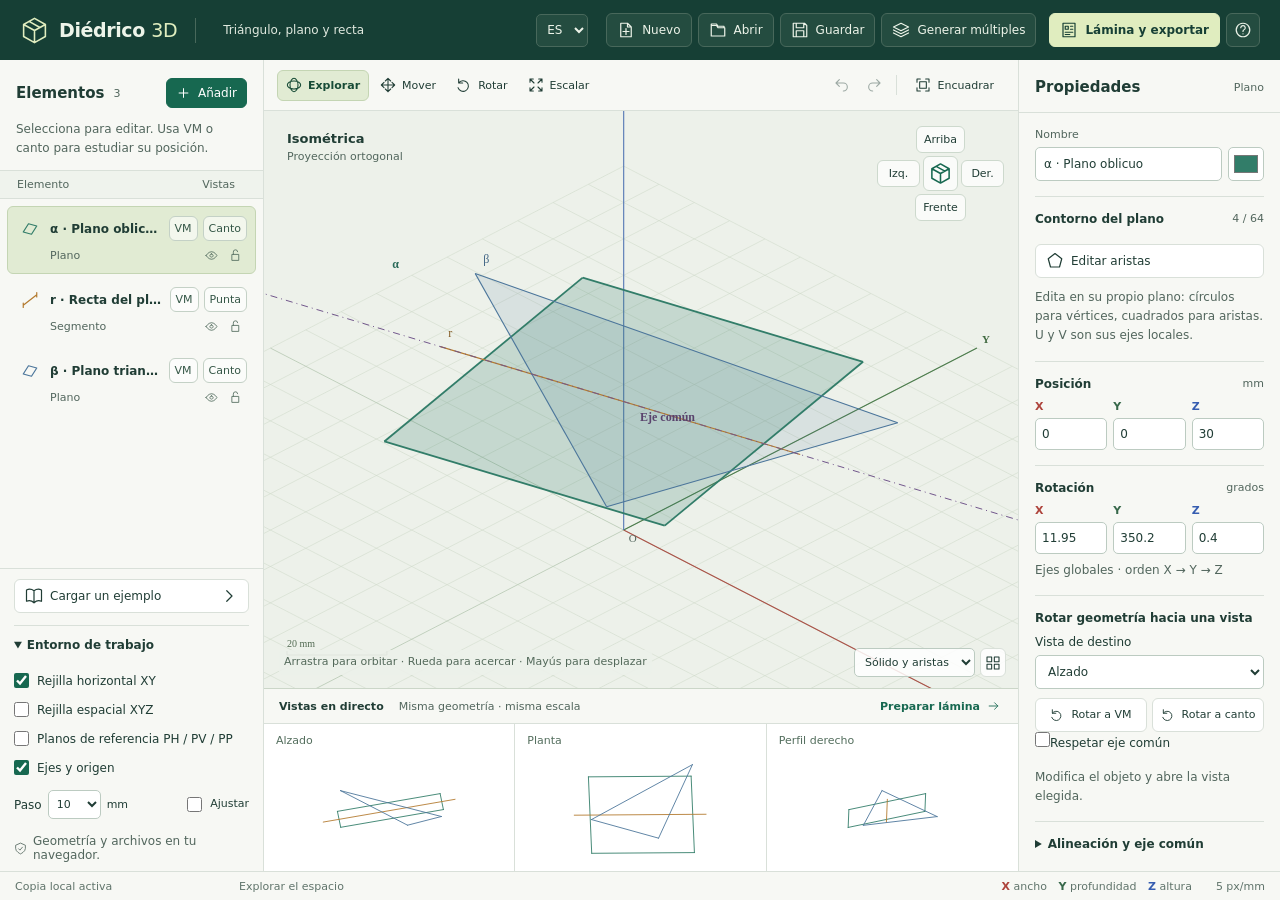
<file: diedrico/index.html>
<!doctype html>
<html lang="es">
<head>
  <meta charset="utf-8">
  <meta name="viewport" content="width=device-width,initial-scale=1,viewport-fit=cover">
  <meta name="theme-color" content="#163f35">
  <meta name="description" content="Editor local de geometría descriptiva: planos, rectas y sólidos en 3D, verdadera magnitud y láminas de proyecciones ortogonales.">
  <title>Diédrico 3D · Taller espacial</title>
  <link rel="icon" href="data:image/svg+xml,%3Csvg xmlns='http://www.w3.org/2000/svg' viewBox='0 0 64 64'%3E%3Crect width='64' height='64' rx='12' fill='%23151512'/%3E%3Cpath d='M18 16h12c15 0 22 6 22 16s-7 16-22 16H18V16Zm9 8v16h4c8 0 12-3 12-8s-4-8-12-8h-4Z' fill='%23e6b779'/%3E%3C/svg%3E">
  <link rel="stylesheet" href="style.css">
  <script defer src="i18n.js"></script>
  <script defer src="geometry.js"></script>
  <script defer src="sheet.js"></script>
  <script defer src="examples.js"></script>
  <script defer src="batch-geometry.js"></script>
  <script defer src="batch.js"></script>
  <script defer src="app.js"></script>
  <script defer src="batch-ui.js"></script>
  <script defer src="features.js"></script>
  <script defer src="geometry-editor.js"></script>
</head>
<body>
<a class="skip" href="#scene">Ir al espacio de dibujo</a>
<div class="app">
  <header class="topbar">
    <a id="hub-back" class="brand" href="../" title="Volver a la Caja de Herramientas"><span data-icon="cube"></span><span>Diédrico <b>3D</b></span></a>
    <span class="top-separator"></span>
    <label class="project-name"><span class="sr-only">Nombre del proyecto</span><input id="project-name" value="Triángulo, plano y recta" maxlength="100" autocomplete="off"></label>
    <label class="language-control"><span class="sr-only">Idioma</span><select id="language" aria-label="Idioma"><option value="es">ES</option><option value="ca">CA</option></select></label>
    <nav class="file-actions" aria-label="Archivo">
      <button id="new-btn" title="Nuevo ejercicio"><span data-icon="new"></span><span class="btn-label">Nuevo</span></button>
      <button id="open-btn" title="Abrir proyecto JSON"><span data-icon="folder"></span><span class="btn-label">Abrir</span></button>
      <button id="save-btn" title="Guardar proyecto · Ctrl+S"><span data-icon="save"></span><span class="btn-label">Guardar</span></button>
      <button id="batch-btn" title="Generar múltiples láminas" aria-label="Generar múltiples"><span data-icon="layers"></span><span class="btn-label">Generar múltiples</span></button>
      <button id="sheet-btn" class="primary-light" aria-label="Lámina y exportar"><span data-icon="sheet"></span><span>Lámina y exportar</span></button>
      <button id="help-btn" class="icon-only" aria-label="Ayuda y atajos"><span data-icon="help"></span></button>
    </nav>
  </header>
  <div class="mobile-nav"><button id="toggle-elements" aria-expanded="false"><span data-icon="layers"></span>Elementos</button><button id="toggle-properties" aria-expanded="false"><span data-icon="sliders"></span>Propiedades</button></div>
  <main class="workspace">
    <aside class="elements panel" id="elements-panel" aria-label="Elementos de la escena">
      <div class="panel-heading"><h1>Elementos</h1><span id="element-count" class="counter">0</span><button id="add-btn" class="primary add-button" popovertarget="add-menu"><span data-icon="plus"></span>Añadir</button></div>
      <p class="panel-hint">Selecciona para editar. Usa VM o canto para estudiar su posición.</p>
      <div class="list-columns"><span>Elemento</span><span>Vistas</span></div>
      <ul id="element-list" class="element-list"></ul>
      <div class="empty-list" id="empty-list" hidden><span data-icon="layers"></span><h2>Tu espacio, en blanco</h2><p>Añade un plano o un sólido para empezar a construir.</p><button popovertarget="add-menu">Añadir un elemento</button></div>
      <div class="left-bottom">
        <button id="example-btn" class="wide"><span data-icon="book"></span>Cargar un ejemplo<span data-icon="chevron"></span></button>
        <details class="environment" open>
          <summary>Entorno de trabajo</summary>
          <label class="check"><input id="grid-check" type="checkbox" checked>Rejilla horizontal XY</label>
          <label class="check"><input id="spatial-grid-check" type="checkbox">Rejilla espacial XYZ</label>
          <label class="check"><input id="references-check" type="checkbox">Planos de referencia PH / PV / PP</label>
          <label class="check"><input id="axes-check" type="checkbox" checked>Ejes y origen</label>
          <div class="row grid-options"><label for="grid-step">Paso</label><select id="grid-step"><option>1</option><option>2</option><option>5</option><option selected>10</option><option>20</option><option>50</option></select><span>mm</span><label class="check"><input id="snap-check" type="checkbox">Ajustar</label></div>
        </details>
        <p class="local-note"><span data-icon="shield"></span>Geometría y archivos en tu navegador.</p>
      </div>
    </aside>
    <section class="stage" aria-label="Espacio de dibujo">
      <div class="viewbar">
        <div class="segmented" role="group" aria-label="Modo de manipulación">
          <button data-mode="orbit" aria-pressed="true" title="Orbitar · V"><span data-icon="orbit"></span><span>Explorar</span></button>
          <button data-mode="move" aria-pressed="false" title="Mover · G"><span data-icon="move"></span><span>Mover</span></button>
          <button data-mode="rotate" aria-pressed="false" title="Rotar · R"><span data-icon="rotate"></span><span>Rotar</span></button>
          <button data-mode="scale" aria-pressed="false" title="Escalar · S"><span data-icon="scale"></span><span>Escalar</span></button>
        </div>
        <div class="viewbar-right"><button id="undo-btn" class="icon-only" title="Deshacer · Ctrl+Z" aria-label="Deshacer"><span data-icon="undo"></span></button><button id="redo-btn" class="icon-only" title="Rehacer · Ctrl+Mayús+Z" aria-label="Rehacer"><span data-icon="redo"></span></button><span class="divider"></span><button id="fit-btn" title="Encuadrar todo · F"><span data-icon="fit"></span><span class="fit-label">Encuadrar</span></button></div>
      </div>
      <div class="canvas-wrap" id="canvas-wrap">
        <canvas id="scene" tabindex="0" aria-label="Escena 3D. Arrastra para orbitar, rueda para acercar, Mayús y arrastrar para desplazar. Selecciona también mediante la lista de elementos."></canvas>
        <div class="scene-caption"><strong id="camera-label">Isométrica</strong><span>Proyección ortogonal</span></div>
        <div class="camera-pad" aria-label="Cámaras estándar"><button data-camera="top" title="Planta · arriba">Arriba</button><div><button data-camera="left" title="Perfil izquierdo">Izq.</button><button data-camera="iso" class="cube-view" title="Isométrica"><span data-icon="cube"></span></button><button data-camera="right" title="Perfil derecho">Der.</button></div><button data-camera="front" title="Alzado · frente">Frente</button></div>
        <div class="viewport-bottom"><span class="nav-hint" id="nav-hint">Arrastra para orbitar · Rueda para acercar · Mayús para desplazar</span><div class="render-options"><select id="render-mode" aria-label="Estilo de visualización"><option value="solid">Sólido y aristas</option><option value="transparent">Transparente</option><option value="wire">Alámbrico</option></select><button id="previews-btn" aria-pressed="true" title="Mostrar vistas ortogonales"><span data-icon="views"></span></button></div></div>
        <div id="selection-tag" class="selection-tag" hidden></div>
        <div id="shape-edit-hint" class="shape-edit-hint" hidden></div>
      </div>
      <section id="previews" class="previews" aria-label="Vistas ortogonales en directo">
        <div class="preview-head"><span>Vistas en directo</span><span class="preview-note">Misma geometría · misma escala</span><button id="preview-sheet-btn">Preparar lámina<span data-icon="arrow"></span></button></div>
        <div class="preview-grid"><button class="preview" data-camera="front"><span>Alzado</span><svg id="preview-front" aria-label="Proyección frontal"></svg></button><button class="preview" data-camera="top"><span>Planta</span><svg id="preview-top" aria-label="Proyección superior"></svg></button><button class="preview" data-camera="right"><span>Perfil derecho</span><svg id="preview-right" aria-label="Proyección lateral derecha"></svg></button></div>
      </section>
    </section>
    <aside class="properties panel" id="properties-panel" aria-label="Propiedades del elemento seleccionado">
      <div class="panel-heading"><h2>Propiedades</h2><span id="type-label" class="type-label">Plano</span></div>
      <div id="no-selection" class="no-selection" hidden><span data-icon="select"></span><h3>Selecciona un elemento</h3><p>Sus coordenadas, medidas y herramientas aparecerán aquí.</p></div>
      <div id="inspector">
        <div class="property-group name-group"><label for="entity-name">Nombre</label><div class="row"><input id="entity-name" maxlength="100" autocomplete="off"><input id="entity-color" type="color" aria-label="Color del elemento"></div></div>
        <div class="property-group shape-editor" id="line-editor" hidden>
          <h3>Longitud de recta <span>mm</span></h3>
          <form id="line-length-form"><div class="row"><input id="line-length" type="number" min="0.1" max="10000" step="any" aria-label="Longitud de recta" required><button type="submit">Aplicar</button></div></form>
          <label for="line-anchor">Mantener fijo</label><select id="line-anchor"><option value="center">Centro</option><option value="a">Extremo A</option><option value="b">Extremo B</option></select>
          <div class="shape-actions"><button id="line-half">Mitad</button><button id="line-double">Doble</button></div>
          <button id="line-edit-toggle" class="wide" aria-pressed="false"><span data-icon="move"></span>Arrastrar extremos</button>
          <p class="field-note">Los extremos se desplazan sobre la dirección de la recta. El otro extremo queda fijo.</p>
        </div>
        <div class="property-group shape-editor" id="plane-editor" hidden>
          <h3>Contorno del plano <span id="outline-count"></span></h3>
          <button id="outline-toggle" class="wide" aria-pressed="false"><span data-icon="polygon"></span>Editar aristas</button>
          <div id="outline-controls" hidden>
            <div class="shape-pickers"><label>Seleccionar<select id="outline-part"><option value="vertex">Vértice</option><option value="edge">Arista</option></select></label><label>Índice<select id="outline-index"></select></label></div>
            <form id="outline-position-form"><h4 id="outline-position-title">Posición del vértice</h4><div class="shape-coordinates"><label>U <span>mm</span><input id="outline-u" type="number" step="any" min="-10000" max="10000" required></label><label>V <span>mm</span><input id="outline-v" type="number" step="any" min="-10000" max="10000" required></label></div><button type="submit" id="outline-apply" class="wide">Mover a coordenadas</button></form>
            <div class="shape-actions"><button id="outline-split"><span data-icon="plus"></span>Dividir arista</button><button id="outline-delete" class="danger"><span data-icon="trash"></span>Eliminar vértice</button></div>
            <p class="field-note">Dividir añade un vértice en la arista seleccionada o después del vértice activo. Eliminar una arista une sus extremos en el punto medio.</p>
            <button id="outline-vm" class="wide"><span data-icon="plane"></span>Ver contorno en VM</button>
          </div>
          <p class="field-note">Edita en su propio plano: círculos para vértices, cuadrados para aristas. U y V son sus ejes locales.</p>
        </div>
        <p id="shape-error" class="shape-error" role="status" hidden></p>
        <div class="property-group"><h3>Posición <span>mm</span></h3><div class="xyz" id="position-fields"></div></div>
        <div class="property-group"><h3>Rotación <span>grados</span></h3><div class="xyz" id="rotation-fields"></div><p class="field-note">Ejes globales · orden X → Y → Z</p></div>
        <div class="property-group" id="orient-group"><h3>Rotar geometría hacia una vista</h3><label for="target-view">Vista de destino</label><select id="target-view"><option value="front">Alzado</option><option value="top">Planta</option><option value="right">Perfil derecho</option><option value="left">Perfil izquierdo</option></select><div class="orient-buttons"><button id="orient-vm-btn"><span data-icon="rotate"></span>Rotar a VM</button><button id="orient-edge-btn"><span data-icon="rotate"></span>Rotar a canto</button></div><label class="check"><input id="orient-use-axis" type="checkbox" disabled>Respetar eje común</label><p class="field-note" id="orient-note">Modifica el objeto y abre la vista elegida.</p></div>
        <details class="property-group" id="alignment-group"><summary>Alineación y eje común</summary><label for="align-reference">Elemento de referencia</label><select id="align-reference"></select><label for="align-kind">Alineación</label><select id="align-kind"><option value="reference">Eje X local de la referencia</option><option value="normal">Normal del plano de referencia</option><option value="center">Mismo centro</option><option value="x">Centros sobre X global</option><option value="y">Centros sobre Y global</option><option value="z">Centros sobre Z global</option><option value="intersection">Intersección de los dos planos</option></select><label class="check"><input id="align-orientation" type="checkbox" checked>Orientar también el elemento</label><p class="field-note" id="align-note">Los planos contendrán el eje; las rectas quedarán sobre él. En sólidos se alinea el eje local Z.</p><button id="align-btn" class="wide"><span data-icon="intersect"></span>Alinear y definir eje</button><p id="align-result" class="field-note" role="status"></p></details>
        <details class="property-group" id="common-axis-group"><summary>Girar sobre el eje común</summary><p id="common-axis-info" class="field-note">Define un eje en Alineación y eje común.</p><div id="axis-controls" hidden><div class="axis-members" id="axis-members"></div><div class="row axis-angle-row"><label for="axis-angle">Ángulo</label><input id="axis-angle" type="number" min="-360" max="360" step="5" value="15"><span>°</span><button id="axis-rotate-btn">Girar conjunto</button></div><button id="axis-line-btn" class="wide"><span data-icon="line"></span>Crear recta del eje</button><button id="axis-clear-btn" class="wide">Quitar eje común</button><p class="field-note">El eje queda fijo en el espacio. Vuelve a definirlo si mueves las referencias.</p></div></details>
        <div class="property-group" id="size-group"><h3>Dimensiones <span>mm</span></h3><div class="xyz" id="size-fields"></div><label id="sides-wrap" class="sides-wrap" hidden>Lados<input id="entity-sides" type="number" min="3" max="24" step="1" value="6"></label><div class="row scale-row"><label for="scale-factor">Escala uniforme</label><input id="scale-factor" type="number" min="0.01" max="100" step="0.1" value="1"><button id="apply-scale" title="Multiplicar dimensiones por este factor">Aplicar</button></div></div>
        <div class="property-group" id="study-group"><h3>Estudiar elemento</h3><div class="row"><button id="vm-btn" class="study-btn"><span data-icon="plane"></span>Verdadera magnitud</button><button id="edge-btn" class="study-btn"><span data-icon="line"></span>De canto</button></div><p id="study-note" class="field-note"></p><div id="plane-info" class="geometry-info"></div></div>
        <details class="property-group"><summary>Construcciones auxiliares</summary><p class="field-note">Con el elemento seleccionado y una segunda referencia.</p><label for="reference-entity">Segundo elemento</label><select id="reference-entity"></select><button id="intersection-btn" class="wide"><span data-icon="intersect"></span>Calcular intersección</button><button id="normal-btn" class="wide"><span data-icon="normal"></span>Crear normal al plano</button><p id="intersection-result" class="field-note" role="status"></p></details>
        <div class="property-group entity-actions"><button id="duplicate-btn"><span data-icon="copy"></span>Duplicar</button><button id="delete-btn" class="danger"><span data-icon="trash"></span>Eliminar</button></div>
      </div>
    </aside>
  </main>
  <footer class="statusbar"><span id="save-status" role="status">Copia local activa</span><span id="action-status">Listo para explorar</span><span class="axis-key"><b class="axis-x">X</b> ancho <b class="axis-y">Y</b> profundidad <b class="axis-z">Z</b> altura</span><span id="scale-status">mm</span></footer>
</div>
<div id="add-menu" popover="auto" class="add-menu"><h2>Añadir al espacio</h2><div class="add-grid" id="add-grid"></div><div class="exact-actions"><button data-create="line-points"><span data-icon="line"></span>Segmento por 2 puntos</button><button data-create="plane-points"><span data-icon="plane"></span>Plano por 3 puntos</button></div></div>
<dialog id="points-dialog"><form id="points-form"><div class="dialog-head"><h2 id="points-title">Segmento por dos puntos</h2><button type="button" class="icon-only" data-close="points-dialog" aria-label="Cerrar"><span data-icon="close"></span></button></div><p class="dialog-intro">Introduce las coordenadas en milímetros.</p><div id="point-inputs"></div><p id="points-error" class="error" role="alert"></p><div class="dialog-footer"><button type="button" data-close="points-dialog">Cancelar</button><button type="submit" class="primary">Crear elemento</button></div></form></dialog>
<dialog id="examples-dialog"><div class="dialog-head"><h2>Ejercicios de partida</h2><button class="icon-only" data-close="examples-dialog" aria-label="Cerrar"><span data-icon="close"></span></button></div><p class="dialog-intro">Sustituye la escena actual. Puedes recuperar el cambio con Deshacer.</p><div class="example-list" id="examples-list"></div></dialog>
<dialog id="help-dialog"><div class="dialog-head"><h2>Un taller de geometría descriptiva</h2><button class="icon-only" data-close="help-dialog" aria-label="Cerrar"><span data-icon="close"></span></button></div><div class="help-content"><p>Crea geometría en el espacio y observa cómo se transforma en sus vistas. Todas las medidas se expresan en <strong>milímetros</strong>.</p><h3>Navegación y transformación</h3><p>Arrastra el fondo para orbitar. Usa la rueda o una pinza con dos dedos para acercar. Mayús + arrastrar, botón central o dos dedos desplazan la cámara.</p><p>Selecciona un objeto y elige Mover, Rotar o Escalar. Arrastra un eje del manipulador para actuar sobre ese eje; arrastra el objeto para moverlo en el plano de la pantalla, rotarlo sobre Z o escalarlo uniformemente. Los campos de propiedades permiten valores exactos. Con Ajustar activo, el movimiento sigue la rejilla y la rotación usa pasos de 15°.</p><h3>Rectas y contornos editables</h3><p>En Longitud de recta puedes introducir una medida, usar Mitad o Doble y mantener fijo el centro, A o B. Arrastrar extremos abre su vista VM; mueve A o B sobre su dirección conservando el otro extremo.</p><p>En un plano, Editar aristas abre su vista VM. Arrastra un círculo para mover un vértice o una arista para mover sus dos extremos. También puedes elegir el índice e introducir U y V en sus ejes locales. Dividir arista añade un vértice intermedio. Eliminar vértice conecta sus vecinos; Eliminar arista fusiona sus extremos en el punto medio. El contorno se mantiene cerrado, entre 3 y 64 vértices, y rechaza cruces o solapamientos. Escape termina la edición; Suprimir elimina la parte activa. Deshacer recupera cada cambio.</p><h3>VM y canto</h3><p>En un plano, <strong>VM</strong> coloca la cámara en su normal y permite ver su verdadera magnitud. <strong>Canto</strong> mira en una dirección contenida en el plano y lo proyecta como una recta. En un segmento, VM lo muestra en longitud real y Punta lo muestra como un punto.</p><h3>Proyecciones y límites</h3><p>Las láminas usan proyección ortogonal y el sistema europeo (primer diedro). La planta se sitúa bajo el alzado; el perfil derecho, a su izquierda. Las aristas ocultas se calculan contra las caras opacas de los sólidos. Los planos auxiliares, círculos y polígonos planos no ocultan otros elementos.</p><p>Círculos: 96 segmentos. Conos y cilindros: 64 divisiones. Son aproximaciones poligonales; la exportación conserva esa precisión. Los planos se dibujan como parches finitos; sus ecuaciones e intersecciones consideran el plano infinito. Las intersecciones auxiliares se crean como geometría independiente y no se actualizan al mover las referencias.</p><h3>Alinear y girar geometría</h3><p>En Propiedades, Alineación y eje común permite elegir una referencia. Su eje X local puede compartirse entre dos planos, una recta y un plano, o sólidos. También puedes usar la intersección real de dos planos como bisagra. Marca los elementos del conjunto y aplica un ángulo para girarlos alrededor de ese eje fijo.</p><p>Rotar a VM o a canto/punta modifica la orientación del objeto respecto a planta, alzado o perfil. Con Respetar eje común, el giro se realiza alrededor de ese eje; si la posición es imposible se avisa y la geometría se conserva. En sólidos se orienta su cara local XY. Los botones VM/Canto de la lista solo orientan la cámara.</p><p>El selector ES / CA traduce los controles, la ayuda, los mensajes y los títulos de la lámina. Los nombres escritos por ti se conservan.</p><h3>Pie de lámina y correspondencias</h3><p>En Lámina y exportar puedes cambiar el título y la nota del pie, ocultar sus datos de escala y formato o quitar todo el pie. El texto se ajusta al ancho y el espacio libre se aprovecha para las vistas. Las líneas de correspondencia unen puntos homólogos entre alzado, planta y perfiles; una guía de 45° traslada la profundidad a los perfiles.</p><h3>Títulos y trazos parciales</h3><p>En Presentación puedes ocultar los títulos y activar por separado el modo parcial de rectas o planos. En cada vista se eliminan los tramos que caen dentro de la proyección de otro plano y se amplían los huecos alrededor de los cruces. Los extremos que quedan dentro de un plano se representan con puntos; una arista totalmente interior deja un punto en cada extremo. Separación en cruces regula el hueco adicional en milímetros de la lámina.</p><h3>Atajos</h3><dl class="shortcuts"><dt>V / G / R / S</dt><dd>Explorar / Mover / Rotar / Escalar</dd><dt>F / Escape</dt><dd>Encuadrar / cancelar gesto o selección</dd><dt>Suprimir / Ctrl+D</dt><dd>Eliminar / duplicar elemento</dd><dt>Ctrl+Z / Ctrl+Mayús+Z</dt><dd>Deshacer / rehacer</dd><dt>Ctrl+S / Ctrl+O</dt><dd>Guardar / abrir proyecto</dd></dl><p>El guardado automático conserva una copia en este navegador. Para conservar o compartir un ejercicio, usa <strong>Guardar</strong>. SVG conserva vectores; PNG genera una imagen; PDF se obtiene con Imprimir / Guardar como PDF.</p><p class="field-note">Convención de vistas: <a href="https://www.educa2.madrid.org/web/curso_dibujo-tecnico/vistas-diedricas/-/visor/vistas-en-sistema-europeo" target="_blank" rel="noopener noreferrer">recurso educativo de EducaMadrid</a>.</p></div></dialog>
<dialog id="sheet-dialog" class="sheet-dialog"><div class="dialog-head"><div><h2>Preparar lámina</h2><p>Elige las vistas que necesitas para el ejercicio.</p></div><button class="icon-only" data-close="sheet-dialog" aria-label="Cerrar lámina"><span data-icon="close"></span></button></div><div class="sheet-body"><aside class="sheet-controls"><h3>Vistas ortogonales</h3><div id="sheet-views" class="sheet-views"></div><h3>Presentación</h3><label class="check"><input id="sheet-view-titles" type="checkbox">Títulos de las vistas</label><label class="check"><input id="sheet-view-frames" type="checkbox" checked>Marcos de las vistas</label><label class="check"><input id="sheet-hidden" type="checkbox" checked>Aristas ocultas a trazos</label><label class="check"><input id="sheet-colors" type="checkbox">Colores de los elementos</label><label class="check"><input id="sheet-labels" type="checkbox">Nombres de los elementos</label><label class="check"><input id="sheet-point-labels" type="checkbox" checked>Letras de puntos (A, A')</label><p class="field-note">A en planta, A' en alzado; la misma letra identifica el mismo punto.</p><label class="check"><input id="sheet-partial-lines" type="checkbox" checked>Rectas con trazos parciales</label><label class="check"><input id="sheet-partial-planes" type="checkbox" checked>Planos con aristas parciales</label><div id="sheet-partial-controls" class="partial-options"><label for="sheet-partial-gap">Separación en cruces<output id="sheet-partial-value" for="sheet-partial-gap">6 mm</output></label><input id="sheet-partial-gap" type="range" min="0" max="10" step="0.5" value="6"></div><label class="check"><input id="sheet-grid" type="checkbox">Cuadrícula en cada vista</label><label class="check"><input id="sheet-projectors" type="checkbox">Líneas de correspondencia</label><label class="check"><input id="sheet-selected" type="checkbox">Solo elemento seleccionado</label><label class="stack">Escala<select id="sheet-scale"><option value="auto">Ajustar al papel</option><option value="2">2:1</option><option value="1">1:1</option><option value="0.5">1:2</option><option value="0.2">1:5</option><option value="0.1">1:10</option></select></label><label class="stack">Formato<select id="sheet-format"><option value="a4">A4 horizontal · 297 × 210 mm</option><option value="a3">A3 horizontal · 420 × 297 mm</option></select></label><h3>Pie de página</h3><label class="check"><input id="sheet-footer" type="checkbox">Mostrar pie de página</label><fieldset id="sheet-footer-fields" class="footer-options" hidden disabled><label class="stack">Título del pie<input id="sheet-footer-title" type="text" maxlength="100" autocomplete="off"></label><label class="stack">Nota del pie<textarea id="sheet-footer-note" maxlength="180" rows="3"></textarea></label><label class="check"><input id="sheet-footer-details" type="checkbox" checked>Mostrar escala y formato</label><button type="button" id="sheet-footer-reset">Restablecer pie</button></fieldset><p class="field-note">Si el navegador añade fecha o URL al imprimir, desactiva sus encabezados y pies de página.</p><p class="field-note">Sistema europeo · primer diedro. Misma escala para todas las vistas.</p><p id="sheet-warning" class="error" role="status"></p><div class="export-buttons"><button id="svg-btn" class="primary"><span data-icon="export"></span>Exportar SVG</button><button id="png-btn"><span data-icon="image"></span>Exportar PNG</button><button id="print-btn"><span data-icon="print"></span>Imprimir / PDF</button><button id="sheet-batch-btn"><span data-icon="layers"></span>Generar múltiples</button></div></aside><div class="sheet-preview" id="sheet-preview" aria-label="Vista previa de la lámina"></div></div></dialog>
<dialog id="batch-dialog" class="batch-dialog" aria-labelledby="batch-title" aria-describedby="batch-intro">
  <div class="dialog-head"><div><h2 id="batch-title">Generar múltiples</h2><p id="batch-intro">Láminas aleatorias con la configuración actual de exportación.</p></div><button type="button" class="icon-only" data-close="batch-dialog" aria-label="Cerrar"><span data-icon="close"></span></button></div>
  <form id="batch-form">
    <fieldset id="batch-fields" class="batch-fields">
      <label class="stack batch-quantity">Número de láminas<input id="batch-quantity" type="number" min="1" max="100" step="1" value="10" required></label>
      <table class="batch-ranges"><caption>Elementos por lámina</caption><thead><tr><th scope="col">Cantidad</th><th scope="col">Mínimo</th><th scope="col">Máximo</th></tr></thead><tbody>
        <tr><th scope="row">Total de elementos</th><td><input id="batch-total-min" aria-label="Total de elementos mínimo" type="number" min="1" max="120" step="1" value="2" required></td><td><input id="batch-total-max" aria-label="Total de elementos máximo" type="number" min="1" max="120" step="1" value="6" required></td></tr>
        <tr><th scope="row">Planos</th><td><input id="batch-planes-min" aria-label="Planos mínimo" type="number" min="0" max="120" step="1" value="1" required></td><td><input id="batch-planes-max" aria-label="Planos máximo" type="number" min="0" max="120" step="1" value="3" required></td></tr>
        <tr><th scope="row">Rectas</th><td><input id="batch-lines-min" aria-label="Rectas mínimo" type="number" min="0" max="120" step="1" value="1" required></td><td><input id="batch-lines-max" aria-label="Rectas máximo" type="number" min="0" max="120" step="1" value="3" required></td></tr>
        <tr><th scope="row">Sólidos 3D</th><td><input id="batch-solids-min" aria-label="Sólidos 3D mínimo" type="number" min="0" max="120" step="1" value="0" required></td><td><input id="batch-solids-max" aria-label="Sólidos 3D máximo" type="number" min="0" max="120" step="1" value="0" required></td></tr>
      </tbody></table>
      <p class="field-note">El total es la suma de planos, rectas y sólidos. Usa 0–0 para excluir un tipo.</p>
      <p class="field-note">Se varían posiciones y orientaciones. Se reutilizan medidas, contornos y colores de la escena cuando existen.</p>
      <div class="batch-constraints">
        <label class="check"><input id="batch-connected" type="checkbox">Forzar cruces y un único conjunto conectado</label>
        <p class="field-note">Cada elemento cruza al menos a otro en el espacio. Se admite una cadena T1–T2–T3–T4, sin grupos separados.</p>
        <label class="check"><input id="batch-outside-vertices" type="checkbox">Vértices fuera de otros planos</label><p class="field-note">Ningún vértice queda dentro de la proyección de otro plano en las vistas elegidas. Se permiten cruces de aristas.</p>
        <label class="check"><input id="batch-infinite-lines" type="checkbox">Recta infinita</label>
        <p class="field-note">Extremos correspondientes en todas las vistas, con al menos 8 mm de margen visible.</p>
      </div>
      <div class="batch-settings"><p id="batch-config"></p><button type="button" id="batch-settings-btn">Configurar lámina</button></div>
      <p id="batch-selection-note" class="field-note" hidden>El lote incluye todos los elementos generados; «Solo elemento seleccionado» se aplica a la exportación individual.</p>
      <p class="field-note">Genera y revisa las láminas; después elige ZIP SVG, ZIP PNG o ZIP JSON.</p>
    </fieldset>
    <p id="batch-error" class="error batch-message" role="alert"></p>
    <p id="batch-status" class="batch-message" role="status" aria-live="polite"></p>
    <progress id="batch-progress" max="10" value="0" aria-label="Láminas generadas" hidden></progress>
    <div id="batch-results" class="batch-results" hidden><div class="batch-preview-nav"><button type="button" id="batch-prev" aria-label="Lámina anterior">←</button><span id="batch-page"></span><button type="button" id="batch-next" aria-label="Lámina siguiente">→</button></div><div id="batch-preview" class="batch-preview" aria-label="Vista previa de la lámina"></div></div>
    <div class="dialog-footer"><button type="button" id="batch-cancel" hidden>Cancelar</button><button type="button" id="batch-download-svg" hidden>ZIP SVG</button><button type="button" id="batch-download-png" hidden>ZIP PNG</button><button type="button" id="batch-download-json" hidden>ZIP JSON</button><button type="button" id="batch-print" hidden>Imprimir / PDF</button><button type="submit" id="batch-generate" class="primary">Generar</button></div>
  </form>
</dialog>
<dialog id="confirm-dialog"><form method="dialog"><div class="dialog-head"><h2 id="confirm-title">Crear nuevo ejercicio</h2></div><p id="confirm-text" class="dialog-intro">Guarda el proyecto si quieres conservarlo como archivo.</p><div class="dialog-footer"><button value="cancel">Cancelar</button><button value="ok" class="primary">Continuar</button></div></form></dialog>
<input id="file-input" type="file" accept=".json,application/json" hidden>
<div id="toast" class="toast" role="status" hidden></div>
<div id="print-area"></div>
<noscript><p>Diédrico necesita JavaScript para calcular y dibujar la geometría. Actívalo para usar el editor.</p></noscript>
</body>
</html>
</file>
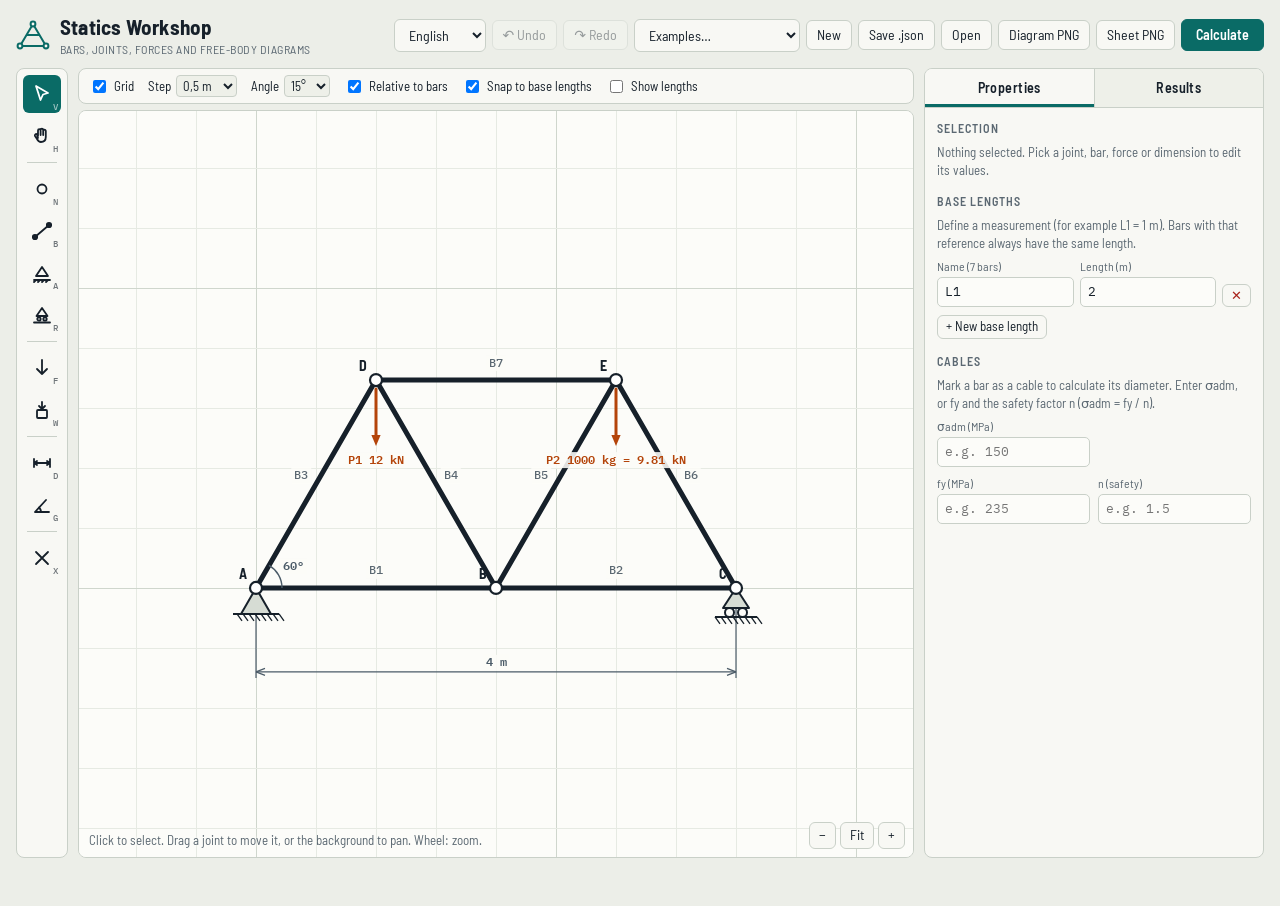
<file: estatica_maquina/index.html>
<!doctype html><html><head><meta charset=utf8><meta name=viewport content="width=device-width,initial-scale=1,viewport-fit=cover"><style>:root{color-scheme:light;box-sizing:border-box;padding-top:env(safe-area-inset-top,0px);padding-bottom:env(safe-area-inset-bottom,0px)}html{scroll-padding-top:env(safe-area-inset-top,0px)}body{margin:0;padding:0;font:14px -apple-system,BlinkMacSystemFont,sans-serif;background:#fff;color:#000}img{max-width:100%}[hidden]:not([hidden=until-found i]){display:none!important}</style></head><body>
<meta name="claude:viewport-fit-sides" content="cover">
<title>Taller de Estática</title>
<link rel="preconnect" href="https://fonts.googleapis.com">
<link rel="preconnect" href="https://fonts.gstatic.com" crossorigin>
<link href="https://fonts.googleapis.com/css2?family=Barlow+Semi+Condensed:wght@400;500;600;700&family=IBM+Plex+Mono:wght@400;500;600&display=swap" rel="stylesheet">
<style>
/* Concepto: mesa de dibujo técnico. Papel cuadriculado, tinta oscura, fuerzas en naranja, reacciones en verde azulado. Herramientas a la izquierda, propiedades a la derecha. */
:root{
  --bg:#ECEEE8; --panel:#F8F8F4; --panel2:#EEF0E9; --ink:#16202A; --muted:#5B6872; --line:#C9D0C8;
  --accent:#0A6B66; --accent-ink:#FFFFFF; --accent-soft:#D6EBE8;
  --cv-bg:#FCFCF9; --grid:#E6EAE3; --grid-major:#CFD6CD;
  --load:#B4440A; --react:#0A7A72; --tension:#1D4ED8; --compress:#C81E1E; --sel:#E59A00; --dim:#4B5B68;
  --node-fill:#FFFFFF; --support:#D6DCD4;
  --ok:#14663C; --ok-bg:#DDF2E4; --warn:#8A5200; --warn-bg:#FFF1CF; --bad:#A8231B; --bad-bg:#FCE3DF;
  --font-ui:"Barlow Semi Condensed","Arial Narrow",system-ui,sans-serif;
  --font-num:"IBM Plex Mono",ui-monospace,Menlo,Consolas,monospace;
}
@media (prefers-color-scheme: dark){:root:not([data-theme="light"]){
  --bg:#0E151B; --panel:#151F27; --panel2:#1B2731; --ink:#E5ECF1; --muted:#97A5B0; --line:#2B3A46;
  --accent:#3CC4B9; --accent-ink:#06201E; --accent-soft:#17383A;
  --cv-bg:#111A21; --grid:#1A2630; --grid-major:#26343F;
  --load:#FB923C; --react:#2DD4BF; --tension:#6AA6FF; --compress:#FF7B7B; --sel:#FACC15; --dim:#A9B8C4;
  --node-fill:#111A21; --support:#2B3A46;
  --ok:#6EE7A0; --ok-bg:#12301F; --warn:#FFD27A; --warn-bg:#3A2A0B; --bad:#FF9C93; --bad-bg:#401A17; color-scheme:dark}}
:root[data-theme="dark"]{
  --bg:#0E151B; --panel:#151F27; --panel2:#1B2731; --ink:#E5ECF1; --muted:#97A5B0; --line:#2B3A46;
  --accent:#3CC4B9; --accent-ink:#06201E; --accent-soft:#17383A;
  --cv-bg:#111A21; --grid:#1A2630; --grid-major:#26343F;
  --load:#FB923C; --react:#2DD4BF; --tension:#6AA6FF; --compress:#FF7B7B; --sel:#FACC15; --dim:#A9B8C4;
  --node-fill:#111A21; --support:#2B3A46;
  --ok:#6EE7A0; --ok-bg:#12301F; --warn:#FFD27A; --warn-bg:#3A2A0B; --bad:#FF9C93; --bad-bg:#401A17; color-scheme:dark}

*{box-sizing:border-box}
html,body{margin:0}
body{background:var(--bg);color:var(--ink);font:14px/1.4 var(--font-ui);
  padding-left:max(16px,env(safe-area-inset-left,0px));padding-right:max(16px,env(safe-area-inset-right,0px));padding-block:12px 48px}
button,input,select,textarea{font:inherit;color:inherit}
:focus-visible{outline:2px solid var(--accent);outline-offset:2px}

.top{display:flex;flex-wrap:wrap;align-items:center;justify-content:space-between;gap:10px 16px;margin-bottom:10px}
.brand{display:flex;align-items:center;gap:10px;min-width:0}
.brand svg{flex:none;color:var(--accent)}
.brand h1{margin:0;font-size:21px;font-weight:700;letter-spacing:.01em;text-wrap:balance}
.brand small{display:block;color:var(--muted);font-size:12px;letter-spacing:.04em;text-transform:uppercase}
.actions{display:flex;flex-wrap:wrap;gap:6px;align-items:center}
.btn{display:inline-flex;align-items:center;gap:6px;border:1px solid var(--line);background:var(--panel);border-radius:6px;padding:6px 10px;cursor:pointer;line-height:1.2;white-space:nowrap}
.btn:hover{border-color:var(--accent)}
.btn:disabled{opacity:.4;cursor:default}
.btn.primary{background:var(--accent);border-color:var(--accent);color:var(--accent-ink);font-weight:600;padding:7px 14px}
.btn.small{padding:3px 8px;font-size:13px}
.btn.danger{color:var(--bad)}
select.btn{padding-right:4px}

.work{display:grid;grid-template-columns:52px minmax(0,1fr) 340px;gap:10px;height:clamp(540px,calc(100svh - 110px),880px)}
.tools{display:flex;flex-direction:column;gap:4px;background:var(--panel);border:1px solid var(--line);border-radius:8px;padding:6px;overflow-y:auto}
.tool{position:relative;width:38px;height:38px;flex:none;display:grid;place-items:center;border:1px solid transparent;border-radius:6px;background:none;cursor:pointer;color:var(--ink)}
.tool:hover{background:var(--panel2)}
.tool[aria-pressed="true"]{background:var(--accent);color:var(--accent-ink)}
.tool kbd{position:absolute;right:2px;bottom:0;font:500 9px var(--font-num);opacity:.6}
.tsep{height:1px;background:var(--line);margin:3px 4px;flex:none}

.stage{display:flex;flex-direction:column;min-width:0;min-height:0;gap:6px}
.snapbar{display:flex;flex-wrap:wrap;gap:6px 14px;align-items:center;background:var(--panel);border:1px solid var(--line);border-radius:8px;padding:6px 10px;font-size:13px}
.snapbar label{display:inline-flex;align-items:center;gap:5px;white-space:nowrap}
.snapbar select{border:1px solid var(--line);background:var(--panel2);border-radius:4px;padding:1px 2px}
.canvas-wrap{position:relative;flex:1;min-height:340px;border:1px solid var(--line);border-radius:8px;overflow:hidden;background:var(--cv-bg)}
#cv{display:block;width:100%;height:100%;touch-action:none;cursor:crosshair}
.hint{position:absolute;left:10px;bottom:8px;right:120px;pointer-events:none;font-size:13px;color:var(--muted);text-shadow:0 0 4px var(--cv-bg),0 0 4px var(--cv-bg)}
.zoom{position:absolute;right:8px;bottom:8px;display:flex;gap:4px}
.zoom .btn{padding:4px 9px}
.toast{position:absolute;left:50%;top:10px;transform:translateX(-50%);max-width:90%;padding:7px 12px;border-radius:6px;background:var(--ink);color:var(--bg);font-size:13px;pointer-events:none;opacity:0;transition:opacity .2s}
.toast.show{opacity:.96}

.side{display:flex;flex-direction:column;min-height:0;background:var(--panel);border:1px solid var(--line);border-radius:8px;overflow:hidden}
.tabs{display:flex;border-bottom:1px solid var(--line);flex:none}
.tab{flex:1;padding:9px 6px;border:0;background:var(--panel2);cursor:pointer;font-weight:600;letter-spacing:.03em;border-right:1px solid var(--line)}
.tab:last-child{border-right:0}
.tab[aria-selected="true"]{background:var(--panel);box-shadow:inset 0 -3px 0 var(--accent)}
.pane{flex:1;overflow-y:auto;padding:12px;display:flex;flex-direction:column;gap:14px;min-height:0}
.pane[hidden]{display:none}
.sec h3{margin:0 0 6px;font-size:12px;letter-spacing:.08em;text-transform:uppercase;color:var(--muted);font-weight:600}
.row{display:grid;grid-template-columns:1fr 1fr;gap:8px}
.f{display:flex;flex-direction:column;gap:2px;min-width:0}
.f>span{font-size:12px;color:var(--muted)}
.f input,.f select,.f textarea{width:100%;min-width:0;border:1px solid var(--line);background:var(--cv-bg);border-radius:5px;padding:5px 7px;font-family:var(--font-num);font-size:13px}
.f textarea{font-family:var(--font-ui);font-size:14px;resize:vertical}
.f.chk{flex-direction:row;align-items:center;gap:6px}
.f.chk span{font-size:14px;color:var(--ink)}
.f.chk input{width:auto}
.btns{display:flex;flex-wrap:wrap;gap:6px}
.empty{color:var(--muted);font-size:13px;margin:0}
.glist{display:flex;flex-direction:column;gap:6px}
.grow{display:grid;grid-template-columns:minmax(0,1fr) minmax(0,1fr) auto;gap:6px;align-items:end}
.card{border:1px solid var(--line);border-radius:6px;background:var(--panel2);padding:9px 10px}
.card.stmt{font-size:14.5px;line-height:1.5;white-space:pre-wrap;background:var(--cv-bg)}
.msg{border-radius:6px;padding:7px 10px;font-size:13.5px}
.msg.ok{background:var(--ok-bg);color:var(--ok)}
.msg.warn{background:var(--warn-bg);color:var(--warn)}
.msg.bad{background:var(--bad-bg);color:var(--bad)}
.msgs{display:flex;flex-direction:column;gap:6px}
.msg ul{margin:4px 0 0;padding-left:18px}
.badge{display:inline-block;padding:2px 8px;border-radius:99px;font-size:12px;font-weight:600;letter-spacing:.04em;text-transform:uppercase}
.badge.ok{background:var(--ok-bg);color:var(--ok)}
.badge.warn{background:var(--warn-bg);color:var(--warn)}
.badge.bad{background:var(--bad-bg);color:var(--bad)}
table.res{width:100%;border-collapse:collapse;font-size:13px}
table.res th{text-align:left;font-size:11px;letter-spacing:.06em;text-transform:uppercase;color:var(--muted);font-weight:600;padding:3px 4px;border-bottom:1px solid var(--line)}
table.res td{padding:4px;border-bottom:1px solid var(--line);font-family:var(--font-num);font-variant-numeric:tabular-nums}
.tc{font-family:var(--font-ui);font-weight:700;font-size:12px}
.tc.t{color:var(--tension)}.tc.c{color:var(--compress)}
.answer{font-family:var(--font-num);font-size:13px;line-height:1.7}
.answer b{font-family:var(--font-ui);font-size:14px}

.results{margin-top:18px}
.results h2{margin:0 0 4px;font-size:19px}
.results p.lead{margin:0 0 12px;color:var(--muted);max-width:70ch}
.fbd-sub{margin:18px 0 8px;font-size:12px;letter-spacing:.08em;text-transform:uppercase;color:var(--muted)}
.fbd-grid{display:grid;grid-template-columns:repeat(auto-fill,minmax(240px,1fr));gap:10px}
.fbd-grid.wide{grid-template-columns:repeat(auto-fill,minmax(min(100%,520px),1fr))}
.fbd-card{border:1px solid var(--line);border-radius:8px;overflow:hidden;background:var(--cv-bg);min-width:0}
.fbd-card canvas{display:block;width:100%;height:auto}

.modal{position:fixed;inset:0;z-index:20;background:rgba(10,16,20,.72);display:grid;place-items:center;padding:16px}
.modal[hidden]{display:none}
.modal .box{background:var(--panel);border:1px solid var(--line);border-radius:10px;max-width:min(960px,100%);max-height:100%;overflow:auto;padding:14px;display:flex;flex-direction:column;gap:10px}
.modal img{max-width:100%;height:auto;background:#fff;border-radius:4px}
.modal textarea{width:100%;min-height:200px;font-family:var(--font-num);font-size:12px}

@media (max-width:900px){
  .work{grid-template-columns:minmax(0,1fr);height:auto}
  .tools{flex-direction:row;overflow-x:auto;overflow-y:hidden}
  .tsep{width:1px;height:auto;margin:4px 3px}
  .canvas-wrap{flex:none;height:min(62svh,560px);min-height:360px}
  .side{max-height:none}
  .pane{overflow:visible}
  .hint{right:100px}
}
@media (prefers-reduced-motion:reduce){.toast{transition:none}}
</style>

<header class="top">
  <div class="brand">
    <svg width="34" height="34" viewBox="0 0 34 34" fill="none" stroke="currentColor" stroke-width="2" stroke-linejoin="round" aria-hidden="true"><path d="M4 28 17 6l13 22Z"/><path d="M10.5 17h13M4 28h26"/><circle cx="17" cy="6" r="2.4" fill="var(--panel)"/><circle cx="4" cy="28" r="2.4" fill="var(--panel)"/><circle cx="30" cy="28" r="2.4" fill="var(--panel)"/></svg>
    <div><h1>Taller de Estática</h1><small>Barras, nudos, fuerzas y sólidos libres</small></div>
  </div>
  <div class="actions">
    <select class="btn" id="lang" aria-label="Idioma" data-notr><option value="es">Castellano</option><option value="ca">Català</option><option value="en">English</option></select>
    <button class="btn" id="undo" title="Deshacer (Ctrl+Z)">↶ Deshacer</button>
    <button class="btn" id="redo" title="Rehacer (Ctrl+Y)">↷ Rehacer</button>
    <select class="btn" id="examples" aria-label="Ejemplos">
      <option value="">Ejemplos…</option>
      <option value="warren">Cercha Warren (7 barras)</option>
      <option value="grua">Pescante con cable</option>
      <option value="triangulo">Triángulo equilátero</option>
      <option value="hiper">Hiperestática (aviso)</option>
    </select>
    <button class="btn" id="btnNew">Nuevo</button>
    <button class="btn" id="btnSave">Guardar .json</button>
    <button class="btn" id="btnOpen">Abrir</button>
    <input type="file" id="fileIn" accept=".json,application/json" hidden>
    <button class="btn" id="btnPng">PNG del esquema</button>
    <button class="btn" id="btnSheet">PNG de la hoja</button>
    <button class="btn primary" id="btnCalc">Calcular</button>
  </div>
</header>

<main class="work">
  <nav class="tools" id="tools" aria-label="Herramientas"></nav>
  <section class="stage">
    <div class="snapbar" id="snapbar">
      <label><input type="checkbox" id="sGrid"> Rejilla</label>
      <label>Paso <select id="sStep"><option value="0.1">0,1 m</option><option value="0.25">0,25 m</option><option value="0.5">0,5 m</option><option value="1">1 m</option></select></label>
      <label>Ángulo <select id="sAng"><option value="0">libre</option><option value="15">15°</option><option value="30">30°</option><option value="45">45°</option><option value="90">90°</option></select></label>
      <label><input type="checkbox" id="sRel"> Relativo a barras</label>
      <label><input type="checkbox" id="sLen"> Imán a longitudes base</label>
      <label><input type="checkbox" id="sShowLen"> Mostrar longitudes</label>
    </div>
    <div class="canvas-wrap" id="wrap">
      <canvas id="cv" aria-label="Lienzo de dibujo"></canvas>
      <div class="hint" id="hint"></div>
      <div class="toast" id="toast" role="status"></div>
      <div class="zoom"><button class="btn" id="zOut" title="Alejar">−</button><button class="btn" id="zFit" title="Ajustar a la vista">Ajustar</button><button class="btn" id="zIn" title="Acercar">+</button></div>
    </div>
  </section>
  <aside class="side">
    <div class="tabs" role="tablist">
      <button class="tab" role="tab" id="tabProps" aria-selected="true">Propiedades</button>
      <button class="tab" role="tab" id="tabRes" aria-selected="false">Resultados</button>
    </div>
    <div class="pane" id="paneProps">
      <div class="sec"><h3>Selección</h3><div id="inspector"></div></div>
      <div class="sec"><h3>Longitudes base</h3><p class="empty" style="margin-bottom:6px">Define una medida (por ejemplo L1 = 1 m). Las barras con esa referencia miden siempre lo mismo.</p><div class="glist" id="groups"></div><div class="btns" style="margin-top:8px"><button class="btn small" id="addGroup">+ Nueva longitud base</button></div></div>
      <div class="sec"><h3>Cables</h3><p class="empty" style="margin-bottom:6px">Marca una barra como cable para calcular su diámetro. Indica σadm, o bien fy y el coeficiente de seguridad n (σadm = fy / n).</p>
        <div class="row"><label class="f"><span>σadm (MPa)</span><input id="cSigma" type="number" step="any" min="0" placeholder="p. ej. 150"></label><span></span>
        <label class="f"><span>fy (MPa)</span><input id="cFy" type="number" step="any" min="0" placeholder="p. ej. 235"></label><label class="f"><span>n (seguridad)</span><input id="cN" type="number" step="any" min="0" placeholder="p. ej. 1,5"></label></div></div>
    </div>
    <div class="pane" id="paneRes" hidden><div id="resBox"><p class="empty">Pulsa «Calcular» para obtener reacciones, esfuerzos en barras y los sólidos libres.</p></div></div>
  </aside>
</main>

<section class="results" id="results" hidden>
  <h2>Diagramas de sólido libre</h2>
  <p class="lead">Cada nudo y cada barra se aísla con las fuerzas que actúan sobre él. Las flechas parten del punto donde se aplica la fuerza. Azul: tracción. Rojo: compresión. Naranja: cargas. Verde: reacciones.</p>
  <h3 class="fbd-sub">Estructura completa</h3><div class="fbd-grid wide" id="fbdStruct"></div>
  <h3 class="fbd-sub">Nudos</h3><div class="fbd-grid" id="fbdNodes"></div>
  <h3 class="fbd-sub">Barras</h3><div class="fbd-grid" id="fbdBars"></div>
</section>

<div class="modal" id="modal" hidden><div class="box" id="modalBox"></div></div>

<script>
/* Diccionario: clave en castellano -> [catalán, inglés]. Se aplica por fragmentos, de la clave más larga a la más corta. */
var I18N_DICT = [
  /* ---- Cabecera y barras ---- */
  ['Taller de Estática', "Taller d'Estàtica", 'Statics Workshop'],
  ['Barras, nudos, fuerzas y sólidos libres', 'Barres, nusos, forces i sòlids lliures', 'Bars, joints, forces and free-body diagrams'],
  ['↶ Deshacer', '↶ Desfés', '↶ Undo'], ['↷ Rehacer', '↷ Refés', '↷ Redo'],
  ['Deshacer (Ctrl+Z)', 'Desfés (Ctrl+Z)', 'Undo (Ctrl+Z)'], ['Rehacer (Ctrl+Y)', 'Refés (Ctrl+Y)', 'Redo (Ctrl+Y)'],
  ['Ejemplos…', 'Exemples…', 'Examples…'], ['Ejemplos', 'Exemples', 'Examples'],
  ['Cercha Warren (7 barras)', 'Encavallada Warren (7 barres)', 'Warren truss (7 bars)'],
  ['Pescante con cable', 'Pescant amb cable', 'Jib with cable'],
  ['Triángulo equilátero', 'Triangle equilàter', 'Equilateral triangle'],
  ['Hiperestática (aviso)', 'Hiperestàtica (avís)', 'Indeterminate (warning)'],
  ['Nuevo', 'Nou', 'New'], ['Guardar .json', 'Desa .json', 'Save .json'], ['Abrir', 'Obre', 'Open'],
  ['PNG del esquema', "PNG de l'esquema", 'Diagram PNG'], ['PNG de la hoja', 'PNG del full', 'Sheet PNG'],
  ['Calcular', 'Calcula', 'Calculate'], ['Idioma', 'Idioma', 'Language'],
  ['Herramientas', 'Eines', 'Tools'], ['Lienzo de dibujo', 'Llenç de dibuix', 'Drawing canvas'],
  ['Rejilla', 'Quadrícula', 'Grid'], ['Paso', 'Pas', 'Step'], ['Ángulo', 'Angle', 'Angle'], ['libre', 'lliure', 'free'],
  ['Relativo a barras', 'Relatiu a barres', 'Relative to bars'],
  ['Imán a longitudes base', 'Imant a longituds base', 'Snap to base lengths'],
  ['Mostrar longitudes', 'Mostra longituds', 'Show lengths'],
  ['Ajustar a la vista', 'Ajusta a la vista', 'Fit to view'], ['Ajustar', 'Ajusta', 'Fit'],
  ['Alejar', 'Allunya', 'Zoom out'], ['Acercar', 'Apropa', 'Zoom in'],
  ['Propiedades', 'Propietats', 'Properties'], ['Resultados', 'Resultats', 'Results'],
  ['Selección', 'Selecció', 'Selection'], ['Longitudes base', 'Longituds base', 'Base lengths'],
  ['Define una medida (por ejemplo L1 = 1 m). Las barras con esa referencia miden siempre lo mismo.', 'Defineix una mesura (per exemple L1 = 1 m). Les barres amb aquesta referència mesuren sempre el mateix.', 'Define a measurement (for example L1 = 1 m). Bars with that reference always have the same length.'],
  ['+ Nueva longitud base', '+ Nova longitud base', '+ New base length'],
  ['Marca una barra como cable para calcular su diámetro. Indica σadm, o bien fy y el coeficiente de seguridad n (σadm = fy / n).', 'Marca una barra com a cable per calcular-ne el diàmetre. Indica σadm, o bé fy i el coeficient de seguretat n (σadm = fy / n).', 'Mark a bar as a cable to calculate its diameter. Enter σadm, or fy and the safety factor n (σadm = fy / n).'],
  ['n (seguridad)', 'n (seguretat)', 'n (safety)'],
  ['p. ej. 150', 'p. ex. 150', 'e.g. 150'], ['p. ej. 235', 'p. ex. 235', 'e.g. 235'], ['p. ej. 1,5', 'p. ex. 1,5', 'e.g. 1.5'],
  ['Pulsa «Calcular» para obtener reacciones, esfuerzos en barras y los sólidos libres. Si falta algún dato, el programa te dirá cuál.', 'Prem «Calcula» per obtenir reaccions, esforços en barres i els sòlids lliures. Si falta alguna dada, el programa t\'ho dirà.', 'Press “Calculate” to get reactions, bar forces and the free-body diagrams. If any data is missing, the program will tell you which.'],
  ['Pulsa «Calcular» para obtener reacciones, esfuerzos en barras y los sólidos libres.', 'Prem «Calcula» per obtenir reaccions, esforços en barres i els sòlids lliures.', 'Press “Calculate” to get reactions, bar forces and the free-body diagrams.'],
  ['Diagramas de sólido libre', 'Diagrames de sòlid lliure', 'Free-body diagrams'],
  ['Cada nudo y cada barra se aísla con las fuerzas que actúan sobre él. Las flechas parten del punto donde se aplica la fuerza. Azul: tracción. Rojo: compresión. Naranja: cargas. Verde: reacciones.', 'Cada nus i cada barra s\'aïlla amb les forces que hi actuen. Les fletxes surten del punt on s\'aplica la força. Blau: tracció. Vermell: compressió. Taronja: càrregues. Verd: reaccions.', 'Each joint and each bar is isolated with the forces acting on it. Arrows start at the point where the force is applied. Blue: tension. Red: compression. Orange: loads. Green: reactions.'],
  ['Estructura completa', 'Estructura completa', 'Whole structure'],
  ['Nudos', 'Nusos', 'Joints'], ['Barras', 'Barres', 'Bars'],

  /* ---- Herramientas y pistas ---- */
  ['Seleccionar y mover', 'Selecciona i mou', 'Select and move'], ['Mover la vista', 'Mou la vista', 'Pan the view'],
  ['Nudo', 'Nus', 'Joint'], ['Barra', 'Barra', 'Bar'], ['Apoyo fijo', 'Suport fix', 'Pinned support'], ['Apoyo móvil', 'Suport mòbil', 'Roller support'],
  ['Fuerza', 'Força', 'Force'], ['Peso (masa)', 'Pes (massa)', 'Weight (mass)'],
  ['Cota de distancia', 'Cota de distància', 'Distance dimension'], ['Cota de ángulo', "Cota d'angle", 'Angle dimension'], ['Borrar', 'Esborra', 'Delete'],
  ['Clic para seleccionar. Arrastra un nudo para moverlo, o el fondo para desplazar la vista. Rueda: zoom.', 'Clic per seleccionar. Arrossega un nus per moure\'l, o el fons per desplaçar la vista. Roda: zoom.', 'Click to select. Drag a joint to move it, or the background to pan. Wheel: zoom.'],
  ['Arrastra para desplazar la vista.', 'Arrossega per desplaçar la vista.', 'Drag to pan the view.'],
  ['Clic en el lienzo para colocar un nudo.', 'Clic al llenç per col·locar un nus.', 'Click on the canvas to place a joint.'],
  ['Clic para fijar el otro extremo. Esc o clic derecho para terminar la cadena.', "Clic per fixar l'altre extrem. Esc o clic dret per acabar la cadena.", 'Click to set the other end. Esc or right-click to end the chain.'],
  ['Arrastra entre dos puntos, o haz clic en el inicio y luego en el final. Se unen solos a los nudos cercanos.', 'Arrossega entre dos punts, o fes clic a l\'inici i després al final. S\'uneixen sols als nusos propers.', 'Drag between two points, or click the start and then the end. They attach to nearby joints automatically.'],
  ['Clic en un nudo para colocar un apoyo fijo. Otro clic lo quita.', 'Clic en un nus per col·locar un suport fix. Un altre clic el treu.', 'Click a joint to place a pinned support. Click again to remove it.'],
  ['Clic en un nudo para colocar un apoyo móvil. Otro clic lo quita.', 'Clic en un nus per col·locar un suport mòbil. Un altre clic el treu.', 'Click a joint to place a roller support. Click again to remove it.'],
  ['Clic en un nudo para aplicar una fuerza. Ajusta valor y ángulo en Propiedades.', 'Clic en un nus per aplicar una força. Ajusta valor i angle a Propietats.', 'Click a joint to apply a force. Adjust value and angle in Properties.'],
  ['Clic en un nudo para colgar una masa (peso = m·g).', 'Clic en un nus per penjar una massa (pes = m·g).', 'Click a joint to hang a mass (weight = m·g).'],
  ['Clic en el segundo nudo.', 'Clic al segon nus.', 'Click the second joint.'],
  ['Clic en un nudo y luego en otro para acotar la distancia.', 'Clic en un nus i després en un altre per acotar la distància.', 'Click a joint and then another to dimension the distance.'],
  ['Clic en otra barra del mismo nudo, o en un espacio vacío para medir con la horizontal.', 'Clic en una altra barra del mateix nus, o en un espai buit per mesurar amb l\'horitzontal.', 'Click another bar at the same joint, or an empty space to measure against the horizontal.'],
  ['Clic en una barra y luego en otra que comparta nudo.', 'Clic en una barra i després en una altra que comparteixi nus.', 'Click a bar and then another bar sharing the joint.'],
  ['Clic en un elemento para borrarlo.', 'Clic en un element per esborrar-lo.', 'Click an element to delete it.'],
  ['Ahí ya hay un nudo.', 'Allà ja hi ha un nus.', 'There is already a joint there.'],
  ['Haz clic sobre un nudo.', 'Fes clic sobre un nus.', 'Click on a joint.'],
  ['Elige el segundo nudo', 'Tria el segon nus', 'Choose the second joint'],
  ['Esa cota ya existe.', 'Aquesta cota ja existeix.', 'That dimension already exists.'],
  ['Haz clic sobre una barra.', 'Fes clic sobre una barra.', 'Click on a bar.'],
  ['Ahora otra barra del nudo ', 'Ara una altra barra del nus ', 'Now another bar at joint '],
  [', o un espacio vacío', ', o un espai buit', ', or an empty space'],
  ['Esa barra no comparte el nudo ', 'Aquesta barra no comparteix el nus ', 'That bar does not share joint '],
  ['Ese nombre ya existe o está vacío.', 'Aquest nom ja existeix o és buit.', 'That name already exists or is empty.'],

  /* ---- Inspector ---- */
  ['Nada seleccionado. Elige un nudo, una barra, una fuerza o una cota para editar sus medidas.', 'Res seleccionat. Tria un nus, una barra, una força o una cota per editar-ne les mesures.', 'Nothing selected. Pick a joint, bar, force or dimension to edit its values.'],
  ['>Fijo (articulación)<', '>Fix (articulació)<', '>Pinned (hinge)<'], ['>Móvil (rodillo)<', '>Mòbil (corró)<', '>Roller<'],
  ['>Sin apoyo<', '>Sense suport<', '>No support<'], ['>Apoyo<', '>Suport<', '>Support<'],
  ['+ Fuerza', '+ Força', '+ Force'], ['+ Peso', '+ Pes', '+ Weight'], ['>Eliminar<', '>Elimina<', '>Delete<'],
  ['Dirección de la reacción del móvil (°)', 'Direcció de la reacció del mòbil (°)', 'Roller reaction direction (°)'],
  ['Orientación del dibujo del apoyo (°)', 'Orientació del dibuix del suport (°)', 'Support drawing orientation (°)'],
  ['Longitud (m)', 'Longitud (m)', 'Length (m)'], ['Ángulo (° desde +x)', 'Angle (° des de +x)', 'Angle (° from +x)'],
  ['>Longitud base<', '>Longitud base<', '>Base length<'],
  ['Sin referencia (se calcula)', 'Sense referència (es calcula)', 'No reference (calculated)'],
  ['Nueva base con esta longitud', 'Nova base amb aquesta longitud', 'New base with this length'],
  ['Igualar su longitud a la de…', 'Iguala la longitud a la de…', 'Make its length equal to…'],
  ['Es un cable (solo tracción)', 'És un cable (només tracció)', 'It is a cable (tension only)'],
  ['en el nudo ', 'al nus ', 'at joint '],
  ['>Tipo<', '>Tipus<', '>Type<'], ['>Fuerza<', '>Força<', '>Force<'], ['>Peso de una masa<', '>Pes d\'una massa<', '>Weight of a mass<'],
  ['Mostrar el valor (kN) en el dibujo', 'Mostra el valor (kN) al dibuix', 'Show the value (kN) in the drawing'],
  ['Masa (kg)', 'Massa (kg)', 'Mass (kg)'], ['Valor (kN)', 'Valor (kN)', 'Value (kN)'], ['Ángulo (°)', 'Angle (°)', 'Angle (°)'],
  ['P = m·g con g = 9,81 m/s² = ', 'P = m·g amb g = 9,81 m/s² = ', 'P = m·g with g = 9.81 m/s² = '],
  [' kN, vertical hacia abajo.', ' kN, vertical cap avall.', ' kN, vertically downwards.'],
  ['0° derecha, 90° arriba, 180° izquierda, 270° abajo. También puedes arrastrar la punta de la flecha.', '0° dreta, 90° amunt, 180° esquerra, 270° avall. També pots arrossegar la punta de la fletxa.', '0° right, 90° up, 180° left, 270° down. You can also drag the arrow tip.'],
  ['Sin dato (para probar el aviso de datos que faltan)', 'Sense dada (per provar l\'avís de dades que falten)', 'No data (to test the missing-data warning)'],
  ['Cota ', 'Cota ', 'Dimension '], ['Distancia (m)', 'Distància (m)', 'Distance (m)'], ['Separación de la cota (m)', 'Separació de la cota (m)', 'Dimension offset (m)'],
  ['Cambiar la distancia mueve el nudo ', 'Canviar la distància mou el nus ', 'Changing the distance moves joint '],
  ['. Si hay una barra entre ambos, se ajusta su longitud.', '. Si hi ha una barra entre tots dos, s\'ajusta la seva longitud.', '. If there is a bar between them, its length is adjusted.'],
  ['Ángulo en el nudo ', 'Angle al nus ', 'Angle at joint '], 
  ['Entre {0} y {1} (°)', 'Entre {0} i {1} (°)', 'Between {0} and {1} (°)'],
  ['De {0} con la horizontal (°)', 'De {0} amb l\'horitzontal (°)', 'From {0} with the horizontal (°)'],
  ['Distancia del arco al nudo (px)', 'Distància de l\'arc al nus (px)', 'Arc distance from joint (px)'],
  ['También puedes arrastrar la cota del ángulo para alejarla o acercarla. Cambiar el valor gira ', 'També pots arrossegar la cota de l\'angle per allunyar-la o apropar-la. Canviar el valor gira ', 'You can also drag the angle dimension to move it away or closer. Changing the value rotates '],
  ['la barra ', 'la barra ', 'bar '], [' alrededor del nudo ', ' al voltant del nus ', ' around joint '], [', manteniendo su longitud.', ', mantenint-ne la longitud.', ', keeping its length.'],
  ['Todavía no hay longitudes base. Las longitudes se calculan a partir de la geometría.', 'Encara no hi ha longituds base. Les longituds es calculen a partir de la geometria.', 'There are no base lengths yet. Lengths are calculated from the geometry.'],
  ['Nombre (', 'Nom (', 'Name ('], [' barras)', ' barres)', ' bars)'], [' barra)', ' barra)', ' bar)'],
  ['Quitar esta longitud base', 'Treu aquesta longitud base', 'Remove this base length'],

  /* ---- Resultados ---- */
  ['Isostática', 'Isostàtica', 'Statically determinate'], ['Hiperestática', 'Hiperestàtica', 'Statically indeterminate'],
  ['Mecanismo', 'Mecanisme', 'Mechanism'], ['No equilibrada', 'No equilibrada', 'Not in equilibrium'],
  ['Faltan datos para calcular:', 'Falten dades per calcular:', 'Data missing to calculate:'],
  ['Es un mecanismo.', 'És un mecanisme.', 'It is a mechanism.'],
  ['Estructura isostática (', 'Estructura isostàtica (', 'Statically determinate structure ('],
  ['Estructura hiperestática de grado ', 'Estructura hiperestàtica de grau ', 'Statically indeterminate structure of degree '],
  [' barras + ', ' barres + ', ' bars + '], [' reacciones ', ' reaccions ', ' reactions '], [' nudos.', ' nusos.', ' joints.'],
  ['>Barra<', '>Barra<', '>Bar<'], ['>Esfuerzo<', '>Esforç<', '>Force type<'], ['>Nudo<', '>Nus<', '>Joint<'],
  ['Reacciones', 'Reaccions', 'Reactions'], ['Tracción', 'Tracció', 'Tension'], ['Compresión', 'Compressió', 'Compression'], ['>nula<', '>nul·la<', '>zero<'],
  ['Cable ', 'Cable ', 'Cable '],
  ['esfuerzo no determinable (estructura hiperestática)', 'esforç no determinable (estructura hiperestàtica)', 'force cannot be determined (indeterminate structure)'],
  ['está a compresión (', 'està a compressió (', 'is in compression ('],
  [' kN): un cable no puede trabajar así', ' kN): un cable no pot treballar així', ' kN): a cable cannot work like that'],
  ['esfuerzo nulo: no necesita sección', 'esforç nul: no necessita secció', 'zero force: no cross-section needed'],
  ['falta σadm (o fy y n) para calcular el diámetro', 'falta σadm (o fy i n) per calcular el diàmetre', 'σadm (or fy and n) is missing to calculate the diameter'],
  [' MPa, A = ', ' MPa, A = ', ' MPa, A = '], [' mm², diámetro mínimo d = ', ' mm², diàmetre mínim d = ', ' mm², minimum diameter d = '],
  [': d = ', ': d = ', ': d = '],
  ['Guardado: ', 'Desat: ', 'Saved: '], ['Descarga cancelada.', 'Descàrrega cancel·lada.', 'Download cancelled.'],
  ['No hay nada que exportar.', 'No hi ha res per exportar.', 'There is nothing to export.'],
  ['Cerrar', 'Tanca', 'Close'], ['>Cerrar<', '>Tanca<', '>Close<'], ['>Barras<', '>Barres<', '>Bars<'],
  ['Fuerza ', 'Força ', 'Force '], ['Peso ', 'Pes ', 'Weight '], ['Reacción en ', 'Reacció a ', 'Reaction at '], [': no determinable', ': no determinable', ': cannot be determined'], ['Imagen exportada', 'Imatge exportada', 'Exported image'],
  ['Mantén pulsada la imagen (móvil) o haz clic derecho y elige «Guardar imagen como…».', 'Mantén premuda la imatge (mòbil) o fes clic dret i tria «Desa la imatge com a…».', 'Press and hold the image (mobile) or right-click and choose “Save image as…”.'],
  ['Copia el texto y guárdalo en un archivo .json.', 'Copia el text i desa\'l en un fitxer .json.', 'Copy the text and save it in a .json file.'],
  ['Ejercicio de estática', "Exercici d'estàtica", 'Statics exercise'],
  ['FALTAN DATOS', 'FALTEN DADES', 'MISSING DATA'], ['RESULTADOS', 'RESULTATS', 'RESULTS'], ['CABLES', 'CABLES', 'CABLES'],
  ['Ejercicio cargado.', 'Exercici carregat.', 'Exercise loaded.'],
  ['El archivo no es un ejercicio válido.', 'El fitxer no és un exercici vàlid.', 'The file is not a valid exercise.'],
  ['Ejemplo cargado. Puedes deshacer con Ctrl+Z.', 'Exemple carregat. Pots desfer amb Ctrl+Z.', 'Example loaded. You can undo with Ctrl+Z.'],
  ['Lienzo vacío.', 'Llenç buit.', 'Empty canvas.'],
  ['Faltan datos: revisa el panel de resultados.', 'Falten dades: revisa el panell de resultats.', 'Data missing: check the results panel.'],
  ['La carga ', 'La càrrega ', 'Load '], [' no tiene valor.', ' no té valor.', ' has no value.'],

  /* ---- Dibujo (sólidos libres) ---- */
  ['Nudo ', 'Nus ', 'Joint '], ['Barra ', 'Barra ', 'Bar '], [' (cable)', ' (cable)', ' (cable)'],
  ['incógnitas sin resolver (hiperestática)', 'incògnites sense resoldre (hiperestàtica)', 'unresolved unknowns (indeterminate)'],
  ['S = 0 (barra de fuerza nula)', 'S = 0 (barra de força nul·la)', 'S = 0 (zero-force bar)'],
  ['S = ? (no determinable)', 'S = ? (no determinable)', 'S = ? (cannot be determined)'],
  ['TRACCIÓN', 'TRACCIÓ', 'TENSION'], ['COMPRESIÓN', 'COMPRESSIÓ', 'COMPRESSION'],
  ['Equilibrio global: ΣFx = ', 'Equilibri global: ΣFx = ', 'Global equilibrium: ΣFx = '],
  ['Equilibrio global no comprobable (reacciones indeterminadas)', 'Equilibri global no comprovable (reaccions indeterminades)', 'Global equilibrium cannot be checked (indeterminate reactions)'],
  ['Sólido libre de toda la estructura', 'Sòlid lliure de tota l\'estructura', 'Free-body diagram of the whole structure'],

  /* ---- Mensajes del motor de cálculo ---- */
  ['Dibuja al menos dos nudos y una barra.', 'Dibuixa almenys dos nusos i una barra.', 'Draw at least two joints and one bar.'],
  ['Barra de longitud cero: ', 'Barra de longitud zero: ', 'Zero-length bar: '], ['Nudos sin barras: ', 'Nusos sense barres: ', 'Joints without bars: '],
  ['Las ecuaciones de equilibrio no tienen solución: la estructura es un mecanismo o faltan apoyos para esta carga.', 'Les equacions d\'equilibri no tenen solució: l\'estructura és un mecanisme o falten suports per a aquesta càrrega.', 'The equilibrium equations have no solution: the structure is a mechanism or supports are missing for this load.'],
  ['Hay ', 'Hi ha ', 'There are '], [' barras y ', ' barres i ', ' bars and '], [' reacciones para ', ' reaccions per a ', ' reactions for '],
  [' nudos (se necesitan m + r = 2n = ', ' nusos (calen m + r = 2n = ', ' joints (m + r = 2n = '],
  [' para que sea isostática).', ' perquè sigui isostàtica).', ' are needed to be statically determinate).'],
  ['La estructura es inestable (mecanismo o apoyos insuficientes), aunque la carga actual está en equilibrio. Revisa que haya al menos 3 reacciones bien orientadas y triángulos rígidos.', 'L\'estructura és inestable (mecanisme o suports insuficients), tot i que la càrrega actual està en equilibri. Revisa que hi hagi almenys 3 reaccions ben orientades i triangles rígids.', 'The structure is unstable (mechanism or insufficient supports), although the current load is in equilibrium. Check there are at least 3 well-oriented reactions and rigid triangles.'],
  ['Hiperestática de grado ', 'Hiperestàtica de grau ', 'Statically indeterminate of degree '],
  [': solo se calculan las incógnitas que no dependen de la deformación.', ': només es calculen les incògnites que no depenen de la deformació.', ': only the unknowns that do not depend on deformation are calculated.'],
  ['No hay cargas aplicadas; todos los esfuerzos serán cero.', 'No hi ha càrregues aplicades; tots els esforços seran zero.', 'No loads applied; all forces will be zero.'],
  ['No hay apoyos: coloca al menos un apoyo fijo y uno móvil.', 'No hi ha suports: col·loca almenys un suport fix i un de mòbil.', 'There are no supports: place at least one pinned and one roller support.'],
  ['El cable ', 'El cable ', 'The cable '], [' está a compresión (', ' està a compressió (', ' is in compression ('],
  [' kN): no puede trabajar así.', ' kN): no pot treballar així.', ' kN): it cannot work like that.'],
  ['Falta la geometría: dibuja nudos y barras.', 'Falta la geometria: dibuixa nusos i barres.', 'Geometry is missing: draw joints and bars.'],
  ['Faltan apoyos (fijo o móvil) para sujetar la estructura.', 'Falten suports (fix o mòbil) per subjectar l\'estructura.', 'Supports (pinned or roller) are missing to hold the structure.'],
  ['Falta aplicar al menos una carga o peso.', 'Falta aplicar almenys una càrrega o pes.', 'At least one load or weight must be applied.'],
  ['La estructura no está en equilibrio con los apoyos actuales: añade o reorienta apoyos o barras.', 'L\'estructura no està en equilibri amb els suports actuals: afegeix o reorienta suports o barres.', 'The structure is not in equilibrium with the current supports: add or reorient supports or bars.'],
  ['La estructura es un mecanismo: añade barras para formar triángulos rígidos o más reacciones.', 'L\'estructura és un mecanisme: afegeix barres per formar triangles rígids o més reaccions.', 'The structure is a mechanism: add bars to form rigid triangles, or more reactions.'],
  [': no determinable (estructura hiperestática)', ': no determinable (estructura hiperestàtica)', ': cannot be determined (indeterminate structure)'],
  [': 0 kN (barra de fuerza nula)', ': 0 kN (barra de força nul·la)', ': 0 kN (zero-force bar)'],
  ['esfuerzo en ', 'esforç en ', 'force in '],
  [' kN a ', ' kN a ', ' kN in ']
];

var I18N_EXACT = ['Nudo','Barra','Fuerza','Nudos','Barras','Nuevo','Abrir','Calcular','Ajustar','Alejar','Acercar','Rejilla','Paso','Ángulo','libre','Resultados','Propiedades','Selección','Longitudes base','Ejemplos','Ejemplos…','Idioma','Herramientas','Cerrar','Borrar'];

</script>
<script>
/* Motor de estática para armaduras (barras biarticuladas) y geometría asistida.
   Convenciones: x a la derecha, y hacia arriba, ángulos en grados antihorarios desde +x.
   Longitudes en m, fuerzas en kN, tensiones en MPa. Esfuerzo de barra: tracción > 0. */
(function (root) {
  'use strict';
  var D2R = Math.PI / 180;
  var EPS = 1e-9;

  function byId(list, id) { for (var i = 0; i < list.length; i++) if (list[i].id === id) return list[i]; return null; }

  /* ---------- Geometría ---------- */
  function barLength(m, bar) {
    var a = byId(m.nodes, bar.a), b = byId(m.nodes, bar.b);
    return Math.hypot(b.x - a.x, b.y - a.y);
  }
  function barAngle(m, bar) { // ángulo de a hacia b, 0..360
    var a = byId(m.nodes, bar.a), b = byId(m.nodes, bar.b);
    var t = Math.atan2(b.y - a.y, b.x - a.x) / D2R;
    return (t + 360) % 360;
  }
  // Coloca el nudo b de la barra a la distancia L del nudo a, conservando la dirección
  function setBarLength(m, barId, L) {
    var bar = byId(m.bars, barId), a = byId(m.nodes, bar.a), b = byId(m.nodes, bar.b);
    var cur = Math.hypot(b.x - a.x, b.y - a.y);
    var ux = cur < EPS ? 1 : (b.x - a.x) / cur, uy = cur < EPS ? 0 : (b.y - a.y) / cur;
    b.x = a.x + ux * L; b.y = a.y + uy * L;
  }
  // Cambia el ángulo de la barra (a→b) manteniendo su longitud
  function setBarAngle(m, barId, deg) {
    var bar = byId(m.bars, barId), a = byId(m.nodes, bar.a), b = byId(m.nodes, bar.b);
    var L = Math.hypot(b.x - a.x, b.y - a.y);
    b.x = a.x + L * Math.cos(deg * D2R); b.y = a.y + L * Math.sin(deg * D2R);
  }
  // Grupos de longitud: m.groups = {nombre: longitud en m}. Relajación iterativa que
  // iguala todas las barras de cada grupo a su longitud sin mover los nudos "pinned".
  function relaxGroups(m, pinned, iters) {
    pinned = pinned || {}; iters = iters || 200;
    var groups = m.groups || {}, names = Object.keys(groups), it, g, k;
    if (!names.length) return 0;
    var worst = 0;
    for (it = 0; it < iters; it++) {
      worst = 0;
      for (g = 0; g < names.length; g++) {
        var L = groups[names[g]];
        for (k = 0; k < m.bars.length; k++) {
          var bar = m.bars[k]; if (bar.group !== names[g]) continue;
          var a = byId(m.nodes, bar.a), b = byId(m.nodes, bar.b);
          var cur = Math.hypot(b.x - a.x, b.y - a.y);
          var ux = cur < EPS ? 1 : (b.x - a.x) / cur, uy = cur < EPS ? 0 : (b.y - a.y) / cur;
          var err = L - cur; worst = Math.max(worst, Math.abs(err));
          var pa = pinned[a.id], pb = pinned[b.id];
          if (pa && pb) continue;
          var wa = pa ? 0 : (pb ? 1 : 0.5), wb = pb ? 0 : (pa ? 1 : 0.5);
          a.x -= ux * err * wa; a.y -= uy * err * wa;
          b.x += ux * err * wb; b.y += uy * err * wb;
        }
      }
      if (worst < 1e-9) break;
    }
    return worst;
  }
  // Fija la longitud de una barra; si pertenece a un grupo se propaga a todo el grupo
  function setLengthSmart(m, barId, L) {
    var bar = byId(m.bars, barId);
    if (bar.group) {
      m.groups = m.groups || {}; m.groups[bar.group] = L;
      var pin = {}; pin[bar.a] = true;
      relaxGroups(m, pin);
    } else setBarLength(m, barId, L);
  }
  // Une barras en un grupo de igual longitud (usa la longitud de la primera)
  function linkEqual(m, refBarId, otherBarId) {
    var r = byId(m.bars, refBarId), o = byId(m.bars, otherBarId);
    m.groups = m.groups || {};
    var name = r.group || o.group;
    if (!name) { var i = 1; while (m.groups['L' + i] != null) i++; name = 'L' + i; }
    if (!r.group) { r.group = name; if (m.groups[name] == null) m.groups[name] = barLength(m, r); }
    if (o.group && o.group !== name) { var old = o.group; m.bars.forEach(function (b) { if (b.group === old) b.group = name; }); delete m.groups[old]; }
    o.group = name;
    var pin = {}; pin[r.a] = true; pin[r.b] = true;
    relaxGroups(m, pin);
    return name;
  }
  function unlink(m, barId) {
    var b = byId(m.bars, barId), name = b.group; b.group = null;
    if (name && !m.bars.some(function (x) { return x.group === name; })) delete m.groups[name];
  }
  function barsAt(m, nodeId) { return m.bars.filter(function (b) { return b.a === nodeId || b.b === nodeId; }); }
  // Ángulo entre dos barras que parten del mismo nudo (grados, 0..180)
  function angleBetween(m, nodeId, barA, barB) {
    var n = byId(m.nodes, nodeId);
    function dir(bar) {
      var o = byId(m.nodes, bar.a === nodeId ? bar.b : bar.a);
      return Math.atan2(o.y - n.y, o.x - n.x);
    }
    var d = Math.abs(dir(barA) - dir(barB)) / D2R % 360;
    return d > 180 ? 360 - d : d;
  }

  /* ---------- Cargas y apoyos ---------- */
  function loadVec(l) { return { fx: l.F * Math.cos(l.ang * D2R), fy: l.F * Math.sin(l.ang * D2R) }; }

  // Reacciones: pin/fixed -> Rx,Ry ; roller -> una fuerza en la dirección normal (ang de la normal)
  function supportUnknowns(n) {
    if (n.support === 'pin' || n.support === 'fixed') return [
      { kind: 'R', node: n.id, label: 'R' + n.id + 'x', dx: 1, dy: 0 },
      { kind: 'R', node: n.id, label: 'R' + n.id + 'y', dx: 0, dy: 1 }];
    if (n.support === 'roller') {
      var a = (n.normal == null ? 90 : n.normal) * D2R;
      return [{ kind: 'R', node: n.id, label: 'R' + n.id, dx: Math.cos(a), dy: Math.sin(a), roller: true }];
    }
    return [];
  }

  /* ---------- Álgebra: RREF con tolerancia ---------- */
  function rref(M, rows, cols) { // M: matriz aumentada rows x (cols+1) ; modifica M
    var piv = [], r = 0, c, i, j, p, best, t, f, scale = 0;
    for (i = 0; i < rows; i++) for (j = 0; j <= cols; j++) scale = Math.max(scale, Math.abs(M[i][j]));
    var tol = Math.max(1e-10, scale * 1e-10);
    for (c = 0; c < cols && r < rows; c++) {
      p = r; best = Math.abs(M[r][c]);
      for (i = r + 1; i < rows; i++) if (Math.abs(M[i][c]) > best) { best = Math.abs(M[i][c]); p = i; }
      if (best < tol) continue;
      t = M[p]; M[p] = M[r]; M[r] = t;
      f = M[r][c];
      for (j = c; j <= cols; j++) M[r][j] /= f;
      for (i = 0; i < rows; i++) {
        if (i === r) continue;
        f = M[i][c];
        if (Math.abs(f) > 0) for (j = c; j <= cols; j++) M[i][j] -= f * M[r][j];
      }
      piv.push(c); r++;
    }
    return { piv: piv, rank: r, tol: tol };
  }

  /* ---------- Análisis principal ---------- */
  function analyze(m) {
    var res = {
      ok: false, status: '', messages: [], warnings: [],
      unknowns: [], values: {}, determined: {}, barForce: {}, reactions: {}, degree: 0,
      nNodes: m.nodes.length, nBars: m.bars.length, nReact: 0
    };
    var n = m.nodes.length;
    if (n === 0 || m.bars.length === 0) { res.status = 'vacio'; res.messages.push('Dibuja al menos dos nudos y una barra.'); return res; }

    var unk = [];
    m.bars.forEach(function (b) { unk.push({ kind: 'S', bar: b.id, label: b.id }); });
    m.nodes.forEach(function (nd) { supportUnknowns(nd).forEach(function (u) { unk.push(u); res.nReact++; }); });
    res.unknowns = unk;

    var idx = {}; m.nodes.forEach(function (nd, i) { idx[nd.id] = i; });
    var rows = 2 * n, cols = unk.length, M = [], i, j;
    for (i = 0; i < rows; i++) { M.push(new Array(cols + 1)); for (j = 0; j <= cols; j++) M[i][j] = 0; }

    unk.forEach(function (u, k) {
      if (u.kind === 'S') {
        var bar = byId(m.bars, u.bar), a = byId(m.nodes, bar.a), b = byId(m.nodes, bar.b);
        var L = Math.hypot(b.x - a.x, b.y - a.y);
        if (L < EPS) return;
        var ux = (b.x - a.x) / L, uy = (b.y - a.y) / L;
        M[2 * idx[a.id]][k] += ux; M[2 * idx[a.id] + 1][k] += uy;      // tracción tira de a hacia b
        M[2 * idx[b.id]][k] -= ux; M[2 * idx[b.id] + 1][k] -= uy;
      } else {
        M[2 * idx[u.node]][k] += u.dx; M[2 * idx[u.node] + 1][k] += u.dy;
      }
    });
    var hasLoad = false;
    (m.loads || []).forEach(function (l) {
      if (idx[l.node] == null) return;
      var v = loadVec(l);
      if (Math.abs(l.F) > EPS) hasLoad = true;
      M[2 * idx[l.node]][cols] -= v.fx; M[2 * idx[l.node] + 1][cols] -= v.fy;
    });

    var degenerate = m.bars.filter(function (b) { return barLength(m, b) < 1e-6; });
    if (degenerate.length) res.warnings.push('Barra de longitud cero: ' + degenerate.map(function (b) { return b.id; }).join(', ') + '.');
    var isolated = m.nodes.filter(function (nd) { return barsAt(m, nd.id).length === 0; });
    if (isolated.length) res.warnings.push('Nudos sin barras: ' + isolated.map(function (x) { return x.id; }).join(', ') + '.');

    var R = rref(M, rows, cols);
    res.rank = R.rank; res.rows = rows; res.cols = cols;
    var inconsistent = false;
    for (i = R.rank; i < rows; i++) if (Math.abs(M[i][cols]) > Math.max(1e-7, R.tol * 1e3)) inconsistent = true;

    // solución particular y nulo
    var x = new Array(cols).fill(0), free = [], isPiv = {};
    R.piv.forEach(function (c, r) { x[c] = M[r][cols]; isPiv[c] = true; });
    for (j = 0; j < cols; j++) if (!isPiv[j]) free.push(j);
    var null_ = free.map(function (f) {
      var v = new Array(cols).fill(0); v[f] = 1;
      R.piv.forEach(function (c, r) { v[c] = -M[r][f]; });
      return v;
    });
    unk.forEach(function (u, k) {
      var det = true;
      for (var q = 0; q < null_.length; q++) if (Math.abs(null_[q][k]) > 1e-8) { det = false; break; }
      res.determined[u.label] = det && !inconsistent;
      res.values[u.label] = x[k];
    });

    res.degree = cols - rows;                          // grado de indeterminación por conteo (m + r - 2n)
    var mech = R.rank < rows;
    if (inconsistent) {
      res.status = 'inestable';
      res.messages.push('Las ecuaciones de equilibrio no tienen solución: la estructura es un mecanismo o faltan apoyos para esta carga.');
      res.messages.push('Hay ' + res.nBars + ' barras y ' + res.nReact + ' reacciones para ' + n + ' nudos (se necesitan m + r = 2n = ' + (2 * n) + ' para que sea isostática).');
    } else if (mech) {
      res.status = 'mecanismo';
      res.messages.push('La estructura es inestable (mecanismo o apoyos insuficientes), aunque la carga actual está en equilibrio. Revisa que haya al menos 3 reacciones bien orientadas y triángulos rígidos.');
    } else if (cols > rows) {
      res.status = 'hiperestatica';
      res.messages.push('Hiperestática de grado ' + res.degree + ': solo se calculan las incógnitas que no dependen de la deformación.');
    } else {
      res.status = 'isostatica';
    }
    if (!hasLoad) res.warnings.push('No hay cargas aplicadas; todos los esfuerzos serán cero.');
    if (res.nReact === 0) res.warnings.push('No hay apoyos: coloca al menos un apoyo fijo y uno móvil.');

    res.ok = !inconsistent && !mech;
    m.bars.forEach(function (b) {
      var s = res.values[b.id];
      res.barForce[b.id] = { value: s, known: !!res.determined[b.id], L: barLength(m, b) };
    });
    m.nodes.forEach(function (nd) {
      var us = supportUnknowns(nd);
      if (!us.length) return;
      var fx = 0, fy = 0, ok = true;
      us.forEach(function (u) {
        var v = res.values[u.label]; if (!res.determined[u.label]) ok = false;
        fx += v * u.dx; fy += v * u.dy;
      });
      res.reactions[nd.id] = { fx: fx, fy: fy, known: ok, labels: us.map(function (u) { return u.label; }) };
    });
    (m.bars || []).forEach(function (b) {
      if (b.cable && res.barForce[b.id].known && res.barForce[b.id].value < -1e-7)
        res.warnings.push('El cable ' + b.id + ' está a compresión (' + fmt(res.barForce[b.id].value) + ' kN): no puede trabajar así.');
    });
    return res;
  }

  function fmt(v, d) { d = d == null ? 3 : d; var a = Math.abs(v) < Math.pow(10, -d) / 2 ? 0 : v; return a.toFixed(d).replace(/\.?0+$/, ''); }

  /* ---------- Preguntas del problema ---------- */
  // q: {type, bar?, node?, sigma?, fy?, safety?}
  function checkMissing(m, res, q) {
    var miss = [];
    if (!m.nodes.length || !m.bars.length) miss.push('Falta la geometría: dibuja nudos y barras.');
    if (res.nReact === 0) miss.push('Faltan apoyos (fijo o móvil) para sujetar la estructura.');
    if (!(m.loads || []).some(function (l) { return Math.abs(l.F) > EPS; })) miss.push('Falta aplicar al menos una carga o peso.');
    if (res.status === 'inestable') miss.push('La estructura no está en equilibrio con los apoyos actuales: añade o reorienta apoyos o barras.');
    if (res.status === 'mecanismo') miss.push('La estructura es un mecanismo: añade barras para formar triángulos rígidos o más reacciones.');
    var needBar = ['force_bar', 'bar_type', 'cable_diameter', 'bar_area'];
    if (needBar.indexOf(q.type) >= 0 && !byId(m.bars, q.bar)) miss.push('Elige la barra por la que preguntas.');
    if (q.type === 'reaction' && !(q.node && byId(m.nodes, q.node) && byId(m.nodes, q.node).support)) miss.push('Elige un nudo con apoyo para la reacción.');
    if (q.type === 'cable_diameter' || q.type === 'bar_area') {
      var sig = q.sigma;
      if (!(sig > 0)) {
        if (q.fy > 0 && q.safety > 0) { /* sigma derivado */ } else miss.push('Falta la tensión admisible (σadm) o el límite elástico fy con el coeficiente de seguridad.');
      }
    }
    return miss;
  }

  function answer(m, res, q) {
    var out = { lines: [], value: null };
    var b = q.bar ? byId(m.bars, q.bar) : null;
    function barText(bar) {
      var f = res.barForce[bar.id];
      if (!f.known) return 'esfuerzo en ' + bar.id + ': no determinable (estructura hiperestática)';
      var v = f.value;
      if (Math.abs(v) < 1e-7) return bar.id + ': 0 kN (barra de fuerza nula)';
      return bar.id + ': ' + fmt(Math.abs(v)) + ' kN a ' + (v > 0 ? 'TRACCIÓN' : 'COMPRESIÓN');
    }
    switch (q.type) {
      case 'force_bar': if (b) out.lines.push('Fuerza en la barra ' + barText(b)); break;
      case 'bar_type': if (b) {
        var f = res.barForce[b.id];
        out.lines.push(!f.known ? 'No determinable.' : Math.abs(f.value) < 1e-7 ? 'La barra ' + b.id + ' no trabaja (fuerza nula).' :
          'La barra ' + b.id + ' trabaja a ' + (f.value > 0 ? 'tracción (tira de sus nudos)' : 'compresión (empuja a sus nudos)') + '.');
      } break;
      case 'reaction': {
        var r = res.reactions[q.node];
        if (r) out.lines.push(!r.known ? 'Reacción en ' + q.node + ': no determinable.' :
          'Reacción en ' + q.node + ': Rx = ' + fmt(r.fx) + ' kN, Ry = ' + fmt(r.fy) + ' kN, |R| = ' + fmt(Math.hypot(r.fx, r.fy)) + ' kN, ángulo ' + fmt(((Math.atan2(r.fy, r.fx) / D2R) + 360) % 360, 1) + '°');
      } break;
      case 'all_bars': m.bars.forEach(function (bar) { out.lines.push(barText(bar)); }); break;
      case 'max_bar': {
        var best = null;
        m.bars.forEach(function (bar) { var f = res.barForce[bar.id]; if (f.known && (!best || Math.abs(f.value) > Math.abs(res.barForce[best.id].value))) best = bar; });
        if (best) out.lines.push('La barra más cargada es ' + barText(best));
      } break;
      case 'cable_diameter':
      case 'bar_area': if (b) {
        var fb = res.barForce[b.id];
        if (!fb.known) { out.lines.push('El esfuerzo en ' + b.id + ' no es determinable.'); break; }
        var sig = q.sigma > 0 ? q.sigma : q.fy / q.safety;
        var F = Math.abs(fb.value) * 1000;                    // N
        var A = F / sig;                                       // mm²
        out.lines.push('Esfuerzo en ' + b.id + ': ' + fmt(Math.abs(fb.value)) + ' kN (' + (fb.value > 0 ? 'tracción' : fb.value < -1e-7 ? 'compresión' : 'nulo') + ')');
        out.lines.push('σadm = ' + fmt(sig, 2) + ' MPa' + (q.sigma > 0 ? '' : '  (= fy / n = ' + fmt(q.fy, 1) + ' / ' + fmt(q.safety, 2) + ')'));
        out.lines.push('Área necesaria A = F / σadm = ' + fmt(A, 2) + ' mm²');
        var d = Math.sqrt(4 * A / Math.PI);
        out.value = d;
        if (q.type === 'cable_diameter') out.lines.push('Diámetro mínimo d = √(4A/π) = ' + fmt(d, 2) + ' mm');
        if (fb.value < -1e-7 && (b.cable || q.type === 'cable_diameter')) out.lines.push('AVISO: la barra está a compresión; un cable no puede resistirla.');
        if (fb.value < -1e-7 && q.type === 'bar_area') out.lines.push('Nota: en compresión también debe comprobarse el pandeo.');
      } break;
    }
    return out;
  }

  var API = {
    analyze: analyze, answer: answer, checkMissing: checkMissing, fmt: fmt,
    barLength: barLength, barAngle: barAngle, setBarLength: setBarLength, setBarAngle: setBarAngle,
    relaxGroups: relaxGroups, setLengthSmart: setLengthSmart, linkEqual: linkEqual, unlink: unlink, barsAt: barsAt, angleBetween: angleBetween,
    loadVec: loadVec, supportUnknowns: supportUnknowns, byId: byId
  };
  if (typeof module !== 'undefined' && module.exports) module.exports = API; else root.Estatica = API;
})(typeof window !== 'undefined' ? window : this);

</script>
<script>
(function () {
'use strict';
var E = window.Estatica, byId = E.byId, fmt = E.fmt;
var D2R = Math.PI / 180;
var $ = function (id) { return document.getElementById(id); };
var FONT_UI = '"Barlow Semi Condensed","Arial Narrow",system-ui,sans-serif';
var FONT_NUM = '"IBM Plex Mono",ui-monospace,Menlo,Consolas,monospace';

/* ============ Idiomas ============ */
var LANG = 'es', LIDX = 1, LRE = null, LMAP = {}, LEXACT = {}, TCACHE = {};
function setLangData(l) {
  LANG = l; LIDX = l === 'ca' ? 1 : 2; TCACHE = {}; LEXACT = {}; LMAP = {};
  var keys = [];
  I18N_DICT.forEach(function (e) { LEXACT[e[0]] = e[LIDX]; if (I18N_EXACT.indexOf(e[0]) < 0) { LMAP[e[0]] = e[LIDX]; keys.push(e[0]); } });
  keys.sort(function (a, b) { return b.length - a.length; });
  LRE = new RegExp(keys.map(function (k) { return k.replace(/[.*+?^${}()|[\]\\]/g, '\\$&'); }).join('|'), 'g');
}
function tr(s) {
  if (LANG === 'es' || !s) return s;
  var c = TCACHE[s]; if (c !== undefined) return c;
  var o = s.replace(LRE, function (m) { return LMAP[m]; }); TCACHE[s] = o; return o;
}
function trx(s) { if (LANG === 'es') return s; var v = LEXACT[s]; return v !== undefined ? v : tr(s); }
function tf(key, args) { var o = LANG === 'es' ? key : (LEXACT[key] || key); return o.replace(/\{(\d)\}/g, function (m, i) { return args[i]; }); }
var LOADLEN = 66;

/* ============ Modelo ============ */
function freshModel() {
  return {
    nodes: [], bars: [], loads: [], groups: {}, dims: [], angs: [],
    cfg: { grid: 0.5, snapGrid: true, snapAng: 15, relAng: true, snapLen: true, autoGroup: true, showLen: false },
    q: { title: '', type: 'force_bar', bar: '', node: '', sigma: '', fy: '', safety: '' }
  };
}
var M = freshModel();
var R = null;            // resultados {res, ans, miss}
var sel = null, tool = 'select', hover = null, draft = null;
var view = { ox: 120, oy: 380, s: 90 };

function nextNodeId() {
  var L = 'ABCDEFGHIJKLMNOPQSTUVWXYZ';
  for (var k = 0; ; k++) for (var i = 0; i < L.length; i++) { var id = k ? L[i] + k : L[i]; if (!byId(M.nodes, id)) return id; }
}
function nextId(list, prefix) { var i = 1; while (byId(list, prefix + i)) i++; return prefix + i; }
function nextGroupName() { var i = 1; while (M.groups['L' + i] != null) i++; return 'L' + i; }
function addNode(x, y) { var n = { id: nextNodeId(), x: x, y: y, support: null, normal: 90 }; M.nodes.push(n); return n.id; }
function cleanup() {
  M.bars = M.bars.filter(function (b) { return byId(M.nodes, b.a) && byId(M.nodes, b.b); });
  M.loads = M.loads.filter(function (l) { return byId(M.nodes, l.node); });
  M.dims = M.dims.filter(function (d) { return byId(M.nodes, d.a) && byId(M.nodes, d.b); });
  M.angs = M.angs.filter(function (a) { return byId(M.nodes, a.node) && byId(M.bars, a.b1) && (!a.b2 || byId(M.bars, a.b2)); });
  M.bars.forEach(function (b) { if (b.group && M.groups[b.group] == null) b.group = null; });
}

/* ============ Paletas ============ */
function readPal() {
  var cs = getComputedStyle(document.documentElement);
  var g = function (n) { return cs.getPropertyValue(n).trim(); };
  return { bg: g('--cv-bg'), grid: g('--grid'), gridMajor: g('--grid-major'), ink: g('--ink'), muted: g('--muted'),
    load: g('--load'), react: g('--react'), tension: g('--tension'), compress: g('--compress'), sel: g('--sel'),
    dim: g('--dim'), node: g('--node-fill'), support: g('--support') };
}
var EXPORT_PAL = { bg: '#ffffff', grid: '#e5e7eb', gridMajor: '#cbd5e1', ink: '#111827', muted: '#6b7280', load: '#b4440a',
  react: '#0f766e', tension: '#1d4ed8', compress: '#c81e1e', sel: '#d97706', dim: '#475569', node: '#ffffff', support: '#d1d5db' };

/* ============ Utilidades de dibujo ============ */
function sx(v, x) { return v.ox + x * v.s; }
function sy(v, y) { return v.oy - y * v.s; }
function label(ctx, txt, x, y, pal, o) {
  o = o || {}; txt = tr(txt);
  var size = o.size || 12;
  ctx.font = (o.weight || '500') + ' ' + size + 'px ' + (o.font || FONT_NUM);
  var w = ctx.measureText(txt).width;
  ctx.textAlign = 'center'; ctx.textBaseline = 'middle';
  if (o.bg !== false) { ctx.globalAlpha = 0.88; ctx.fillStyle = pal.bg; ctx.fillRect(x - w / 2 - 3, y - size / 2 - 2, w + 6, size + 4); ctx.globalAlpha = 1; }
  ctx.fillStyle = o.color || pal.ink; ctx.fillText(txt, x, y);
}
function arrow(ctx, x1, y1, x2, y2, color, lw, head) {
  lw = lw || 2.5; head = head || 9;
  var dx = x2 - x1, dy = y2 - y1, L = Math.hypot(dx, dy); if (L < 1) return;
  var ux = dx / L, uy = dy / L;
  ctx.save(); ctx.strokeStyle = color; ctx.fillStyle = color; ctx.lineWidth = lw; ctx.lineCap = 'round';
  ctx.beginPath(); ctx.moveTo(x1, y1); ctx.lineTo(x2 - ux * head * 0.7, y2 - uy * head * 0.7); ctx.stroke();
  ctx.beginPath(); ctx.moveTo(x2, y2); ctx.lineTo(x2 - ux * head - uy * head * 0.42, y2 - uy * head + ux * head * 0.42);
  ctx.lineTo(x2 - ux * head + uy * head * 0.42, y2 - uy * head - ux * head * 0.42); ctx.closePath(); ctx.fill();
  ctx.restore();
}
function wrapText(ctx, text, maxW) {
  var out = [];
  String(text).split('\n').forEach(function (par) {
    var words = par.split(/\s+/), line = '';
    words.forEach(function (w) {
      var t = line ? line + ' ' + w : w;
      if (ctx.measureText(t).width > maxW && line) { out.push(line); line = w; } else line = t;
    });
    out.push(line);
  });
  return out;
}
function segDist(px, py, x1, y1, x2, y2) {
  var dx = x2 - x1, dy = y2 - y1, L2 = dx * dx + dy * dy;
  var t = L2 ? Math.max(0, Math.min(1, ((px - x1) * dx + (py - y1) * dy) / L2)) : 0;
  return Math.hypot(px - (x1 + t * dx), py - (y1 + t * dy));
}

/* ============ Geometría de anotaciones ============ */
function loadGeom(l, m, v) {
  var n = byId(m.nodes, l.node), a = (l.ang || 0) * D2R;
  var x = sx(v, n.x), y = sy(v, n.y), c = Math.cos(a), s = Math.sin(a);
  return { x0: x + c * 9, y0: y - s * 9, x1: x + c * LOADLEN, y1: y - s * LOADLEN, c: c, s: s };
}
function dimGeom(m, v, d) {
  var a = byId(m.nodes, d.a), b = byId(m.nodes, d.b);
  var dx = b.x - a.x, dy = b.y - a.y, L = Math.hypot(dx, dy) || 1e-9, ux = dx / L, uy = dy / L, nx = -uy, ny = ux, off = d.off == null ? 0.5 : d.off;
  var p1 = { x: sx(v, a.x + nx * off), y: sy(v, a.y + ny * off) }, p2 = { x: sx(v, b.x + nx * off), y: sy(v, b.y + ny * off) };
  return { a: { x: sx(v, a.x), y: sy(v, a.y) }, b: { x: sx(v, b.x), y: sy(v, b.y) }, p1: p1, p2: p2,
    mid: { x: (p1.x + p2.x) / 2, y: (p1.y + p2.y) / 2 }, L: L, ang: Math.atan2(p2.y - p1.y, p2.x - p1.x), nx: nx, ny: ny };
}
function otherEnd(m, bar, nodeId) { return byId(m.nodes, bar.a === nodeId ? bar.b : bar.a); }
function angGeom(m, v, an) {
  var n = byId(m.nodes, an.node), b1 = byId(m.bars, an.b1), o1 = otherEnd(m, b1, an.node);
  var t1 = Math.atan2(o1.y - n.y, o1.x - n.x), t2 = 0;
  if (an.b2) { var o2 = otherEnd(m, byId(m.bars, an.b2), an.node); t2 = Math.atan2(o2.y - n.y, o2.x - n.x); }
  var d = t2 - t1; d = Math.atan2(Math.sin(d), Math.cos(d));
  var r = 26 + (an.r || 0), mid = t1 + d / 2, cx = sx(v, n.x), cy = sy(v, n.y);
  return { cx: cx, cy: cy, r: r, t1: t1, t2: t2, d: d, deg: Math.abs(d) / D2R,
    lx: cx + Math.cos(mid) * (r + 17), ly: cy - Math.sin(mid) * (r + 17) };
}

/* ============ Dibujo del modelo ============ */
function drawGrid(ctx, m, v, pal, W, H) {
  var step = m.cfg.grid || 0.5; while (step * v.s < 10) step *= 2;
  var x0 = (0 - v.ox) / v.s, x1 = (W - v.ox) / v.s, y1 = v.oy / v.s, y0 = (v.oy - H) / v.s, i;
  ctx.lineWidth = 1;
  for (i = Math.ceil(x0 / step); i * step <= x1; i++) {
    ctx.strokeStyle = i % 5 === 0 ? pal.gridMajor : pal.grid; var px = Math.round(v.ox + i * step * v.s) + 0.5;
    ctx.beginPath(); ctx.moveTo(px, 0); ctx.lineTo(px, H); ctx.stroke();
  }
  for (i = Math.ceil(y0 / step); i * step <= y1; i++) {
    ctx.strokeStyle = i % 5 === 0 ? pal.gridMajor : pal.grid; var py = Math.round(v.oy - i * step * v.s) + 0.5;
    ctx.beginPath(); ctx.moveTo(0, py); ctx.lineTo(W, py); ctx.stroke();
  }
}
function isSel(o, type, id) { return o.sel && o.sel.type === type && o.sel.id === id; }
function barColor(b, pal, res) {
  var f = res && res.barForce[b.id];
  if (f && f.known) return Math.abs(f.value) < 1e-7 ? pal.muted : (f.value > 0 ? pal.tension : pal.compress);
  return pal.ink;
}
function drawBar(ctx, m, v, pal, b, o) {
  var a = byId(m.nodes, b.a), c = byId(m.nodes, b.b);
  var x1 = sx(v, a.x), y1 = sy(v, a.y), x2 = sx(v, c.x), y2 = sy(v, c.y);
  ctx.save(); ctx.lineCap = 'round';
  var lw = o.fbd ? 2.5 : (b.cable ? 2.4 : 5);
  if (isSel(o, 'bar', b.id) || (o.hover && o.hover.type === 'bar' && o.hover.id === b.id)) {
    ctx.strokeStyle = pal.sel; ctx.globalAlpha = isSel(o, 'bar', b.id) ? 0.55 : 0.3; ctx.lineWidth = lw + 9;
    ctx.beginPath(); ctx.moveTo(x1, y1); ctx.lineTo(x2, y2); ctx.stroke(); ctx.globalAlpha = 1;
  }
  ctx.strokeStyle = o.fbd ? pal.ink : barColor(b, pal, o.res); ctx.lineWidth = lw;
  if (b.cable) ctx.setLineDash([10, 5]);
  ctx.beginPath(); ctx.moveTo(x1, y1); ctx.lineTo(x2, y2); ctx.stroke();
  ctx.restore();
}
function drawSupport(ctx, n, v, pal) {
  var x = sx(v, n.x), y = sy(v, n.y), nr = (n.normal == null ? 90 : n.normal) * D2R;
  var bx = -Math.cos(nr), by = Math.sin(nr), px = -by, py = bx;
  var pin = n.support === 'pin', h = pin ? 26 : 20, hw = pin ? 15 : 13, cx = x + bx * h, cy = y + by * h;
  ctx.save(); ctx.lineWidth = 2; ctx.strokeStyle = pal.ink; ctx.fillStyle = pal.support; ctx.lineJoin = 'round';
  ctx.beginPath(); ctx.moveTo(x, y); ctx.lineTo(cx + px * hw, cy + py * hw); ctx.lineTo(cx - px * hw, cy - py * hw); ctx.closePath(); ctx.fill(); ctx.stroke();
  var gx = cx, gy = cy;
  if (!pin) {
    var r = 4.5;
    [-1, 1].forEach(function (s) { ctx.beginPath(); ctx.arc(cx + px * hw * 0.5 * s + bx * r, cy + py * hw * 0.5 * s + by * r, r, 0, 7); ctx.fillStyle = pal.bg; ctx.fill(); ctx.stroke(); });
    gx = cx + bx * 2 * r; gy = cy + by * 2 * r;
  }
  var gw = hw + 8;
  ctx.beginPath(); ctx.moveTo(gx + px * gw, gy + py * gw); ctx.lineTo(gx - px * gw, gy - py * gw); ctx.stroke();
  ctx.lineWidth = 1.3;
  for (var t = -gw; t <= gw; t += 6) { ctx.beginPath(); ctx.moveTo(gx + px * t, gy + py * t); ctx.lineTo(gx + px * t + bx * 7 - px * 5, gy + py * t + by * 7 - py * 5); ctx.stroke(); }
  ctx.restore();
}
function loadText(l) {
  if (l.showVal === false) return l.id;
  if (l.F == null) return l.id + ' = ? kN';
  return l.kind === 'peso' ? l.id + ' ' + fmt(l.mass, 1) + ' kg = ' + fmt(l.F, 2) + ' kN' : l.id + ' ' + fmt(l.F, 2) + ' kN';
}
function drawLoad(ctx, m, v, pal, l, o) {
  var g = loadGeom(l, m, v);
  if (isSel(o, 'load', l.id) || (o.hover && o.hover.type === 'load' && o.hover.id === l.id)) {
    ctx.save(); ctx.strokeStyle = pal.sel; ctx.globalAlpha = 0.5; ctx.lineWidth = 11; ctx.lineCap = 'round';
    ctx.beginPath(); ctx.moveTo(g.x0, g.y0); ctx.lineTo(g.x1, g.y1); ctx.stroke(); ctx.restore();
  }
  arrow(ctx, g.x0, g.y0, g.x1, g.y1, l.F == null ? pal.muted : pal.load, 3, 11);
  label(ctx, loadText(l), g.x1 + g.c * 4 + (g.c >= 0 ? 0 : 0) , g.y1 - g.s * 14 - (Math.abs(g.s) < 0.3 ? 12 : 0), pal, { color: pal.load, weight: '600' });
}
function drawReactions(ctx, m, v, pal, res) {
  m.nodes.forEach(function (n) {
    var r = res.reactions[n.id]; if (!r) return;
    var x = sx(v, n.x), y = sy(v, n.y), L = 58;
    if (!r.known) { label(ctx, 'R' + n.id + ' = ?', x, y + 38, pal, { color: pal.muted }); return; }
    var comps = n.support === 'roller' ? [{ fx: r.fx, fy: r.fy, t: 'R' + n.id, v: Math.hypot(r.fx, r.fy) }]
      : [{ fx: r.fx, fy: 0, t: 'R' + n.id + 'x', v: r.fx }, { fx: 0, fy: r.fy, t: 'R' + n.id + 'y', v: r.fy }];
    comps.forEach(function (c) {
      var mag = Math.hypot(c.fx, c.fy); if (mag < 1e-7) return;
      var ux = c.fx / mag, uy = -c.fy / mag;
      arrow(ctx, x + ux * 9, y + uy * 9, x + ux * L, y + uy * L, pal.react, 3, 11);
      label(ctx, c.t + ' ' + fmt(Math.abs(c.v), 2) + ' kN', x + ux * (L + 6) + (ux > 0.5 ? 30 : ux < -0.5 ? -30 : 0), y + uy * (L + 6) + (Math.abs(ux) < 0.5 ? uy * 8 : 0), pal, { color: pal.react, weight: '600' });
    });
  });
}
function drawDim(ctx, m, v, pal, d, o) {
  var g = dimGeom(m, v, d), sgn = (d.off == null ? 0.5 : d.off) >= 0 ? 1 : -1;
  ctx.save(); ctx.strokeStyle = pal.dim; ctx.fillStyle = pal.dim; ctx.lineWidth = 1.2;
  if (isSel(o, 'dim', d.id) || (o.hover && o.hover.type === 'dim' && o.hover.id === d.id)) { ctx.strokeStyle = pal.sel; ctx.lineWidth = 2.4; }
  [[g.a, g.p1], [g.b, g.p2]].forEach(function (p) {
    var ex = g.nx * 6 * sgn, ey = -g.ny * 6 * sgn;
    ctx.beginPath(); ctx.moveTo(p[0].x, p[0].y); ctx.lineTo(p[1].x + ex, p[1].y + ey); ctx.stroke();
  });
  ctx.beginPath(); ctx.moveTo(g.p1.x, g.p1.y); ctx.lineTo(g.p2.x, g.p2.y); ctx.stroke();
  var dx = g.p2.x - g.p1.x, dy = g.p2.y - g.p1.y, L = Math.hypot(dx, dy) || 1, ux = dx / L, uy = dy / L;
  ctx.strokeStyle = pal.dim; ctx.lineWidth = 1.2;
  [[g.p1, 1], [g.p2, -1]].forEach(function (e) {
    var p = e[0], s = e[1]; ctx.beginPath(); ctx.moveTo(p.x, p.y); ctx.lineTo(p.x + s * (ux * 9 - uy * 3.5), p.y + s * (uy * 9 + ux * 3.5)); ctx.moveTo(p.x, p.y); ctx.lineTo(p.x + s * (ux * 9 + uy * 3.5), p.y + s * (uy * 9 - ux * 3.5)); ctx.stroke();
  });
  ctx.translate(g.mid.x, g.mid.y); var ang = g.ang; if (Math.abs(ang) > Math.PI / 2) ang += Math.PI; ctx.rotate(ang);
  label(ctx, fmt(g.L, 3) + ' m', 0, -9, pal, { color: pal.dim, weight: '600' });
  ctx.restore();
}
function drawAng(ctx, m, v, pal, an, o) {
  var g = angGeom(m, v, an);
  ctx.save(); ctx.strokeStyle = pal.dim; ctx.lineWidth = 1.4;
  if (isSel(o, 'ang', an.id) || (o.hover && o.hover.type === 'ang' && o.hover.id === an.id)) { ctx.strokeStyle = pal.sel; ctx.lineWidth = 2.6; }
  if (!an.b2) { ctx.setLineDash([4, 3]); ctx.beginPath(); ctx.moveTo(g.cx, g.cy); ctx.lineTo(g.cx + g.r + 14, g.cy); ctx.stroke(); ctx.setLineDash([]); }
  ctx.beginPath(); ctx.arc(g.cx, g.cy, g.r, -g.t1, -(g.t1 + g.d), g.d > 0); ctx.stroke();
  label(ctx, fmt(g.deg, 1) + '°', g.lx, g.ly, pal, { color: pal.dim, weight: '600' });
  ctx.restore();
}
function barLabel(m, b, o) {
  var parts = [b.id], f = o.res && o.res.barForce[b.id];
  if (m.cfg.showLen || o.showLen) parts.push((b.group ? b.group + '=' : '') + fmt(E.barLength(m, b), 3) + ' m');
  if (f && !o.fbd) { if (!f.known) parts.push('?'); else if (Math.abs(f.value) < 1e-7) parts.push('0 kN'); else parts.push(fmt(Math.abs(f.value), 2) + ' kN ' + (f.value > 0 ? 'T' : 'C')); }
  return parts.join(' · ');
}
function drawModel(ctx, m, v, pal, o) {
  o = o || {}; var W = o.W, H = o.H;
  ctx.save();
  ctx.fillStyle = pal.bg; ctx.fillRect(0, 0, W, H);
  if (o.grid) drawGrid(ctx, m, v, pal, W, H);
  m.dims.forEach(function (d) { drawDim(ctx, m, v, pal, d, o); });
  m.bars.forEach(function (b) { drawBar(ctx, m, v, pal, b, o); });
  if (!o.fbd) m.nodes.forEach(function (n) { if (n.support) drawSupport(ctx, n, v, pal); });
  m.loads.forEach(function (l) { drawLoad(ctx, m, v, pal, l, o); });
  if (o.res && (o.res.status === 'isostatica' || o.res.status === 'hiperestatica')) drawReactions(ctx, m, v, pal, o.res);
  m.angs.forEach(function (a) { drawAng(ctx, m, v, pal, a, o); });
  // vista previa de barra
  if (o.draft && o.draft.cur) {
    var f = o.draft.from, t = o.draft.cur, x1 = sx(v, f.x), y1 = sy(v, f.y), x2 = sx(v, t.x), y2 = sy(v, t.y);
    ctx.save(); ctx.strokeStyle = pal.sel; ctx.lineWidth = 3; ctx.setLineDash([8, 5]); ctx.lineCap = 'round';
    ctx.beginPath(); ctx.moveTo(x1, y1); ctx.lineTo(x2, y2); ctx.stroke(); ctx.restore();
    var L = Math.hypot(t.x - f.x, t.y - f.y), th = ((Math.atan2(t.y - f.y, t.x - f.x) / D2R) + 360) % 360;
    var txt = fmt(L, 3) + ' m · ' + fmt(th, 1) + '°' + (t.info && t.info.group ? ' = ' + t.info.group : '');
    label(ctx, txt, (x1 + x2) / 2, (y1 + y2) / 2 - 16, pal, { color: pal.ink, weight: '600' });
  }
  // nudos
  m.nodes.forEach(function (n) {
    var x = sx(v, n.x), y = sy(v, n.y);
    ctx.save();
    if (isSel(o, 'node', n.id) || (o.hover && o.hover.type === 'node' && o.hover.id === n.id)) { ctx.fillStyle = pal.sel; ctx.globalAlpha = isSel(o, 'node', n.id) ? 0.6 : 0.35; ctx.beginPath(); ctx.arc(x, y, 13, 0, 7); ctx.fill(); ctx.globalAlpha = 1; }
    ctx.fillStyle = pal.node; ctx.strokeStyle = pal.ink; ctx.lineWidth = 2.2; ctx.beginPath(); ctx.arc(x, y, 6, 0, 7); ctx.fill(); ctx.stroke();
    ctx.restore();
    label(ctx, n.id, x - 13, y - 14, pal, { weight: '700', size: 14, font: FONT_UI, bg: false });
  });
  // etiquetas de barras
  m.bars.forEach(function (b) {
    var a = byId(m.nodes, b.a), c = byId(m.nodes, b.b);
    var x1 = sx(v, a.x), y1 = sy(v, a.y), x2 = sx(v, c.x), y2 = sy(v, c.y);
    var dx = x2 - x1, dy = y2 - y1, L = Math.hypot(dx, dy) || 1, nx = -dy / L, ny = dx / L; if (ny > 0) { nx = -nx; ny = -ny; }
    var txt = barLabel(m, b, o), f = o.res && o.res.barForce[b.id];
    var col = o.res && f && f.known ? barColor(b, pal, o.res) : pal.muted;
    label(ctx, txt, (x1 + x2) / 2 + nx * 17, (y1 + y2) / 2 + ny * 17, pal, { color: col, weight: o.res ? '600' : '500', size: 12 });
  });
  ctx.restore();
}
function fitView(m, W, H, pad, maxS) {
  var xs = [], ys = [];
  m.nodes.forEach(function (n) { xs.push(n.x); ys.push(n.y); });
  if (!xs.length) return { ox: W / 2, oy: H / 2, s: 80 };
  var x0 = Math.min.apply(null, xs), x1 = Math.max.apply(null, xs), y0 = Math.min.apply(null, ys), y1 = Math.max.apply(null, ys);
  var bw = Math.max(x1 - x0, 0.001), bh = Math.max(y1 - y0, 0.001);
  var px = pad + 40, py = pad + 40;
  var s = Math.min((W - 2 * px) / bw, (H - 2 * py) / bh, maxS || 140);
  return { s: s, ox: W / 2 - ((x0 + x1) / 2) * s, oy: H / 2 + ((y0 + y1) / 2) * s };
}

/* ============ Sólidos libres ============ */
function nodeForces(m, res, nid) {
  var out = [], n = byId(m.nodes, nid);
  E.barsAt(m, nid).forEach(function (b) {
    var o = otherEnd(m, b, nid), dx = o.x - n.x, dy = o.y - n.y, L = Math.hypot(dx, dy) || 1, ux = dx / L, uy = dy / L;
    var f = res.barForce[b.id];
    if (!f.known) out.push({ kind: 'bar', t: b.id + ' = ?', ux: ux, uy: uy, mag: 1, unknown: true });
    else if (Math.abs(f.value) >= 1e-7) {
      var sgn = f.value > 0 ? 1 : -1;
      out.push({ kind: 'bar', t: b.id + ' = ' + fmt(Math.abs(f.value), 2) + ' kN (' + (f.value > 0 ? 'T' : 'C') + ')', ux: ux * sgn, uy: uy * sgn, mag: Math.abs(f.value), fx: f.value * ux, fy: f.value * uy, tens: f.value > 0 });
    }
  });
  m.loads.filter(function (l) { return l.node === nid && l.F; }).forEach(function (l) {
    var c = Math.cos(l.ang * D2R), s = Math.sin(l.ang * D2R);
    out.push({ kind: 'load', t: l.id + ' = ' + fmt(l.F, 2) + ' kN', ux: c, uy: s, mag: Math.abs(l.F), fx: l.F * c, fy: l.F * s });
  });
  var r = res.reactions[nid];
  if (r) {
    if (!r.known) out.push({ kind: 'react', t: 'R' + nid + ' = ?', ux: 0, uy: 1, mag: 1, unknown: true });
    else if (n.support === 'roller') { var mg = Math.hypot(r.fx, r.fy); if (mg > 1e-7) out.push({ kind: 'react', t: 'R' + nid + ' = ' + fmt(mg, 2) + ' kN', ux: r.fx / mg, uy: r.fy / mg, mag: mg, fx: r.fx, fy: r.fy }); }
    else {
      if (Math.abs(r.fx) > 1e-7) out.push({ kind: 'react', t: 'R' + nid + 'x = ' + fmt(Math.abs(r.fx), 2) + ' kN', ux: Math.sign(r.fx), uy: 0, mag: Math.abs(r.fx), fx: r.fx, fy: 0 });
      if (Math.abs(r.fy) > 1e-7) out.push({ kind: 'react', t: 'R' + nid + 'y = ' + fmt(Math.abs(r.fy), 2) + ' kN', ux: 0, uy: Math.sign(r.fy), mag: Math.abs(r.fy), fx: 0, fy: r.fy });
    }
  }
  return out;
}
function frame(ctx, W, H, pal, title) {
  ctx.fillStyle = pal.bg; ctx.fillRect(0, 0, W, H);
  ctx.font = '700 15px ' + FONT_UI; ctx.fillStyle = pal.ink; ctx.textAlign = 'left'; ctx.textBaseline = 'top'; ctx.fillText(tr(title), 10, 8);
}
function drawNodeFBD(ctx, W, H, m, res, nid, pal) {
  frame(ctx, W, H, pal, 'Nudo ' + nid);
  var cx = W / 2, cy = H / 2 + 6, forces = nodeForces(m, res, nid), fmax = 0;
  forces.forEach(function (f) { if (!f.unknown) fmax = Math.max(fmax, f.mag); });
  var maxL = Math.min(W, H) / 2 - 40;
  forces.forEach(function (f) {
    var L = f.unknown ? maxL * 0.6 : 34 + (maxL - 34) * (fmax ? f.mag / fmax : 1);
    var x2 = cx + f.ux * L, y2 = cy - f.uy * L, col = f.unknown ? pal.muted : f.kind === 'bar' ? (f.tens ? pal.tension : pal.compress) : f.kind === 'load' ? pal.load : pal.react;
    ctx.save(); if (f.unknown) ctx.setLineDash([5, 4]); arrow(ctx, cx + f.ux * 8, cy - f.uy * 8, x2, y2, col, 2.6, 10); ctx.restore();
    var lx = x2 + f.ux * 6, ly = y2 - f.uy * 6, w;
    ctx.font = '600 11px ' + FONT_NUM; w = ctx.measureText(tr(f.t)).width;
    lx = Math.max(w / 2 + 6, Math.min(W - w / 2 - 6, lx + f.ux * w / 2)); ly = Math.max(30, Math.min(H - 26, ly - f.uy * 6));
    label(ctx, f.t, lx, ly, pal, { color: col, weight: '600', size: 11 });
  });
  ctx.fillStyle = pal.node; ctx.strokeStyle = pal.ink; ctx.lineWidth = 2.2; ctx.beginPath(); ctx.arc(cx, cy, 7, 0, 7); ctx.fill(); ctx.stroke();
  var sfx = 0, sfy = 0, part = false; forces.forEach(function (f) { if (f.unknown) part = true; else { sfx += f.fx; sfy += f.fy; } });
  ctx.font = '500 11px ' + FONT_NUM; ctx.fillStyle = pal.muted; ctx.textAlign = 'left'; ctx.textBaseline = 'alphabetic';
  ctx.fillText(tr(part ? 'incógnitas sin resolver (hiperestática)' : 'ΣFx = ' + fmt(sfx, 3) + '   ΣFy = ' + fmt(sfy, 3) + ' kN'), 10, H - 9);
}
function drawBarFBD(ctx, W, H, m, res, bar, pal) {
  frame(ctx, W, H, pal, 'Barra ' + bar.id + (bar.cable ? ' (cable)' : '') + '  ' + bar.a + '–' + bar.b);
  var f = res.barForce[bar.id], y = H / 2 + 4, x1 = 62, x2 = W - 62;
  ctx.save(); ctx.strokeStyle = pal.ink; ctx.lineWidth = bar.cable ? 2.4 : 5; ctx.lineCap = 'round'; if (bar.cable) ctx.setLineDash([9, 5]);
  ctx.beginPath(); ctx.moveTo(x1, y); ctx.lineTo(x2, y); ctx.stroke(); ctx.restore();
  var txt, col = pal.muted;
  if (f.known && Math.abs(f.value) >= 1e-7) {
    var tens = f.value > 0; col = tens ? pal.tension : pal.compress;
    if (tens) { arrow(ctx, x1 - 8, y, x1 - 50, y, col, 3, 11); arrow(ctx, x2 + 8, y, x2 + 50, y, col, 3, 11); }
    else { arrow(ctx, x1 - 52, y, x1 - 8, y, col, 3, 11); arrow(ctx, x2 + 52, y, x2 + 8, y, col, 3, 11); }
    txt = 'S = ' + fmt(Math.abs(f.value), 2) + ' kN  ' + (tens ? 'TRACCIÓN' : 'COMPRESIÓN');
  } else txt = f.known ? 'S = 0 (barra de fuerza nula)' : 'S = ? (no determinable)';
  [[x1, bar.a], [x2, bar.b]].forEach(function (p) {
    ctx.fillStyle = pal.node; ctx.strokeStyle = pal.ink; ctx.lineWidth = 2.2; ctx.beginPath(); ctx.arc(p[0], y, 6.5, 0, 7); ctx.fill(); ctx.stroke();
    label(ctx, p[1], p[0], y + 20, pal, { weight: '700', size: 13, font: FONT_UI, bg: false });
  });
  label(ctx, txt, W / 2, y - 26, pal, { color: col, weight: '600', size: 12 });
  ctx.font = '500 11px ' + FONT_NUM; ctx.fillStyle = pal.muted; ctx.textAlign = 'left'; ctx.textBaseline = 'alphabetic';
  ctx.fillText('L = ' + fmt(f.L, 3) + ' m   θ = ' + fmt(E.barAngle(m, bar), 1) + '°', 10, H - 9);
}
function equilibriumSums(m, res) {
  var fx = 0, fy = 0, mo = 0, ok = true;
  m.loads.forEach(function (l) { if (l.F == null) return; var n = byId(m.nodes, l.node), c = l.F * Math.cos(l.ang * D2R), s = l.F * Math.sin(l.ang * D2R); fx += c; fy += s; mo += n.x * s - n.y * c; });
  Object.keys(res.reactions).forEach(function (id) { var r = res.reactions[id], n = byId(m.nodes, id); if (!r.known) { ok = false; return; } fx += r.fx; fy += r.fy; mo += n.x * r.fy - n.y * r.fx; });
  return { fx: fx, fy: fy, mo: mo, ok: ok };
}
function drawStructFBD(ctx, W, H, m, res, pal) {
  var v = fitView(m, W, H - 56, 34, 110); v.oy += 22;
  drawModel(ctx, m, v, pal, { W: W, H: H, fbd: true, res: res, showLen: false });
  var s = equilibriumSums(m, res);
  ctx.font = '500 11px ' + FONT_NUM; ctx.fillStyle = pal.muted; ctx.textAlign = 'left'; ctx.textBaseline = 'alphabetic';
  ctx.fillText(tr(s.ok ? 'Equilibrio global: ΣFx = ' + fmt(s.fx, 3) + '  ΣFy = ' + fmt(s.fy, 3) + ' kN  ΣM(0,0) = ' + fmt(s.mo, 3) + ' kN·m' : 'Equilibrio global no comprobable (reacciones indeterminadas)'), 10, H - 9);
  ctx.font = '700 15px ' + FONT_UI; ctx.fillStyle = pal.ink; ctx.textBaseline = 'top'; ctx.fillText(tr('Sólido libre de toda la estructura'), 10, 8);
}

/* ============ Estado de UI, historial y persistencia ============ */
var hist = [], hi = -1, dpr = 1, pending = null, spaceDown = false, drag = null, raf = 0, hintOverride = '';
var LS_KEY = 'taller-estatica-v1';
var cv = $('cv'), ctx = cv.getContext('2d'), wrap = $('wrap');
var ptrs = new Map(), pinch = null;

function esc(s) { return String(s == null ? '' : s).replace(/[&<>"]/g, function (c) { return { '&': '&amp;', '<': '&lt;', '>': '&gt;', '"': '&quot;' }[c]; }); }
function es(n, d) { return fmt(n, d).replace('.', ','); }
function toast(t) {
  var el = $('toast'); el.textContent = tr(t); el.classList.add('show');
  clearTimeout(toast.t); toast.t = setTimeout(function () { el.classList.remove('show'); }, 2800);
}
function saveLocal() { try { localStorage.setItem(LS_KEY, JSON.stringify(M)); } catch (e) { } }
function normalizeModel(o) {
  var f = freshModel();
  if (!o || !Array.isArray(o.nodes) || !Array.isArray(o.bars)) return null;
  f.nodes = o.nodes; f.bars = o.bars; f.loads = Array.isArray(o.loads) ? o.loads : []; f.groups = o.groups || {};
  f.dims = Array.isArray(o.dims) ? o.dims : []; f.angs = Array.isArray(o.angs) ? o.angs : [];
  Object.assign(f.cfg, o.cfg || {}); Object.assign(f.q, o.q || {});
  return f;
}
function commit() {
  cleanup(); R = null;
  hist.length = hi + 1; hist.push(JSON.stringify(M)); if (hist.length > 120) hist.shift(); hi = hist.length - 1;
  saveLocal(); refreshAll();
}
function restore(i) {
  hi = i; M = normalizeModel(JSON.parse(hist[hi])); R = null;
  if (sel && !selExists()) sel = null;
  saveLocal(); refreshAll();
}
function selExists() {
  if (!sel) return false;
  var map = { node: M.nodes, bar: M.bars, load: M.loads, dim: M.dims, ang: M.angs };
  return !!byId(map[sel.type], sel.id);
}
function refreshAll() {
  syncSnapbar(); syncCables(); renderInspector(); renderGroups(); renderResults();
  $('undo').disabled = hi <= 0; $('redo').disabled = hi >= hist.length - 1;
  redraw();
}

/* ============ Lienzo ============ */
function resize() {
  dpr = window.devicePixelRatio || 1;
  var w = wrap.clientWidth, h = wrap.clientHeight;
  cv.width = Math.max(1, Math.round(w * dpr)); cv.height = Math.max(1, Math.round(h * dpr));
  redraw();
}
function redraw() { if (raf) return; raf = requestAnimationFrame(function () { raf = 0; paint(); }); }
function paint() {
  var W = wrap.clientWidth, H = wrap.clientHeight, pal = readPal();
  ctx.setTransform(dpr, 0, 0, dpr, 0, 0);
  var dr = draft && draft.cur ? { from: draft.from, cur: draft.cur } : null;
  drawModel(ctx, M, view, pal, { W: W, H: H, grid: true, res: R && R.res, sel: sel, hover: hover, draft: dr });
  if (pending && pending.hint) label(ctx, pending.hint, W / 2, 24, pal, { color: pal.ink, weight: '600', size: 13, font: FONT_UI });
  $('hint').textContent = tr(hintOverride || hintText());
}
function hintText() {
  switch (tool) {
    case 'select': return 'Clic para seleccionar. Arrastra un nudo para moverlo, o el fondo para desplazar la vista. Rueda: zoom.';
    case 'hand': return 'Arrastra para desplazar la vista.';
    case 'node': return 'Clic en el lienzo para colocar un nudo.';
    case 'bar': return draft ? 'Clic para fijar el otro extremo. Esc o clic derecho para terminar la cadena.' : 'Arrastra entre dos puntos, o haz clic en el inicio y luego en el final. Se unen solos a los nudos cercanos.';
    case 'pin': return 'Clic en un nudo para colocar un apoyo fijo. Otro clic lo quita.';
    case 'roller': return 'Clic en un nudo para colocar un apoyo móvil. Otro clic lo quita.';
    case 'force': return 'Clic en un nudo para aplicar una fuerza. Ajusta valor y ángulo en Propiedades.';
    case 'weight': return 'Clic en un nudo para colgar una masa (peso = m·g).';
    case 'dim': return pending ? 'Clic en el segundo nudo.' : 'Clic en un nudo y luego en otro para acotar la distancia.';
    case 'angle': return pending ? 'Clic en otra barra del mismo nudo, o en un espacio vacío para medir con la horizontal.' : 'Clic en una barra y luego en otra que comparta nudo.';
    case 'erase': return 'Clic en un elemento para borrarlo.';
  }
  return '';
}
function toW(px, py) { return { x: (px - view.ox) / view.s, y: (view.oy - py) / view.s }; }
function localPos(e) { var r = cv.getBoundingClientRect(); return { x: e.clientX - r.left, y: e.clientY - r.top }; }

/* ============ Imanes y ayudas ============ */
function circleHits(c1, r1, c2, r2) {
  var dx = c2.x - c1.x, dy = c2.y - c1.y, d = Math.hypot(dx, dy);
  if (d < 1e-9 || d > r1 + r2 + 1e-9 || d < Math.abs(r1 - r2) - 1e-9) return [];
  var a = (r1 * r1 - r2 * r2 + d * d) / (2 * d), h2 = r1 * r1 - a * a, h = h2 > 0 ? Math.sqrt(h2) : 0;
  var mx = c1.x + dx * a / d, my = c1.y + dy * a / d;
  return [{ x: mx + h * dy / d, y: my - h * dx / d }, { x: mx - h * dy / d, y: my + h * dx / d }];
}
function groupList() { return Object.keys(M.groups).map(function (k) { return { name: k, L: M.groups[k] }; }).filter(function (g) { return g.L > 0; }); }
function triAssist(from, px, py) {
  var gl = groupList(), best = null, bd = 16;
  if (!gl.length) return null;
  M.nodes.forEach(function (n2) {
    if (Math.abs(n2.x - from.x) < 1e-9 && Math.abs(n2.y - from.y) < 1e-9) return;
    gl.forEach(function (g1) {
      gl.forEach(function (g2) {
        circleHits(from, g1.L, n2, g2.L).forEach(function (p) {
          var d = Math.hypot(sx(view, p.x) - px, sy(view, p.y) - py);
          if (d < bd) { bd = d; best = { x: p.x, y: p.y, group: g1.name }; }
        });
      });
    });
  });
  return best;
}
function snap(px, py, from) {
  var c = M.cfg, s = view.s, w = toW(px, py), best = null, bd = 14;
  M.nodes.forEach(function (n) { var d = Math.hypot(sx(view, n.x) - px, sy(view, n.y) - py); if (d < bd) { bd = d; best = n; } });
  if (best) return { x: best.x, y: best.y, node: best.id };
  var x = w.x, y = w.y, info = {}, step = c.grid || 0.5;
  if (from) {
    var tri = triAssist(from, px, py);
    if (tri) return { x: tri.x, y: tri.y, info: { group: tri.group } };
    var dx = x - from.x, dy = y - from.y, L = Math.hypot(dx, dy), th = Math.atan2(dy, dx);
    if (c.snapAng > 0 && L > 1e-6) {
      var st = c.snapAng * D2R, cands = [Math.round(th / st) * st];
      if (c.relAng && from.node) E.barsAt(M, from.node).forEach(function (b) {
        var o = otherEnd(M, b, from.node), t0 = Math.atan2(o.y - from.y, o.x - from.x);
        cands.push(t0 + Math.round((th - t0) / st) * st);
      });
      var bt = th, bdf = 1e9;
      cands.forEach(function (t) { var df = Math.abs(Math.atan2(Math.sin(t - th), Math.cos(t - th))); if (df < bdf) { bdf = df; bt = t; } });
      th = bt;
    }
    var matched = null;
    if (c.snapLen) {
      var tol = 10 / s, bg = tol;
      groupList().forEach(function (g) { var d = Math.abs(L - g.L); if (d < bg) { bg = d; matched = g; } });
    }
    if (matched) { L = matched.L; info.group = matched.name; }
    else if (c.snapGrid) L = Math.max(step, Math.round(L / step) * step);
    x = from.x + L * Math.cos(th); y = from.y + L * Math.sin(th);
    if (Math.abs(x) < 1e-12) x = 0; if (Math.abs(y) < 1e-12) y = 0;
    return { x: x, y: y, info: info };
  }
  if (c.snapGrid) { x = Math.round(x / step) * step; y = Math.round(y / step) * step; }
  return { x: x, y: y, info: info };
}

/* ============ Búsqueda de elementos ============ */
function hitTest(px, py) {
  var i, g;
  for (i = M.nodes.length - 1; i >= 0; i--) { var n = M.nodes[i]; if (Math.hypot(sx(view, n.x) - px, sy(view, n.y) - py) <= 12) return { type: 'node', id: n.id }; }
  for (i = M.loads.length - 1; i >= 0; i--) { g = loadGeom(M.loads[i], M, view); if (segDist(px, py, g.x0, g.y0, g.x1, g.y1) <= 8) return { type: 'load', id: M.loads[i].id }; }
  for (i = M.angs.length - 1; i >= 0; i--) { g = angGeom(M, view, M.angs[i]); if (Math.hypot(g.lx - px, g.ly - py) <= 16) return { type: 'ang', id: M.angs[i].id }; }
  for (i = M.dims.length - 1; i >= 0; i--) { g = dimGeom(M, view, M.dims[i]); if (segDist(px, py, g.p1.x, g.p1.y, g.p2.x, g.p2.y) <= 6 || Math.hypot(g.mid.x - px, g.mid.y - py) <= 20) return { type: 'dim', id: M.dims[i].id }; }
  for (i = M.bars.length - 1; i >= 0; i--) {
    var b = M.bars[i], a = byId(M.nodes, b.a), c = byId(M.nodes, b.b);
    if (segDist(px, py, sx(view, a.x), sy(view, a.y), sx(view, c.x), sy(view, c.y)) <= 8) return { type: 'bar', id: b.id };
  }
  return null;
}

/* ============ Edición del modelo ============ */
function matchGroupFor(bar) {
  if (!M.cfg.autoGroup || bar.group) return;
  var L = E.barLength(M, bar);
  groupList().forEach(function (g) { if (!bar.group && Math.abs(g.L - L) < 1e-3) bar.group = g.name; });
}
function commitBar(from, to) {
  var a = from.node || addNode(from.x, from.y), b = to.node || addNode(to.x, to.y);
  if (a === b) return null;
  var ex = M.bars.filter(function (x) { return (x.a === a && x.b === b) || (x.a === b && x.b === a); })[0];
  if (ex) return { node: b };
  var bar = { id: nextId(M.bars, 'B'), a: a, b: b, group: null, cable: false };
  if (to.info && to.info.group && M.cfg.autoGroup) bar.group = to.info.group;
  M.bars.push(bar); matchGroupFor(bar);
  return { node: b, bar: bar };
}
function addLoad(nodeId, kind) {
  var l = { id: nextId(M.loads, 'P'), node: nodeId, kind: kind, F: 10, ang: 270, mass: 1000 };
  if (kind === 'peso') l.F = l.mass * 9.81 / 1000;
  M.loads.push(l); return l;
}
function delItem(s) {
  if (!s) return;
  if (s.type === 'node') M.nodes = M.nodes.filter(function (n) { return n.id !== s.id; });
  else if (s.type === 'bar') M.bars = M.bars.filter(function (b) { return b.id !== s.id; });
  else if (s.type === 'load') M.loads = M.loads.filter(function (l) { return l.id !== s.id; });
  else if (s.type === 'dim') M.dims = M.dims.filter(function (d) { return d.id !== s.id; });
  else if (s.type === 'ang') M.angs = M.angs.filter(function (a) { return a.id !== s.id; });
  if (sel && sel.type === s.type && sel.id === s.id) sel = null;
  commit();
}
function moveNode(id, x, y) {
  var n = byId(M.nodes, id); n.x = x; n.y = y;
  var pin = {}; pin[id] = true; E.relaxGroups(M, pin);
}
function applyGroup(name) {
  var first = M.bars.filter(function (b) { return b.group === name; })[0];
  if (!first) return; var pin = {}; pin[first.a] = true; E.relaxGroups(M, pin);
}

/* ============ Punteros ============ */
function setTool(t) {
  tool = t; draft = null; pending = null; hintOverride = '';
  document.querySelectorAll('.tool').forEach(function (b) { b.setAttribute('aria-pressed', b.dataset.tool === t ? 'true' : 'false'); });
  cv.style.cursor = t === 'hand' ? 'grab' : t === 'select' ? 'default' : t === 'erase' ? 'not-allowed' : 'crosshair';
  redraw();
}
function endChain() { draft = null; redraw(); }
cv.addEventListener('contextmenu', function (e) { e.preventDefault(); if (draft || pending) { draft = null; pending = null; redraw(); } });
cv.addEventListener('pointerdown', function (e) {
  cv.setPointerCapture(e.pointerId);
  var p = localPos(e); ptrs.set(e.pointerId, p);
  if (ptrs.size === 2) {
    var a = Array.from(ptrs.values()); pinch = { d: Math.hypot(a[0].x - a[1].x, a[0].y - a[1].y), v: { ox: view.ox, oy: view.oy, s: view.s }, mx: (a[0].x + a[1].x) / 2, my: (a[0].y + a[1].y) / 2 };
    drag = null; draft = null; return;
  }
  if (e.button === 2) return;
  if (e.button === 1 || spaceDown || tool === 'hand') { drag = { type: 'pan', sx: p.x, sy: p.y, ox: view.ox, oy: view.oy }; cv.style.cursor = 'grabbing'; return; }
  var h;
  switch (tool) {
    case 'select':
      h = hitTest(p.x, p.y); sel = h;
      if (h) {
        if (h.type === 'node') { drag = { type: 'node', id: h.id, moved: false }; R = null; }
        else if (h.type === 'dim') { drag = { type: 'dim', id: h.id, moved: false }; }
        else if (h.type === 'ang') { drag = { type: 'angr', id: h.id, moved: false }; }
        else if (h.type === 'load') {
          var l = byId(M.loads, h.id), g = loadGeom(l, M, view);
          if (Math.hypot(g.x1 - p.x, g.y1 - p.y) < 16 && l.kind !== 'peso') drag = { type: 'loadang', id: h.id, moved: false };
        }
      } else drag = { type: 'pan', sx: p.x, sy: p.y, ox: view.ox, oy: view.oy };
      renderInspector(); redraw(); break;
    case 'node': {
      var s0 = snap(p.x, p.y, null);
      if (!s0.node) { addNode(s0.x, s0.y); commit(); } else toast('Ahí ya hay un nudo.');
      break;
    }
    case 'bar': {
      var s1 = snap(p.x, p.y, draft ? draft.from : null);
      if (!draft) { draft = { from: { x: s1.x, y: s1.y, node: s1.node }, cur: s1, down: { x: p.x, y: p.y } }; }
      else {
        var f = draft.from;
        if (s1.node && s1.node === f.node) { endChain(); break; }
        var r = commitBar(f, s1);
        if (r) { draft = { from: { x: s1.x, y: s1.y, node: r.node }, cur: null, down: null }; commit(); } else endChain();
      }
      redraw(); break;
    }
    case 'pin': case 'roller': {
      h = hitTest(p.x, p.y);
      if (h && h.type === 'node') { var nd = byId(M.nodes, h.id); nd.support = nd.support === tool ? null : tool; commit(); }
      else toast('Haz clic sobre un nudo.');
      break;
    }
    case 'force': case 'weight': {
      h = hitTest(p.x, p.y);
      if (h && h.type === 'node') { var ld = addLoad(h.id, tool === 'weight' ? 'peso' : 'fuerza'); sel = { type: 'load', id: ld.id }; commit(); setSide('props'); }
      else toast('Haz clic sobre un nudo.');
      break;
    }
    case 'dim': {
      h = hitTest(p.x, p.y);
      if (!h || h.type !== 'node') { toast('Haz clic sobre un nudo.'); break; }
      if (!pending) { pending = { node: h.id, hint: 'Elige el segundo nudo' }; }
      else if (pending.node !== h.id) {
        var A = pending.node, B = h.id; pending = null;
        if (!M.dims.some(function (d) { return (d.a === A && d.b === B) || (d.a === B && d.b === A); })) {
          var d = { id: nextId(M.dims, 'd'), a: A, b: B, off: 0.5 }; M.dims.push(d); sel = { type: 'dim', id: d.id }; commit();
        } else toast('Esa cota ya existe.');
      }
      redraw(); break;
    }
    case 'angle': {
      h = hitTest(p.x, p.y);
      if (!pending) {
        if (!h || h.type !== 'bar') { toast('Haz clic sobre una barra.'); break; }
        var b = byId(M.bars, h.id), na = byId(M.nodes, b.a), nb = byId(M.nodes, b.b);
        var da = Math.hypot(sx(view, na.x) - p.x, sy(view, na.y) - p.y), db = Math.hypot(sx(view, nb.x) - p.x, sy(view, nb.y) - p.y);
        pending = { bar: b.id, node: da <= db ? b.a : b.b, hint: 'Ahora otra barra del nudo ' + (da <= db ? b.a : b.b) + ', o un espacio vacío' };
      } else {
        var an = null;
        if (h && h.type === 'bar') {
          var b2 = byId(M.bars, h.id);
          if (b2.id === pending.bar) an = { node: pending.node, b1: pending.bar, b2: null };
          else if (b2.a === pending.node || b2.b === pending.node) an = { node: pending.node, b1: pending.bar, b2: b2.id };
          else toast('Esa barra no comparte el nudo ' + pending.node + '.');
        } else if (!h) an = { node: pending.node, b1: pending.bar, b2: null };
        if (an) { an.id = nextId(M.angs, 'a'); M.angs.push(an); sel = { type: 'ang', id: an.id }; pending = null; commit(); }
      }
      redraw(); break;
    }
    case 'erase': h = hitTest(p.x, p.y); if (h) delItem(h); break;
  }
});
cv.addEventListener('pointermove', function (e) {
  var p = localPos(e);
  if (ptrs.has(e.pointerId)) ptrs.set(e.pointerId, p);
  if (pinch && ptrs.size >= 2) {
    var a = Array.from(ptrs.values()), d = Math.hypot(a[0].x - a[1].x, a[0].y - a[1].y), k = d / pinch.d;
    var ns = Math.max(8, Math.min(400, pinch.v.s * k)), wx = (pinch.mx - pinch.v.ox) / pinch.v.s, wy = (pinch.v.oy - pinch.my) / pinch.v.s;
    var mx = (a[0].x + a[1].x) / 2, my = (a[0].y + a[1].y) / 2;
    view.s = ns; view.ox = mx - wx * ns; view.oy = my + wy * ns; redraw(); return;
  }
  if (drag) {
    if (drag.type === 'pan') { view.ox = drag.ox + p.x - drag.sx; view.oy = drag.oy + p.y - drag.sy; }
    else if (drag.type === 'node') {
      var w = toW(p.x, p.y), st = M.cfg.grid || 0.5;
      var x = M.cfg.snapGrid ? Math.round(w.x / st) * st : w.x, y = M.cfg.snapGrid ? Math.round(w.y / st) * st : w.y;
      var n = byId(M.nodes, drag.id);
      if (Math.abs(n.x - x) > 1e-12 || Math.abs(n.y - y) > 1e-12) { moveNode(drag.id, x, y); drag.moved = true; }
    } else if (drag.type === 'dim') {
      var dm = byId(M.dims, drag.id), A = byId(M.nodes, dm.a), B = byId(M.nodes, dm.b), w2 = toW(p.x, p.y);
      var dx = B.x - A.x, dy = B.y - A.y, L = Math.hypot(dx, dy) || 1;
      dm.off = Math.round(((w2.x - A.x) * (-dy / L) + (w2.y - A.y) * (dx / L)) * 20) / 20; drag.moved = true;
    } else if (drag.type === 'angr') {
      var an0 = byId(M.angs, drag.id), ag0 = angGeom(M, view, an0);
      an0.r = Math.max(12, Math.min(420, Math.hypot(p.x - ag0.cx, p.y - ag0.cy) - 17)) - 26; drag.moved = true;
    } else if (drag.type === 'loadang') {
      var ld = byId(M.loads, drag.id), nn = byId(M.nodes, ld.node), w3 = toW(p.x, p.y);
      var ang = Math.atan2(w3.y - nn.y, w3.x - nn.x) / D2R, stp = M.cfg.snapAng || 0;
      if (stp) ang = Math.round(ang / stp) * stp; ld.ang = ((ang % 360) + 360) % 360; drag.moved = true;
    }
    redraw(); return;
  }
  if (tool === 'bar' && draft) {
    draft.cur = snap(p.x, p.y, draft.from);
    if (draft.down && Math.hypot(p.x - draft.down.x, p.y - draft.down.y) > 8) draft.dragging = true;
    redraw(); return;
  }
  var h = hitTest(p.x, p.y), same = (!h && !hover) || (h && hover && h.type === hover.type && h.id === hover.id);
  if (!same) { hover = (tool === 'select' || tool === 'erase' || tool === 'dim' || tool === 'angle' || tool === 'pin' || tool === 'roller' || tool === 'force' || tool === 'weight') ? h : null; redraw(); }
});
function endPointer(e) {
  var p = localPos(e); ptrs.delete(e.pointerId);
  if (ptrs.size < 2) pinch = null;
  if (drag) {
    var d = drag; drag = null; cv.style.cursor = tool === 'hand' ? 'grab' : tool === 'select' ? 'default' : 'crosshair';
    if (d.moved) { commit(); } else if (d.type !== 'pan') { renderInspector(); }
    redraw(); return;
  }
  if (tool === 'bar' && draft && draft.down) {
    if (draft.dragging) {
      var s = snap(p.x, p.y, draft.from), f = draft.from;
      if (!(s.node && s.node === f.node)) {
        var r = commitBar(f, s);
        if (r) { draft = { from: { x: s.x, y: s.y, node: r.node }, cur: null, down: null }; commit(); } else draft = null;
      } else draft = null;
    } else draft.down = null;
    redraw();
  }
}
cv.addEventListener('pointerup', endPointer);
cv.addEventListener('pointercancel', endPointer);
cv.addEventListener('wheel', function (e) {
  e.preventDefault(); var p = localPos(e), k = Math.pow(1.0015, -e.deltaY);
  var ns = Math.max(8, Math.min(400, view.s * k)), wx = (p.x - view.ox) / view.s, wy = (view.oy - p.y) / view.s;
  view.s = ns; view.ox = p.x - wx * ns; view.oy = p.y + wy * ns; redraw();
}, { passive: false });
function zoomBy(k) {
  var W = wrap.clientWidth, H = wrap.clientHeight, ns = Math.max(8, Math.min(400, view.s * k));
  var wx = (W / 2 - view.ox) / view.s, wy = (view.oy - H / 2) / view.s; view.s = ns; view.ox = W / 2 - wx * ns; view.oy = H / 2 + wy * ns; redraw();
}
function fit() { var v = fitView(M, wrap.clientWidth, wrap.clientHeight, 60, 120); view.ox = v.ox; view.oy = v.oy; view.s = v.s; redraw(); }
$('zIn').onclick = function () { zoomBy(1.25); }; $('zOut').onclick = function () { zoomBy(0.8); }; $('zFit').onclick = fit;

/* ============ Herramientas ============ */
var ICON = {
  select: '<path d="M5 3l12 7-5 1.5L9.5 17z"/>', hand: '<path d="M7 11V5.5a1.3 1.3 0 012.6 0V10m0-5a1.3 1.3 0 012.6 0v5m0-4a1.3 1.3 0 012.6 0v6c0 3-2 5-5 5H10c-2 0-3-1-4-3l-2-3a1.3 1.3 0 012-1.6L7 13"/>',
  node: '<circle cx="11" cy="11" r="4.5"/>', bar: '<path d="M4 17L18 5"/><circle cx="4" cy="17" r="2.2" fill="currentColor"/><circle cx="18" cy="5" r="2.2" fill="currentColor"/>',
  pin: '<path d="M11 5l6 9H5z"/><path d="M3 18h16M5 18l-2 2M9 18l-2 2M13 18l-2 2M17 18l-2 2"/>',
  roller: '<path d="M11 4l5.5 8h-11z"/><circle cx="8" cy="15" r="1.7"/><circle cx="14" cy="15" r="1.7"/><path d="M3 18.5h16"/>',
  force: '<path d="M11 3v14M6 12l5 5 5-5"/>', weight: '<path d="M11 3v7"/><path d="M8 7l3 3 3-3"/><rect x="6" y="11" width="10" height="8" rx="1"/>',
  dim: '<path d="M3 7v8M19 7v8M3 11h16M3 11l3-2m-3 2l3 2M19 11l-3-2m3 2l-3 2"/>', angle: '<path d="M4 18h14M4 18L15 6"/><path d="M10 18a6 6 0 00-2-4.5"/>',
  erase: '<path d="M5 5l12 12M17 5L5 17"/>'
};
var TOOLS = [
  ['select', 'V', 'Seleccionar y mover'], ['hand', 'H', 'Mover la vista'], 0,
  ['node', 'N', 'Nudo'], ['bar', 'B', 'Barra'], ['pin', 'A', 'Apoyo fijo'], ['roller', 'R', 'Apoyo móvil'], 0,
  ['force', 'F', 'Fuerza'], ['weight', 'W', 'Peso (masa)'], 0, ['dim', 'D', 'Cota de distancia'], ['angle', 'G', 'Cota de ángulo'], 0, ['erase', 'X', 'Borrar']
];
(function buildTools() {
  var box = $('tools');
  TOOLS.forEach(function (t) {
    if (!t) { var s = document.createElement('div'); s.className = 'tsep'; box.appendChild(s); return; }
    var b = document.createElement('button'); b.className = 'tool'; b.dataset.tool = t[0]; b.title = trx(t[2]) + ' (' + t[1] + ')'; b.setAttribute('aria-label', trx(t[2]));
    b.setAttribute('aria-pressed', t[0] === tool ? 'true' : 'false');
    b.innerHTML = '<svg width="22" height="22" viewBox="0 0 22 22" fill="none" stroke="currentColor" stroke-width="1.8" stroke-linecap="round" stroke-linejoin="round">' + ICON[t[0]] + '</svg><kbd>' + t[1] + '</kbd>';
    b.onclick = function () { setTool(t[0]); };
    box.appendChild(b);
  });
})();
document.addEventListener('keydown', function (e) {
  var tag = (e.target && e.target.tagName) || '';
  if (tag === 'INPUT' || tag === 'SELECT' || tag === 'TEXTAREA') return;
  if ((e.ctrlKey || e.metaKey) && e.key.toLowerCase() === 'z') { e.preventDefault(); if (e.shiftKey) { if (hi < hist.length - 1) restore(hi + 1); } else if (hi > 0) restore(hi - 1); return; }
  if ((e.ctrlKey || e.metaKey) && e.key.toLowerCase() === 'y') { e.preventDefault(); if (hi < hist.length - 1) restore(hi + 1); return; }
  if (e.ctrlKey || e.metaKey || e.altKey) return;
  if (e.key === ' ') { spaceDown = true; e.preventDefault(); return; }
  if (e.key === 'Escape') { draft = null; pending = null; sel = null; renderInspector(); redraw(); return; }
  if (e.key === 'Delete' || e.key === 'Backspace') { if (sel) { e.preventDefault(); delItem(sel); } return; }
  var k = e.key.toUpperCase();
  TOOLS.forEach(function (t) { if (t && t[1] === k) setTool(t[0]); });
});
document.addEventListener('keyup', function (e) { if (e.key === ' ') spaceDown = false; });
$('undo').onclick = function () { if (hi > 0) restore(hi - 1); };
$('redo').onclick = function () { if (hi < hist.length - 1) restore(hi + 1); };

/* ============ Barra de ayudas ============ */
function syncSnapbar() {
  var c = M.cfg;
  $('sGrid').checked = c.snapGrid; $('sStep').value = String(c.grid); $('sAng').value = String(c.snapAng);
  $('sRel').checked = c.relAng; $('sLen').checked = c.snapLen; $('sShowLen').checked = c.showLen;
}
$('snapbar').addEventListener('change', function () {
  var c = M.cfg; c.snapGrid = $('sGrid').checked; c.grid = parseFloat($('sStep').value); c.snapAng = parseFloat($('sAng').value);
  c.relAng = $('sRel').checked; c.snapLen = $('sLen').checked; c.showLen = $('sShowLen').checked;
  saveLocal(); redraw();
});

/* ============ Pestañas ============ */
function setSide(name) {
  var map = { props: ['tabProps', 'paneProps'], res: ['tabRes', 'paneRes'] };
  Object.keys(map).forEach(function (k) { $(map[k][0]).setAttribute('aria-selected', k === name ? 'true' : 'false'); $(map[k][1]).hidden = k !== name; });
}
$('tabProps').onclick = function () { setSide('props'); }; $('tabRes').onclick = function () { setSide('res'); };

/* ============ Inspector ============ */
function numField(k, label, v, step, extra) { return '<label class="f"><span>' + label + '</span><input data-k="' + k + '" type="number" step="' + (step || 'any') + '" value="' + (v == null ? '' : +(+v).toFixed(4)) + '"' + (extra || '') + '></label>'; }
function renderInspector() {
  var el = $('inspector'), h = '';
  if (!sel || !selExists()) { el.innerHTML = tr('<p class="empty">Nada seleccionado. Elige un nudo, una barra, una fuerza o una cota para editar sus medidas.</p>'); return; }
  if (sel.type === 'node') {
    var n = byId(M.nodes, sel.id);
    h = '<div class="glist"><b>Nudo ' + n.id + '</b><div class="row">' + numField('x', 'x (m)', n.x, 0.01) + numField('y', 'y (m)', n.y, 0.01) + '</div>' +
      '<label class="f"><span>Apoyo</span><select data-k="support"><option value="">Sin apoyo</option><option value="pin"' + (n.support === 'pin' ? ' selected' : '') + '>Fijo (articulación)</option><option value="roller"' + (n.support === 'roller' ? ' selected' : '') + '>Móvil (rodillo)</option></select></label>' +
      (n.support ? numField('normal', n.support === 'roller' ? 'Dirección de la reacción del móvil (°)' : 'Orientación del dibujo del apoyo (°)', n.normal == null ? 90 : n.normal, 1) : '') +
      '<div class="btns"><button class="btn small" data-act="addForce">+ Fuerza</button><button class="btn small" data-act="addWeight">+ Peso</button><button class="btn small danger" data-act="del">Eliminar</button></div></div>';
  } else if (sel.type === 'bar') {
    var b = byId(M.bars, sel.id), others = M.bars.filter(function (x) { return x.id !== b.id; });
    h = '<div class="glist"><b>Barra ' + b.id + ' <span style="color:var(--muted);font-weight:400">(' + b.a + '–' + b.b + ')</span></b><div class="row">' +
      numField('len', 'Longitud (m)', E.barLength(M, b), 0.01, ' min="0.01"') + numField('ang', 'Ángulo (° desde +x)', E.barAngle(M, b), 0.5) + '</div>' +
      '<label class="f"><span>Longitud base</span><select data-k="group"><option value="">Sin referencia (se calcula)</option>' +
      Object.keys(M.groups).map(function (g) { return '<option value="' + esc(g) + '"' + (b.group === g ? ' selected' : '') + '>' + esc(g) + ' = ' + fmt(M.groups[g], 3) + ' m</option>'; }).join('') +
      '<option value="__new">Nueva base con esta longitud</option></select></label>' +
      (others.length ? '<label class="f"><span>Igualar su longitud a la de…</span><select data-k="eq"><option value="">—</option>' + others.map(function (o) { return '<option value="' + o.id + '">' + o.id + ' (' + fmt(E.barLength(M, o), 3) + ' m)</option>'; }).join('') + '</select></label>' : '') +
      '<label class="f chk"><input type="checkbox" data-k="cable"' + (b.cable ? ' checked' : '') + '><span>Es un cable (solo tracción)</span></label>' +
      '<div class="btns"><button class="btn small danger" data-act="del">Eliminar</button></div></div>';
  } else if (sel.type === 'load') {
    var l = byId(M.loads, sel.id);
    h = '<div class="glist"><b>' + (l.kind === 'peso' ? 'Peso ' : 'Fuerza ') + l.id + ' <span style="color:var(--muted);font-weight:400">en el nudo ' + l.node + '</span></b>' +
      '<label class="f"><span>Tipo</span><select data-k="kind"><option value="fuerza"' + (l.kind !== 'peso' ? ' selected' : '') + '>Fuerza</option><option value="peso"' + (l.kind === 'peso' ? ' selected' : '') + '>Peso de una masa</option></select></label>';
    h += '<label class="f chk"><input type="checkbox" data-k="showVal"' + (l.showVal === false ? '' : ' checked') + '><span>Mostrar el valor (kN) en el dibujo</span></label>';
    if (l.kind === 'peso') h += numField('mass', 'Masa (kg)', l.mass, 1, ' min="0"') + '<p class="empty">P = m·g con g = 9,81 m/s² = ' + es(l.F, 3) + ' kN, vertical hacia abajo.</p>';
    else h += '<div class="row">' + numField('F', 'Valor (kN)', l.F, 0.1, l.F == null ? ' placeholder="?"' : '') + numField('ang', 'Ángulo (°)', l.ang, 1) + '</div><p class="empty">0° derecha, 90° arriba, 180° izquierda, 270° abajo. También puedes arrastrar la punta de la flecha.</p>' +
      '<label class="f chk"><input type="checkbox" data-k="unk"' + (l.F == null ? ' checked' : '') + '><span>Sin dato (para probar el aviso de datos que faltan)</span></label>';
    h += '<div class="btns"><button class="btn small danger" data-act="del">Eliminar</button></div></div>';
  } else if (sel.type === 'dim') {
    var d = byId(M.dims, sel.id), g = dimGeom(M, view, d);
    h = '<div class="glist"><b>Cota ' + d.a + '–' + d.b + '</b>' + numField('val', 'Distancia (m)', g.L, 0.01, ' min="0.01"') +
      numField('off', 'Separación de la cota (m)', d.off, 0.05) + '<p class="empty">Cambiar la distancia mueve el nudo ' + d.b + '. Si hay una barra entre ambos, se ajusta su longitud.</p><div class="btns"><button class="btn small danger" data-act="del">Eliminar</button></div></div>';
  } else if (sel.type === 'ang') {
    var an = byId(M.angs, sel.id), ag = angGeom(M, view, an);
    h = '<div class="glist"><b>Ángulo en el nudo ' + an.node + '</b>' + numField('val', an.b2 ? tf('Entre {0} y {1} (°)', [an.b1, an.b2]) : tf('De {0} con la horizontal (°)', [an.b1]), ag.deg, 0.5, ' min="0" max="180"') +
      numField('r', 'Distancia del arco al nudo (px)', 26 + (an.r || 0), 1, ' min="12" max="450"') + '<p class="empty">También puedes arrastrar la cota del ángulo para alejarla o acercarla. Cambiar el valor gira ' + (an.b2 ? 'la barra ' + an.b2 : 'la barra ' + an.b1) + ' alrededor del nudo ' + an.node + ', manteniendo su longitud.</p><div class="btns"><button class="btn small danger" data-act="del">Eliminar</button></div></div>';
  }
  el.innerHTML = tr(h);
}
function num(el) { var v = parseFloat(String(el.value).replace(',', '.')); return isFinite(v) ? v : null; }
$('inspector').addEventListener('click', function (e) {
  var a = e.target.closest('[data-act]'); if (!a || !sel) return;
  if (a.dataset.act === 'del') delItem(sel);
  else if (a.dataset.act === 'addForce' || a.dataset.act === 'addWeight') { var l = addLoad(sel.id, a.dataset.act === 'addWeight' ? 'peso' : 'fuerza'); sel = { type: 'load', id: l.id }; commit(); }
});
$('inspector').addEventListener('change', function (e) {
  var el = e.target, k = el.dataset.k; if (!k || !sel) return;
  var v = el.type === 'checkbox' ? el.checked : (el.tagName === 'SELECT' ? el.value : num(el));
  if (sel.type === 'node') {
    var n = byId(M.nodes, sel.id);
    if (k === 'x' && v != null) moveNode(n.id, v, n.y); else if (k === 'y' && v != null) moveNode(n.id, n.x, v);
    else if (k === 'support') n.support = v || null; else if (k === 'normal' && v != null) n.normal = v;
  } else if (sel.type === 'bar') {
    var b = byId(M.bars, sel.id);
    if (k === 'len' && v != null && v > 0) E.setLengthSmart(M, b.id, v);
    else if (k === 'ang' && v != null) { E.setBarAngle(M, b.id, v); var pin = {}; pin[b.a] = true; pin[b.b] = true; E.relaxGroups(M, pin); }
    else if (k === 'group') {
      if (v === '') b.group = null;
      else if (v === '__new') { var nm = nextGroupName(); M.groups[nm] = E.barLength(M, b); b.group = nm; }
      else { b.group = v; E.setBarLength(M, b.id, M.groups[v]); var p2 = {}; p2[b.a] = true; E.relaxGroups(M, p2); }
    } else if (k === 'eq' && v) { E.linkEqual(M, v, b.id); }
    else if (k === 'cable') b.cable = v;
  } else if (sel.type === 'load') {
    var l = byId(M.loads, sel.id);
    if (k === 'kind') { l.kind = v; if (v === 'peso') { l.ang = 270; l.F = l.mass * 9.81 / 1000; } }
    else if (k === 'mass' && v != null && v >= 0) { l.mass = v; l.F = v * 9.81 / 1000; }
    else if (k === 'F' && v != null) l.F = v; else if (k === 'ang' && v != null) l.ang = ((v % 360) + 360) % 360;
    else if (k === 'unk') l.F = v ? null : 10;
    else if (k === 'showVal') l.showVal = v;
  } else if (sel.type === 'dim') {
    var d = byId(M.dims, sel.id);
    if (k === 'off' && v != null) d.off = v;
    else if (k === 'val' && v != null && v > 0) {
      var bar = M.bars.filter(function (x) { return (x.a === d.a && x.b === d.b) || (x.a === d.b && x.b === d.a); })[0];
      if (bar) E.setLengthSmart(M, bar.id, v);
      else { var A = byId(M.nodes, d.a), B = byId(M.nodes, d.b), L = Math.hypot(B.x - A.x, B.y - A.y) || 1; moveNode(B.id, A.x + (B.x - A.x) / L * v, A.y + (B.y - A.y) / L * v); }
    }
  } else if (sel.type === 'ang') {
    var an = byId(M.angs, sel.id);
    if (k === 'r' && v != null) an.r = Math.max(12, Math.min(450, v)) - 26;
    else if (k === 'val' && v != null && v >= 0 && v <= 180) {
      var b1 = byId(M.bars, an.b1), n0 = byId(M.nodes, an.node), o1 = otherEnd(M, b1, an.node), t1 = Math.atan2(o1.y - n0.y, o1.x - n0.x);
      var tgt = an.b2 ? byId(M.bars, an.b2) : b1, ot = otherEnd(M, tgt, an.node), t2 = Math.atan2(ot.y - n0.y, ot.x - n0.x);
      var ref = an.b2 ? t1 : 0, cur = Math.atan2(Math.sin(t2 - ref), Math.cos(t2 - ref)), sgn = cur >= 0 ? 1 : -1, Lb = Math.hypot(ot.x - n0.x, ot.y - n0.y);
      var nt = ref + sgn * v * D2R; ot.x = n0.x + Lb * Math.cos(nt); ot.y = n0.y + Lb * Math.sin(nt);
      var pn = {}; pn[n0.id] = true; pn[ot.id] = true; E.relaxGroups(M, pn);
    }
  }
  commit();
});

/* ============ Longitudes base ============ */
function renderGroups() {
  var el = $('groups'), names = Object.keys(M.groups);
  if (!names.length) { el.innerHTML = tr('<p class="empty">Todavía no hay longitudes base. Las longitudes se calculan a partir de la geometría.</p>'); return; }
  el.innerHTML = tr(names.map(function (g) {
    var cnt = M.bars.filter(function (b) { return b.group === g; }).length;
    return '<div class="grow" data-g="' + esc(g) + '"><label class="f"><span>Nombre (' + cnt + (cnt === 1 ? ' barra' : ' barras') + ')</span><input data-gk="name" type="text" value="' + esc(g) + '"></label>' +
      '<label class="f"><span>Longitud (m)</span><input data-gk="val" type="number" step="any" min="0.01" value="' + +(+M.groups[g]).toFixed(4) + '"></label><button class="btn small danger" data-gdel="' + esc(g) + '" title="Quitar esta longitud base">✕</button></div>';
  }).join(''));
}
$('groups').addEventListener('change', function (e) {
  var row = e.target.closest('[data-g]'), k = e.target.dataset.gk; if (!row || !k) return;
  var g = row.dataset.g;
  if (k === 'val') { var v = num(e.target); if (v && v > 0) { M.groups[g] = v; applyGroup(g); commit(); } else renderGroups(); }
  else if (k === 'name') {
    var nn = e.target.value.trim();
    if (!nn || (nn !== g && M.groups[nn] != null)) { toast('Ese nombre ya existe o está vacío.'); renderGroups(); return; }
    M.groups[nn] = M.groups[g]; if (nn !== g) delete M.groups[g]; M.bars.forEach(function (b) { if (b.group === g) b.group = nn; }); commit();
  }
});
$('groups').addEventListener('click', function (e) {
  var g = e.target.closest('[data-gdel]'); if (!g) return; var name = g.dataset.gdel;
  M.bars.forEach(function (b) { if (b.group === name) b.group = null; }); delete M.groups[name]; commit();
});
$('addGroup').onclick = function () { M.groups[nextGroupName()] = 1; commit(); };

function setToolTitles() {
  document.querySelectorAll('.tool').forEach(function (b) {
    TOOLS.forEach(function (t) { if (t && t[0] === b.dataset.tool) { b.title = trx(t[2]) + ' (' + t[1] + ')'; b.setAttribute('aria-label', trx(t[2])); } });
  });
}

/* ============ Comprobación de datos ============ */
function qEff() { return { type: 'all_bars', bar: '', node: '', sigma: 0, fy: 0, safety: 0 }; }
function checkData() {
  var res = E.analyze(M), miss = [];
  if (res.status === 'vacio') return { res: res, miss: res.messages.slice() };
  miss = E.checkMissing(M, res, qEff());
  M.loads.forEach(function (l) { if (l.F == null) miss.push('La carga ' + l.id + ' no tiene valor.'); });
  return { res: res, miss: miss };
}
function statusText(res) {
  var cnt = res.nBars + ' barras + ' + res.nReact + ' reacciones ' + (res.nBars + res.nReact === 2 * res.nNodes ? '=' : res.nBars + res.nReact > 2 * res.nNodes ? '>' : '<') + ' 2 × ' + res.nNodes + ' nudos.';
  if (res.status === 'isostatica') return 'Estructura isostática (' + cnt + ')';
  if (res.status === 'hiperestatica') return 'Estructura hiperestática de grado ' + res.degree + ' (' + cnt + ')';
  if (res.status === 'mecanismo') return 'Es un mecanismo.';
  return '';
}

/* ============ Cables ============ */
function numQ(s) { var v = parseFloat(String(s).replace(',', '.')); return isFinite(v) ? v : 0; }
function syncCables() { $('cSigma').value = M.q.sigma || ''; $('cFy').value = M.q.fy || ''; $('cN').value = M.q.safety || ''; }
['cSigma', 'cFy', 'cN'].forEach(function (id) {
  $(id).addEventListener('change', function () { M.q.sigma = $('cSigma').value; M.q.fy = $('cFy').value; M.q.safety = $('cN').value; saveLocal(); renderResults(); });
});
function sigmaAdm() { var s = numQ(M.q.sigma), fy = numQ(M.q.fy), n = numQ(M.q.safety); return s > 0 ? s : (fy > 0 && n > 0 ? fy / n : 0); }
function cableRows(res) {
  var sg = sigmaAdm();
  return M.bars.filter(function (b) { return b.cable; }).map(function (b) {
    var f = res.barForce[b.id], r = { id: b.id, known: f.known, S: f.value, sigma: sg };
    if (!f.known) { r.msg = 'esfuerzo no determinable (estructura hiperestática)'; return r; }
    r.F = Math.abs(f.value);
    if (f.value < -1e-7) { r.msg = 'está a compresión (' + fmt(r.F, 3) + ' kN): un cable no puede trabajar así'; return r; }
    if (r.F < 1e-7) { r.msg = 'esfuerzo nulo: no necesita sección'; return r; }
    if (!(sg > 0)) { r.msg = 'falta σadm (o fy y n) para calcular el diámetro'; return r; }
    r.A = r.F * 1000 / sg; r.d = Math.sqrt(4 * r.A / Math.PI); return r;
  });
}
function cableLine(r) {
  if (r.d != null) return 'Cable ' + r.id + ': S = ' + fmt(r.F, 3) + ' kN, σadm = ' + fmt(r.sigma, 2) + ' MPa, A = ' + fmt(r.A, 2) + ' mm², diámetro mínimo d = ' + fmt(r.d, 2) + ' mm';
  return 'Cable ' + r.id + ': ' + r.msg;
}

/* ============ Cálculo y resultados ============ */
function calculate() {
  var c = checkData();
  if (c.res.status === 'vacio') { toast(c.miss[0]); return; }
  R = { res: c.res, miss: c.miss, ans: null, q: qEff() };
  renderResults(); setSide('res'); redraw();
  if (c.miss.length) toast('Faltan datos: revisa el panel de resultados.');
  else if (c.res.status === 'isostatica' || c.res.status === 'hiperestatica') { var s = $('results'); if (s && !s.hidden && window.matchMedia('(max-width:900px)').matches) s.scrollIntoView({ behavior: 'smooth', block: 'start' }); }
}
$('btnCalc').onclick = calculate;
function typeCell(f) { if (!f.known) return '<span class="tc">?</span>'; if (Math.abs(f.value) < 1e-7) return '<span class="tc">nula</span>'; return f.value > 0 ? '<span class="tc t">Tracción</span>' : '<span class="tc c">Compresión</span>'; }
function renderResults() {
  var box = $('resBox'), sec = $('results');
  if (!R) { box.innerHTML = tr('<p class="empty">Pulsa «Calcular» para obtener reacciones, esfuerzos en barras y los sólidos libres. Si falta algún dato, el programa te dirá cuál.</p>'); sec.hidden = true; return; }
  var res = R.res, h = '', cls = res.status === 'isostatica' ? 'ok' : res.status === 'hiperestatica' ? 'warn' : 'bad';
  var name = { isostatica: 'Isostática', hiperestatica: 'Hiperestática', mecanismo: 'Mecanismo', inestable: 'No equilibrada' }[res.status];
  h += '<div class="msgs"><div><span class="badge ' + cls + '">' + name + '</span></div>';
  if (res.status !== 'isostatica') res.messages.forEach(function (m) { h += '<div class="msg ' + cls + '">' + esc(m) + '</div>'; });
  else h += '<div class="msg ok">' + statusText(res) + '</div>';
  if (R.miss.length) h += '<div class="msg bad"><b>Faltan datos para calcular:</b><ul>' + R.miss.map(function (m) { return '<li>' + esc(m) + '</li>'; }).join('') + '</ul></div>';
  res.warnings.forEach(function (m) { h += '<div class="msg warn">' + esc(m) + '</div>'; });
  h += '</div>';
  if (R.ans) h += '<div class="sec"><h3>Respuesta</h3><div class="card answer">' + R.ans.lines.map(function (l, i) { return (i === 0 ? '<b>' + esc(l) + '</b>' : esc(l)); }).join('<br>') + '</div></div>';
  if (res.status === 'isostatica' || res.status === 'hiperestatica') {
    h += '<div class="sec"><h3>Barras</h3><table class="res"><thead><tr><th>Barra</th><th>L (m)</th><th>S (kN)</th><th>Esfuerzo</th></tr></thead><tbody>' +
      M.bars.map(function (b) { var f = res.barForce[b.id]; return '<tr><td>' + b.id + '</td><td>' + fmt(f.L, 3) + '</td><td>' + (f.known ? fmt(Math.abs(f.value), 3) : '?') + '</td><td>' + typeCell(f) + '</td></tr>'; }).join('') + '</tbody></table></div>';
    var cr = cableRows(res);
    if (cr.length) h += '<div class="sec"><h3>Cables</h3>' + cr.map(function (r) { return '<div class="card answer" style="margin-bottom:6px">' + (r.d != null ? '<b>Cable ' + r.id + ': d = ' + fmt(r.d, 2) + ' mm</b><br>S = ' + fmt(r.F, 3) + ' kN · σadm = ' + fmt(r.sigma, 2) + ' MPa<br>A = S / σadm = ' + fmt(r.A, 2) + ' mm²' : '<b>Cable ' + r.id + '</b><br>' + esc(r.msg)) + '</div>'; }).join('') + '</div>';
    var rk = Object.keys(res.reactions);
    if (rk.length) h += '<div class="sec"><h3>Reacciones</h3><table class="res"><thead><tr><th>Nudo</th><th>Rx (kN)</th><th>Ry (kN)</th><th>|R| (kN)</th></tr></thead><tbody>' +
      rk.map(function (id) { var r = res.reactions[id]; return '<tr><td>' + id + '</td><td>' + (r.known ? fmt(r.fx, 3) : '?') + '</td><td>' + (r.known ? fmt(r.fy, 3) : '?') + '</td><td>' + (r.known ? fmt(Math.hypot(r.fx, r.fy), 3) : '?') + '</td></tr>'; }).join('') + '</tbody></table></div>';
  }
  box.innerHTML = tr(h);
  if (res.status === 'isostatica' || res.status === 'hiperestatica') { sec.hidden = false; renderFBD(); } else sec.hidden = true;
}
function mkCanvas(parent, w, h, drawFn) {
  var d = window.devicePixelRatio || 1, c = document.createElement('canvas'); c.width = Math.round(w * d); c.height = Math.round(h * d);
  var g = c.getContext('2d'); g.setTransform(d, 0, 0, d, 0, 0); drawFn(g, w, h);
  var card = document.createElement('div'); card.className = 'fbd-card'; card.appendChild(c); parent.appendChild(card);
}
function renderFBD() {
  if (!R) return;
  var pal = readPal(), res = R.res;
  var s = $('fbdStruct'), n = $('fbdNodes'), b = $('fbdBars'); s.innerHTML = n.innerHTML = b.innerHTML = '';
  mkCanvas(s, 620, 380, function (g, w, h) { drawStructFBD(g, w, h, M, res, pal); });
  M.nodes.forEach(function (nd) { mkCanvas(n, 280, 240, function (g, w, h) { drawNodeFBD(g, w, h, M, res, nd.id, pal); }); });
  M.bars.forEach(function (bar) { mkCanvas(b, 280, 140, function (g, w, h) { drawBarFBD(g, w, h, M, res, bar, pal); }); });
}

/* ============ Exportar PNG / archivos ============ */
function showModal(html) { $('modalBox').innerHTML = tr(html + '<div class="btns"><button class="btn" id="mClose">Cerrar</button></div>'); $('modal').hidden = false; $('mClose').onclick = function () { $('modal').hidden = true; }; }
$('modal').addEventListener('click', function (e) { if (e.target === $('modal')) $('modal').hidden = true; });
async function deliver(filename, data, kind, preview) {
  var dl = null;
  try { dl = window.claude && window.claude.use ? await window.claude.use('downloads') : null; } catch (e) { dl = null; }
  if (dl) {
    try { await dl.save({ filename: filename, data: data }); toast('Guardado: ' + filename); return; }
    catch (err) { if (err && err.code === 'declined') { toast('Descarga cancelada.'); return; } }
  }
  if (kind === 'png') showModal('<b>' + esc(filename) + '</b><img alt="Imagen exportada" src="' + preview + '"><p class="empty">Mantén pulsada la imagen (móvil) o haz clic derecho y elige «Guardar imagen como…».</p>');
  else showModal('<b>' + esc(filename) + '</b><textarea readonly>' + esc(data) + '</textarea><p class="empty">Copia el texto y guárdalo en un archivo .json.</p>');
}
async function savePng(canvas, filename) {
  var blob = await new Promise(function (r) { canvas.toBlob(r, 'image/png'); });
  await deliver(filename, blob, 'png', canvas.toDataURL('image/png'));
}
async function exportScheme() {
  if (!M.nodes.length) { toast('No hay nada que exportar.'); return; }
  try { await document.fonts.ready; } catch (e) { }
  var xs = M.nodes.map(function (n) { return n.x; }), ys = M.nodes.map(function (n) { return n.y; });
  var bw = Math.max(Math.max.apply(null, xs) - Math.min.apply(null, xs), 0.5), bh = Math.max(Math.max.apply(null, ys) - Math.min.apply(null, ys), 0.5);
  var s = Math.max(40, Math.min(150, 1000 / (bw + 2.5))), W = Math.round(Math.max(640, (bw + 2.6) * s + 140)), H = Math.round(Math.max(420, (bh + 2.6) * s + 160));
  var c = document.createElement('canvas'), k = 2; c.width = W * k; c.height = H * k;
  var g = c.getContext('2d'); g.scale(k, k);
  var v = { s: s, ox: W / 2 - (Math.min.apply(null, xs) + Math.max.apply(null, xs)) / 2 * s, oy: H / 2 + (Math.min.apply(null, ys) + Math.max.apply(null, ys)) / 2 * s };
  drawModel(g, M, v, EXPORT_PAL, { W: W, H: H, grid: false, res: R && R.res });
  await savePng(c, 'esquema-estatica.png');
}
async function exportSheet() {
  if (!M.nodes.length) { toast('No hay nada que exportar.'); return; }
  try { await document.fonts.ready; } catch (e) { }
  var c0 = checkData(); R = { res: c0.res, miss: c0.miss, ans: null, q: qEff() };
  renderResults();
  var pal = EXPORT_PAL, W = 1240, mar = 40, inner = W - 2 * mar, res = R.res, ok = res.status === 'isostatica' || res.status === 'hiperestatica';
  var mc = document.createElement('canvas').getContext('2d'), ops = [], y = mar;
  function add(h, fn) { ops.push({ y: y, h: h, fn: fn }); y += h; }
  mc.font = '400 15px ' + FONT_UI;
  add(34, function (g, y0) { g.font = '700 26px ' + FONT_UI; g.fillStyle = pal.ink; g.textAlign = 'left'; g.textBaseline = 'top'; g.fillText(tr('Ejercicio de estática'), mar, y0); });
  var dh = 420;
  add(dh + 14, function (g, y0) { var v = fitView(M, inner, dh, 70, 130); g.save(); g.translate(mar, y0); g.beginPath(); g.rect(0, 0, inner, dh); g.clip(); drawModel(g, M, v, pal, { W: inner, H: dh, grid: false, res: ok ? res : null }); g.restore(); g.strokeStyle = pal.gridMajor; g.lineWidth = 1; g.strokeRect(mar + 0.5, y0 + 0.5, inner - 1, dh - 1); });
  if (ok || R.miss.length) {
    var lines = ['FALTAN DATOS'].concat(R.miss);
    if (ok && !R.miss.length) {
      lines = ['RESULTADOS', statusText(res)].concat(E.answer(M, res, { type: 'all_bars' }).lines);
      cableRows(res).forEach(function (r, i) { if (i === 0) lines.push('CABLES'); lines.push(cableLine(r)); });
      Object.keys(res.reactions).forEach(function (id) { var r = res.reactions[id]; lines.push(r.known ? 'Reacción en ' + id + ': Rx = ' + fmt(r.fx, 3) + ' kN, Ry = ' + fmt(r.fy, 3) + ' kN' : 'Reacción en ' + id + ': no determinable'); });
    }
    mc.font = '400 15px ' + FONT_NUM; var wl = []; lines.forEach(function (l) { wrapText(mc, tr(l), inner).forEach(function (x) { wl.push(x); }); });
    add(wl.length * 22 + 16, function (g, y0) { g.textAlign = 'left'; g.textBaseline = 'top'; wl.forEach(function (l, i) { g.font = (i === 0 ? '700 16px ' + FONT_UI : '400 14px ' + FONT_NUM); g.fillStyle = R.miss.length ? pal.compress : pal.ink; g.fillText(l, mar, y0 + i * 22); }); });
  }
  if (ok) {
    var gap = 14, cols = 4, cw = Math.floor((inner - gap * (cols - 1)) / cols);
    add(24, function (g, y0) { g.font = '700 17px ' + FONT_UI; g.fillStyle = pal.ink; g.textAlign = 'left'; g.textBaseline = 'top'; g.fillText(tr('Diagramas de sólido libre'), mar, y0); });
    add(400 + gap, function (g, y0) { g.save(); g.translate(mar, y0); drawStructFBD(g, inner, 400, M, res, pal); g.strokeStyle = pal.gridMajor; g.strokeRect(0.5, 0.5, inner - 1, 399); g.restore(); });
    var rows = Math.ceil(M.nodes.length / cols), ch = Math.round(cw * 240 / 280);
    for (var r = 0; r < rows; r++) (function (r) { add(ch + gap, function (g, y0) { for (var i = r * cols; i < Math.min(M.nodes.length, (r + 1) * cols); i++) { var x = mar + (i - r * cols) * (cw + gap); g.save(); g.translate(x, y0); g.beginPath(); g.rect(0, 0, cw, ch); g.clip(); g.scale(cw / 280, ch / 240); drawNodeFBD(g, 280, 240, M, res, M.nodes[i].id, pal); g.restore(); g.strokeStyle = pal.gridMajor; g.strokeRect(x + 0.5, y0 + 0.5, cw - 1, ch - 1); } }); })(r);
    var brows = Math.ceil(M.bars.length / cols), bch = Math.round(cw * 140 / 280);
    for (var q = 0; q < brows; q++) (function (q) { add(bch + gap, function (g, y0) { for (var i = q * cols; i < Math.min(M.bars.length, (q + 1) * cols); i++) { var x = mar + (i - q * cols) * (cw + gap); g.save(); g.translate(x, y0); g.beginPath(); g.rect(0, 0, cw, bch); g.clip(); g.scale(cw / 280, bch / 140); drawBarFBD(g, 280, 140, M, res, M.bars[i], pal); g.restore(); g.strokeStyle = pal.gridMajor; g.strokeRect(x + 0.5, y0 + 0.5, cw - 1, bch - 1); } }); })(q);
  }
  var H = y + mar, c = document.createElement('canvas'), k = 1.5; c.width = Math.round(W * k); c.height = Math.round(H * k);
  var g = c.getContext('2d'); g.scale(k, k); g.fillStyle = '#ffffff'; g.fillRect(0, 0, W, H);
  ops.forEach(function (o) { g.save(); o.fn(g, o.y); g.restore(); });
  await savePng(c, 'hoja-estatica.png');
}
$('btnPng').onclick = exportScheme; $('btnSheet').onclick = exportSheet;
$('btnSave').onclick = function () { deliver('ejercicio-estatica.json', JSON.stringify(M, null, 1), 'json'); };
$('btnOpen').onclick = function () { $('fileIn').click(); };
$('fileIn').addEventListener('change', function () {
  var f = $('fileIn').files[0]; if (!f) return; var fr = new FileReader();
  fr.onload = function () { try { var m = normalizeModel(JSON.parse(fr.result)); if (!m) throw 0; M = m; sel = null; commit(); fit(); toast('Ejercicio cargado.'); } catch (e) { toast('El archivo no es un ejercicio válido.'); } $('fileIn').value = ''; };
  fr.readAsText(f);
});

/* ============ Ejemplos ============ */
function N(id, x, y, sup, normal) { return { id: id, x: x, y: y, support: sup || null, normal: normal == null ? 90 : normal }; }
function Bz(id, a, b, g, cable) { return { id: id, a: a, b: b, group: g || null, cable: !!cable }; }
function Ld(id, node, F, ang, kind, mass) { return { id: id, node: node, F: F, ang: ang, kind: kind || 'fuerza', mass: mass || 1000 }; }
var EXAMPLES = {
  warren: function () {
    var m = freshModel(), h = Math.sqrt(3);
    m.nodes = [N('A', 0, 0, 'pin'), N('B', 2, 0), N('C', 4, 0, 'roller'), N('D', 1, h), N('E', 3, h)];
    m.bars = [Bz('B1', 'A', 'B', 'L1'), Bz('B2', 'B', 'C', 'L1'), Bz('B3', 'A', 'D', 'L1'), Bz('B4', 'D', 'B', 'L1'), Bz('B5', 'B', 'E', 'L1'), Bz('B6', 'E', 'C', 'L1'), Bz('B7', 'D', 'E', 'L1')];
    m.groups = { L1: 2 };
    m.loads = [Ld('P1', 'D', 12, 270), Ld('P2', 'E', 9.81, 270, 'peso', 1000)];
    m.dims = [{ id: 'd1', a: 'A', b: 'C', off: -0.7 }]; m.angs = [{ id: 'a1', node: 'A', b1: 'B1', b2: 'B3' }];
    m.q.title = 'Cercha Warren'; m.q.type = 'all_bars'; return m;
  },
  grua: function () {
    var m = freshModel();
    m.nodes = [N('A', 0, 0, 'pin', 0), N('B', 3, 0), N('C', 0, 4, 'pin', 0)];
    m.bars = [Bz('B1', 'A', 'B'), Bz('B2', 'B', 'C', null, true)];
    m.loads = [Ld('P1', 'B', 20, 270)];
    m.dims = [{ id: 'd1', a: 'A', b: 'B', off: -0.6 }, { id: 'd2', a: 'A', b: 'C', off: -0.8 }];
    m.q.title = 'Pescante con cable'; m.q.type = 'cable_diameter'; m.q.bar = 'B2'; m.q.sigma = '150'; return m;
  },
  triangulo: function () {
    var m = freshModel();
    m.nodes = [N('A', 0, 0, 'pin'), N('B', 1, 0, 'roller'), N('C', 0.5, Math.sqrt(3) / 2)];
    m.bars = [Bz('B1', 'A', 'B', 'L1'), Bz('B2', 'A', 'C', 'L1'), Bz('B3', 'B', 'C', 'L1')]; m.groups = { L1: 1 };
    m.loads = [Ld('P1', 'C', 5, 270)]; m.q.title = 'Triángulo equilátero'; m.q.type = 'force_bar'; m.q.bar = 'B3'; return m;
  },
  hiper: function () {
    var m = freshModel();
    m.nodes = [N('A', 0, 0, 'pin'), N('B', 4, 0, 'pin'), N('C', 2, 2)];
    m.bars = [Bz('B1', 'A', 'B'), Bz('B2', 'A', 'C'), Bz('B3', 'B', 'C')]; m.loads = [Ld('P1', 'C', 10, 270)];
    m.q.title = 'Con un apoyo de más'; m.q.type = 'force_bar'; m.q.bar = 'B1'; return m;
  }
};
function loadModel(m) { M = m; sel = null; draft = null; pending = null; commit(); fit(); }
$('examples').addEventListener('change', function () { var k = $('examples').value; if (k && EXAMPLES[k]) { loadModel(EXAMPLES[k]()); toast('Ejemplo cargado. Puedes deshacer con Ctrl+Z.'); } $('examples').value = ''; });
$('btnNew').onclick = function () { loadModel(freshModel()); toast('Lienzo vacío.'); };

/* ============ Arranque ============ */
var DOMSTORE = [];
function collectDom() {
  var skip = '#inspector,#groups,#resBox,#modalBox,#tools,#fbdStruct,#fbdNodes,#fbdBars,[data-notr],script,style';
  var w = document.createTreeWalker(document.body, NodeFilter.SHOW_TEXT, null), n;
  while ((n = w.nextNode())) { if (n.nodeValue.trim() && !(n.parentNode.closest && n.parentNode.closest(skip))) DOMSTORE.push({ n: n, orig: n.nodeValue }); }
  document.querySelectorAll('[title],[placeholder],[aria-label]').forEach(function (el) {
    if (el.closest(skip)) return;
    ['title', 'placeholder', 'aria-label'].forEach(function (a) { if (el.hasAttribute(a)) DOMSTORE.push({ el: el, a: a, orig: el.getAttribute(a) }); });
  });
}
function applyLang(l) {
  setLangData(l); document.documentElement.lang = l;
  DOMSTORE.forEach(function (d) {
    var t = d.orig.trim(), tt = trx(t);
    if (d.n) d.n.nodeValue = d.orig.replace(t, tt); else d.el.setAttribute(d.a, d.orig.replace(t, tt));
  });
  setToolTitles(); $('lang').value = l;
  try { localStorage.setItem('taller-lang', l); } catch (e) { }
  refreshAll(); if (R) renderFBD(); redraw();
}
$('lang').addEventListener('change', function () { applyLang($('lang').value); });
function initLang() {
  var l = null;
  try { l = localStorage.getItem('taller-lang'); } catch (e) { }
  if (l !== 'es' && l !== 'ca' && l !== 'en') { var nl = (navigator.language || 'es').toLowerCase(); l = nl.indexOf('ca') === 0 ? 'ca' : nl.indexOf('en') === 0 ? 'en' : 'es'; }
  collectDom(); setLangData('es'); if (l !== 'es') applyLang(l);
}
function init() {
  var loaded = null;
  try { var raw = localStorage.getItem(LS_KEY); if (raw) loaded = normalizeModel(JSON.parse(raw)); } catch (e) { loaded = null; }
  if (loaded && loaded.nodes.length) M = loaded; else M = EXAMPLES.warren();
  hist = [JSON.stringify(M)]; hi = 0;
  new ResizeObserver(function () { resize(); }).observe(wrap);
  resize(); fit(); refreshAll(); setTimeout(fit, 150); initLang();
  try { window.matchMedia('(prefers-color-scheme: dark)').addEventListener('change', function () { redraw(); if (R) renderFBD(); }); } catch (e) { }
  if (document.fonts && document.fonts.ready) document.fonts.ready.then(function () { redraw(); if (R) renderFBD(); });
  window.__taller = { get M() { return M; }, get R() { return R; }, calculate: calculate, E: E };
}
init();
})();

</script>

</body></html>
</file>
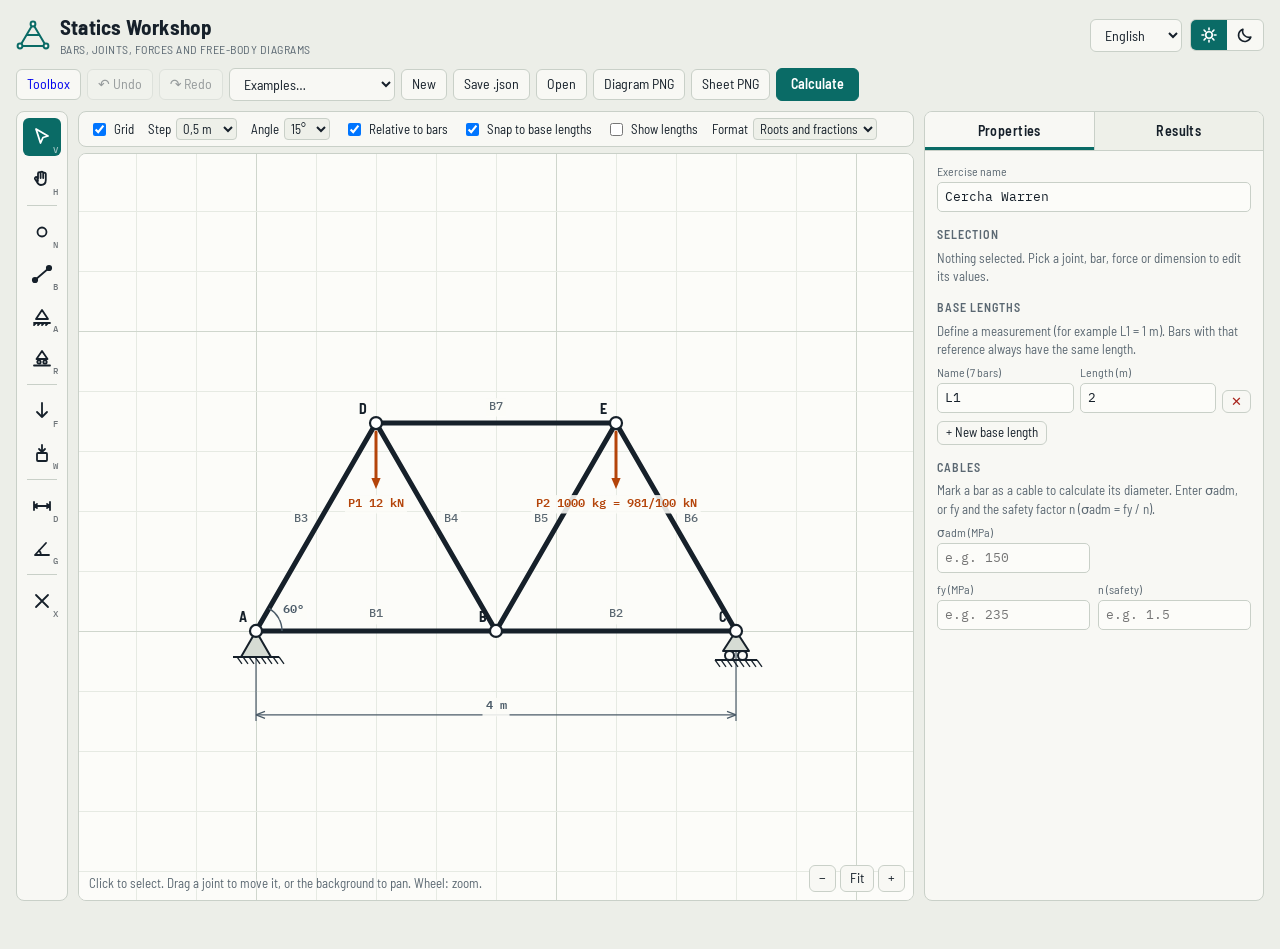
<file: estatica_maquinas/index.html>
<!doctype html><html><head><meta charset=utf8><meta name=viewport content="width=device-width,initial-scale=1,viewport-fit=cover"><style>:root{color-scheme:light;box-sizing:border-box;padding-top:env(safe-area-inset-top,0px);padding-bottom:env(safe-area-inset-bottom,0px)}html{scroll-padding-top:env(safe-area-inset-top,0px)}body{margin:0;padding:0;font:14px -apple-system,BlinkMacSystemFont,sans-serif;background:#fff;color:#000}img{max-width:100%}[hidden]:not([hidden=until-found i]){display:none!important}</style><link rel="icon" href="[data-uri]" type="image/svg+xml"></head><body>
<meta name="claude:viewport-fit-sides" content="cover">
<title>Taller de Estática</title>
<link rel="preconnect" href="https://fonts.googleapis.com">
<link rel="preconnect" href="https://fonts.gstatic.com" crossorigin>
<link href="https://fonts.googleapis.com/css2?family=Barlow+Semi+Condensed:wght@400;500;600;700&family=IBM+Plex+Mono:wght@400;500;600&display=swap" rel="stylesheet">
<style>
/* Concepto: mesa de dibujo técnico. Papel cuadriculado, tinta oscura, fuerzas en naranja, reacciones en verde azulado. Herramientas a la izquierda, propiedades a la derecha. */
:root{
  --bg:#ECEEE8; --panel:#F8F8F4; --panel2:#EEF0E9; --ink:#16202A; --muted:#5B6872; --line:#C9D0C8;
  --accent:#0A6B66; --accent-ink:#FFFFFF; --accent-soft:#D6EBE8;
  --cv-bg:#FCFCF9; --grid:#E6EAE3; --grid-major:#CFD6CD;
  --load:#B4440A; --react:#0A7A72; --tension:#1D4ED8; --compress:#C81E1E; --sel:#E59A00; --dim:#4B5B68;
  --node-fill:#FFFFFF; --support:#D6DCD4;
  --ok:#14663C; --ok-bg:#DDF2E4; --warn:#8A5200; --warn-bg:#FFF1CF; --bad:#A8231B; --bad-bg:#FCE3DF;
  --font-ui:"Barlow Semi Condensed","Arial Narrow",system-ui,sans-serif;
  --font-num:"IBM Plex Mono",ui-monospace,Menlo,Consolas,monospace;
}
@media (prefers-color-scheme: dark){:root:not([data-theme="light"]){
  --bg:#0E151B; --panel:#151F27; --panel2:#1B2731; --ink:#E5ECF1; --muted:#97A5B0; --line:#2B3A46;
  --accent:#3CC4B9; --accent-ink:#06201E; --accent-soft:#17383A;
  --cv-bg:#111A21; --grid:#1A2630; --grid-major:#26343F;
  --load:#FB923C; --react:#2DD4BF; --tension:#6AA6FF; --compress:#FF7B7B; --sel:#FACC15; --dim:#A9B8C4;
  --node-fill:#111A21; --support:#2B3A46;
  --ok:#6EE7A0; --ok-bg:#12301F; --warn:#FFD27A; --warn-bg:#3A2A0B; --bad:#FF9C93; --bad-bg:#401A17; color-scheme:dark}}
:root[data-theme="dark"]{
  --bg:#0E151B; --panel:#151F27; --panel2:#1B2731; --ink:#E5ECF1; --muted:#97A5B0; --line:#2B3A46;
  --accent:#3CC4B9; --accent-ink:#06201E; --accent-soft:#17383A;
  --cv-bg:#111A21; --grid:#1A2630; --grid-major:#26343F;
  --load:#FB923C; --react:#2DD4BF; --tension:#6AA6FF; --compress:#FF7B7B; --sel:#FACC15; --dim:#A9B8C4;
  --node-fill:#111A21; --support:#2B3A46;
  --ok:#6EE7A0; --ok-bg:#12301F; --warn:#FFD27A; --warn-bg:#3A2A0B; --bad:#FF9C93; --bad-bg:#401A17; color-scheme:dark}

*{box-sizing:border-box}
html,body{margin:0}
body{background:var(--bg);color:var(--ink);font:14px/1.4 var(--font-ui);
  padding-left:max(16px,env(safe-area-inset-left,0px));padding-right:max(16px,env(safe-area-inset-right,0px));padding-block:12px 48px}
button,input,select,textarea{font:inherit;color:inherit}
:focus-visible{outline:2px solid var(--accent);outline-offset:2px}

.top{display:flex;flex-direction:column;gap:10px;margin-bottom:10px}
.top-bar{display:flex;align-items:center;justify-content:space-between;gap:10px 16px}
.prefs{display:flex;align-items:center;gap:8px;flex:none}
.seg{display:inline-flex;border:1px solid var(--line);border-radius:6px;overflow:hidden;background:var(--panel)}
.seg button{border:0;background:none;padding:6px 9px;cursor:pointer;display:grid;place-items:center;color:var(--ink)}
.seg button:hover{background:var(--panel2)}
.seg button[aria-pressed="true"]{background:var(--accent);color:var(--accent-ink)}
.brand{display:flex;align-items:center;gap:10px;min-width:0}
.brand svg{flex:none;color:var(--accent)}
.brand h1{margin:0;font-size:21px;font-weight:700;letter-spacing:.01em;text-wrap:balance}
.brand small{display:block;color:var(--muted);font-size:12px;letter-spacing:.04em;text-transform:uppercase}
.actions{display:flex;flex-wrap:wrap;gap:6px;align-items:center}
.btn{display:inline-flex;align-items:center;gap:6px;border:1px solid var(--line);background:var(--panel);border-radius:6px;padding:6px 10px;cursor:pointer;line-height:1.2;white-space:nowrap}
.btn:hover{border-color:var(--accent)}
.btn:disabled{opacity:.4;cursor:default}
.btn.primary{background:var(--accent);border-color:var(--accent);color:var(--accent-ink);font-weight:600;padding:7px 14px}
.btn.small{padding:3px 8px;font-size:13px}
.btn.danger{color:var(--bad)}
select.btn{padding-right:4px}

.work{display:grid;grid-template-columns:52px minmax(0,1fr) 340px;gap:10px;height:clamp(540px,calc(100svh - 110px),880px)}
.tools{display:flex;flex-direction:column;gap:4px;background:var(--panel);border:1px solid var(--line);border-radius:8px;padding:6px;overflow-y:auto}
.tool{position:relative;width:38px;height:38px;flex:none;display:grid;place-items:center;border:1px solid transparent;border-radius:6px;background:none;cursor:pointer;color:var(--ink)}
.tool:hover{background:var(--panel2)}
.tool[aria-pressed="true"]{background:var(--accent);color:var(--accent-ink)}
.tool kbd{position:absolute;right:2px;bottom:0;font:500 9px var(--font-num);opacity:.6}
.tsep{height:1px;background:var(--line);margin:3px 4px;flex:none}

.stage{display:flex;flex-direction:column;min-width:0;min-height:0;gap:6px}
.snapbar{display:flex;flex-wrap:wrap;gap:6px 14px;align-items:center;background:var(--panel);border:1px solid var(--line);border-radius:8px;padding:6px 10px;font-size:13px}
.snapbar label{display:inline-flex;align-items:center;gap:5px;white-space:nowrap}
.snapbar select{border:1px solid var(--line);background:var(--panel2);border-radius:4px;padding:1px 2px}
.canvas-wrap{position:relative;flex:1;min-height:340px;border:1px solid var(--line);border-radius:8px;overflow:hidden;background:var(--cv-bg)}
#cv{display:block;width:100%;height:100%;touch-action:none;cursor:crosshair}
.hint{position:absolute;left:10px;bottom:8px;right:120px;pointer-events:none;font-size:13px;color:var(--muted);text-shadow:0 0 4px var(--cv-bg),0 0 4px var(--cv-bg)}
.zoom{position:absolute;right:8px;bottom:8px;display:flex;gap:4px}
.zoom .btn{padding:4px 9px}
.toast{position:absolute;left:50%;top:10px;transform:translateX(-50%);max-width:90%;padding:7px 12px;border-radius:6px;background:var(--ink);color:var(--bg);font-size:13px;pointer-events:none;opacity:0;transition:opacity .2s}
.toast.show{opacity:.96}

.side{display:flex;flex-direction:column;min-height:0;background:var(--panel);border:1px solid var(--line);border-radius:8px;overflow:hidden}
.tabs{display:flex;border-bottom:1px solid var(--line);flex:none}
.tab{flex:1;padding:9px 6px;border:0;background:var(--panel2);cursor:pointer;font-weight:600;letter-spacing:.03em;border-right:1px solid var(--line)}
.tab:last-child{border-right:0}
.tab[aria-selected="true"]{background:var(--panel);box-shadow:inset 0 -3px 0 var(--accent)}
.pane{flex:1;overflow-y:auto;padding:12px;display:flex;flex-direction:column;gap:14px;min-height:0}
.pane[hidden]{display:none}
.sec h3{margin:0 0 6px;font-size:12px;letter-spacing:.08em;text-transform:uppercase;color:var(--muted);font-weight:600}
.row{display:grid;grid-template-columns:1fr 1fr;gap:8px}
.f{display:flex;flex-direction:column;gap:2px;min-width:0}
.f>span{font-size:12px;color:var(--muted)}
.f input,.f select,.f textarea{width:100%;min-width:0;border:1px solid var(--line);background:var(--cv-bg);border-radius:5px;padding:5px 7px;font-family:var(--font-num);font-size:13px}
.f textarea{font-family:var(--font-ui);font-size:14px;resize:vertical}
.f.chk{flex-direction:row;align-items:center;gap:6px}
.f.chk span{font-size:14px;color:var(--ink)}
.f.chk input{width:auto}
.btns{display:flex;flex-wrap:wrap;gap:6px}
.empty{color:var(--muted);font-size:13px;margin:0}
.glist{display:flex;flex-direction:column;gap:6px}
.grow{display:grid;grid-template-columns:minmax(0,1fr) minmax(0,1fr) auto;gap:6px;align-items:end}
.card{border:1px solid var(--line);border-radius:6px;background:var(--panel2);padding:9px 10px}
.card.stmt{font-size:14.5px;line-height:1.5;white-space:pre-wrap;background:var(--cv-bg)}
.msg{border-radius:6px;padding:7px 10px;font-size:13.5px}
.msg.ok{background:var(--ok-bg);color:var(--ok)}
.msg.warn{background:var(--warn-bg);color:var(--warn)}
.msg.bad{background:var(--bad-bg);color:var(--bad)}
.msgs{display:flex;flex-direction:column;gap:6px}
.msg ul{margin:4px 0 0;padding-left:18px}
.badge{display:inline-block;padding:2px 8px;border-radius:99px;font-size:12px;font-weight:600;letter-spacing:.04em;text-transform:uppercase}
.badge.ok{background:var(--ok-bg);color:var(--ok)}
.badge.warn{background:var(--warn-bg);color:var(--warn)}
.badge.bad{background:var(--bad-bg);color:var(--bad)}
table.res{width:100%;border-collapse:collapse;font-size:13px}
table.res th{text-align:left;font-size:11px;letter-spacing:.06em;text-transform:uppercase;color:var(--muted);font-weight:600;padding:3px 4px;border-bottom:1px solid var(--line)}
table.res td{overflow-wrap:anywhere;padding:4px;border-bottom:1px solid var(--line);font-family:var(--font-num);font-variant-numeric:tabular-nums}
.tc{font-family:var(--font-ui);font-weight:700;font-size:12px}
.tc.t{color:var(--tension)}.tc.c{color:var(--compress)}
.answer{font-family:var(--font-num);font-size:13px;line-height:1.7}
.number{white-space:nowrap}.number math{font-size:1.08em}table.res td:first-child{max-width:110px}.f input[data-k="name"],.f input[data-k="supportName"]{font-family:var(--font-ui)}
.answer b{font-family:var(--font-ui);font-size:14px}

.results{margin-top:18px}
.results h2{margin:0 0 4px;font-size:19px}
.results p.lead{margin:0 0 12px;color:var(--muted);max-width:70ch}
.fbd-sub{margin:18px 0 8px;font-size:12px;letter-spacing:.08em;text-transform:uppercase;color:var(--muted)}
.fbd-grid{display:grid;grid-template-columns:repeat(auto-fill,minmax(240px,1fr));gap:10px}
.fbd-grid.wide{grid-template-columns:repeat(auto-fill,minmax(min(100%,520px),1fr))}
.fbd-card{border:1px solid var(--line);border-radius:8px;overflow:hidden;background:var(--cv-bg);min-width:0}
.fbd-card canvas{display:block;width:100%;height:auto}

.modal{position:fixed;inset:0;z-index:20;background:rgba(10,16,20,.72);display:grid;place-items:center;padding:16px}
.modal[hidden]{display:none}
.modal .box{background:var(--panel);border:1px solid var(--line);border-radius:10px;max-width:min(960px,100%);max-height:100%;overflow:auto;padding:14px;display:flex;flex-direction:column;gap:10px}
.modal img{max-width:100%;height:auto;background:#fff;border-radius:4px}
.modal textarea{width:100%;min-height:200px;font-family:var(--font-num);font-size:12px}

.annotation-menu{width:min(680px,calc(100vw - 64px));display:flex;flex-direction:column;gap:12px}
.annotation-menu h2{margin:0;font-size:21px}
.annotation-menu p{margin:0}
.annotation-controls{border:0;padding:0;margin:0;min-width:0;display:flex;flex-direction:column;gap:12px}
.annotation-list{max-height:min(38svh,340px);overflow:auto;padding-right:5px;scrollbar-color:var(--line) var(--panel)}
.annotation-group{margin:0 0 12px;padding:8px;border:1px solid var(--line);border-radius:6px;min-width:0}
.annotation-group legend{padding:0 5px;font-weight:600;color:var(--muted)}
.annotation-row{display:grid;grid-template-columns:20px minmax(0,1fr) minmax(65px,auto);gap:8px;align-items:center;margin-bottom:7px}
.annotation-row:last-child{margin-bottom:0}
.annotation-row>input[type="checkbox"]{width:17px;height:17px;accent-color:var(--accent);margin:0}
.annotation-row .f input{font-family:var(--font-ui)}
.annotation-value{text-align:right;font-family:var(--font-num);font-size:12px;white-space:nowrap;padding-top:14px}
.annotation-preview{border:1px solid var(--line);background:var(--cv-bg);padding:12px;max-height:180px;overflow:auto}
.annotation-preview h3{margin:0 0 6px;font-size:16px}
.annotation-preview p{font-family:var(--font-num);font-size:13px;overflow-wrap:anywhere;margin:3px 0}
.annotation-controls:disabled{opacity:.55}
.annotation-footer{display:flex;align-items:center;justify-content:space-between;gap:10px;flex-wrap:wrap}
@media (max-width:900px){
  .work{grid-template-columns:minmax(0,1fr);height:auto}
  .tools{flex-direction:row;overflow-x:auto;overflow-y:hidden}
  .tsep{width:1px;height:auto;margin:4px 3px}
  .canvas-wrap{flex:none;height:min(62svh,560px);min-height:360px}
  .side{max-height:none}
  .pane{overflow:visible}
  .hint{right:100px}
}
@media (prefers-reduced-motion:reduce){.toast{transition:none}}
</style>

<header class="top">
  <div class="top-bar">
  <div class="brand">
    <svg width="34" height="34" viewBox="0 0 34 34" fill="none" stroke="currentColor" stroke-width="2" stroke-linejoin="round" aria-hidden="true"><path d="M4 28 17 6l13 22Z"/><path d="M10.5 17h13M4 28h26"/><circle cx="17" cy="6" r="2.4" fill="var(--panel)"/><circle cx="4" cy="28" r="2.4" fill="var(--panel)"/><circle cx="30" cy="28" r="2.4" fill="var(--panel)"/></svg>
    <div><h1>Taller de Estática</h1><small>Barras, nudos, fuerzas y sólidos libres</small></div>
  </div>
  <div class="prefs">
    <select class="btn" id="lang" aria-label="Idioma" data-notr><option value="es">Castellano</option><option value="ca">Català</option><option value="en">English</option></select>
    <div class="seg" role="group" aria-label="Tema">
      <button type="button" id="thLight" title="Tema claro" aria-label="Tema claro" aria-pressed="false"><svg width="18" height="18" viewBox="0 0 20 20" fill="none" stroke="currentColor" stroke-width="1.8" stroke-linecap="round"><circle cx="10" cy="10" r="3.6"/><path d="M10 2.2v2M10 15.8v2M2.2 10h2M15.8 10h2M4.5 4.5l1.4 1.4M14.1 14.1l1.4 1.4M4.5 15.5l1.4-1.4M14.1 5.9l1.4-1.4"/></svg></button>
      <button type="button" id="thDark" title="Tema oscuro" aria-label="Tema oscuro" aria-pressed="false"><svg width="18" height="18" viewBox="0 0 20 20" fill="none" stroke="currentColor" stroke-width="1.8" stroke-linejoin="round"><path d="M16.5 12.3A7 7 0 017.7 3.5a7 7 0 108.8 8.8z"/></svg></button>
    </div>
  </div>
  </div>
  <div class="actions">
    <a class="btn" id="hubBack" href="../" data-notr style="text-decoration:none">Caja de Herramientas</a>
    <button class="btn" id="undo" title="Deshacer (Ctrl+Z)">↶ Deshacer</button>
    <button class="btn" id="redo" title="Rehacer (Ctrl+Y)">↷ Rehacer</button>
    <select class="btn" id="examples" aria-label="Ejemplos">
      <option value="">Ejemplos…</option>
      <option value="warren">Cercha Warren (7 barras)</option>
      <option value="grua">Pescante con cable</option>
      <option value="triangulo">Triángulo equilátero</option>
      <option value="hiper">Hiperestática (aviso)</option>
    </select>
    <button class="btn" id="btnNew">Nuevo</button>
    <button class="btn" id="btnSave">Guardar .json</button>
    <button class="btn" id="btnOpen">Abrir</button>
    <input type="file" id="fileIn" accept=".json,application/json" hidden>
    <button class="btn" id="btnPng">PNG del esquema</button>
    <button class="btn" id="btnSheet">PNG de la hoja</button>
    <button class="btn primary" id="btnCalc">Calcular</button>
  </div>
</header>

<main class="work">
  <nav class="tools" id="tools" aria-label="Herramientas"></nav>
  <section class="stage">
    <div class="snapbar" id="snapbar">
      <label><input type="checkbox" id="sGrid"> Rejilla</label>
      <label>Paso <select id="sStep"><option value="0.1">0,1 m</option><option value="0.25">0,25 m</option><option value="0.5">0,5 m</option><option value="1">1 m</option></select></label>
      <label>Ángulo <select id="sAng"><option value="0">libre</option><option value="15">15°</option><option value="30">30°</option><option value="45">45°</option><option value="90">90°</option></select></label>
      <label><input type="checkbox" id="sRel"> Relativo a barras</label>
      <label><input type="checkbox" id="sLen"> Imán a longitudes base</label>
      <label><input type="checkbox" id="sShowLen"> Mostrar longitudes</label>
      <label>Formato <select id="sFormat"><option value="exact">Raíces y fracciones</option><option value="decimal">Decimales</option></select></label>
    </div>
    <div class="canvas-wrap" id="wrap">
      <canvas id="cv" aria-label="Lienzo de dibujo"></canvas>
      <div class="hint" id="hint"></div>
      <div class="toast" id="toast" role="status"></div>
      <div class="zoom"><button class="btn" id="zOut" title="Alejar">−</button><button class="btn" id="zFit" title="Ajustar a la vista">Ajustar</button><button class="btn" id="zIn" title="Acercar">+</button></div>
    </div>
  </section>
  <aside class="side">
    <div class="tabs" role="tablist">
      <button class="tab" role="tab" id="tabProps" aria-selected="true">Propiedades</button>
      <button class="tab" role="tab" id="tabRes" aria-selected="false">Resultados</button>
    </div>
    <div class="pane" id="paneProps">
      <div class="sec"><label class="f"><span>Nombre del ejercicio</span><input id="exerciseName" type="text" maxlength="100" data-notr></label></div>
      <div class="sec"><h3>Selección</h3><div id="inspector"></div></div>
      <div class="sec"><h3>Longitudes base</h3><p class="empty" style="margin-bottom:6px">Define una medida (por ejemplo L1 = 1 m). Las barras con esa referencia miden siempre lo mismo.</p><div class="glist" id="groups"></div><div class="btns" style="margin-top:8px"><button class="btn small" id="addGroup">+ Nueva longitud base</button></div></div>
      <div class="sec"><h3>Cables</h3><p class="empty" style="margin-bottom:6px">Marca una barra como cable para calcular su diámetro. Indica σadm, o bien fy y el coeficiente de seguridad n (σadm = fy / n).</p>
        <div class="row"><label class="f"><span>σadm (MPa)</span><input id="cSigma" type="text" title="Admite 4raiz(2), √2 y 1/3." min="0" placeholder="p. ej. 150"></label><span></span>
        <label class="f"><span>fy (MPa)</span><input id="cFy" type="text" title="Admite 4raiz(2), √2 y 1/3." min="0" placeholder="p. ej. 235"></label><label class="f"><span>n (seguridad)</span><input id="cN" type="text" title="Admite 4raiz(2), √2 y 1/3." min="0" placeholder="p. ej. 1,5"></label></div></div>
    </div>
    <div class="pane" id="paneRes" hidden><div id="resBox"><p class="empty">Pulsa «Calcular» para obtener reacciones, esfuerzos en barras y los sólidos libres.</p></div></div>
  </aside>
</main>

<section class="results" id="results" hidden>
  <h2>Diagramas de sólido libre</h2>
  <p class="lead">Cada nudo y cada barra se aísla con las fuerzas que actúan sobre él. En los nudos, todas las flechas parten del nudo: en tracción apuntan hacia la barra y en compresión hacia el lado opuesto. En las barras aisladas, las fuerzas parten de sus extremos: hacia fuera es tracción y hacia dentro es compresión. Azul: tracción. Rojo: compresión. Naranja: cargas. Verde: reacciones.</p>
  <h3 class="fbd-sub">Estructura completa</h3><div class="fbd-grid wide" id="fbdStruct"></div>
  <h3 class="fbd-sub">Nudos</h3><div class="fbd-grid" id="fbdNodes"></div>
  <h3 class="fbd-sub">Barras</h3><div class="fbd-grid" id="fbdBars"></div>
</section>

<div class="modal" id="modal" hidden><div class="box" id="modalBox"></div></div>

<script>
/* Diccionario: clave en castellano -> [catalán, inglés]. Se aplica por fragmentos, de la clave más larga a la más corta. */
var I18N_DICT = [
  ['Acotaciones de la exportación', "Acotacions de l’exportació", 'Export annotations'],
  ['Elige los datos del recuadro inferior derecho. Puedes editar sus etiquetas solo para la exportación.', 'Tria les dades del requadre inferior dret. Pots editar-ne les etiquetes només per a l’exportació.', 'Choose the data for the bottom-right box. Labels can be edited just for the export.'],
  ['Añadir recuadro de datos', 'Afegeix un requadre de dades', 'Include data box'],
  ['Agrupar valores iguales', 'Agrupa els valors iguals', 'Group equal values'],
  ['Seleccionar todos', 'Selecciona-ho tot', 'Select all'], ['Quitar selección', 'Treu la selecció', 'Clear selection'],
  ['Etiqueta en la exportación', 'Etiqueta a l’exportació', 'Export label'],
  ['Incluir este dato', 'Inclou aquesta dada', 'Include this value'],
  ['Vista previa del recuadro', 'Vista prèvia del requadre', 'Data box preview'],
  ['Datos', 'Dades', 'Data'], ['Masas', 'Masses', 'Masses'],
  ['Cotas', 'Cotes', 'Dimensions'], ['Ángulos', 'Angles', 'Angles'], ['Fuerzas', 'Forces', 'Forces'],
  ['No se añadirá ningún recuadro.', 'No s’hi afegirà cap requadre.', 'No data box will be added.'],
  ['Exportar PNG', 'Exporta PNG', 'Export PNG'], ['Exportar sin recuadro', 'Exporta sense requadre', 'Export without data box'],
  ['Preparando imagen…', 'Preparant la imatge…', 'Preparing image…'],
  ['No se ha podido preparar la imagen. Vuelve a intentarlo.', 'No s’ha pogut preparar la imatge. Torna-ho a provar.', 'Could not prepare the image. Please try again.'],
  ['Formato', 'Format', 'Format'], ['Raíces y fracciones', 'Arrels i fraccions', 'Roots and fractions'], ['Decimales', 'Decimals', 'Decimals'],
  ['Nombre del ejercicio', "Nom de l’exercici", 'Exercise name'], ['Nombre personalizado', 'Nom personalitzat', 'Custom name'],
  ['Nombre del apoyo', 'Nom del suport', 'Support name'], ['Vacío: usar el identificador original.', 'Buit: utilitza l’identificador original.', 'Blank: use the original identifier.'],
  ['Admite 4raiz(2), √2 y 1/3.', 'Admet 4raiz(2), √2 i 1/3.', 'Accepts 4sqrt(2), √2 and 1/3.'],
  ['Raíces y fracciones reconocidas con tolerancia numérica; ≈ indica un valor aproximado.', 'Arrels i fraccions reconegudes amb tolerància numèrica; ≈ indica un valor aproximat.', 'Roots and fractions recognized within numerical tolerance; ≈ indicates an approximate value.'],
  ['Introduce un número o una expresión válida, como 4raiz(2) o 1/3.', 'Introdueix un nombre o una expressió vàlida, com 4raiz(2) o 1/3.', 'Enter a number or a valid expression, such as 4sqrt(2) or 1/3.'],
  /* ---- Cabecera y barras ---- */
  ['Taller de Estática', "Taller d'Estàtica", 'Statics Workshop'],
  ['Barras, nudos, fuerzas y sólidos libres', 'Barres, nusos, forces i sòlids lliures', 'Bars, joints, forces and free-body diagrams'],
  ['↶ Deshacer', '↶ Desfés', '↶ Undo'], ['↷ Rehacer', '↷ Refés', '↷ Redo'],
  ['Deshacer (Ctrl+Z)', 'Desfés (Ctrl+Z)', 'Undo (Ctrl+Z)'], ['Rehacer (Ctrl+Y)', 'Refés (Ctrl+Y)', 'Redo (Ctrl+Y)'],
  ['Ejemplos…', 'Exemples…', 'Examples…'], ['Ejemplos', 'Exemples', 'Examples'],
  ['Cercha Warren (7 barras)', 'Encavallada Warren (7 barres)', 'Warren truss (7 bars)'],
  ['Pescante con cable', 'Pescant amb cable', 'Jib with cable'],
  ['Triángulo equilátero', 'Triangle equilàter', 'Equilateral triangle'],
  ['Hiperestática (aviso)', 'Hiperestàtica (avís)', 'Indeterminate (warning)'],
  ['Nuevo', 'Nou', 'New'], ['Guardar .json', 'Desa .json', 'Save .json'], ['Abrir', 'Obre', 'Open'],
  ['PNG del esquema', "PNG de l'esquema", 'Diagram PNG'], ['PNG de la hoja', 'PNG del full', 'Sheet PNG'],
  ['Tema claro', 'Tema clar', 'Light theme'], ['Tema oscuro', 'Tema fosc', 'Dark theme'], ['Tema', 'Tema', 'Theme'],
  ['Calcular', 'Calcula', 'Calculate'], ['Idioma', 'Idioma', 'Language'],
  ['Herramientas', 'Eines', 'Tools'], ['Lienzo de dibujo', 'Llenç de dibuix', 'Drawing canvas'],
  ['Rejilla', 'Quadrícula', 'Grid'], ['Paso', 'Pas', 'Step'], ['Ángulo', 'Angle', 'Angle'], ['libre', 'lliure', 'free'],
  ['Relativo a barras', 'Relatiu a barres', 'Relative to bars'],
  ['Imán a longitudes base', 'Imant a longituds base', 'Snap to base lengths'],
  ['Mostrar longitudes', 'Mostra longituds', 'Show lengths'],
  ['Ajustar a la vista', 'Ajusta a la vista', 'Fit to view'], ['Ajustar', 'Ajusta', 'Fit'],
  ['Alejar', 'Allunya', 'Zoom out'], ['Acercar', 'Apropa', 'Zoom in'],
  ['Propiedades', 'Propietats', 'Properties'], ['Resultados', 'Resultats', 'Results'],
  ['Selección', 'Selecció', 'Selection'], ['Longitudes base', 'Longituds base', 'Base lengths'],
  ['Define una medida (por ejemplo L1 = 1 m). Las barras con esa referencia miden siempre lo mismo.', 'Defineix una mesura (per exemple L1 = 1 m). Les barres amb aquesta referència mesuren sempre el mateix.', 'Define a measurement (for example L1 = 1 m). Bars with that reference always have the same length.'],
  ['+ Nueva longitud base', '+ Nova longitud base', '+ New base length'],
  ['Marca una barra como cable para calcular su diámetro. Indica σadm, o bien fy y el coeficiente de seguridad n (σadm = fy / n).', 'Marca una barra com a cable per calcular-ne el diàmetre. Indica σadm, o bé fy i el coeficient de seguretat n (σadm = fy / n).', 'Mark a bar as a cable to calculate its diameter. Enter σadm, or fy and the safety factor n (σadm = fy / n).'],
  ['n (seguridad)', 'n (seguretat)', 'n (safety)'],
  ['p. ej. 150', 'p. ex. 150', 'e.g. 150'], ['p. ej. 235', 'p. ex. 235', 'e.g. 235'], ['p. ej. 1,5', 'p. ex. 1,5', 'e.g. 1.5'],
  ['Pulsa «Calcular» para obtener reacciones, esfuerzos en barras y los sólidos libres. Si falta algún dato, el programa te dirá cuál.', 'Prem «Calcula» per obtenir reaccions, esforços en barres i els sòlids lliures. Si falta alguna dada, el programa t\'ho dirà.', 'Press “Calculate” to get reactions, bar forces and the free-body diagrams. If any data is missing, the program will tell you which.'],
  ['Pulsa «Calcular» para obtener reacciones, esfuerzos en barras y los sólidos libres.', 'Prem «Calcula» per obtenir reaccions, esforços en barres i els sòlids lliures.', 'Press “Calculate” to get reactions, bar forces and the free-body diagrams.'],
  ['Diagramas de sólido libre', 'Diagrames de sòlid lliure', 'Free-body diagrams'],
  ['Cada nudo y cada barra se aísla con las fuerzas que actúan sobre él. En los nudos, todas las flechas parten del nudo: en tracción apuntan hacia la barra y en compresión hacia el lado opuesto. En las barras aisladas, las fuerzas parten de sus extremos: hacia fuera es tracción y hacia dentro es compresión. Azul: tracción. Rojo: compresión. Naranja: cargas. Verde: reacciones.', 'Cada nus i cada barra s\'aïlla amb les forces que hi actuen. Als nusos, totes les fletxes parteixen del nus: en tracció apunten cap a la barra i en compressió cap al costat oposat. A les barres aïllades, les forces parteixen dels extrems: cap enfora és tracció i cap endins és compressió. Blau: tracció. Vermell: compressió. Taronja: càrregues. Verd: reaccions.', 'Each joint and each bar is isolated with the forces acting on it. All joint arrows start at the joint: tension points towards the member and compression towards the opposite side. On isolated members, forces start at the ends: outwards means tension and inwards means compression. Blue: tension. Red: compression. Orange: loads. Green: reactions.'],
  ['Estructura completa', 'Estructura completa', 'Whole structure'],
  ['Nudos', 'Nusos', 'Joints'], ['Barras', 'Barres', 'Bars'],

  /* ---- Herramientas y pistas ---- */
  ['Seleccionar y mover', 'Selecciona i mou', 'Select and move'], ['Mover la vista', 'Mou la vista', 'Pan the view'],
  ['Nudo', 'Nus', 'Joint'], ['Barra', 'Barra', 'Bar'], ['Apoyo fijo', 'Suport fix', 'Pinned support'], ['Apoyo móvil', 'Suport mòbil', 'Roller support'],
  ['Fuerza', 'Força', 'Force'], ['Peso (masa)', 'Pes (massa)', 'Weight (mass)'],
  ['Cota de distancia', 'Cota de distància', 'Distance dimension'], ['Cota de ángulo', "Cota d'angle", 'Angle dimension'], ['Borrar', 'Esborra', 'Delete'],
  ['Clic para seleccionar. Arrastra un nudo para moverlo, o el fondo para desplazar la vista. Rueda: zoom.', 'Clic per seleccionar. Arrossega un nus per moure\'l, o el fons per desplaçar la vista. Roda: zoom.', 'Click to select. Drag a joint to move it, or the background to pan. Wheel: zoom.'],
  ['Arrastra para desplazar la vista.', 'Arrossega per desplaçar la vista.', 'Drag to pan the view.'],
  ['Clic en el lienzo para colocar un nudo.', 'Clic al llenç per col·locar un nus.', 'Click on the canvas to place a joint.'],
  ['Clic para fijar el otro extremo. Esc o clic derecho para terminar la cadena.', "Clic per fixar l'altre extrem. Esc o clic dret per acabar la cadena.", 'Click to set the other end. Esc or right-click to end the chain.'],
  ['Arrastra entre dos puntos, o haz clic en el inicio y luego en el final. Se unen solos a los nudos cercanos.', 'Arrossega entre dos punts, o fes clic a l\'inici i després al final. S\'uneixen sols als nusos propers.', 'Drag between two points, or click the start and then the end. They attach to nearby joints automatically.'],
  ['Clic en un nudo para colocar un apoyo fijo. Otro clic lo quita.', 'Clic en un nus per col·locar un suport fix. Un altre clic el treu.', 'Click a joint to place a pinned support. Click again to remove it.'],
  ['Clic en un nudo para colocar un apoyo móvil. Otro clic lo quita.', 'Clic en un nus per col·locar un suport mòbil. Un altre clic el treu.', 'Click a joint to place a roller support. Click again to remove it.'],
  ['Clic en un nudo para aplicar una fuerza. Ajusta valor y ángulo en Propiedades.', 'Clic en un nus per aplicar una força. Ajusta valor i angle a Propietats.', 'Click a joint to apply a force. Adjust value and angle in Properties.'],
  ['Clic en un nudo para colgar una masa (peso = m·g).', 'Clic en un nus per penjar una massa (pes = m·g).', 'Click a joint to hang a mass (weight = m·g).'],
  ['Clic en el segundo nudo.', 'Clic al segon nus.', 'Click the second joint.'],
  ['Clic en un nudo y luego en otro para acotar la distancia.', 'Clic en un nus i després en un altre per acotar la distància.', 'Click a joint and then another to dimension the distance.'],
  ['Clic en otra barra del mismo nudo, o en un espacio vacío para medir con la horizontal.', 'Clic en una altra barra del mateix nus, o en un espai buit per mesurar amb l\'horitzontal.', 'Click another bar at the same joint, or an empty space to measure against the horizontal.'],
  ['Clic en una barra y luego en otra que comparta nudo.', 'Clic en una barra i després en una altra que comparteixi nus.', 'Click a bar and then another bar sharing the joint.'],
  ['Clic en un elemento para borrarlo.', 'Clic en un element per esborrar-lo.', 'Click an element to delete it.'],
  ['Ahí ya hay un nudo.', 'Allà ja hi ha un nus.', 'There is already a joint there.'],
  ['Haz clic sobre un nudo.', 'Fes clic sobre un nus.', 'Click on a joint.'],
  ['Elige el segundo nudo', 'Tria el segon nus', 'Choose the second joint'],
  ['Esa cota ya existe.', 'Aquesta cota ja existeix.', 'That dimension already exists.'],
  ['Haz clic sobre una barra.', 'Fes clic sobre una barra.', 'Click on a bar.'],
  ['Ahora otra barra del nudo ', 'Ara una altra barra del nus ', 'Now another bar at joint '],
  [', o un espacio vacío', ', o un espai buit', ', or an empty space'],
  ['Esa barra no comparte el nudo ', 'Aquesta barra no comparteix el nus ', 'That bar does not share joint '],
  ['Ese nombre ya existe o está vacío.', 'Aquest nom ja existeix o és buit.', 'That name already exists or is empty.'],

  /* ---- Inspector ---- */
  ['Nada seleccionado. Elige un nudo, una barra, una fuerza o una cota para editar sus medidas.', 'Res seleccionat. Tria un nus, una barra, una força o una cota per editar-ne les mesures.', 'Nothing selected. Pick a joint, bar, force or dimension to edit its values.'],
  ['>Fijo (articulación)<', '>Fix (articulació)<', '>Pinned (hinge)<'], ['>Móvil (rodillo)<', '>Mòbil (corró)<', '>Roller<'],
  ['>Sin apoyo<', '>Sense suport<', '>No support<'], ['>Apoyo<', '>Suport<', '>Support<'],
  ['+ Fuerza', '+ Força', '+ Force'], ['+ Peso', '+ Pes', '+ Weight'], ['>Eliminar<', '>Elimina<', '>Delete<'],
  ['Dirección de la reacción del móvil (°)', 'Direcció de la reacció del mòbil (°)', 'Roller reaction direction (°)'],
  ['Orientación del dibujo del apoyo (°)', 'Orientació del dibuix del suport (°)', 'Support drawing orientation (°)'],
  ['Longitud (m)', 'Longitud (m)', 'Length (m)'], ['Ángulo (° desde +x)', 'Angle (° des de +x)', 'Angle (° from +x)'],
  ['>Longitud base<', '>Longitud base<', '>Base length<'],
  ['Sin referencia (se calcula)', 'Sense referència (es calcula)', 'No reference (calculated)'],
  ['Nueva base con esta longitud', 'Nova base amb aquesta longitud', 'New base with this length'],
  ['Igualar su longitud a la de…', 'Iguala la longitud a la de…', 'Make its length equal to…'],
  ['Es un cable (solo tracción)', 'És un cable (només tracció)', 'It is a cable (tension only)'],
  ['en el nudo ', 'al nus ', 'at joint '],
  ['>Tipo<', '>Tipus<', '>Type<'], ['>Fuerza<', '>Força<', '>Force<'], ['>Peso de una masa<', '>Pes d\'una massa<', '>Weight of a mass<'],
  ['Mostrar el valor (kN) en el dibujo', 'Mostra el valor (kN) al dibuix', 'Show the value (kN) in the drawing'],
  ['Masa (kg)', 'Massa (kg)', 'Mass (kg)'], ['Valor (kN)', 'Valor (kN)', 'Value (kN)'], ['Ángulo (°)', 'Angle (°)', 'Angle (°)'],
  ['P = m·g con g = 9,81 m/s² = ', 'P = m·g amb g = 9,81 m/s² = ', 'P = m·g with g = 9.81 m/s² = '],
  [' kN, vertical hacia abajo.', ' kN, vertical cap avall.', ' kN, vertically downwards.'],
  ['0° derecha, 90° arriba, 180° izquierda, 270° abajo. También puedes arrastrar la punta de la flecha.', '0° dreta, 90° amunt, 180° esquerra, 270° avall. També pots arrossegar la punta de la fletxa.', '0° right, 90° up, 180° left, 270° down. You can also drag the arrow tip.'],
  ['Sin dato (para probar el aviso de datos que faltan)', 'Sense dada (per provar l\'avís de dades que falten)', 'No data (to test the missing-data warning)'],
  ['Cota ', 'Cota ', 'Dimension '], ['Distancia (m)', 'Distància (m)', 'Distance (m)'], ['Separación de la cota (m)', 'Separació de la cota (m)', 'Dimension offset (m)'],
  ['Cambiar la distancia mueve el nudo ', 'Canviar la distància mou el nus ', 'Changing the distance moves joint '],
  ['. Si hay una barra entre ambos, se ajusta su longitud.', '. Si hi ha una barra entre tots dos, s\'ajusta la seva longitud.', '. If there is a bar between them, its length is adjusted.'],
  ['Ángulo en el nudo ', 'Angle al nus ', 'Angle at joint '], 
  ['Entre {0} y {1} (°)', 'Entre {0} i {1} (°)', 'Between {0} and {1} (°)'],
  ['De {0} con la horizontal (°)', 'De {0} amb l\'horitzontal (°)', 'From {0} with the horizontal (°)'],
  ['Distancia del arco al nudo (px)', 'Distància de l\'arc al nus (px)', 'Arc distance from joint (px)'],
  ['También puedes arrastrar la cota del ángulo para alejarla o acercarla. Cambiar el valor gira ', 'També pots arrossegar la cota de l\'angle per allunyar-la o apropar-la. Canviar el valor gira ', 'You can also drag the angle dimension to move it away or closer. Changing the value rotates '],
  ['la barra ', 'la barra ', 'bar '], [' alrededor del nudo ', ' al voltant del nus ', ' around joint '], [', manteniendo su longitud.', ', mantenint-ne la longitud.', ', keeping its length.'],
  ['Todavía no hay longitudes base. Las longitudes se calculan a partir de la geometría.', 'Encara no hi ha longituds base. Les longituds es calculen a partir de la geometria.', 'There are no base lengths yet. Lengths are calculated from the geometry.'],
  ['Nombre (', 'Nom (', 'Name ('], [' barras)', ' barres)', ' bars)'], [' barra)', ' barra)', ' bar)'],
  ['Quitar esta longitud base', 'Treu aquesta longitud base', 'Remove this base length'],

  /* ---- Resultados ---- */
  ['Isostática', 'Isostàtica', 'Statically determinate'], ['Hiperestática', 'Hiperestàtica', 'Statically indeterminate'],
  ['Mecanismo', 'Mecanisme', 'Mechanism'], ['No equilibrada', 'No equilibrada', 'Not in equilibrium'],
  ['Faltan datos para calcular:', 'Falten dades per calcular:', 'Data missing to calculate:'],
  ['Es un mecanismo.', 'És un mecanisme.', 'It is a mechanism.'],
  ['Estructura isostática (', 'Estructura isostàtica (', 'Statically determinate structure ('],
  ['Estructura hiperestática de grado ', 'Estructura hiperestàtica de grau ', 'Statically indeterminate structure of degree '],
  [' barras + ', ' barres + ', ' bars + '], [' reacciones ', ' reaccions ', ' reactions '], [' nudos.', ' nusos.', ' joints.'],
  ['>Barra<', '>Barra<', '>Bar<'], ['>Esfuerzo<', '>Esforç<', '>Force type<'], ['>Nudo<', '>Nus<', '>Joint<'],
  ['Reacciones', 'Reaccions', 'Reactions'], ['Tracción', 'Tracció', 'Tension'], ['Compresión', 'Compressió', 'Compression'], ['>nula<', '>nul·la<', '>zero<'],
  ['Cable ', 'Cable ', 'Cable '],
  ['esfuerzo no determinable (estructura hiperestática)', 'esforç no determinable (estructura hiperestàtica)', 'force cannot be determined (indeterminate structure)'],
  ['está a compresión (', 'està a compressió (', 'is in compression ('],
  [' kN): un cable no puede trabajar así', ' kN): un cable no pot treballar així', ' kN): a cable cannot work like that'],
  ['esfuerzo nulo: no necesita sección', 'esforç nul: no necessita secció', 'zero force: no cross-section needed'],
  ['falta σadm (o fy y n) para calcular el diámetro', 'falta σadm (o fy i n) per calcular el diàmetre', 'σadm (or fy and n) is missing to calculate the diameter'],
  [' MPa, A = ', ' MPa, A = ', ' MPa, A = '], [' mm², diámetro mínimo d = ', ' mm², diàmetre mínim d = ', ' mm², minimum diameter d = '],
  [': d = ', ': d = ', ': d = '],
  ['Guardado: ', 'Desat: ', 'Saved: '], ['Descarga cancelada.', 'Descàrrega cancel·lada.', 'Download cancelled.'],
  ['No hay nada que exportar.', 'No hi ha res per exportar.', 'There is nothing to export.'],
  ['Cerrar', 'Tanca', 'Close'], ['>Cerrar<', '>Tanca<', '>Close<'], ['>Barras<', '>Barres<', '>Bars<'],
  ['Fuerza ', 'Força ', 'Force '], ['Peso ', 'Pes ', 'Weight '], ['Reacción en ', 'Reacció a ', 'Reaction at '], [': no determinable', ': no determinable', ': cannot be determined'], ['Imagen exportada', 'Imatge exportada', 'Exported image'],
  ['Mantén pulsada la imagen (móvil) o haz clic derecho y elige «Guardar imagen como…».', 'Mantén premuda la imatge (mòbil) o fes clic dret i tria «Desa la imatge com a…».', 'Press and hold the image (mobile) or right-click and choose “Save image as…”.'],
  ['Copia el texto y guárdalo en un archivo .json.', 'Copia el text i desa\'l en un fitxer .json.', 'Copy the text and save it in a .json file.'],
  ['Ejercicio de estática', "Exercici d'estàtica", 'Statics exercise'],
  ['FALTAN DATOS', 'FALTEN DADES', 'MISSING DATA'], ['RESULTADOS', 'RESULTATS', 'RESULTS'], ['CABLES', 'CABLES', 'CABLES'],
  ['Ejercicio cargado.', 'Exercici carregat.', 'Exercise loaded.'],
  ['El archivo no es un ejercicio válido.', 'El fitxer no és un exercici vàlid.', 'The file is not a valid exercise.'],
  ['Ejemplo cargado. Puedes deshacer con Ctrl+Z.', 'Exemple carregat. Pots desfer amb Ctrl+Z.', 'Example loaded. You can undo with Ctrl+Z.'],
  ['Lienzo vacío.', 'Llenç buit.', 'Empty canvas.'],
  ['Faltan datos: revisa el panel de resultados.', 'Falten dades: revisa el panell de resultats.', 'Data missing: check the results panel.'],
  ['La carga ', 'La càrrega ', 'Load '], [' no tiene valor.', ' no té valor.', ' has no value.'],

  /* ---- Dibujo (sólidos libres) ---- */
  ['Nudo ', 'Nus ', 'Joint '], ['Barra ', 'Barra ', 'Bar '], [' (cable)', ' (cable)', ' (cable)'],
  ['incógnitas sin resolver (hiperestática)', 'incògnites sense resoldre (hiperestàtica)', 'unresolved unknowns (indeterminate)'],
  ['S = 0 (barra de fuerza nula)', 'S = 0 (barra de força nul·la)', 'S = 0 (zero-force bar)'],
  ['S = ? (no determinable)', 'S = ? (no determinable)', 'S = ? (cannot be determined)'],
  ['TRACCIÓN', 'TRACCIÓ', 'TENSION'], ['COMPRESIÓN', 'COMPRESSIÓ', 'COMPRESSION'],
  ['Equilibrio global: ΣFx = ', 'Equilibri global: ΣFx = ', 'Global equilibrium: ΣFx = '],
  ['Equilibrio global no comprobable (reacciones indeterminadas)', 'Equilibri global no comprovable (reaccions indeterminades)', 'Global equilibrium cannot be checked (indeterminate reactions)'],
  ['Sólido libre de toda la estructura', 'Sòlid lliure de tota l\'estructura', 'Free-body diagram of the whole structure'],

  /* ---- Mensajes del motor de cálculo ---- */
  ['Dibuja al menos dos nudos y una barra.', 'Dibuixa almenys dos nusos i una barra.', 'Draw at least two joints and one bar.'],
  ['Barra de longitud cero: ', 'Barra de longitud zero: ', 'Zero-length bar: '], ['Nudos sin barras: ', 'Nusos sense barres: ', 'Joints without bars: '],
  ['Las ecuaciones de equilibrio no tienen solución: la estructura es un mecanismo o faltan apoyos para esta carga.', 'Les equacions d\'equilibri no tenen solució: l\'estructura és un mecanisme o falten suports per a aquesta càrrega.', 'The equilibrium equations have no solution: the structure is a mechanism or supports are missing for this load.'],
  ['Hay ', 'Hi ha ', 'There are '], [' barras y ', ' barres i ', ' bars and '], [' reacciones para ', ' reaccions per a ', ' reactions for '],
  [' nudos (se necesitan m + r = 2n = ', ' nusos (calen m + r = 2n = ', ' joints (m + r = 2n = '],
  [' para que sea isostática).', ' perquè sigui isostàtica).', ' are needed to be statically determinate).'],
  ['La estructura es inestable (mecanismo o apoyos insuficientes), aunque la carga actual está en equilibrio. Revisa que haya al menos 3 reacciones bien orientadas y triángulos rígidos.', 'L\'estructura és inestable (mecanisme o suports insuficients), tot i que la càrrega actual està en equilibri. Revisa que hi hagi almenys 3 reaccions ben orientades i triangles rígids.', 'The structure is unstable (mechanism or insufficient supports), although the current load is in equilibrium. Check there are at least 3 well-oriented reactions and rigid triangles.'],
  ['Hiperestática de grado ', 'Hiperestàtica de grau ', 'Statically indeterminate of degree '],
  [': solo se calculan las incógnitas que no dependen de la deformación.', ': només es calculen les incògnites que no depenen de la deformació.', ': only the unknowns that do not depend on deformation are calculated.'],
  ['No hay cargas aplicadas; todos los esfuerzos serán cero.', 'No hi ha càrregues aplicades; tots els esforços seran zero.', 'No loads applied; all forces will be zero.'],
  ['No hay apoyos: coloca al menos un apoyo fijo y uno móvil.', 'No hi ha suports: col·loca almenys un suport fix i un de mòbil.', 'There are no supports: place at least one pinned and one roller support.'],
  ['El cable ', 'El cable ', 'The cable '], [' está a compresión (', ' està a compressió (', ' is in compression ('],
  [' kN): no puede trabajar así.', ' kN): no pot treballar així.', ' kN): it cannot work like that.'],
  ['Falta la geometría: dibuja nudos y barras.', 'Falta la geometria: dibuixa nusos i barres.', 'Geometry is missing: draw joints and bars.'],
  ['Faltan apoyos (fijo o móvil) para sujetar la estructura.', 'Falten suports (fix o mòbil) per subjectar l\'estructura.', 'Supports (pinned or roller) are missing to hold the structure.'],
  ['Falta aplicar al menos una carga o peso.', 'Falta aplicar almenys una càrrega o pes.', 'At least one load or weight must be applied.'],
  ['La estructura no está en equilibrio con los apoyos actuales: añade o reorienta apoyos o barras.', 'L\'estructura no està en equilibri amb els suports actuals: afegeix o reorienta suports o barres.', 'The structure is not in equilibrium with the current supports: add or reorient supports or bars.'],
  ['La estructura es un mecanismo: añade barras para formar triángulos rígidos o más reacciones.', 'L\'estructura és un mecanisme: afegeix barres per formar triangles rígids o més reaccions.', 'The structure is a mechanism: add bars to form rigid triangles, or more reactions.'],
  [': no determinable (estructura hiperestática)', ': no determinable (estructura hiperestàtica)', ': cannot be determined (indeterminate structure)'],
  [': 0 kN (barra de fuerza nula)', ': 0 kN (barra de força nul·la)', ': 0 kN (zero-force bar)'],
  ['esfuerzo en ', 'esforç en ', 'force in '],
  [' kN a ', ' kN a ', ' kN in ']
];

var I18N_EXACT = ['Nudo','Barra','Fuerza','Nudos','Barras','Nuevo','Abrir','Calcular','Ajustar','Alejar','Acercar','Rejilla','Paso','Ángulo','libre','Resultados','Propiedades','Selección','Longitudes base','Ejemplos','Ejemplos…','Idioma','Herramientas','Cerrar','Borrar'];

</script>
<script>
/* Motor de estática para armaduras (barras biarticuladas) y geometría asistida.
   Convenciones: x a la derecha, y hacia arriba, ángulos en grados antihorarios desde +x.
   Longitudes en m, fuerzas en kN, tensiones en MPa. Esfuerzo de barra: tracción > 0. */
(function (root) {
  'use strict';
  var D2R = Math.PI / 180;
  var EPS = 1e-9;

  function byId(list, id) { for (var i = 0; i < list.length; i++) if (list[i].id === id) return list[i]; return null; }

  function displayName(item) { return item ? (typeof item.name === 'string' && item.name.trim() ? item.name.trim() : item.id) : ''; }
  function nodeName(m, id) { return displayName(byId(m.nodes, id)) || id; }
  function reactionName(n) { return n.supportName || 'R(' + displayName(n) + ')'; }

  /* ---------- Geometría ---------- */
  function barLength(m, bar) {
    var a = byId(m.nodes, bar.a), b = byId(m.nodes, bar.b);
    return Math.hypot(b.x - a.x, b.y - a.y);
  }
  function barAngle(m, bar) { // ángulo de a hacia b, 0..360
    var a = byId(m.nodes, bar.a), b = byId(m.nodes, bar.b);
    var t = Math.atan2(b.y - a.y, b.x - a.x) / D2R;
    return (t + 360) % 360;
  }
  // Coloca el nudo b de la barra a la distancia L del nudo a, conservando la dirección
  function setBarLength(m, barId, L) {
    var bar = byId(m.bars, barId), a = byId(m.nodes, bar.a), b = byId(m.nodes, bar.b);
    var cur = Math.hypot(b.x - a.x, b.y - a.y);
    var ux = cur < EPS ? 1 : (b.x - a.x) / cur, uy = cur < EPS ? 0 : (b.y - a.y) / cur;
    b.x = a.x + ux * L; b.y = a.y + uy * L;
  }
  // Cambia el ángulo de la barra (a→b) manteniendo su longitud
  function setBarAngle(m, barId, deg) {
    var bar = byId(m.bars, barId), a = byId(m.nodes, bar.a), b = byId(m.nodes, bar.b);
    var L = Math.hypot(b.x - a.x, b.y - a.y);
    b.x = a.x + L * Math.cos(deg * D2R); b.y = a.y + L * Math.sin(deg * D2R);
  }
  // Grupos de longitud: m.groups = {nombre: longitud en m}. Relajación iterativa que
  // iguala todas las barras de cada grupo a su longitud sin mover los nudos "pinned".
  function relaxGroups(m, pinned, iters) {
    pinned = pinned || {}; iters = iters || 200;
    var groups = m.groups || {}, names = Object.keys(groups), it, g, k;
    if (!names.length) return 0;
    var worst = 0;
    for (it = 0; it < iters; it++) {
      worst = 0;
      for (g = 0; g < names.length; g++) {
        var L = groups[names[g]];
        for (k = 0; k < m.bars.length; k++) {
          var bar = m.bars[k]; if (bar.group !== names[g]) continue;
          var a = byId(m.nodes, bar.a), b = byId(m.nodes, bar.b);
          var cur = Math.hypot(b.x - a.x, b.y - a.y);
          var ux = cur < EPS ? 1 : (b.x - a.x) / cur, uy = cur < EPS ? 0 : (b.y - a.y) / cur;
          var err = L - cur; worst = Math.max(worst, Math.abs(err));
          var pa = pinned[a.id], pb = pinned[b.id];
          if (pa && pb) continue;
          var wa = pa ? 0 : (pb ? 1 : 0.5), wb = pb ? 0 : (pa ? 1 : 0.5);
          a.x -= ux * err * wa; a.y -= uy * err * wa;
          b.x += ux * err * wb; b.y += uy * err * wb;
        }
      }
      if (worst < 1e-9) break;
    }
    return worst;
  }
  // Fija la longitud de una barra; si pertenece a un grupo se propaga a todo el grupo
  function setLengthSmart(m, barId, L) {
    var bar = byId(m.bars, barId);
    if (bar.group) {
      m.groups = m.groups || {}; m.groups[bar.group] = L;
      var pin = {}; pin[bar.a] = true;
      relaxGroups(m, pin);
    } else setBarLength(m, barId, L);
  }
  // Une barras en un grupo de igual longitud (usa la longitud de la primera)
  function linkEqual(m, refBarId, otherBarId) {
    var r = byId(m.bars, refBarId), o = byId(m.bars, otherBarId);
    m.groups = m.groups || {};
    var name = r.group || o.group;
    if (!name) { var i = 1; while (m.groups['L' + i] != null) i++; name = 'L' + i; }
    if (!r.group) { r.group = name; if (m.groups[name] == null) m.groups[name] = barLength(m, r); }
    if (o.group && o.group !== name) { var old = o.group; m.bars.forEach(function (b) { if (b.group === old) b.group = name; }); delete m.groups[old]; }
    o.group = name;
    var pin = {}; pin[r.a] = true; pin[r.b] = true;
    relaxGroups(m, pin);
    return name;
  }
  function unlink(m, barId) {
    var b = byId(m.bars, barId), name = b.group; b.group = null;
    if (name && !m.bars.some(function (x) { return x.group === name; })) delete m.groups[name];
  }
  function barsAt(m, nodeId) { return m.bars.filter(function (b) { return b.a === nodeId || b.b === nodeId; }); }
  // Ángulo entre dos barras que parten del mismo nudo (grados, 0..180)
  function angleBetween(m, nodeId, barA, barB) {
    var n = byId(m.nodes, nodeId);
    function dir(bar) {
      var o = byId(m.nodes, bar.a === nodeId ? bar.b : bar.a);
      return Math.atan2(o.y - n.y, o.x - n.x);
    }
    var d = Math.abs(dir(barA) - dir(barB)) / D2R % 360;
    return d > 180 ? 360 - d : d;
  }

  /* ---------- Cargas y apoyos ---------- */
  function loadVec(l) { return { fx: l.F * Math.cos(l.ang * D2R), fy: l.F * Math.sin(l.ang * D2R) }; }

  // Reacciones: pin/fixed -> Rx,Ry ; roller -> una fuerza en la dirección normal (ang de la normal)
  function supportUnknowns(n) {
    if (n.support === 'pin' || n.support === 'fixed') return [
      { kind: 'R', node: n.id, label: 'R' + n.id + 'x', dx: 1, dy: 0 },
      { kind: 'R', node: n.id, label: 'R' + n.id + 'y', dx: 0, dy: 1 }];
    if (n.support === 'roller') {
      var a = (n.normal == null ? 90 : n.normal) * D2R;
      return [{ kind: 'R', node: n.id, label: 'R' + n.id, dx: Math.cos(a), dy: Math.sin(a), roller: true }];
    }
    return [];
  }

  /* ---------- Álgebra: RREF con tolerancia ---------- */
  function rref(M, rows, cols) { // M: matriz aumentada rows x (cols+1) ; modifica M
    var piv = [], r = 0, c, i, j, p, best, t, f, scale = 0;
    for (i = 0; i < rows; i++) for (j = 0; j <= cols; j++) scale = Math.max(scale, Math.abs(M[i][j]));
    var tol = Math.max(1e-10, scale * 1e-10);
    for (c = 0; c < cols && r < rows; c++) {
      p = r; best = Math.abs(M[r][c]);
      for (i = r + 1; i < rows; i++) if (Math.abs(M[i][c]) > best) { best = Math.abs(M[i][c]); p = i; }
      if (best < tol) continue;
      t = M[p]; M[p] = M[r]; M[r] = t;
      f = M[r][c];
      for (j = c; j <= cols; j++) M[r][j] /= f;
      for (i = 0; i < rows; i++) {
        if (i === r) continue;
        f = M[i][c];
        if (Math.abs(f) > 0) for (j = c; j <= cols; j++) M[i][j] -= f * M[r][j];
      }
      piv.push(c); r++;
    }
    return { piv: piv, rank: r, tol: tol };
  }

  /* ---------- Análisis principal ---------- */
  function analyze(m) {
    var res = {
      ok: false, status: '', messages: [], warnings: [],
      unknowns: [], values: {}, determined: {}, barForce: {}, reactions: {}, degree: 0,
      nNodes: m.nodes.length, nBars: m.bars.length, nReact: 0
    };
    var n = m.nodes.length;
    if (n === 0 || m.bars.length === 0) { res.status = 'vacio'; res.messages.push('Dibuja al menos dos nudos y una barra.'); return res; }

    var unk = [];
    m.bars.forEach(function (b) { unk.push({ kind: 'S', bar: b.id, label: b.id }); });
    m.nodes.forEach(function (nd) { supportUnknowns(nd).forEach(function (u) { unk.push(u); res.nReact++; }); });
    res.unknowns = unk;

    var idx = {}; m.nodes.forEach(function (nd, i) { idx[nd.id] = i; });
    var rows = 2 * n, cols = unk.length, M = [], i, j;
    for (i = 0; i < rows; i++) { M.push(new Array(cols + 1)); for (j = 0; j <= cols; j++) M[i][j] = 0; }

    unk.forEach(function (u, k) {
      if (u.kind === 'S') {
        var bar = byId(m.bars, u.bar), a = byId(m.nodes, bar.a), b = byId(m.nodes, bar.b);
        var L = Math.hypot(b.x - a.x, b.y - a.y);
        if (L < EPS) return;
        var ux = (b.x - a.x) / L, uy = (b.y - a.y) / L;
        M[2 * idx[a.id]][k] += ux; M[2 * idx[a.id] + 1][k] += uy;      // tracción tira de a hacia b
        M[2 * idx[b.id]][k] -= ux; M[2 * idx[b.id] + 1][k] -= uy;
      } else {
        M[2 * idx[u.node]][k] += u.dx; M[2 * idx[u.node] + 1][k] += u.dy;
      }
    });
    var hasLoad = false;
    (m.loads || []).forEach(function (l) {
      if (idx[l.node] == null) return;
      var v = loadVec(l);
      if (Math.abs(l.F) > EPS) hasLoad = true;
      M[2 * idx[l.node]][cols] -= v.fx; M[2 * idx[l.node] + 1][cols] -= v.fy;
    });

    var degenerate = m.bars.filter(function (b) { return barLength(m, b) < 1e-6; });
    if (degenerate.length) res.warnings.push('Barra de longitud cero: ' + degenerate.map(function (b) { return displayName(b); }).join(', ') + '.');
    var isolated = m.nodes.filter(function (nd) { return barsAt(m, nd.id).length === 0; });
    if (isolated.length) res.warnings.push('Nudos sin barras: ' + isolated.map(function (x) { return displayName(x); }).join(', ') + '.');

    var R = rref(M, rows, cols);
    res.rank = R.rank; res.rows = rows; res.cols = cols;
    var inconsistent = false;
    for (i = R.rank; i < rows; i++) if (Math.abs(M[i][cols]) > Math.max(1e-7, R.tol * 1e3)) inconsistent = true;

    // solución particular y nulo
    var x = new Array(cols).fill(0), free = [], isPiv = {};
    R.piv.forEach(function (c, r) { x[c] = M[r][cols]; isPiv[c] = true; });
    for (j = 0; j < cols; j++) if (!isPiv[j]) free.push(j);
    var null_ = free.map(function (f) {
      var v = new Array(cols).fill(0); v[f] = 1;
      R.piv.forEach(function (c, r) { v[c] = -M[r][f]; });
      return v;
    });
    unk.forEach(function (u, k) {
      var det = true;
      for (var q = 0; q < null_.length; q++) if (Math.abs(null_[q][k]) > 1e-8) { det = false; break; }
      res.determined[u.label] = det && !inconsistent;
      res.values[u.label] = x[k];
    });

    res.degree = cols - rows;                          // grado de indeterminación por conteo (m + r - 2n)
    var mech = R.rank < rows;
    if (inconsistent) {
      res.status = 'inestable';
      res.messages.push('Las ecuaciones de equilibrio no tienen solución: la estructura es un mecanismo o faltan apoyos para esta carga.');
      res.messages.push('Hay ' + res.nBars + ' barras y ' + res.nReact + ' reacciones para ' + n + ' nudos (se necesitan m + r = 2n = ' + (2 * n) + ' para que sea isostática).');
    } else if (mech) {
      res.status = 'mecanismo';
      res.messages.push('La estructura es inestable (mecanismo o apoyos insuficientes), aunque la carga actual está en equilibrio. Revisa que haya al menos 3 reacciones bien orientadas y triángulos rígidos.');
    } else if (cols > rows) {
      res.status = 'hiperestatica';
      res.messages.push('Hiperestática de grado ' + res.degree + ': solo se calculan las incógnitas que no dependen de la deformación.');
    } else {
      res.status = 'isostatica';
    }
    if (!hasLoad) res.warnings.push('No hay cargas aplicadas; todos los esfuerzos serán cero.');
    if (res.nReact === 0) res.warnings.push('No hay apoyos: coloca al menos un apoyo fijo y uno móvil.');

    res.ok = !inconsistent && !mech;
    m.bars.forEach(function (b) {
      var s = res.values[b.id];
      res.barForce[b.id] = { value: s, known: !!res.determined[b.id], L: barLength(m, b) };
    });
    m.nodes.forEach(function (nd) {
      var us = supportUnknowns(nd);
      if (!us.length) return;
      var fx = 0, fy = 0, ok = true;
      us.forEach(function (u) {
        var v = res.values[u.label]; if (!res.determined[u.label]) ok = false;
        fx += v * u.dx; fy += v * u.dy;
      });
      res.reactions[nd.id] = { fx: fx, fy: fy, known: ok, labels: us.map(function (u) { return u.label; }) };
    });
    (m.bars || []).forEach(function (b) {
      if (b.cable && res.barForce[b.id].known && res.barForce[b.id].value < -1e-7)
        res.warnings.push('El cable ' + displayName(b) + ' está a compresión (' + fmt(res.barForce[b.id].value) + ' kN): no puede trabajar así.');
    });
    return res;
  }

  // The numerical solver is unchanged. Only simple, tightly matching forms are recognized.
  var exactNumbers = true, numberCache = new Map();
  function setNumberFormat(mode) { exactNumbers = mode !== 'decimal'; }
  // Suppress binary floating-point tails in editable values, without rounding the model.
  // Preserve typed expressions and meaningful small values; do not use fixed decimal places.
  function editNumber(value) {
    if (value == null || value === '') return '';
    var text = String(value), numeric = typeof value === 'number' ? value :
      (/^[+-]?(?:\d+(?:[.,]\d*)?|[.,]\d+)(?:e[+-]?\d+)?$/i.test(text.trim()) ? Number(text.replace(',', '.')) : null);
    if (numeric === null) return text;
    if (!Number.isFinite(numeric)) return '';
    return String(Number(numeric.toPrecision(15)));
  }
  function decimal(v, d) {
    var a = Math.abs(v) < Math.pow(10, -d) / 2 ? 0 : v;
    var text = a.toFixed(d); return d ? text.replace(/\.?0+$/, '') : text;
  }
  function exactParts(v) {
    if (!Number.isFinite(v)) return null;
    if (numberCache.has(v)) return numberCache.get(v);
    var x = Math.abs(v), tol = Math.min(1e-9, 2e-12 * Math.max(1, x)), best = null, score = Infinity;
    if (x < 1e-10) return { p: 0, q: 1, r: 1 };
    if (x > 1e8) return null;
    for (var r = 1; r <= 200; r++) {
      var squarefree = true;
      for (var f = 2; f * f <= r; f++) if (r % (f * f) === 0) { squarefree = false; break; }
      if (!squarefree) continue;
      var root = Math.sqrt(r), maxQ = r === 1 ? 100 : 24;
      for (var q = 1; q <= maxQ; q++) {
        var p = Math.round(x * q / root);
        if (!p || p > 100000 || Math.abs(p * root / q - x) > tol) continue;
        var cost = String(p).length + (q > 1 ? String(q).length + 2 : 0) + (r > 1 ? String(r).length + 2 : 0);
        if (cost < score) { best = { p: v < 0 ? -p : p, q: q, r: r }; score = cost; }
      }
    }
    if (numberCache.size > 1024) numberCache.clear();
    numberCache.set(v, best); return best;
  }
  function fmt(v, d) {
    d = d == null ? 3 : d;
    if (!Number.isFinite(v)) return '?';
    if (!exactNumbers) return decimal(v, d);
    var e = exactParts(v);
    if (!e) return '≈' + decimal(v, d);
    var a = Math.abs(e.p), text = e.r === 1 ? String(a) : (a === 1 ? '' : a) + '√' + e.r;
    return (e.p < 0 ? '−' : '') + text + (e.q === 1 ? '' : '/' + e.q);
  }
  // Small arithmetic parser; no eval, arbitrary code or partial-number parsing.
  function parseNumber(value) {
    var source = String(value).trim().toLowerCase().replace(/,/g, '.').replace(/−/g, '-').replace(/×|·/g, '*').replace(/÷/g, '/').replace(/ra[ií]z|sqrt/g, '√');
    if (!source || source.length > 160) return null;
    var tokens = source.match(/(?:\d+(?:\.\d*)?|\.\d+)(?:e[+-]?\d+)?|[√π()+\-*/^]/g);
    if (!tokens || tokens.join('') !== source.replace(/\s+/g, '')) return null;
    var i = 0;
    function atom() {
      var t = tokens[i++];
      if (t === '(') { var x = sum(); if (tokens[i++] !== ')') throw 0; return x; }
      if (t === '√') { var r = atom(); if (r < 0) throw 0; return Math.sqrt(r); }
      if (t === 'π') return Math.PI;
      if (!t || !/^(?:\d|\.)/.test(t)) throw 0;
      return Number(t);
    }
    function power() { var x = atom(); if (tokens[i] === '^') { i++; x = Math.pow(x, unary()); } return x; }
    function unary() { if (tokens[i] === '+') { i++; return unary(); } if (tokens[i] === '-') { i++; return -unary(); } return power(); }
    function product() {
      var x = unary();
      while (i < tokens.length) {
        var t = tokens[i];
        if (t === '*' || t === '/') { i++; var y = unary(); if (t === '/' && y === 0) throw 0; x = t === '*' ? x * y : x / y; }
        else if (t === '(' || t === '√' || t === 'π') x *= unary();
        else break;
      }
      return x;
    }
    function sum() { var x = product(); while (tokens[i] === '+' || tokens[i] === '-') { var op = tokens[i++], y = product(); x = op === '+' ? x + y : x - y; } return x; }
    try { var result = sum(); return i === tokens.length && Number.isFinite(result) ? result : null; } catch (e) { return null; }
  }

  /* ---------- Preguntas del problema ---------- */
  // q: {type, bar?, node?, sigma?, fy?, safety?}
  function checkMissing(m, res, q) {
    var miss = [];
    if (!m.nodes.length || !m.bars.length) miss.push('Falta la geometría: dibuja nudos y barras.');
    if (res.nReact === 0) miss.push('Faltan apoyos (fijo o móvil) para sujetar la estructura.');
    if (!(m.loads || []).some(function (l) { return Math.abs(l.F) > EPS; })) miss.push('Falta aplicar al menos una carga o peso.');
    if (res.status === 'inestable') miss.push('La estructura no está en equilibrio con los apoyos actuales: añade o reorienta apoyos o barras.');
    if (res.status === 'mecanismo') miss.push('La estructura es un mecanismo: añade barras para formar triángulos rígidos o más reacciones.');
    var needBar = ['force_bar', 'bar_type', 'cable_diameter', 'bar_area'];
    if (needBar.indexOf(q.type) >= 0 && !byId(m.bars, q.bar)) miss.push('Elige la barra por la que preguntas.');
    if (q.type === 'reaction' && !(q.node && byId(m.nodes, q.node) && byId(m.nodes, q.node).support)) miss.push('Elige un nudo con apoyo para la reacción.');
    if (q.type === 'cable_diameter' || q.type === 'bar_area') {
      var sig = q.sigma;
      if (!(sig > 0)) {
        if (q.fy > 0 && q.safety > 0) { /* sigma derivado */ } else miss.push('Falta la tensión admisible (σadm) o el límite elástico fy con el coeficiente de seguridad.');
      }
    }
    return miss;
  }

  function answer(m, res, q) {
    var out = { lines: [], value: null };
    var b = q.bar ? byId(m.bars, q.bar) : null;
    function barText(bar) {
      var f = res.barForce[bar.id];
      if (!f.known) return 'esfuerzo en ' + displayName(bar) + ': no determinable (estructura hiperestática)';
      var v = f.value;
      if (Math.abs(v) < 1e-7) return displayName(bar) + ': 0 kN (barra de fuerza nula)';
      return displayName(bar) + ': ' + fmt(Math.abs(v)) + ' kN a ' + (v > 0 ? 'TRACCIÓN' : 'COMPRESIÓN');
    }
    switch (q.type) {
      case 'force_bar': if (b) out.lines.push('Fuerza en la barra ' + barText(b)); break;
      case 'bar_type': if (b) {
        var f = res.barForce[b.id];
        out.lines.push(!f.known ? 'No determinable.' : Math.abs(f.value) < 1e-7 ? 'La barra ' + displayName(b) + ' no trabaja (fuerza nula).' :
          'La barra ' + displayName(b) + ' trabaja a ' + (f.value > 0 ? 'tracción (tira de sus nudos)' : 'compresión (empuja a sus nudos)') + '.');
      } break;
      case 'reaction': {
        var r = res.reactions[q.node];
        if (r) out.lines.push(!r.known ? 'Reacción en ' + nodeName(m, q.node) + ': no determinable.' :
          'Reacción en ' + nodeName(m, q.node) + ': Rx = ' + fmt(r.fx) + ' kN, Ry = ' + fmt(r.fy) + ' kN, |R| = ' + fmt(Math.hypot(r.fx, r.fy)) + ' kN, ángulo ' + fmt(((Math.atan2(r.fy, r.fx) / D2R) + 360) % 360, 1) + '°');
      } break;
      case 'all_bars': m.bars.forEach(function (bar) { out.lines.push(barText(bar)); }); break;
      case 'max_bar': {
        var best = null;
        m.bars.forEach(function (bar) { var f = res.barForce[bar.id]; if (f.known && (!best || Math.abs(f.value) > Math.abs(res.barForce[best.id].value))) best = bar; });
        if (best) out.lines.push('La barra más cargada es ' + barText(best));
      } break;
      case 'cable_diameter':
      case 'bar_area': if (b) {
        var fb = res.barForce[b.id];
        if (!fb.known) { out.lines.push('El esfuerzo en ' + displayName(b) + ' no es determinable.'); break; }
        var sig = q.sigma > 0 ? q.sigma : q.fy / q.safety;
        var F = Math.abs(fb.value) * 1000;                    // N
        var A = F / sig;                                       // mm²
        out.lines.push('Esfuerzo en ' + displayName(b) + ': ' + fmt(Math.abs(fb.value)) + ' kN (' + (fb.value > 0 ? 'tracción' : fb.value < -1e-7 ? 'compresión' : 'nulo') + ')');
        out.lines.push('σadm = ' + fmt(sig, 2) + ' MPa' + (q.sigma > 0 ? '' : '  (= fy / n = ' + fmt(q.fy, 1) + ' / ' + fmt(q.safety, 2) + ')'));
        out.lines.push('Área necesaria A = F / σadm = ' + fmt(A, 2) + ' mm²');
        var d = Math.sqrt(4 * A / Math.PI);
        out.value = d;
        if (q.type === 'cable_diameter') out.lines.push('Diámetro mínimo d = √(4A/π) = ' + fmt(d, 2) + ' mm');
        if (fb.value < -1e-7 && (b.cable || q.type === 'cable_diameter')) out.lines.push('AVISO: la barra está a compresión; un cable no puede resistirla.');
        if (fb.value < -1e-7 && q.type === 'bar_area') out.lines.push('Nota: en compresión también debe comprobarse el pandeo.');
      } break;
    }
    return out;
  }

  var API = {
    analyze: analyze, answer: answer, checkMissing: checkMissing, fmt: fmt, editNumber: editNumber, exactParts: exactParts, setNumberFormat: setNumberFormat, parseNumber: parseNumber, displayName: displayName, nodeName: nodeName, reactionName: reactionName,
    barLength: barLength, barAngle: barAngle, setBarLength: setBarLength, setBarAngle: setBarAngle,
    relaxGroups: relaxGroups, setLengthSmart: setLengthSmart, linkEqual: linkEqual, unlink: unlink, barsAt: barsAt, angleBetween: angleBetween,
    loadVec: loadVec, supportUnknowns: supportUnknowns, byId: byId
  };
  if (typeof module !== 'undefined' && module.exports) module.exports = API; else root.Estatica = API;
})(typeof window !== 'undefined' ? window : this);

</script>
<script>
(function () {
'use strict';
var E = window.Estatica, byId = E.byId, fmt = E.fmt, nameOf = E.displayName;
function nodeName(m, id) { return E.nodeName(m, id); }
function barName(m, id) { return nameOf(byId(m.bars, id)) || id; }
function reactionName(n) { return E.reactionName(n); }
var D2R = Math.PI / 180;
var $ = function (id) { return document.getElementById(id); };
var FONT_UI = '"Barlow Semi Condensed","Arial Narrow",system-ui,sans-serif';
var FONT_NUM = '"IBM Plex Mono",ui-monospace,Menlo,Consolas,monospace';

/* ============ Idiomas ============ */
var LANG = 'es', LIDX = 1, LRE = null, LMAP = {}, LEXACT = {}, TCACHE = {};
function setLangData(l) {
  LANG = l; LIDX = l === 'ca' ? 1 : 2; TCACHE = {}; LEXACT = {}; LMAP = {};
  var keys = [];
  I18N_DICT.forEach(function (e) { LEXACT[e[0]] = e[LIDX]; if (I18N_EXACT.indexOf(e[0]) < 0) { LMAP[e[0]] = e[LIDX]; keys.push(e[0]); } });
  keys.sort(function (a, b) { return b.length - a.length; });
  LRE = new RegExp(keys.map(function (k) { return k.replace(/[.*+?^${}()|[\]\\]/g, '\\$&'); }).join('|'), 'g');
}
function tr(s) {
  if (LANG === 'es' || !s) return s;
  var protectedText = [], names = [];
  if (M) {
    [M.nodes, M.bars, M.loads, M.dims, M.angs].forEach(function (list) { (list || []).forEach(function (item) { if (item.name) names.push(item.name); if (item.supportName) names.push(item.supportName); }); });
    Object.keys(M.groups || {}).forEach(function (g) { names.push(g); });
    if (M.q.title) names.push(M.q.title);
  }
  names = names.concat(names.map(esc)).filter(function (n, i, a) { return n && a.indexOf(n) === i; }).sort(function (a, b) { return b.length - a.length; });
  var text = s;
  names.forEach(function (n) {
    var token = '\uE000' + (protectedText.push(n) - 1) + '\uE001';
    var escaped = n.replace(/[.*+?^${}()|[\]\\]/g, '\\$&');
    text = text.replace(new RegExp('(^|[^\\p{L}\\p{N}_])' + escaped + '(?=$|[^\\p{L}\\p{N}_])', 'gu'), function (_, before) { return before + token; });
  });
  return text.replace(LRE, function (m) { return LMAP[m]; }).replace(/\uE000(\d+)\uE001/g, function (_, i) { return protectedText[i]; });
}
function trx(s) { if (LANG === 'es') return s; var v = LEXACT[s]; return v !== undefined ? v : tr(s); }
function tf(key, args) { var o = LANG === 'es' ? key : (LEXACT[key] || key); return o.replace(/\{(\d)\}/g, function (m, i) { return args[i]; }); }
var LOADLEN = 66;

/* ============ Modelo ============ */
function freshModel() {
  return {
    nodes: [], bars: [], loads: [], groups: {}, dims: [], angs: [],
    cfg: { grid: 0.5, snapGrid: true, snapAng: 15, relAng: true, snapLen: true, autoGroup: true, showLen: false, numberFormat: 'exact', exportAnnotations: { enabled: true, groupEqual: true, selected: null, labels: {} } },
    q: { title: '', type: 'force_bar', bar: '', node: '', sigma: '', fy: '', safety: '' }
  };
}
var M = freshModel();
var R = null;            // resultados {res, ans, miss}
var sel = null, tool = 'select', hover = null, draft = null;
var view = { ox: 120, oy: 380, s: 90 };

function nextNodeId() {
  var L = 'ABCDEFGHIJKLMNOPQSTUVWXYZ';
  for (var k = 0; ; k++) for (var i = 0; i < L.length; i++) { var id = k ? L[i] + k : L[i]; if (!byId(M.nodes, id)) return id; }
}
function nextId(list, prefix) { var i = 1; while (byId(list, prefix + i)) i++; return prefix + i; }
function nextGroupName() { var i = 1; while (M.groups['L' + i] != null) i++; return 'L' + i; }
function addNode(x, y) { var n = { id: nextNodeId(), x: x, y: y, support: null, normal: 90 }; M.nodes.push(n); return n.id; }
function cleanup() {
  M.bars = M.bars.filter(function (b) { return byId(M.nodes, b.a) && byId(M.nodes, b.b); });
  M.loads = M.loads.filter(function (l) { return byId(M.nodes, l.node); });
  M.dims = M.dims.filter(function (d) { return byId(M.nodes, d.a) && byId(M.nodes, d.b); });
  M.angs = M.angs.filter(function (a) { return byId(M.nodes, a.node) && byId(M.bars, a.b1) && (!a.b2 || byId(M.bars, a.b2)); });
  M.bars.forEach(function (b) { if (b.group && M.groups[b.group] == null) b.group = null; });
}

/* ============ Paletas ============ */
function readPal() {
  var cs = getComputedStyle(document.documentElement);
  var g = function (n) { return cs.getPropertyValue(n).trim(); };
  return { bg: g('--cv-bg'), grid: g('--grid'), gridMajor: g('--grid-major'), ink: g('--ink'), muted: g('--muted'),
    load: g('--load'), react: g('--react'), tension: g('--tension'), compress: g('--compress'), sel: g('--sel'),
    dim: g('--dim'), node: g('--node-fill'), support: g('--support') };
}
var EXPORT_PAL = { bg: '#ffffff', grid: '#e5e7eb', gridMajor: '#cbd5e1', ink: '#111827', muted: '#6b7280', load: '#b4440a',
  react: '#0f766e', tension: '#1d4ed8', compress: '#c81e1e', sel: '#d97706', dim: '#475569', node: '#ffffff', support: '#d1d5db' };

/* ============ Utilidades de dibujo ============ */
function sx(v, x) { return v.ox + x * v.s; }
function sy(v, y) { return v.oy - y * v.s; }
function drawMathText(ctx, text, x, y) {
  text = String(text); ctx.fillText(text, x, y);
  if (text.indexOf('√') < 0) return;
  var width = ctx.measureText(text).width, align = ctx.textAlign;
  var left = x - (align === 'center' ? width / 2 : align === 'right' || align === 'end' ? width : 0);
  var size = parseFloat((ctx.font.match(/([\d.]+)px/) || [0, 12])[1]);
  var top = y - (ctx.textBaseline === 'middle' ? size * .47 : ctx.textBaseline === 'top' ? 0 : size * .8);
  var re = /√(\d+)/g, match;
  ctx.save(); ctx.strokeStyle = ctx.fillStyle; ctx.lineWidth = Math.max(.7, size / 16);
  while ((match = re.exec(text))) {
    var x1 = left + ctx.measureText(text.slice(0, match.index + 1)).width;
    ctx.beginPath(); ctx.moveTo(x1 - 1, top); ctx.lineTo(x1 + ctx.measureText(match[1]).width, top); ctx.stroke();
  }
  ctx.restore();
}
function label(ctx, txt, x, y, pal, o) {
  o = o || {}; txt = tr(txt);
  var size = o.size || 12;
  ctx.font = (o.weight || '500') + ' ' + size + 'px ' + (o.font || FONT_NUM);
  var maxW = o.maxWidth || 240, w = ctx.measureText(txt).width;
  if (w > maxW) { size = Math.max(10, size * maxW / w); ctx.font = (o.weight || '500') + ' ' + size + 'px ' + (o.font || FONT_NUM); }
  var lines = wrapText(ctx, txt, maxW), lineH = size * 1.2;
  w = Math.max.apply(null, lines.map(function (line) { return ctx.measureText(line).width; }));
  ctx.textAlign = 'center'; ctx.textBaseline = 'middle';
  if (o.bg !== false) { ctx.globalAlpha = 0.88; ctx.fillStyle = pal.bg; ctx.fillRect(x - w / 2 - 3, y - size / 2 - 2, w + 6, lineH * lines.length + 4); ctx.globalAlpha = 1; }
  ctx.fillStyle = o.color || pal.ink; lines.forEach(function (line, i) { drawMathText(ctx, line, x, y + i * lineH); });
}
function arrow(ctx, x1, y1, x2, y2, color, lw, head) {
  lw = lw || 2.5; head = head || 9;
  var dx = x2 - x1, dy = y2 - y1, L = Math.hypot(dx, dy); if (L < 1) return;
  var ux = dx / L, uy = dy / L;
  ctx.save(); ctx.strokeStyle = color; ctx.fillStyle = color; ctx.lineWidth = lw; ctx.lineCap = 'round';
  ctx.beginPath(); ctx.moveTo(x1, y1); ctx.lineTo(x2 - ux * head * 0.7, y2 - uy * head * 0.7); ctx.stroke();
  ctx.beginPath(); ctx.moveTo(x2, y2); ctx.lineTo(x2 - ux * head - uy * head * 0.42, y2 - uy * head + ux * head * 0.42);
  ctx.lineTo(x2 - ux * head + uy * head * 0.42, y2 - uy * head - ux * head * 0.42); ctx.closePath(); ctx.fill();
  ctx.restore();
}
function wrapText(ctx, text, maxW) {
  var out = [];
  String(text).split('\n').forEach(function (par) {
    var words = par.split(/\s+/), line = '';
    words.forEach(function (w) {
      while (ctx.measureText(w).width > maxW && w.length > 1) {
        var cut = 1; while (cut < w.length && ctx.measureText(w.slice(0, cut + 1)).width <= maxW) cut++;
        if (line) { out.push(line); line = ''; } out.push(w.slice(0, cut)); w = w.slice(cut);
      }
      var t = line ? line + ' ' + w : w;
      if (ctx.measureText(t).width > maxW && line) { out.push(line); line = w; } else line = t;
    });
    out.push(line);
  });
  return out;
}
function segDist(px, py, x1, y1, x2, y2) {
  var dx = x2 - x1, dy = y2 - y1, L2 = dx * dx + dy * dy;
  var t = L2 ? Math.max(0, Math.min(1, ((px - x1) * dx + (py - y1) * dy) / L2)) : 0;
  return Math.hypot(px - (x1 + t * dx), py - (y1 + t * dy));
}

/* ============ Geometría de anotaciones ============ */
function loadGeom(l, m, v) {
  var n = byId(m.nodes, l.node), a = (l.ang || 0) * D2R;
  var x = sx(v, n.x), y = sy(v, n.y), c = Math.cos(a), s = Math.sin(a);
  return { x0: x + c * 9, y0: y - s * 9, x1: x + c * LOADLEN, y1: y - s * LOADLEN, c: c, s: s };
}
function dimGeom(m, v, d) {
  var a = byId(m.nodes, d.a), b = byId(m.nodes, d.b);
  var dx = b.x - a.x, dy = b.y - a.y, L = Math.hypot(dx, dy) || 1e-9, ux = dx / L, uy = dy / L, nx = -uy, ny = ux, off = d.off == null ? 0.5 : d.off;
  var p1 = { x: sx(v, a.x + nx * off), y: sy(v, a.y + ny * off) }, p2 = { x: sx(v, b.x + nx * off), y: sy(v, b.y + ny * off) };
  return { a: { x: sx(v, a.x), y: sy(v, a.y) }, b: { x: sx(v, b.x), y: sy(v, b.y) }, p1: p1, p2: p2,
    mid: { x: (p1.x + p2.x) / 2, y: (p1.y + p2.y) / 2 }, L: L, ang: Math.atan2(p2.y - p1.y, p2.x - p1.x), nx: nx, ny: ny };
}
function otherEnd(m, bar, nodeId) { return byId(m.nodes, bar.a === nodeId ? bar.b : bar.a); }
function angGeom(m, v, an) {
  var n = byId(m.nodes, an.node), b1 = byId(m.bars, an.b1), o1 = otherEnd(m, b1, an.node);
  var t1 = Math.atan2(o1.y - n.y, o1.x - n.x), t2 = 0;
  if (an.b2) { var o2 = otherEnd(m, byId(m.bars, an.b2), an.node); t2 = Math.atan2(o2.y - n.y, o2.x - n.x); }
  var d = t2 - t1; d = Math.atan2(Math.sin(d), Math.cos(d));
  var r = 26 + (an.r || 0), mid = t1 + d / 2, cx = sx(v, n.x), cy = sy(v, n.y);
  return { cx: cx, cy: cy, r: r, t1: t1, t2: t2, d: d, deg: Math.abs(d) / D2R,
    lx: cx + Math.cos(mid) * (r + 17), ly: cy - Math.sin(mid) * (r + 17) };
}

/* ============ Dibujo del modelo ============ */
function drawGrid(ctx, m, v, pal, W, H) {
  var step = m.cfg.grid || 0.5; while (step * v.s < 10) step *= 2;
  var x0 = (0 - v.ox) / v.s, x1 = (W - v.ox) / v.s, y1 = v.oy / v.s, y0 = (v.oy - H) / v.s, i;
  ctx.lineWidth = 1;
  for (i = Math.ceil(x0 / step); i * step <= x1; i++) {
    ctx.strokeStyle = i % 5 === 0 ? pal.gridMajor : pal.grid; var px = Math.round(v.ox + i * step * v.s) + 0.5;
    ctx.beginPath(); ctx.moveTo(px, 0); ctx.lineTo(px, H); ctx.stroke();
  }
  for (i = Math.ceil(y0 / step); i * step <= y1; i++) {
    ctx.strokeStyle = i % 5 === 0 ? pal.gridMajor : pal.grid; var py = Math.round(v.oy - i * step * v.s) + 0.5;
    ctx.beginPath(); ctx.moveTo(0, py); ctx.lineTo(W, py); ctx.stroke();
  }
}
function isSel(o, type, id) { return o.sel && o.sel.type === type && o.sel.id === id; }
function barColor(b, pal, res) {
  var f = res && res.barForce[b.id];
  if (f && f.known) return Math.abs(f.value) < 1e-7 ? pal.muted : (f.value > 0 ? pal.tension : pal.compress);
  return pal.ink;
}
function drawBar(ctx, m, v, pal, b, o) {
  var a = byId(m.nodes, b.a), c = byId(m.nodes, b.b);
  var x1 = sx(v, a.x), y1 = sy(v, a.y), x2 = sx(v, c.x), y2 = sy(v, c.y);
  ctx.save(); ctx.lineCap = 'round';
  var lw = o.fbd ? 2.5 : (b.cable ? 2.4 : 5);
  if (isSel(o, 'bar', b.id) || (o.hover && o.hover.type === 'bar' && o.hover.id === b.id)) {
    ctx.strokeStyle = pal.sel; ctx.globalAlpha = isSel(o, 'bar', b.id) ? 0.55 : 0.3; ctx.lineWidth = lw + 9;
    ctx.beginPath(); ctx.moveTo(x1, y1); ctx.lineTo(x2, y2); ctx.stroke(); ctx.globalAlpha = 1;
  }
  ctx.strokeStyle = o.fbd ? pal.ink : barColor(b, pal, o.res); ctx.lineWidth = lw;
  if (b.cable) ctx.setLineDash([10, 5]);
  ctx.beginPath(); ctx.moveTo(x1, y1); ctx.lineTo(x2, y2); ctx.stroke();
  ctx.restore();
}
function drawSupport(ctx, n, v, pal) {
  var x = sx(v, n.x), y = sy(v, n.y), nr = (n.normal == null ? 90 : n.normal) * D2R;
  var bx = -Math.cos(nr), by = Math.sin(nr), px = -by, py = bx;
  var pin = n.support === 'pin', h = pin ? 26 : 20, hw = pin ? 15 : 13, cx = x + bx * h, cy = y + by * h;
  ctx.save(); ctx.lineWidth = 2; ctx.strokeStyle = pal.ink; ctx.fillStyle = pal.support; ctx.lineJoin = 'round';
  ctx.beginPath(); ctx.moveTo(x, y); ctx.lineTo(cx + px * hw, cy + py * hw); ctx.lineTo(cx - px * hw, cy - py * hw); ctx.closePath(); ctx.fill(); ctx.stroke();
  var gx = cx, gy = cy;
  if (!pin) {
    var r = 4.5;
    [-1, 1].forEach(function (s) { ctx.beginPath(); ctx.arc(cx + px * hw * 0.5 * s + bx * r, cy + py * hw * 0.5 * s + by * r, r, 0, 7); ctx.fillStyle = pal.bg; ctx.fill(); ctx.stroke(); });
    gx = cx + bx * 2 * r; gy = cy + by * 2 * r;
  }
  var gw = hw + 8;
  ctx.beginPath(); ctx.moveTo(gx + px * gw, gy + py * gw); ctx.lineTo(gx - px * gw, gy - py * gw); ctx.stroke();
  ctx.lineWidth = 1.3;
  for (var t = -gw; t <= gw; t += 6) { ctx.beginPath(); ctx.moveTo(gx + px * t, gy + py * t); ctx.lineTo(gx + px * t + bx * 7 - px * 5, gy + py * t + by * 7 - py * 5); ctx.stroke(); }
  ctx.restore();
}
function loadText(l) {
  if (l.showVal === false) return nameOf(l);
  if (l.F == null) return nameOf(l) + ' = ? kN';
  return l.kind === 'peso' ? nameOf(l) + ' ' + fmt(l.mass, 1) + ' kg = ' + fmt(l.F, 2) + ' kN' : nameOf(l) + ' ' + fmt(l.F, 2) + ' kN';
}
function drawLoad(ctx, m, v, pal, l, o) {
  var g = loadGeom(l, m, v);
  if (isSel(o, 'load', l.id) || (o.hover && o.hover.type === 'load' && o.hover.id === l.id)) {
    ctx.save(); ctx.strokeStyle = pal.sel; ctx.globalAlpha = 0.5; ctx.lineWidth = 11; ctx.lineCap = 'round';
    ctx.beginPath(); ctx.moveTo(g.x0, g.y0); ctx.lineTo(g.x1, g.y1); ctx.stroke(); ctx.restore();
  }
  arrow(ctx, g.x0, g.y0, g.x1, g.y1, l.F == null ? pal.muted : pal.load, 3, 11);
  label(ctx, loadText(l), g.x1 + g.c * 4 + (g.c >= 0 ? 0 : 0) , g.y1 - g.s * 14 - (Math.abs(g.s) < 0.3 ? 12 : 0), pal, { color: pal.load, weight: '600' });
}
function drawReactions(ctx, m, v, pal, res) {
  m.nodes.forEach(function (n) {
    var r = res.reactions[n.id]; if (!r) return;
    var x = sx(v, n.x), y = sy(v, n.y), L = 58;
    if (!r.known) { label(ctx, reactionName(n) + ' = ?', x, y + 38, pal, { color: pal.muted }); return; }
    var comps = n.support === 'roller' ? [{ fx: r.fx, fy: r.fy, t: reactionName(n), v: Math.hypot(r.fx, r.fy) }]
      : [{ fx: r.fx, fy: 0, t: reactionName(n) + 'x', v: r.fx }, { fx: 0, fy: r.fy, t: reactionName(n) + 'y', v: r.fy }];
    comps.forEach(function (c) {
      var mag = Math.hypot(c.fx, c.fy); if (mag < 1e-7) return;
      var ux = c.fx / mag, uy = -c.fy / mag;
      arrow(ctx, x + ux * 9, y + uy * 9, x + ux * L, y + uy * L, pal.react, 3, 11);
      label(ctx, c.t + ' ' + fmt(Math.abs(c.v), 2) + ' kN', x + ux * (L + 6) + (ux > 0.5 ? 30 : ux < -0.5 ? -30 : 0), y + uy * (L + 6) + (Math.abs(ux) < 0.5 ? uy * 8 : 0), pal, { color: pal.react, weight: '600' });
    });
  });
}
function drawDim(ctx, m, v, pal, d, o) {
  var g = dimGeom(m, v, d), sgn = (d.off == null ? 0.5 : d.off) >= 0 ? 1 : -1;
  ctx.save(); ctx.strokeStyle = pal.dim; ctx.fillStyle = pal.dim; ctx.lineWidth = 1.2;
  if (isSel(o, 'dim', d.id) || (o.hover && o.hover.type === 'dim' && o.hover.id === d.id)) { ctx.strokeStyle = pal.sel; ctx.lineWidth = 2.4; }
  [[g.a, g.p1], [g.b, g.p2]].forEach(function (p) {
    var ex = g.nx * 6 * sgn, ey = -g.ny * 6 * sgn;
    ctx.beginPath(); ctx.moveTo(p[0].x, p[0].y); ctx.lineTo(p[1].x + ex, p[1].y + ey); ctx.stroke();
  });
  ctx.beginPath(); ctx.moveTo(g.p1.x, g.p1.y); ctx.lineTo(g.p2.x, g.p2.y); ctx.stroke();
  var dx = g.p2.x - g.p1.x, dy = g.p2.y - g.p1.y, L = Math.hypot(dx, dy) || 1, ux = dx / L, uy = dy / L;
  ctx.strokeStyle = pal.dim; ctx.lineWidth = 1.2;
  [[g.p1, 1], [g.p2, -1]].forEach(function (e) {
    var p = e[0], s = e[1]; ctx.beginPath(); ctx.moveTo(p.x, p.y); ctx.lineTo(p.x + s * (ux * 9 - uy * 3.5), p.y + s * (uy * 9 + ux * 3.5)); ctx.moveTo(p.x, p.y); ctx.lineTo(p.x + s * (ux * 9 + uy * 3.5), p.y + s * (uy * 9 - ux * 3.5)); ctx.stroke();
  });
  ctx.translate(g.mid.x, g.mid.y); var ang = g.ang; if (Math.abs(ang) > Math.PI / 2) ang += Math.PI; ctx.rotate(ang);
  label(ctx, (d.name ? d.name + ' = ' : '') + fmt(g.L, 3) + ' m', 0, -9, pal, { color: pal.dim, weight: '600' });
  ctx.restore();
}
function drawAng(ctx, m, v, pal, an, o) {
  var g = angGeom(m, v, an);
  ctx.save(); ctx.strokeStyle = pal.dim; ctx.lineWidth = 1.4;
  if (isSel(o, 'ang', an.id) || (o.hover && o.hover.type === 'ang' && o.hover.id === an.id)) { ctx.strokeStyle = pal.sel; ctx.lineWidth = 2.6; }
  if (!an.b2) { ctx.setLineDash([4, 3]); ctx.beginPath(); ctx.moveTo(g.cx, g.cy); ctx.lineTo(g.cx + g.r + 14, g.cy); ctx.stroke(); ctx.setLineDash([]); }
  ctx.beginPath(); ctx.arc(g.cx, g.cy, g.r, -g.t1, -(g.t1 + g.d), g.d > 0); ctx.stroke();
  label(ctx, (an.name ? an.name + ' = ' : '') + fmt(g.deg, 1) + '°', g.lx, g.ly, pal, { color: pal.dim, weight: '600' });
  ctx.restore();
}
function barLabel(m, b, o) {
  var parts = [nameOf(b)], f = o.res && o.res.barForce[b.id];
  if (m.cfg.showLen || o.showLen) parts.push((b.group ? b.group + '=' : '') + fmt(E.barLength(m, b), 3) + ' m');
  if (f && !o.fbd) { if (!f.known) parts.push('?'); else if (Math.abs(f.value) < 1e-7) parts.push('0 kN'); else parts.push(fmt(Math.abs(f.value), 2) + ' kN ' + (f.value > 0 ? 'T' : 'C')); }
  return parts.join(' · ');
}
function drawModel(ctx, m, v, pal, o) {
  o = o || {}; var W = o.W, H = o.H;
  ctx.save();
  ctx.fillStyle = pal.bg; ctx.fillRect(0, 0, W, H);
  if (o.grid) drawGrid(ctx, m, v, pal, W, H);
  m.dims.forEach(function (d) { drawDim(ctx, m, v, pal, d, o); });
  m.bars.forEach(function (b) { drawBar(ctx, m, v, pal, b, o); });
  if (!o.fbd) m.nodes.forEach(function (n) { if (n.support) { drawSupport(ctx, n, v, pal); if (n.supportName) label(ctx, n.supportName, sx(v, n.x), sy(v, n.y) + 52, pal, { size: 11 }); } });
  m.loads.forEach(function (l) { drawLoad(ctx, m, v, pal, l, o); });
  if (o.res && (o.res.status === 'isostatica' || o.res.status === 'hiperestatica')) drawReactions(ctx, m, v, pal, o.res);
  m.angs.forEach(function (a) { drawAng(ctx, m, v, pal, a, o); });
  // vista previa de barra
  if (o.draft && o.draft.cur) {
    var f = o.draft.from, t = o.draft.cur, x1 = sx(v, f.x), y1 = sy(v, f.y), x2 = sx(v, t.x), y2 = sy(v, t.y);
    ctx.save(); ctx.strokeStyle = pal.sel; ctx.lineWidth = 3; ctx.setLineDash([8, 5]); ctx.lineCap = 'round';
    ctx.beginPath(); ctx.moveTo(x1, y1); ctx.lineTo(x2, y2); ctx.stroke(); ctx.restore();
    var L = Math.hypot(t.x - f.x, t.y - f.y), th = ((Math.atan2(t.y - f.y, t.x - f.x) / D2R) + 360) % 360;
    var txt = fmt(L, 3) + ' m · ' + fmt(th, 1) + '°' + (t.info && t.info.group ? ' = ' + t.info.group : '');
    label(ctx, txt, (x1 + x2) / 2, (y1 + y2) / 2 - 16, pal, { color: pal.ink, weight: '600' });
  }
  // nudos
  m.nodes.forEach(function (n) {
    var x = sx(v, n.x), y = sy(v, n.y);
    ctx.save();
    if (isSel(o, 'node', n.id) || (o.hover && o.hover.type === 'node' && o.hover.id === n.id)) { ctx.fillStyle = pal.sel; ctx.globalAlpha = isSel(o, 'node', n.id) ? 0.6 : 0.35; ctx.beginPath(); ctx.arc(x, y, 13, 0, 7); ctx.fill(); ctx.globalAlpha = 1; }
    ctx.fillStyle = pal.node; ctx.strokeStyle = pal.ink; ctx.lineWidth = 2.2; ctx.beginPath(); ctx.arc(x, y, 6, 0, 7); ctx.fill(); ctx.stroke();
    ctx.restore();
    label(ctx, nameOf(n), x - 13, y - 14, pal, { weight: '700', size: 14, font: FONT_UI, bg: false });
  });
  // etiquetas de barras
  m.bars.forEach(function (b) {
    var a = byId(m.nodes, b.a), c = byId(m.nodes, b.b);
    var x1 = sx(v, a.x), y1 = sy(v, a.y), x2 = sx(v, c.x), y2 = sy(v, c.y);
    var dx = x2 - x1, dy = y2 - y1, L = Math.hypot(dx, dy) || 1, nx = -dy / L, ny = dx / L; if (ny > 0) { nx = -nx; ny = -ny; }
    var txt = barLabel(m, b, o), f = o.res && o.res.barForce[b.id];
    var col = o.res && f && f.known ? barColor(b, pal, o.res) : pal.muted;
    label(ctx, txt, (x1 + x2) / 2 + nx * 17, (y1 + y2) / 2 + ny * 17, pal, { color: col, weight: o.res ? '600' : '500', size: 12 });
  });
  ctx.restore();
}
function fitView(m, W, H, pad, maxS) {
  var xs = [], ys = [];
  m.nodes.forEach(function (n) { xs.push(n.x); ys.push(n.y); });
  if (!xs.length) return { ox: W / 2, oy: H / 2, s: 80 };
  var x0 = Math.min.apply(null, xs), x1 = Math.max.apply(null, xs), y0 = Math.min.apply(null, ys), y1 = Math.max.apply(null, ys);
  var bw = Math.max(x1 - x0, 0.001), bh = Math.max(y1 - y0, 0.001);
  var px = pad + 40, py = pad + 40;
  var s = Math.min((W - 2 * px) / bw, (H - 2 * py) / bh, maxS || 140);
  return { s: s, ox: W / 2 - ((x0 + x1) / 2) * s, oy: H / 2 + ((y0 + y1) / 2) * s };
}

/* ============ Sólidos libres ============ */
function nodeForces(m, res, nid) {
  var out = [], n = byId(m.nodes, nid);
  E.barsAt(m, nid).forEach(function (b) {
    var o = otherEnd(m, b, nid), dx = o.x - n.x, dy = o.y - n.y, L = Math.hypot(dx, dy) || 1, ux = dx / L, uy = dy / L;
    var f = res.barForce[b.id];
    if (!f.known) out.push({ kind: 'bar', t: nameOf(b) + ' = ?', ux: ux, uy: uy, mag: 1, unknown: true });
    else if (Math.abs(f.value) >= 1e-7) {
      var sgn = f.value > 0 ? 1 : -1;
      out.push({ kind: 'bar', t: nameOf(b) + ' = ' + fmt(Math.abs(f.value), 2) + ' kN (' + (f.value > 0 ? 'T' : 'C') + ')', ux: ux * sgn, uy: uy * sgn, mag: Math.abs(f.value), fx: f.value * ux, fy: f.value * uy, tens: f.value > 0 });
    }
  });
  m.loads.filter(function (l) { return l.node === nid && l.F; }).forEach(function (l) {
    var c = Math.cos(l.ang * D2R), s = Math.sin(l.ang * D2R);
    out.push({ kind: 'load', t: nameOf(l) + ' = ' + fmt(l.F, 2) + ' kN', ux: c, uy: s, mag: Math.abs(l.F), fx: l.F * c, fy: l.F * s });
  });
  var r = res.reactions[nid];
  if (r) {
    if (!r.known) out.push({ kind: 'react', t: reactionName(n) + ' = ?', ux: 0, uy: 1, mag: 1, unknown: true });
    else if (n.support === 'roller') { var mg = Math.hypot(r.fx, r.fy); if (mg > 1e-7) out.push({ kind: 'react', t: reactionName(n) + ' = ' + fmt(mg, 2) + ' kN', ux: r.fx / mg, uy: r.fy / mg, mag: mg, fx: r.fx, fy: r.fy }); }
    else {
      if (Math.abs(r.fx) > 1e-7) out.push({ kind: 'react', t: reactionName(n) + 'x = ' + fmt(Math.abs(r.fx), 2) + ' kN', ux: Math.sign(r.fx), uy: 0, mag: Math.abs(r.fx), fx: r.fx, fy: 0 });
      if (Math.abs(r.fy) > 1e-7) out.push({ kind: 'react', t: reactionName(n) + 'y = ' + fmt(Math.abs(r.fy), 2) + ' kN', ux: 0, uy: Math.sign(r.fy), mag: Math.abs(r.fy), fx: 0, fy: r.fy });
    }
  }
  return out;
}
function frame(ctx, W, H, pal, title) {
  ctx.fillStyle = pal.bg; ctx.fillRect(0, 0, W, H);
  ctx.font = '700 15px ' + FONT_UI; ctx.fillStyle = pal.ink; ctx.textAlign = 'left'; ctx.textBaseline = 'top'; var text = tr(title);
  if (ctx.measureText(text).width > W - 20) ctx.font = '700 12px ' + FONT_UI;
  wrapText(ctx, text, W - 20).forEach(function (line, i) { drawMathText(ctx, line, 10, 8 + i * 14); });
}
// Every force starts at the joint and follows its actual force vector.
// Compression is translated through the joint to the opposite side, never reversed.
function nodeArrowGeom(force, cx, cy, length) {
  var dx = force.ux, dy = -force.uy;
  var farX = cx + dx * length, farY = cy + dy * length;
  return { x1: cx, y1: cy, x2: farX, y2: farY,
    labelX: farX + dx * 6, labelY: farY + dy * 6, dx: dx, dy: dy };
}
function drawNodeFBD(ctx, W, H, m, res, nid, pal) {
  frame(ctx, W, H, pal, 'Nudo ' + nodeName(m, nid));
  var cx = W / 2, cy = H / 2 + 6, forces = nodeForces(m, res, nid), fmax = 0;
  forces.forEach(function (f) { if (!f.unknown) fmax = Math.max(fmax, f.mag); });
  var maxL = Math.min(W, H) / 2 - 40;
  forces.forEach(function (f) {
    var L = f.unknown ? maxL * 0.6 : 34 + (maxL - 34) * (fmax ? f.mag / fmax : 1);
    var geometry = nodeArrowGeom(f, cx, cy, L), col = f.unknown ? pal.muted : f.kind === 'bar' ? (f.tens ? pal.tension : pal.compress) : f.kind === 'load' ? pal.load : pal.react;
    // Separate labels of coincident forces while keeping every arrow at the joint.
    var peers = forces.filter(function (other) {
      return geometry.dx * other.ux - geometry.dy * other.uy > .995;
    });
    if (peers.length > 1) {
      var offset = (peers.indexOf(f) - (peers.length - 1) / 2) * 14;
      var ox = -geometry.dy * offset, oy = geometry.dx * offset;
      geometry.labelX += ox; geometry.labelY += oy;
    }
    ctx.save(); if (f.unknown) ctx.setLineDash([5, 4]); arrow(ctx, geometry.x1, geometry.y1, geometry.x2, geometry.y2, col, 2.6, 10); ctx.restore();
    var lx = geometry.labelX, ly = geometry.labelY, w;
    ctx.font = '600 11px ' + FONT_NUM; w = Math.min(W - 16, ctx.measureText(tr(f.t)).width);
    lx = Math.max(w / 2 + 6, Math.min(W - w / 2 - 6, lx + geometry.dx * w / 2)); ly = Math.max(30, Math.min(H - 26, ly + geometry.dy * 6));
    label(ctx, f.t, lx, ly, pal, { color: col, weight: '600', size: 11, maxWidth: W - 16 });
  });
  ctx.fillStyle = pal.node; ctx.strokeStyle = pal.ink; ctx.lineWidth = 2.2; ctx.beginPath(); ctx.arc(cx, cy, 7, 0, 7); ctx.fill(); ctx.stroke();
  var sfx = 0, sfy = 0, part = false; forces.forEach(function (f) { if (f.unknown) part = true; else { sfx += f.fx; sfy += f.fy; } });
  ctx.font = '500 11px ' + FONT_NUM; ctx.fillStyle = pal.muted; ctx.textAlign = 'left'; ctx.textBaseline = 'alphabetic';
  drawMathText(ctx, tr(part ? 'incógnitas sin resolver (hiperestática)' : 'ΣFx = ' + fmt(sfx, 3) + '   ΣFy = ' + fmt(sfy, 3) + ' kN'), 10, H - 9);
}
function drawBarFBD(ctx, W, H, m, res, bar, pal) {
  frame(ctx, W, H, pal, 'Barra ' + nameOf(bar) + (bar.cable ? ' (cable)' : '') + '  ' + nodeName(m, bar.a) + '–' + nodeName(m, bar.b));
  var f = res.barForce[bar.id], y = H / 2 + 4, x1 = 62, x2 = W - 62;
  ctx.save(); ctx.strokeStyle = pal.ink; ctx.lineWidth = bar.cable ? 2.4 : 5; ctx.lineCap = 'round'; if (bar.cable) ctx.setLineDash([9, 5]);
  ctx.beginPath(); ctx.moveTo(x1, y); ctx.lineTo(x2, y); ctx.stroke(); ctx.restore();
  var txt, col = pal.muted;
  if (f.known && Math.abs(f.value) >= 1e-7) {
    var tens = f.value > 0; col = tens ? pal.tension : pal.compress;
    if (tens) { arrow(ctx, x1, y, x1 - 50, y, col, 3, 11); arrow(ctx, x2, y, x2 + 50, y, col, 3, 11); }
    else { arrow(ctx, x1, y, x1 + 50, y, col, 3, 11); arrow(ctx, x2, y, x2 - 50, y, col, 3, 11); }
    txt = 'S = ' + fmt(Math.abs(f.value), 2) + ' kN  ' + (tens ? 'TRACCIÓN' : 'COMPRESIÓN');
  } else txt = f.known ? 'S = 0 (barra de fuerza nula)' : 'S = ? (no determinable)';
  [[x1, bar.a], [x2, bar.b]].forEach(function (p) {
    ctx.fillStyle = pal.node; ctx.strokeStyle = pal.ink; ctx.lineWidth = 2.2; ctx.beginPath(); ctx.arc(p[0], y, 6.5, 0, 7); ctx.fill(); ctx.stroke();
    label(ctx, nodeName(m, p[1]), p[0], y + 20, pal, { weight: '700', size: 13, font: FONT_UI, bg: false, maxWidth: 116 });
  });
  label(ctx, txt, W / 2, y - 26, pal, { color: col, weight: '600', size: 12 });
  ctx.font = '500 11px ' + FONT_NUM; ctx.fillStyle = pal.muted; ctx.textAlign = 'left'; ctx.textBaseline = 'alphabetic';
  drawMathText(ctx, 'L = ' + fmt(f.L, 3) + ' m   θ = ' + fmt(E.barAngle(m, bar), 1) + '°', 10, H - 9);
}
function equilibriumSums(m, res) {
  var fx = 0, fy = 0, mo = 0, ok = true;
  m.loads.forEach(function (l) { if (l.F == null) return; var n = byId(m.nodes, l.node), c = l.F * Math.cos(l.ang * D2R), s = l.F * Math.sin(l.ang * D2R); fx += c; fy += s; mo += n.x * s - n.y * c; });
  Object.keys(res.reactions).forEach(function (id) { var r = res.reactions[id], n = byId(m.nodes, id); if (!r.known) { ok = false; return; } fx += r.fx; fy += r.fy; mo += n.x * r.fy - n.y * r.fx; });
  return { fx: fx, fy: fy, mo: mo, ok: ok };
}
function drawStructFBD(ctx, W, H, m, res, pal) {
  var v = fitView(m, W, H - 56, 34, 110); v.oy += 22;
  drawModel(ctx, m, v, pal, { W: W, H: H, fbd: true, res: res, showLen: false });
  var s = equilibriumSums(m, res);
  ctx.font = '500 11px ' + FONT_NUM; ctx.fillStyle = pal.muted; ctx.textAlign = 'left'; ctx.textBaseline = 'alphabetic';
  drawMathText(ctx, tr(s.ok ? 'Equilibrio global: ΣFx = ' + fmt(s.fx, 3) + '  ΣFy = ' + fmt(s.fy, 3) + ' kN  ΣM(0,0) = ' + fmt(s.mo, 3) + ' kN·m' : 'Equilibrio global no comprobable (reacciones indeterminadas)'), 10, H - 9);
  ctx.font = '700 15px ' + FONT_UI; ctx.fillStyle = pal.ink; ctx.textBaseline = 'top'; drawMathText(ctx, tr('Sólido libre de toda la estructura'), 10, 8);
}

/* ============ Estado de UI, historial y persistencia ============ */
var hist = [], hi = -1, dpr = 1, pending = null, spaceDown = false, drag = null, raf = 0, hintOverride = '';
var LS_KEY = 'taller-estatica-v1';
var cv = $('cv'), ctx = cv.getContext('2d'), wrap = $('wrap');
var ptrs = new Map(), pinch = null;

function esc(s) { return String(s == null ? '' : s).replace(/[&<>"]/g, function (c) { return { '&': '&amp;', '<': '&lt;', '>': '&gt;', '"': '&quot;' }[c]; }); }
function htmlNum(v, d) {
  var text = fmt(v, d), e = M.cfg.numberFormat === 'decimal' ? null : E.exactParts(v);
  if (!e || (e.r === 1 && e.q === 1)) return '<span class="number">' + esc(text) + '</span>';
  var a = Math.abs(e.p), inner = e.r === 1 ? '<mn>' + a + '</mn>' : (a === 1 ? '' : '<mn>' + a + '</mn>') + '<msqrt><mn>' + e.r + '</mn></msqrt>';
  if (e.q !== 1) inner = '<mfrac><mrow>' + inner + '</mrow><mn>' + e.q + '</mn></mfrac>';
  return '<span class="number" title="' + esc(E.editNumber(v)) + '"><math xmlns="http://www.w3.org/1998/Math/MathML" aria-label="' + esc(text) + '"><mrow>' + (e.p < 0 ? '<mo>−</mo>' : '') + inner + '</mrow></math></span>';
}
function es(n, d) { return htmlNum(n, d); }
function toast(t) {
  var el = $('toast'); el.textContent = tr(t); el.classList.add('show');
  clearTimeout(toast.t); toast.t = setTimeout(function () { el.classList.remove('show'); }, 2800);
}
function saveLocal() { try { localStorage.setItem(LS_KEY, JSON.stringify(M)); } catch (e) { } }
function normalizeModel(o) {
  var f = freshModel();
  if (!o || !Array.isArray(o.nodes) || !Array.isArray(o.bars)) return null;
  f.nodes = o.nodes; f.bars = o.bars; f.loads = Array.isArray(o.loads) ? o.loads : []; f.groups = o.groups || {};
  f.dims = Array.isArray(o.dims) ? o.dims : []; f.angs = Array.isArray(o.angs) ? o.angs : [];
  Object.assign(f.cfg, o.cfg || {}); Object.assign(f.q, o.q || {});
  var a = f.cfg.exportAnnotations || {};
  f.cfg.exportAnnotations = { enabled: a.enabled !== false, groupEqual: a.groupEqual !== false,
    selected: Array.isArray(a.selected) ? a.selected.filter(function (key) { return typeof key === 'string'; }) : null,
    labels: a.labels && typeof a.labels === 'object' && !Array.isArray(a.labels) ? Object.assign({}, a.labels) : {} };
  return f;
}
function commit() {
  cleanup(); R = null;
  hist.length = hi + 1; hist.push(JSON.stringify(M)); if (hist.length > 120) hist.shift(); hi = hist.length - 1;
  saveLocal(); refreshAll();
}
function restore(i) {
  hi = i; M = normalizeModel(JSON.parse(hist[hi])); R = null;
  if (sel && !selExists()) sel = null;
  saveLocal(); refreshAll();
}
function selExists() {
  if (!sel) return false;
  var map = { node: M.nodes, bar: M.bars, load: M.loads, dim: M.dims, ang: M.angs };
  return !!byId(map[sel.type], sel.id);
}
function refreshAll() {
  E.setNumberFormat(M.cfg.numberFormat); $('exerciseName').value = M.q.title || ''; syncSnapbar(); syncCables(); renderInspector(); renderGroups(); renderResults();
  $('undo').disabled = hi <= 0; $('redo').disabled = hi >= hist.length - 1;
  redraw();
}

/* ============ Lienzo ============ */
function resize() {
  dpr = window.devicePixelRatio || 1;
  var w = wrap.clientWidth, h = wrap.clientHeight;
  cv.width = Math.max(1, Math.round(w * dpr)); cv.height = Math.max(1, Math.round(h * dpr));
  redraw();
}
function redraw() { if (raf) return; raf = requestAnimationFrame(function () { raf = 0; paint(); }); }
function paint() {
  var W = wrap.clientWidth, H = wrap.clientHeight, pal = readPal();
  ctx.setTransform(dpr, 0, 0, dpr, 0, 0);
  var dr = draft && draft.cur ? { from: draft.from, cur: draft.cur } : null;
  drawModel(ctx, M, view, pal, { W: W, H: H, grid: true, res: R && R.res, sel: sel, hover: hover, draft: dr });
  if (pending && pending.hint) label(ctx, pending.hint, W / 2, 24, pal, { color: pal.ink, weight: '600', size: 13, font: FONT_UI });
  $('hint').textContent = tr(hintOverride || hintText());
}
function hintText() {
  switch (tool) {
    case 'select': return 'Clic para seleccionar. Arrastra un nudo para moverlo, o el fondo para desplazar la vista. Rueda: zoom.';
    case 'hand': return 'Arrastra para desplazar la vista.';
    case 'node': return 'Clic en el lienzo para colocar un nudo.';
    case 'bar': return draft ? 'Clic para fijar el otro extremo. Esc o clic derecho para terminar la cadena.' : 'Arrastra entre dos puntos, o haz clic en el inicio y luego en el final. Se unen solos a los nudos cercanos.';
    case 'pin': return 'Clic en un nudo para colocar un apoyo fijo. Otro clic lo quita.';
    case 'roller': return 'Clic en un nudo para colocar un apoyo móvil. Otro clic lo quita.';
    case 'force': return 'Clic en un nudo para aplicar una fuerza. Ajusta valor y ángulo en Propiedades.';
    case 'weight': return 'Clic en un nudo para colgar una masa (peso = m·g).';
    case 'dim': return pending ? 'Clic en el segundo nudo.' : 'Clic en un nudo y luego en otro para acotar la distancia.';
    case 'angle': return pending ? 'Clic en otra barra del mismo nudo, o en un espacio vacío para medir con la horizontal.' : 'Clic en una barra y luego en otra que comparta nudo.';
    case 'erase': return 'Clic en un elemento para borrarlo.';
  }
  return '';
}
function toW(px, py) { return { x: (px - view.ox) / view.s, y: (view.oy - py) / view.s }; }
function localPos(e) { var r = cv.getBoundingClientRect(); return { x: e.clientX - r.left, y: e.clientY - r.top }; }

/* ============ Imanes y ayudas ============ */
function circleHits(c1, r1, c2, r2) {
  var dx = c2.x - c1.x, dy = c2.y - c1.y, d = Math.hypot(dx, dy);
  if (d < 1e-9 || d > r1 + r2 + 1e-9 || d < Math.abs(r1 - r2) - 1e-9) return [];
  var a = (r1 * r1 - r2 * r2 + d * d) / (2 * d), h2 = r1 * r1 - a * a, h = h2 > 0 ? Math.sqrt(h2) : 0;
  var mx = c1.x + dx * a / d, my = c1.y + dy * a / d;
  return [{ x: mx + h * dy / d, y: my - h * dx / d }, { x: mx - h * dy / d, y: my + h * dx / d }];
}
function groupList() { return Object.keys(M.groups).map(function (k) { return { name: k, L: M.groups[k] }; }).filter(function (g) { return g.L > 0; }); }
function triAssist(from, px, py) {
  var gl = groupList(), best = null, bd = 16;
  if (!gl.length) return null;
  M.nodes.forEach(function (n2) {
    if (Math.abs(n2.x - from.x) < 1e-9 && Math.abs(n2.y - from.y) < 1e-9) return;
    gl.forEach(function (g1) {
      gl.forEach(function (g2) {
        circleHits(from, g1.L, n2, g2.L).forEach(function (p) {
          var d = Math.hypot(sx(view, p.x) - px, sy(view, p.y) - py);
          if (d < bd) { bd = d; best = { x: p.x, y: p.y, group: g1.name }; }
        });
      });
    });
  });
  return best;
}
function snap(px, py, from) {
  var c = M.cfg, s = view.s, w = toW(px, py), best = null, bd = 14;
  M.nodes.forEach(function (n) { var d = Math.hypot(sx(view, n.x) - px, sy(view, n.y) - py); if (d < bd) { bd = d; best = n; } });
  if (best) return { x: best.x, y: best.y, node: best.id };
  var x = w.x, y = w.y, info = {}, step = c.grid || 0.5;
  if (from) {
    var tri = triAssist(from, px, py);
    if (tri) return { x: tri.x, y: tri.y, info: { group: tri.group } };
    var dx = x - from.x, dy = y - from.y, L = Math.hypot(dx, dy), th = Math.atan2(dy, dx);
    if (c.snapAng > 0 && L > 1e-6) {
      var st = c.snapAng * D2R, cands = [Math.round(th / st) * st];
      if (c.relAng && from.node) E.barsAt(M, from.node).forEach(function (b) {
        var o = otherEnd(M, b, from.node), t0 = Math.atan2(o.y - from.y, o.x - from.x);
        cands.push(t0 + Math.round((th - t0) / st) * st);
      });
      var bt = th, bdf = 1e9;
      cands.forEach(function (t) { var df = Math.abs(Math.atan2(Math.sin(t - th), Math.cos(t - th))); if (df < bdf) { bdf = df; bt = t; } });
      th = bt;
    }
    var matched = null;
    if (c.snapLen) {
      var tol = 10 / s, bg = tol;
      groupList().forEach(function (g) { var d = Math.abs(L - g.L); if (d < bg) { bg = d; matched = g; } });
    }
    if (matched) { L = matched.L; info.group = matched.name; }
    else if (c.snapGrid) L = Math.max(step, Math.round(L / step) * step);
    x = from.x + L * Math.cos(th); y = from.y + L * Math.sin(th);
    if (Math.abs(x) < 1e-12) x = 0; if (Math.abs(y) < 1e-12) y = 0;
    return { x: x, y: y, info: info };
  }
  if (c.snapGrid) { x = Math.round(x / step) * step; y = Math.round(y / step) * step; }
  return { x: x, y: y, info: info };
}

/* ============ Búsqueda de elementos ============ */
function hitTest(px, py) {
  var i, g;
  for (i = M.nodes.length - 1; i >= 0; i--) { var n = M.nodes[i]; if (Math.hypot(sx(view, n.x) - px, sy(view, n.y) - py) <= 12) return { type: 'node', id: n.id }; }
  for (i = M.loads.length - 1; i >= 0; i--) { g = loadGeom(M.loads[i], M, view); if (segDist(px, py, g.x0, g.y0, g.x1, g.y1) <= 8) return { type: 'load', id: M.loads[i].id }; }
  for (i = M.angs.length - 1; i >= 0; i--) { g = angGeom(M, view, M.angs[i]); if (Math.hypot(g.lx - px, g.ly - py) <= 16) return { type: 'ang', id: M.angs[i].id }; }
  for (i = M.dims.length - 1; i >= 0; i--) { g = dimGeom(M, view, M.dims[i]); if (segDist(px, py, g.p1.x, g.p1.y, g.p2.x, g.p2.y) <= 6 || Math.hypot(g.mid.x - px, g.mid.y - py) <= 20) return { type: 'dim', id: M.dims[i].id }; }
  for (i = M.bars.length - 1; i >= 0; i--) {
    var b = M.bars[i], a = byId(M.nodes, b.a), c = byId(M.nodes, b.b);
    if (segDist(px, py, sx(view, a.x), sy(view, a.y), sx(view, c.x), sy(view, c.y)) <= 8) return { type: 'bar', id: b.id };
  }
  return null;
}

/* ============ Edición del modelo ============ */
function matchGroupFor(bar) {
  if (!M.cfg.autoGroup || bar.group) return;
  var L = E.barLength(M, bar);
  groupList().forEach(function (g) { if (!bar.group && Math.abs(g.L - L) < 1e-3) bar.group = g.name; });
}
function commitBar(from, to) {
  var a = from.node || addNode(from.x, from.y), b = to.node || addNode(to.x, to.y);
  if (a === b) return null;
  var ex = M.bars.filter(function (x) { return (x.a === a && x.b === b) || (x.a === b && x.b === a); })[0];
  if (ex) return { node: b };
  var bar = { id: nextId(M.bars, 'B'), a: a, b: b, group: null, cable: false };
  if (to.info && to.info.group && M.cfg.autoGroup) bar.group = to.info.group;
  M.bars.push(bar); matchGroupFor(bar);
  return { node: b, bar: bar };
}
function addLoad(nodeId, kind) {
  var l = { id: nextId(M.loads, 'P'), node: nodeId, kind: kind, F: 10, ang: 270, mass: 1000 };
  if (kind === 'peso') l.F = l.mass * 9.81 / 1000;
  M.loads.push(l); return l;
}
function delItem(s) {
  if (!s) return;
  if (s.type === 'node') M.nodes = M.nodes.filter(function (n) { return n.id !== s.id; });
  else if (s.type === 'bar') M.bars = M.bars.filter(function (b) { return b.id !== s.id; });
  else if (s.type === 'load') M.loads = M.loads.filter(function (l) { return l.id !== s.id; });
  else if (s.type === 'dim') M.dims = M.dims.filter(function (d) { return d.id !== s.id; });
  else if (s.type === 'ang') M.angs = M.angs.filter(function (a) { return a.id !== s.id; });
  if (sel && sel.type === s.type && sel.id === s.id) sel = null;
  commit();
}
function moveNode(id, x, y) {
  var n = byId(M.nodes, id); n.x = x; n.y = y;
  var pin = {}; pin[id] = true; E.relaxGroups(M, pin);
}
function applyGroup(name) {
  var first = M.bars.filter(function (b) { return b.group === name; })[0];
  if (!first) return; var pin = {}; pin[first.a] = true; E.relaxGroups(M, pin);
}

/* ============ Punteros ============ */
function setTool(t) {
  tool = t; draft = null; pending = null; hintOverride = '';
  document.querySelectorAll('.tool').forEach(function (b) { b.setAttribute('aria-pressed', b.dataset.tool === t ? 'true' : 'false'); });
  cv.style.cursor = t === 'hand' ? 'grab' : t === 'select' ? 'default' : t === 'erase' ? 'not-allowed' : 'crosshair';
  redraw();
}
function endChain() { draft = null; redraw(); }
cv.addEventListener('contextmenu', function (e) { e.preventDefault(); if (draft || pending) { draft = null; pending = null; redraw(); } });
cv.addEventListener('pointerdown', function (e) {
  cv.setPointerCapture(e.pointerId);
  var p = localPos(e); ptrs.set(e.pointerId, p);
  if (ptrs.size === 2) {
    var a = Array.from(ptrs.values()); pinch = { d: Math.hypot(a[0].x - a[1].x, a[0].y - a[1].y), v: { ox: view.ox, oy: view.oy, s: view.s }, mx: (a[0].x + a[1].x) / 2, my: (a[0].y + a[1].y) / 2 };
    drag = null; draft = null; return;
  }
  if (e.button === 2) return;
  if (e.button === 1 || spaceDown || tool === 'hand') { drag = { type: 'pan', sx: p.x, sy: p.y, ox: view.ox, oy: view.oy }; cv.style.cursor = 'grabbing'; return; }
  var h;
  switch (tool) {
    case 'select':
      h = hitTest(p.x, p.y); sel = h;
      if (h) {
        if (h.type === 'node') { drag = { type: 'node', id: h.id, moved: false }; R = null; }
        else if (h.type === 'dim') { drag = { type: 'dim', id: h.id, moved: false }; }
        else if (h.type === 'ang') { drag = { type: 'angr', id: h.id, moved: false }; }
        else if (h.type === 'load') {
          var l = byId(M.loads, h.id), g = loadGeom(l, M, view);
          if (Math.hypot(g.x1 - p.x, g.y1 - p.y) < 16 && l.kind !== 'peso') drag = { type: 'loadang', id: h.id, moved: false };
        }
      } else drag = { type: 'pan', sx: p.x, sy: p.y, ox: view.ox, oy: view.oy };
      renderInspector(); redraw(); break;
    case 'node': {
      var s0 = snap(p.x, p.y, null);
      if (!s0.node) { addNode(s0.x, s0.y); commit(); } else toast('Ahí ya hay un nudo.');
      break;
    }
    case 'bar': {
      var s1 = snap(p.x, p.y, draft ? draft.from : null);
      if (!draft) { draft = { from: { x: s1.x, y: s1.y, node: s1.node }, cur: s1, down: { x: p.x, y: p.y } }; }
      else {
        var f = draft.from;
        if (s1.node && s1.node === f.node) { endChain(); break; }
        var r = commitBar(f, s1);
        if (r) { draft = { from: { x: s1.x, y: s1.y, node: r.node }, cur: null, down: null }; commit(); } else endChain();
      }
      redraw(); break;
    }
    case 'pin': case 'roller': {
      h = hitTest(p.x, p.y);
      if (h && h.type === 'node') { var nd = byId(M.nodes, h.id); nd.support = nd.support === tool ? null : tool; commit(); }
      else toast('Haz clic sobre un nudo.');
      break;
    }
    case 'force': case 'weight': {
      h = hitTest(p.x, p.y);
      if (h && h.type === 'node') { var ld = addLoad(h.id, tool === 'weight' ? 'peso' : 'fuerza'); sel = { type: 'load', id: ld.id }; commit(); setSide('props'); }
      else toast('Haz clic sobre un nudo.');
      break;
    }
    case 'dim': {
      h = hitTest(p.x, p.y);
      if (!h || h.type !== 'node') { toast('Haz clic sobre un nudo.'); break; }
      if (!pending) { pending = { node: h.id, hint: 'Elige el segundo nudo' }; }
      else if (pending.node !== h.id) {
        var A = pending.node, B = h.id; pending = null;
        if (!M.dims.some(function (d) { return (d.a === A && d.b === B) || (d.a === B && d.b === A); })) {
          var d = { id: nextId(M.dims, 'd'), a: A, b: B, off: 0.5 }; M.dims.push(d); sel = { type: 'dim', id: d.id }; commit();
        } else toast('Esa cota ya existe.');
      }
      redraw(); break;
    }
    case 'angle': {
      h = hitTest(p.x, p.y);
      if (!pending) {
        if (!h || h.type !== 'bar') { toast('Haz clic sobre una barra.'); break; }
        var b = byId(M.bars, h.id), na = byId(M.nodes, b.a), nb = byId(M.nodes, b.b);
        var da = Math.hypot(sx(view, na.x) - p.x, sy(view, na.y) - p.y), db = Math.hypot(sx(view, nb.x) - p.x, sy(view, nb.y) - p.y);
        pending = { bar: b.id, node: da <= db ? b.a : b.b, hint: 'Ahora otra barra del nudo ' + (da <= db ? b.a : b.b) + ', o un espacio vacío' };
      } else {
        var an = null;
        if (h && h.type === 'bar') {
          var b2 = byId(M.bars, h.id);
          if (b2.id === pending.bar) an = { node: pending.node, b1: pending.bar, b2: null };
          else if (b2.a === pending.node || b2.b === pending.node) an = { node: pending.node, b1: pending.bar, b2: b2.id };
          else toast('Esa barra no comparte el nudo ' + pending.node + '.');
        } else if (!h) an = { node: pending.node, b1: pending.bar, b2: null };
        if (an) { an.id = nextId(M.angs, 'a'); M.angs.push(an); sel = { type: 'ang', id: an.id }; pending = null; commit(); }
      }
      redraw(); break;
    }
    case 'erase': h = hitTest(p.x, p.y); if (h) delItem(h); break;
  }
});
cv.addEventListener('pointermove', function (e) {
  var p = localPos(e);
  if (ptrs.has(e.pointerId)) ptrs.set(e.pointerId, p);
  if (pinch && ptrs.size >= 2) {
    var a = Array.from(ptrs.values()), d = Math.hypot(a[0].x - a[1].x, a[0].y - a[1].y), k = d / pinch.d;
    var ns = Math.max(8, Math.min(400, pinch.v.s * k)), wx = (pinch.mx - pinch.v.ox) / pinch.v.s, wy = (pinch.v.oy - pinch.my) / pinch.v.s;
    var mx = (a[0].x + a[1].x) / 2, my = (a[0].y + a[1].y) / 2;
    view.s = ns; view.ox = mx - wx * ns; view.oy = my + wy * ns; redraw(); return;
  }
  if (drag) {
    if (drag.type === 'pan') { view.ox = drag.ox + p.x - drag.sx; view.oy = drag.oy + p.y - drag.sy; }
    else if (drag.type === 'node') {
      var w = toW(p.x, p.y), st = M.cfg.grid || 0.5;
      var x = M.cfg.snapGrid ? Math.round(w.x / st) * st : w.x, y = M.cfg.snapGrid ? Math.round(w.y / st) * st : w.y;
      var n = byId(M.nodes, drag.id);
      if (Math.abs(n.x - x) > 1e-12 || Math.abs(n.y - y) > 1e-12) { moveNode(drag.id, x, y); drag.moved = true; }
    } else if (drag.type === 'dim') {
      var dm = byId(M.dims, drag.id), A = byId(M.nodes, dm.a), B = byId(M.nodes, dm.b), w2 = toW(p.x, p.y);
      var dx = B.x - A.x, dy = B.y - A.y, L = Math.hypot(dx, dy) || 1;
      dm.off = Math.round(((w2.x - A.x) * (-dy / L) + (w2.y - A.y) * (dx / L)) * 20) / 20; drag.moved = true;
    } else if (drag.type === 'angr') {
      var an0 = byId(M.angs, drag.id), ag0 = angGeom(M, view, an0);
      an0.r = Math.max(12, Math.min(420, Math.hypot(p.x - ag0.cx, p.y - ag0.cy) - 17)) - 26; drag.moved = true;
    } else if (drag.type === 'loadang') {
      var ld = byId(M.loads, drag.id), nn = byId(M.nodes, ld.node), w3 = toW(p.x, p.y);
      var ang = Math.atan2(w3.y - nn.y, w3.x - nn.x) / D2R, stp = M.cfg.snapAng || 0;
      if (stp) ang = Math.round(ang / stp) * stp; ld.ang = ((ang % 360) + 360) % 360; drag.moved = true;
    }
    redraw(); return;
  }
  if (tool === 'bar' && draft) {
    draft.cur = snap(p.x, p.y, draft.from);
    if (draft.down && Math.hypot(p.x - draft.down.x, p.y - draft.down.y) > 8) draft.dragging = true;
    redraw(); return;
  }
  var h = hitTest(p.x, p.y), same = (!h && !hover) || (h && hover && h.type === hover.type && h.id === hover.id);
  if (!same) { hover = (tool === 'select' || tool === 'erase' || tool === 'dim' || tool === 'angle' || tool === 'pin' || tool === 'roller' || tool === 'force' || tool === 'weight') ? h : null; redraw(); }
});
function endPointer(e) {
  var p = localPos(e); ptrs.delete(e.pointerId);
  if (ptrs.size < 2) pinch = null;
  if (drag) {
    var d = drag; drag = null; cv.style.cursor = tool === 'hand' ? 'grab' : tool === 'select' ? 'default' : 'crosshair';
    if (d.moved) { commit(); } else if (d.type !== 'pan') { renderInspector(); }
    redraw(); return;
  }
  if (tool === 'bar' && draft && draft.down) {
    if (draft.dragging) {
      var s = snap(p.x, p.y, draft.from), f = draft.from;
      if (!(s.node && s.node === f.node)) {
        var r = commitBar(f, s);
        if (r) { draft = { from: { x: s.x, y: s.y, node: r.node }, cur: null, down: null }; commit(); } else draft = null;
      } else draft = null;
    } else draft.down = null;
    redraw();
  }
}
cv.addEventListener('pointerup', endPointer);
cv.addEventListener('pointercancel', endPointer);
cv.addEventListener('wheel', function (e) {
  e.preventDefault(); var p = localPos(e), k = Math.pow(1.0015, -e.deltaY);
  var ns = Math.max(8, Math.min(400, view.s * k)), wx = (p.x - view.ox) / view.s, wy = (view.oy - p.y) / view.s;
  view.s = ns; view.ox = p.x - wx * ns; view.oy = p.y + wy * ns; redraw();
}, { passive: false });
function zoomBy(k) {
  var W = wrap.clientWidth, H = wrap.clientHeight, ns = Math.max(8, Math.min(400, view.s * k));
  var wx = (W / 2 - view.ox) / view.s, wy = (view.oy - H / 2) / view.s; view.s = ns; view.ox = W / 2 - wx * ns; view.oy = H / 2 + wy * ns; redraw();
}
function fit() { var v = fitView(M, wrap.clientWidth, wrap.clientHeight, 60, 120); view.ox = v.ox; view.oy = v.oy; view.s = v.s; redraw(); }
$('zIn').onclick = function () { zoomBy(1.25); }; $('zOut').onclick = function () { zoomBy(0.8); }; $('zFit').onclick = fit;

/* ============ Herramientas ============ */
var ICON = {
  select: '<path d="M5 3l12 7-5 1.5L9.5 17z"/>', hand: '<path d="M7 11V5.5a1.3 1.3 0 012.6 0V10m0-5a1.3 1.3 0 012.6 0v5m0-4a1.3 1.3 0 012.6 0v6c0 3-2 5-5 5H10c-2 0-3-1-4-3l-2-3a1.3 1.3 0 012-1.6L7 13"/>',
  node: '<circle cx="11" cy="11" r="4.5"/>', bar: '<path d="M4 17L18 5"/><circle cx="4" cy="17" r="2.2" fill="currentColor"/><circle cx="18" cy="5" r="2.2" fill="currentColor"/>',
  pin: '<path d="M11 5l6 9H5z"/><path d="M3 18h16M5 18l-2 2M9 18l-2 2M13 18l-2 2M17 18l-2 2"/>',
  roller: '<path d="M11 4l5.5 8h-11z"/><circle cx="8" cy="15" r="1.7"/><circle cx="14" cy="15" r="1.7"/><path d="M3 18.5h16"/>',
  force: '<path d="M11 3v14M6 12l5 5 5-5"/>', weight: '<path d="M11 3v7"/><path d="M8 7l3 3 3-3"/><rect x="6" y="11" width="10" height="8" rx="1"/>',
  dim: '<path d="M3 7v8M19 7v8M3 11h16M3 11l3-2m-3 2l3 2M19 11l-3-2m3 2l-3 2"/>', angle: '<path d="M4 18h14M4 18L15 6"/><path d="M10 18a6 6 0 00-2-4.5"/>',
  erase: '<path d="M5 5l12 12M17 5L5 17"/>'
};
var TOOLS = [
  ['select', 'V', 'Seleccionar y mover'], ['hand', 'H', 'Mover la vista'], 0,
  ['node', 'N', 'Nudo'], ['bar', 'B', 'Barra'], ['pin', 'A', 'Apoyo fijo'], ['roller', 'R', 'Apoyo móvil'], 0,
  ['force', 'F', 'Fuerza'], ['weight', 'W', 'Peso (masa)'], 0, ['dim', 'D', 'Cota de distancia'], ['angle', 'G', 'Cota de ángulo'], 0, ['erase', 'X', 'Borrar']
];
(function buildTools() {
  var box = $('tools');
  TOOLS.forEach(function (t) {
    if (!t) { var s = document.createElement('div'); s.className = 'tsep'; box.appendChild(s); return; }
    var b = document.createElement('button'); b.className = 'tool'; b.dataset.tool = t[0]; b.title = trx(t[2]) + ' (' + t[1] + ')'; b.setAttribute('aria-label', trx(t[2]));
    b.setAttribute('aria-pressed', t[0] === tool ? 'true' : 'false');
    b.innerHTML = '<svg width="22" height="22" viewBox="0 0 22 22" fill="none" stroke="currentColor" stroke-width="1.8" stroke-linecap="round" stroke-linejoin="round">' + ICON[t[0]] + '</svg><kbd>' + t[1] + '</kbd>';
    b.onclick = function () { setTool(t[0]); };
    box.appendChild(b);
  });
})();
document.addEventListener('keydown', function (e) {
  if (!$('modal').hidden) return;
  var tag = (e.target && e.target.tagName) || '';
  if (tag === 'INPUT' || tag === 'SELECT' || tag === 'TEXTAREA') return;
  if ((e.ctrlKey || e.metaKey) && e.key.toLowerCase() === 'z') { e.preventDefault(); if (e.shiftKey) { if (hi < hist.length - 1) restore(hi + 1); } else if (hi > 0) restore(hi - 1); return; }
  if ((e.ctrlKey || e.metaKey) && e.key.toLowerCase() === 'y') { e.preventDefault(); if (hi < hist.length - 1) restore(hi + 1); return; }
  if (e.ctrlKey || e.metaKey || e.altKey) return;
  if (e.key === ' ') { spaceDown = true; e.preventDefault(); return; }
  if (e.key === 'Escape') { draft = null; pending = null; sel = null; renderInspector(); redraw(); return; }
  if (e.key === 'Delete' || e.key === 'Backspace') { if (sel) { e.preventDefault(); delItem(sel); } return; }
  var k = e.key.toUpperCase();
  TOOLS.forEach(function (t) { if (t && t[1] === k) setTool(t[0]); });
});
document.addEventListener('keyup', function (e) { if (e.key === ' ') spaceDown = false; });
$('undo').onclick = function () { if (hi > 0) restore(hi - 1); };
$('redo').onclick = function () { if (hi < hist.length - 1) restore(hi + 1); };

/* ============ Barra de ayudas ============ */
function syncSnapbar() {
  var c = M.cfg;
  $('sGrid').checked = c.snapGrid; $('sStep').value = String(c.grid); $('sAng').value = String(c.snapAng);
  $('sRel').checked = c.relAng; $('sLen').checked = c.snapLen; $('sShowLen').checked = c.showLen; $('sFormat').value = c.numberFormat;
}
$('snapbar').addEventListener('change', function () {
  var c = M.cfg; c.snapGrid = $('sGrid').checked; c.grid = parseFloat($('sStep').value); c.snapAng = parseFloat($('sAng').value);
  c.relAng = $('sRel').checked; c.snapLen = $('sLen').checked; c.showLen = $('sShowLen').checked; c.numberFormat = $('sFormat').value;
  E.setNumberFormat(c.numberFormat); saveLocal(); renderInspector(); renderGroups(); renderResults(); redraw();
});

/* ============ Pestañas ============ */
function setSide(name) {
  var map = { props: ['tabProps', 'paneProps'], res: ['tabRes', 'paneRes'] };
  Object.keys(map).forEach(function (k) { $(map[k][0]).setAttribute('aria-selected', k === name ? 'true' : 'false'); $(map[k][1]).hidden = k !== name; });
}
$('tabProps').onclick = function () { setSide('props'); }; $('tabRes').onclick = function () { setSide('res'); };

/* ============ Inspector ============ */
function numField(k, label, v, step, extra) { return '<label class="f"><span>' + label + '</span><input data-k="' + k + '" type="text" inputmode="text" title="Admite 4raiz(2), √2 y 1/3." value="' + (v == null ? '' : esc(E.editNumber(v))) + '"' + (extra || '') + '></label>'; }
function nameField(item, key, label) { key = key || 'name'; return '<label class="f"><span>' + (label || 'Nombre personalizado') + '</span><input data-k="' + key + '" type="text" maxlength="80" value="' + esc(item[key] || '') + '" placeholder="' + esc(item.id) + '"></label>'; }
$('exerciseName').addEventListener('change', function () { M.q.title = this.value.trim().slice(0, 100); commit(); });
function renderInspector() {
  var el = $('inspector'), h = '';
  if (!sel || !selExists()) { el.innerHTML = tr('<p class="empty">Nada seleccionado. Elige un nudo, una barra, una fuerza o una cota para editar sus medidas.</p>'); return; }
  if (sel.type === 'node') {
    var n = byId(M.nodes, sel.id);
    h = '<div class="glist"><b>Nudo ' + esc(nameOf(n)) + '</b>' + nameField(n) + '<p class="empty">Vacío: usar el identificador original.</p><div class="row">' + numField('x', 'x (m)', n.x, 0.01) + numField('y', 'y (m)', n.y, 0.01) + '</div>' +
      '<label class="f"><span>Apoyo</span><select data-k="support"><option value="">Sin apoyo</option><option value="pin"' + (n.support === 'pin' ? ' selected' : '') + '>Fijo (articulación)</option><option value="roller"' + (n.support === 'roller' ? ' selected' : '') + '>Móvil (rodillo)</option></select></label>' +
      (n.support ? nameField(n, 'supportName', 'Nombre del apoyo') + numField('normal', n.support === 'roller' ? 'Dirección de la reacción del móvil (°)' : 'Orientación del dibujo del apoyo (°)', n.normal == null ? 90 : n.normal, 1) : '') +
      '<div class="btns"><button class="btn small" data-act="addForce">+ Fuerza</button><button class="btn small" data-act="addWeight">+ Peso</button><button class="btn small danger" data-act="del">Eliminar</button></div></div>';
  } else if (sel.type === 'bar') {
    var b = byId(M.bars, sel.id), others = M.bars.filter(function (x) { return x.id !== b.id; });
    h = '<div class="glist"><b>Barra ' + esc(nameOf(b)) + ' <span style="color:var(--muted);font-weight:400">(' + esc(nodeName(M, b.a)) + '–' + esc(nodeName(M, b.b)) + ')</span></b>' + nameField(b) + '<div class="row">' +
      numField('len', 'Longitud (m)', E.barLength(M, b), 0.01, ' min="0.01"') + numField('ang', 'Ángulo (° desde +x)', E.barAngle(M, b), 0.5) + '</div>' +
      '<label class="f"><span>Longitud base</span><select data-k="group"><option value="">Sin referencia (se calcula)</option>' +
      Object.keys(M.groups).map(function (g) { return '<option value="' + esc(g) + '"' + (b.group === g ? ' selected' : '') + '>' + esc(g) + ' = ' + fmt(M.groups[g], 3) + ' m</option>'; }).join('') +
      '<option value="__new">Nueva base con esta longitud</option></select></label>' +
      (others.length ? '<label class="f"><span>Igualar su longitud a la de…</span><select data-k="eq"><option value="">—</option>' + others.map(function (o) { return '<option value="' + esc(o.id) + '">' + esc(nameOf(o)) + ' (' + fmt(E.barLength(M, o), 3) + ' m)</option>'; }).join('') + '</select></label>' : '') +
      '<label class="f chk"><input type="checkbox" data-k="cable"' + (b.cable ? ' checked' : '') + '><span>Es un cable (solo tracción)</span></label>' +
      '<div class="btns"><button class="btn small danger" data-act="del">Eliminar</button></div></div>';
  } else if (sel.type === 'load') {
    var l = byId(M.loads, sel.id);
    h = '<div class="glist"><b>' + (l.kind === 'peso' ? 'Peso ' : 'Fuerza ') + esc(nameOf(l)) + ' <span style="color:var(--muted);font-weight:400">en el nudo ' + esc(nodeName(M, l.node)) + '</span></b>' + nameField(l) +
      '<label class="f"><span>Tipo</span><select data-k="kind"><option value="fuerza"' + (l.kind !== 'peso' ? ' selected' : '') + '>Fuerza</option><option value="peso"' + (l.kind === 'peso' ? ' selected' : '') + '>Peso de una masa</option></select></label>';
    h += '<label class="f chk"><input type="checkbox" data-k="showVal"' + (l.showVal === false ? '' : ' checked') + '><span>Mostrar el valor (kN) en el dibujo</span></label>';
    if (l.kind === 'peso') h += numField('mass', 'Masa (kg)', l.mass, 1, ' min="0"') + '<p class="empty">P = m·g con g = 9,81 m/s² = ' + es(l.F, 3) + ' kN, vertical hacia abajo.</p>';
    else h += '<div class="row">' + numField('F', 'Valor (kN)', l.F, 0.1, l.F == null ? ' placeholder="?"' : '') + numField('ang', 'Ángulo (°)', l.ang, 1) + '</div><p class="empty">0° derecha, 90° arriba, 180° izquierda, 270° abajo. También puedes arrastrar la punta de la flecha.</p>' +
      '<label class="f chk"><input type="checkbox" data-k="unk"' + (l.F == null ? ' checked' : '') + '><span>Sin dato (para probar el aviso de datos que faltan)</span></label>';
    h += '<div class="btns"><button class="btn small danger" data-act="del">Eliminar</button></div></div>';
  } else if (sel.type === 'dim') {
    var d = byId(M.dims, sel.id), g = dimGeom(M, view, d);
    h = '<div class="glist"><b>Cota ' + esc(nameOf(d)) + ' (' + esc(nodeName(M, d.a)) + '–' + esc(nodeName(M, d.b)) + ')</b>' + nameField(d) + numField('val', 'Distancia (m)', g.L, 0.01, ' min="0.01"') +
      numField('off', 'Separación de la cota (m)', d.off, 0.05) + '<p class="empty">Cambiar la distancia mueve el nudo ' + esc(nodeName(M, d.b)) + '. Si hay una barra entre ambos, se ajusta su longitud.</p><div class="btns"><button class="btn small danger" data-act="del">Eliminar</button></div></div>';
  } else if (sel.type === 'ang') {
    var an = byId(M.angs, sel.id), ag = angGeom(M, view, an);
    h = '<div class="glist"><b>Ángulo en el nudo ' + esc(nodeName(M, an.node)) + '</b>' + nameField(an) + numField('val', an.b2 ? tf('Entre {0} y {1} (°)', [esc(barName(M, an.b1)), esc(barName(M, an.b2))]) : tf('De {0} con la horizontal (°)', [esc(barName(M, an.b1))]), ag.deg, 0.5, ' min="0" max="180"') +
      numField('r', 'Distancia del arco al nudo (px)', 26 + (an.r || 0), 1, ' min="12" max="450"') + '<p class="empty">También puedes arrastrar la cota del ángulo para alejarla o acercarla. Cambiar el valor gira ' + (an.b2 ? 'la barra ' + esc(barName(M, an.b2)) : 'la barra ' + esc(barName(M, an.b1))) + ' alrededor del nudo ' + esc(nodeName(M, an.node)) + ', manteniendo su longitud.</p><div class="btns"><button class="btn small danger" data-act="del">Eliminar</button></div></div>';
  }
  el.innerHTML = tr(h);
}
function num(el) { return E.parseNumber(el.value); }
$('inspector').addEventListener('click', function (e) {
  var a = e.target.closest('[data-act]'); if (!a || !sel) return;
  if (a.dataset.act === 'del') delItem(sel);
  else if (a.dataset.act === 'addForce' || a.dataset.act === 'addWeight') { var l = addLoad(sel.id, a.dataset.act === 'addWeight' ? 'peso' : 'fuerza'); sel = { type: 'load', id: l.id }; commit(); }
});
$('inspector').addEventListener('change', function (e) {
  var el = e.target, k = el.dataset.k; if (!k || !sel) return;
  if (k === 'name' || k === 'supportName') {
    var collections = { node: M.nodes, bar: M.bars, load: M.loads, dim: M.dims, ang: M.angs };
    byId(collections[sel.type], sel.id)[k] = el.value.trim().slice(0, 80); commit(); return;
  }
  if (el.type === 'text') {
    var parsed = num(el), min = el.getAttribute('min'), max = el.getAttribute('max');
    if (parsed == null || (min !== null && parsed < +min) || (max !== null && parsed > +max)) {
      toast('Introduce un número o una expresión válida, como 4raiz(2) o 1/3.'); renderInspector(); return;
    }
  }
  var v = el.type === 'checkbox' ? el.checked : (el.tagName === 'SELECT' ? el.value : num(el));
  if (sel.type === 'node') {
    var n = byId(M.nodes, sel.id);
    if (k === 'x' && v != null) moveNode(n.id, v, n.y); else if (k === 'y' && v != null) moveNode(n.id, n.x, v);
    else if (k === 'support') n.support = v || null; else if (k === 'normal' && v != null) n.normal = v;
  } else if (sel.type === 'bar') {
    var b = byId(M.bars, sel.id);
    if (k === 'len' && v != null && v > 0) E.setLengthSmart(M, b.id, v);
    else if (k === 'ang' && v != null) { E.setBarAngle(M, b.id, v); var pin = {}; pin[b.a] = true; pin[b.b] = true; E.relaxGroups(M, pin); }
    else if (k === 'group') {
      if (v === '') b.group = null;
      else if (v === '__new') { var nm = nextGroupName(); M.groups[nm] = E.barLength(M, b); b.group = nm; }
      else { b.group = v; E.setBarLength(M, b.id, M.groups[v]); var p2 = {}; p2[b.a] = true; E.relaxGroups(M, p2); }
    } else if (k === 'eq' && v) { E.linkEqual(M, v, b.id); }
    else if (k === 'cable') b.cable = v;
  } else if (sel.type === 'load') {
    var l = byId(M.loads, sel.id);
    if (k === 'kind') { l.kind = v; if (v === 'peso') { l.ang = 270; l.F = l.mass * 9.81 / 1000; } }
    else if (k === 'mass' && v != null && v >= 0) { l.mass = v; l.F = v * 9.81 / 1000; }
    else if (k === 'F' && v != null) l.F = v; else if (k === 'ang' && v != null) l.ang = ((v % 360) + 360) % 360;
    else if (k === 'unk') l.F = v ? null : 10;
    else if (k === 'showVal') l.showVal = v;
  } else if (sel.type === 'dim') {
    var d = byId(M.dims, sel.id);
    if (k === 'off' && v != null) d.off = v;
    else if (k === 'val' && v != null && v > 0) {
      var bar = M.bars.filter(function (x) { return (x.a === d.a && x.b === d.b) || (x.a === d.b && x.b === d.a); })[0];
      if (bar) E.setLengthSmart(M, bar.id, v);
      else { var A = byId(M.nodes, d.a), B = byId(M.nodes, d.b), L = Math.hypot(B.x - A.x, B.y - A.y) || 1; moveNode(B.id, A.x + (B.x - A.x) / L * v, A.y + (B.y - A.y) / L * v); }
    }
  } else if (sel.type === 'ang') {
    var an = byId(M.angs, sel.id);
    if (k === 'r' && v != null) an.r = Math.max(12, Math.min(450, v)) - 26;
    else if (k === 'val' && v != null && v >= 0 && v <= 180) {
      var b1 = byId(M.bars, an.b1), n0 = byId(M.nodes, an.node), o1 = otherEnd(M, b1, an.node), t1 = Math.atan2(o1.y - n0.y, o1.x - n0.x);
      var tgt = an.b2 ? byId(M.bars, an.b2) : b1, ot = otherEnd(M, tgt, an.node), t2 = Math.atan2(ot.y - n0.y, ot.x - n0.x);
      var ref = an.b2 ? t1 : 0, cur = Math.atan2(Math.sin(t2 - ref), Math.cos(t2 - ref)), sgn = cur >= 0 ? 1 : -1, Lb = Math.hypot(ot.x - n0.x, ot.y - n0.y);
      var nt = ref + sgn * v * D2R; ot.x = n0.x + Lb * Math.cos(nt); ot.y = n0.y + Lb * Math.sin(nt);
      var pn = {}; pn[n0.id] = true; pn[ot.id] = true; E.relaxGroups(M, pn);
    }
  }
  commit();
});

/* ============ Longitudes base ============ */
function renderGroups() {
  var el = $('groups'), names = Object.keys(M.groups);
  if (!names.length) { el.innerHTML = tr('<p class="empty">Todavía no hay longitudes base. Las longitudes se calculan a partir de la geometría.</p>'); return; }
  el.innerHTML = tr(names.map(function (g) {
    var cnt = M.bars.filter(function (b) { return b.group === g; }).length;
    return '<div class="grow" data-g="' + esc(g) + '"><label class="f"><span>Nombre (' + cnt + (cnt === 1 ? ' barra' : ' barras') + ')</span><input data-gk="name" type="text" value="' + esc(g) + '"></label>' +
      '<label class="f"><span>Longitud (m)</span><input data-gk="val" type="text" title="Admite 4raiz(2), √2 y 1/3." value="' + esc(E.editNumber(M.groups[g])) + '"></label><button class="btn small danger" data-gdel="' + esc(g) + '" title="Quitar esta longitud base">✕</button></div>';
  }).join(''));
}
$('groups').addEventListener('change', function (e) {
  var row = e.target.closest('[data-g]'), k = e.target.dataset.gk; if (!row || !k) return;
  var g = row.dataset.g;
  if (k === 'val') { var v = num(e.target); if (v != null && v >= 0.01) { M.groups[g] = v; applyGroup(g); commit(); } else { toast('Introduce un número o una expresión válida, como 4raiz(2) o 1/3.'); renderGroups(); } }
  else if (k === 'name') {
    var nn = e.target.value.trim();
    if (!nn || (nn !== g && M.groups[nn] != null)) { toast('Ese nombre ya existe o está vacío.'); renderGroups(); return; }
    M.groups[nn] = M.groups[g]; if (nn !== g) delete M.groups[g]; M.bars.forEach(function (b) { if (b.group === g) b.group = nn; }); commit();
  }
});
$('groups').addEventListener('click', function (e) {
  var g = e.target.closest('[data-gdel]'); if (!g) return; var name = g.dataset.gdel;
  M.bars.forEach(function (b) { if (b.group === name) b.group = null; }); delete M.groups[name]; commit();
});
$('addGroup').onclick = function () { M.groups[nextGroupName()] = 1; commit(); };

function setToolTitles() {
  document.querySelectorAll('.tool').forEach(function (b) {
    TOOLS.forEach(function (t) { if (t && t[0] === b.dataset.tool) { b.title = trx(t[2]) + ' (' + t[1] + ')'; b.setAttribute('aria-label', trx(t[2])); } });
  });
}

/* ============ Comprobación de datos ============ */
function qEff() { return { type: 'all_bars', bar: '', node: '', sigma: 0, fy: 0, safety: 0 }; }
function checkData() {
  var res = E.analyze(M), miss = [];
  if (res.status === 'vacio') return { res: res, miss: res.messages.slice() };
  miss = E.checkMissing(M, res, qEff());
  M.loads.forEach(function (l) { if (l.F == null) miss.push('La carga ' + nameOf(l) + ' no tiene valor.'); });
  return { res: res, miss: miss };
}
function statusText(res) {
  var cnt = res.nBars + ' barras + ' + res.nReact + ' reacciones ' + (res.nBars + res.nReact === 2 * res.nNodes ? '=' : res.nBars + res.nReact > 2 * res.nNodes ? '>' : '<') + ' 2 × ' + res.nNodes + ' nudos.';
  if (res.status === 'isostatica') return 'Estructura isostática (' + cnt + ')';
  if (res.status === 'hiperestatica') return 'Estructura hiperestática de grado ' + res.degree + ' (' + cnt + ')';
  if (res.status === 'mecanismo') return 'Es un mecanismo.';
  return '';
}

/* ============ Cables ============ */
function numQ(s) { var v = E.parseNumber(s); return v == null ? 0 : v; }
function syncCables() { $('cSigma').value = E.editNumber(M.q.sigma); $('cFy').value = E.editNumber(M.q.fy); $('cN').value = E.editNumber(M.q.safety); }
['cSigma', 'cFy', 'cN'].forEach(function (id) {
  $(id).addEventListener('change', function () {
    if (this.value.trim() && (num(this) == null || num(this) <= 0)) { toast('Introduce un número o una expresión válida, como 4raiz(2) o 1/3.'); syncCables(); return; }
    var key = { cSigma: 'sigma', cFy: 'fy', cN: 'safety' }[id];
    M.q[key] = this.value; syncCables(); saveLocal(); renderResults(); });
});
function sigmaAdm() { var s = numQ(M.q.sigma), fy = numQ(M.q.fy), n = numQ(M.q.safety); return s > 0 ? s : (fy > 0 && n > 0 ? fy / n : 0); }
function cableRows(res) {
  var sg = sigmaAdm();
  return M.bars.filter(function (b) { return b.cable; }).map(function (b) {
    var f = res.barForce[b.id], r = { id: nameOf(b), known: f.known, S: f.value, sigma: sg };
    if (!f.known) { r.msg = 'esfuerzo no determinable (estructura hiperestática)'; return r; }
    r.F = Math.abs(f.value);
    if (f.value < -1e-7) { r.msg = 'está a compresión (' + fmt(r.F, 3) + ' kN): un cable no puede trabajar así'; return r; }
    if (r.F < 1e-7) { r.msg = 'esfuerzo nulo: no necesita sección'; return r; }
    if (!(sg > 0)) { r.msg = 'falta σadm (o fy y n) para calcular el diámetro'; return r; }
    r.A = r.F * 1000 / sg; r.d = Math.sqrt(4 * r.A / Math.PI); return r;
  });
}
function cableLine(r) {
  if (r.d != null) return 'Cable ' + r.id + ': S = ' + fmt(r.F, 3) + ' kN, σadm = ' + fmt(r.sigma, 2) + ' MPa, A = ' + fmt(r.A, 2) + ' mm², diámetro mínimo d = ' + fmt(r.d, 2) + ' mm';
  return 'Cable ' + r.id + ': ' + r.msg;
}

/* ============ Cálculo y resultados ============ */
function calculate() {
  var c = checkData();
  if (c.res.status === 'vacio') { toast(c.miss[0]); return; }
  R = { res: c.res, miss: c.miss, ans: null, q: qEff() };
  renderResults(); setSide('res'); redraw();
  if (c.miss.length) toast('Faltan datos: revisa el panel de resultados.');
  else if (c.res.status === 'isostatica' || c.res.status === 'hiperestatica') { var s = $('results'); if (s && !s.hidden && window.matchMedia('(max-width:900px)').matches) s.scrollIntoView({ behavior: 'smooth', block: 'start' }); }
}
$('btnCalc').onclick = calculate;
function typeCell(f) { if (!f.known) return '<span class="tc">?</span>'; if (Math.abs(f.value) < 1e-7) return '<span class="tc">nula</span>'; return f.value > 0 ? '<span class="tc t">Tracción</span>' : '<span class="tc c">Compresión</span>'; }
function renderResults() {
  var box = $('resBox'), sec = $('results');
  if (!R) { box.innerHTML = tr('<p class="empty">Pulsa «Calcular» para obtener reacciones, esfuerzos en barras y los sólidos libres. Si falta algún dato, el programa te dirá cuál.</p>'); sec.hidden = true; return; }
  var res = R.res, h = '', cls = res.status === 'isostatica' ? 'ok' : res.status === 'hiperestatica' ? 'warn' : 'bad';
  var name = { isostatica: 'Isostática', hiperestatica: 'Hiperestática', mecanismo: 'Mecanismo', inestable: 'No equilibrada' }[res.status];
  h += '<div class="msgs"><div><span class="badge ' + cls + '">' + name + '</span></div>';
  if (res.status !== 'isostatica') res.messages.forEach(function (m) { h += '<div class="msg ' + cls + '">' + esc(m) + '</div>'; });
  else h += '<div class="msg ok">' + statusText(res) + '</div>';
  if (R.miss.length) h += '<div class="msg bad"><b>Faltan datos para calcular:</b><ul>' + R.miss.map(function (m) { return '<li>' + esc(m) + '</li>'; }).join('') + '</ul></div>';
  res.warnings.forEach(function (m) { h += '<div class="msg warn">' + esc(m) + '</div>'; });
  h += '</div><p class="empty">Raíces y fracciones reconocidas con tolerancia numérica; ≈ indica un valor aproximado.</p>';
  if (R.ans) h += '<div class="sec"><h3>Respuesta</h3><div class="card answer">' + R.ans.lines.map(function (l, i) { return (i === 0 ? '<b>' + esc(l) + '</b>' : esc(l)); }).join('<br>') + '</div></div>';
  if (res.status === 'isostatica' || res.status === 'hiperestatica') {
    h += '<div class="sec"><h3>Barras</h3><table class="res"><thead><tr><th>Barra</th><th>L (m)</th><th>S (kN)</th><th>Esfuerzo</th></tr></thead><tbody>' +
      M.bars.map(function (b) { var f = res.barForce[b.id]; return '<tr><td>' + esc(nameOf(b)) + '</td><td>' + htmlNum(f.L, 3) + '</td><td>' + (f.known ? htmlNum(Math.abs(f.value), 3) : '?') + '</td><td>' + typeCell(f) + '</td></tr>'; }).join('') + '</tbody></table></div>';
    var cr = cableRows(res);
    if (cr.length) h += '<div class="sec"><h3>Cables</h3>' + cr.map(function (r) { return '<div class="card answer" style="margin-bottom:6px">' + (r.d != null ? '<b>Cable ' + esc(r.id) + ': d = ' + htmlNum(r.d, 2) + ' mm</b><br>S = ' + htmlNum(r.F, 3) + ' kN · σadm = ' + htmlNum(r.sigma, 2) + ' MPa<br>A = S / σadm = ' + htmlNum(r.A, 2) + ' mm²' : '<b>Cable ' + esc(r.id) + '</b><br>' + esc(r.msg)) + '</div>'; }).join('') + '</div>';
    var rk = Object.keys(res.reactions);
    if (rk.length) h += '<div class="sec"><h3>Reacciones</h3><table class="res"><thead><tr><th>Nudo</th><th>Rx (kN)</th><th>Ry (kN)</th><th>|R| (kN)</th></tr></thead><tbody>' +
      rk.map(function (id) { var r = res.reactions[id]; return '<tr><td>' + esc(nodeName(M, id)) + (byId(M.nodes, id).supportName ? ' · ' + esc(byId(M.nodes, id).supportName) : '') + '</td><td>' + (r.known ? htmlNum(r.fx, 3) : '?') + '</td><td>' + (r.known ? htmlNum(r.fy, 3) : '?') + '</td><td>' + (r.known ? htmlNum(Math.hypot(r.fx, r.fy), 3) : '?') + '</td></tr>'; }).join('') + '</tbody></table></div>';
  }
  box.innerHTML = tr(h);
  if (res.status === 'isostatica' || res.status === 'hiperestatica') { sec.hidden = false; renderFBD(); } else sec.hidden = true;
}
function mkCanvas(parent, w, h, drawFn) {
  var d = window.devicePixelRatio || 1, c = document.createElement('canvas'); c.width = Math.round(w * d); c.height = Math.round(h * d);
  var g = c.getContext('2d'); g.setTransform(d, 0, 0, d, 0, 0); drawFn(g, w, h);
  var card = document.createElement('div'); card.className = 'fbd-card'; card.appendChild(c); parent.appendChild(card);
}
function renderFBD() {
  if (!R) return;
  var pal = readPal(), res = R.res;
  var s = $('fbdStruct'), n = $('fbdNodes'), b = $('fbdBars'); s.innerHTML = n.innerHTML = b.innerHTML = '';
  mkCanvas(s, 620, 380, function (g, w, h) { drawStructFBD(g, w, h, M, res, pal); });
  M.nodes.forEach(function (nd) { mkCanvas(n, 280, 240, function (g, w, h) { drawNodeFBD(g, w, h, M, res, nd.id, pal); }); });
  M.bars.forEach(function (bar) { mkCanvas(b, 280, 140, function (g, w, h) { drawBarFBD(g, w, h, M, res, bar, pal); }); });
}

/* ============ Exportar PNG / archivos ============ */
function showModal(html) { $('modalBox').innerHTML = tr(html + '<div class="btns"><button class="btn" id="mClose">Cerrar</button></div>'); $('modal').hidden = false; $('mClose').onclick = function () { $('modal').hidden = true; }; }
$('modal').addEventListener('click', function (e) { if (e.target === $('modal')) $('modal').hidden = true; });
async function deliver(filename, data, kind, preview) {
  if (kind === 'json') {
    var blob = new Blob([data], { type: 'application/json;charset=utf-8' });
    var url = URL.createObjectURL(blob), link = document.createElement('a');
    link.href = url; link.download = filename; link.hidden = true;
    document.body.appendChild(link);
    try { link.click(); }
    finally { link.remove(); setTimeout(function () { URL.revokeObjectURL(url); }, 30000); }
    return;
  }
  var dl = null;
  try { dl = window.claude && window.claude.use ? await window.claude.use('downloads') : null; } catch (e) { dl = null; }
  if (dl) {
    try { await dl.save({ filename: filename, data: data }); toast('Guardado: ' + filename); return; }
    catch (err) { if (err && err.code === 'declined') { toast('Descarga cancelada.'); return; } }
  }
  if (kind === 'png') showModal('<b>' + esc(filename) + '</b><img alt="Imagen exportada" src="' + preview + '"><p class="empty">Mantén pulsada la imagen (móvil) o haz clic derecho y elige «Guardar imagen como…».</p>');
}
async function savePng(canvas, filename) {
  var blob = await new Promise(function (r) { canvas.toBlob(r, 'image/png'); });
  await deliver(filename, blob, 'png', canvas.toDataURL('image/png'));
}

/* ---------- Selectable export data and the separate bottom-right box ---------- */
function annotationSettings() {
  var options = M.cfg.exportAnnotations;
  if (!options) options = M.cfg.exportAnnotations = { enabled: true, groupEqual: true, selected: null, labels: {} };
  return options;
}
function annotationItems() {
  var items = [];
  function add(key, name, value, unit, category, selected) {
    items.push({ key: key, name: String(name), value: Number.isFinite(value) ? value : null,
      unit: unit, category: category, selected: selected !== false });
  }
  M.bars.forEach(function (b) { add('bar:' + b.id, nameOf(b), E.barLength(M, b), 'm', 'Barras'); });
  M.dims.forEach(function (d) { add('dim:' + d.id, d.name || nodeName(M, d.a) + '–' + nodeName(M, d.b), E.barLength(M, d), 'm', 'Cotas'); });
  Object.keys(M.groups).forEach(function (key) { add('group:' + key, key, M.groups[key], 'm', 'Longitudes base', false); });
  M.angs.forEach(function (a) { add('ang:' + a.id, a.name || 'θ(' + nodeName(M, a.node) + ')', angGeom(M, view, a).deg, '°', 'Ángulos'); });
  M.loads.forEach(function (l) {
    add('load:' + l.id, nameOf(l), l.F, 'kN', 'Fuerzas');
    if (l.kind === 'peso') add('mass:' + l.id, 'm(' + nameOf(l) + ')', l.mass, 'kg', 'Masas', false);
  });
  return items;
}
function sameAnnotationValue(a, b) {
  // Compare numerical values and units, never their rounded display strings.
  if (a.unit !== b.unit || a.value === null || b.value === null) return false;
  var tolerance = Math.min(1e-8, 1e-9 * Math.max(1, Math.abs(a.value), Math.abs(b.value)));
  return Math.abs(a.value - b.value) <= tolerance;
}
function groupedAnnotations(items, options) {
  if (!options.enabled) return [];
  var selected = options.selected === null ? null : new Set(options.selected), groups = [];
  items.forEach(function (item) {
    if (selected ? !selected.has(item.key) : !item.selected) return;
    var alias = options.labels[item.key], name = typeof alias === 'string' && alias.trim() ? alias.trim().slice(0, 80) : item.name;
    var group = options.groupEqual ? groups.find(function (other) { return sameAnnotationValue(item, other); }) : null;
    if (!group) { group = { names: [], value: item.value, unit: item.unit }; groups.push(group); }
    if (group.names.indexOf(name) < 0) group.names.push(name);
  });
  return groups;
}
function annotationLine(group) {
  return group.names.join(', ') + ' = ' + fmt(group.value, 3) + (group.unit === '°' ? '' : ' ') + group.unit;
}
function makeAnnotationBox(ctx, groups, maxWidth) {
  if (!groups.length) return null;
  var pad = 16, fontSize = 15, lineHeight = 22;
  ctx.save(); ctx.font = '400 ' + fontSize + 'px ' + FONT_NUM;
  var text = groups.map(annotationLine), widest = 0;
  text.forEach(function (line) { widest = Math.max(widest, ctx.measureText(line).width); });
  var width = Math.min(maxWidth, Math.max(250, widest + 2 * pad));
  var lines = [];
  text.forEach(function (line) { wrapText(ctx, line, width - 2 * pad).forEach(function (part) { lines.push(part); }); });
  ctx.restore();
  return { width: width, height: 58 + lines.length * lineHeight, pad: pad, lines: lines, lineHeight: lineHeight, fontSize: fontSize };
}
function drawAnnotationBox(ctx, box, x, y, pal) {
  if (!box) return;
  ctx.save(); ctx.fillStyle = pal.bg; ctx.fillRect(x, y, box.width, box.height);
  ctx.strokeStyle = pal.ink; ctx.lineWidth = 1; ctx.strokeRect(x + .5, y + .5, box.width - 1, box.height - 1);
  ctx.textAlign = 'left'; ctx.textBaseline = 'top'; ctx.fillStyle = pal.ink;
  ctx.font = '700 18px ' + FONT_UI; drawMathText(ctx, trx('Datos'), x + box.pad, y + 12);
  ctx.strokeStyle = pal.gridMajor; ctx.beginPath(); ctx.moveTo(x + box.pad, y + 38); ctx.lineTo(x + box.width - box.pad, y + 38); ctx.stroke();
  ctx.font = '400 ' + box.fontSize + 'px ' + FONT_NUM;
  box.lines.forEach(function (line, i) { drawMathText(ctx, line, x + box.pad, y + 47 + i * box.lineHeight); });
  ctx.restore();
}
function openAnnotationMenu(kind) {
  if (!M.nodes.length) { toast('No hay nada que exportar.'); return; }
  var trigger = document.activeElement, options = annotationSettings(), items = annotationItems();
  showModal('<section class="annotation-menu" role="dialog" aria-modal="true" aria-labelledby="annotationTitle">' +
    '<h2 id="annotationTitle">Acotaciones de la exportación</h2>' +
    '<p class="empty">Elige los datos del recuadro inferior derecho. Puedes editar sus etiquetas solo para la exportación.</p>' +
    '<label class="f chk"><input type="checkbox" id="annotationEnabled"><span>Añadir recuadro de datos</span></label>' +
    '<fieldset class="annotation-controls" id="annotationControls"><label class="f chk"><input type="checkbox" id="annotationGroup"><span>Agrupar valores iguales</span></label>' +
    '<div class="btns"><button type="button" class="btn small" id="annotationAll">Seleccionar todos</button><button type="button" class="btn small" id="annotationNone">Quitar selección</button></div>' +
    '<div class="annotation-list" id="annotationList"></div></fieldset>' +
    '<div class="annotation-preview" id="annotationPreview" role="region" aria-label="Vista previa del recuadro"></div>' +
    '<div class="annotation-footer"><span class="empty" id="annotationKind"></span><button type="button" class="btn primary" id="annotationExport">Exportar PNG</button></div></section>');
  $('annotationKind').textContent = trx(kind === 'sheet' ? 'PNG de la hoja' : 'PNG del esquema');
  var selected = options.selected === null ? null : new Set(options.selected), categories = new Map();
  items.forEach(function (item, i) {
    var fieldset = categories.get(item.category);
    if (!fieldset) {
      fieldset = document.createElement('fieldset'); fieldset.className = 'annotation-group';
      var legend = document.createElement('legend'); legend.textContent = trx(item.category); fieldset.appendChild(legend);
      $('annotationList').appendChild(fieldset); categories.set(item.category, fieldset);
    }
    var row = document.createElement('div'); row.className = 'annotation-row';
    var check = document.createElement('input'); check.type = 'checkbox'; check.dataset.annotationIndex = i;
    check.checked = selected ? selected.has(item.key) : item.selected;
    check.setAttribute('aria-label', trx('Incluir este dato') + ': ' + item.name);
    var field = document.createElement('label'); field.className = 'f';
    var title = document.createElement('span'); title.textContent = item.name;
    var input = document.createElement('input'); input.type = 'text'; input.maxLength = 80; input.dataset.annotationLabel = i;
    input.value = typeof options.labels[item.key] === 'string' ? options.labels[item.key] : item.name;
    input.placeholder = item.name; input.setAttribute('aria-label', trx('Etiqueta en la exportación') + ': ' + item.name);
    field.appendChild(title); field.appendChild(input);
    var value = document.createElement('span'); value.className = 'annotation-value'; value.innerHTML = htmlNum(item.value, 3) + (item.unit === '°' ? '' : ' ') + esc(item.unit);
    row.appendChild(check); row.appendChild(field); row.appendChild(value); fieldset.appendChild(row);
  });
  $('annotationEnabled').checked = options.enabled; $('annotationGroup').checked = options.groupEqual;
  function readOptions() {
    options.enabled = $('annotationEnabled').checked; options.groupEqual = $('annotationGroup').checked;
    options.selected = [];
    $('annotationList').querySelectorAll('[data-annotation-index]').forEach(function (check) { if (check.checked) options.selected.push(items[+check.dataset.annotationIndex].key); });
    $('annotationList').querySelectorAll('[data-annotation-label]').forEach(function (input) { options.labels[items[+input.dataset.annotationLabel].key] = input.value.trim().slice(0, 80); });
  }
  function updatePreview(persist) {
    readOptions(); $('annotationControls').disabled = !options.enabled;
    var groups = groupedAnnotations(items, options);
    $('annotationPreview').innerHTML = groups.length ? '<h3>' + esc(trx('Datos')) + '</h3>' + groups.map(function (group) {
      return '<p>' + esc(group.names.join(', ')) + ' = ' + htmlNum(group.value, 3) + (group.unit === '°' ? '' : ' ') + esc(group.unit) + '</p>';
    }).join('') : '<p class="empty">' + esc(trx('No se añadirá ningún recuadro.')) + '</p>';
    $('annotationExport').textContent = trx(groups.length ? 'Exportar PNG' : 'Exportar sin recuadro');
    if (persist) saveLocal();
  }
  ['annotationEnabled', 'annotationGroup', 'annotationList'].forEach(function (id) { $(id).addEventListener('change', function () { updatePreview(true); }); });
  $('annotationList').addEventListener('input', function (e) { if (e.target.matches('[data-annotation-label]')) updatePreview(true); });
  function selectAll(checked) { $('annotationList').querySelectorAll('[data-annotation-index]').forEach(function (check) { check.checked = checked; }); updatePreview(true); }
  $('annotationAll').onclick = function () { selectAll(true); }; $('annotationNone').onclick = function () { selectAll(false); };
  $('annotationExport').onclick = async function () {
    readOptions(); saveLocal(); var groups = groupedAnnotations(items, options), button = this;
    button.disabled = true; button.textContent = trx('Preparando imagen…');
    try {
      if (kind === 'sheet') await exportSheet(groups); else await exportScheme(groups);
      if (button.isConnected) { $('modal').hidden = true; if (trigger && trigger.focus) trigger.focus(); }
    }
    catch (e) { button.disabled = false; updatePreview(false); toast('No se ha podido preparar la imagen. Vuelve a intentarlo.'); }
  };
  var close = $('mClose'); close.onclick = function () { $('modal').hidden = true; if (trigger && trigger.focus) trigger.focus(); };
  updatePreview(false); $('annotationEnabled').focus();
}
// Keep keyboard navigation inside the open dialog and allow Escape to close it.
$('modal').addEventListener('keydown', function (e) {
  if (e.key === 'Escape') { e.preventDefault(); $('mClose').click(); return; }
  if (e.key !== 'Tab') return;
  var focusable = Array.from($('modalBox').querySelectorAll('button,input,select,textarea,a[href]')).filter(function (el) { return !el.matches(':disabled') && el.getClientRects().length; });
  var first = focusable[0], last = focusable[focusable.length - 1];
  if (e.shiftKey && document.activeElement === first) { e.preventDefault(); last.focus(); }
  else if (!e.shiftKey && document.activeElement === last) { e.preventDefault(); first.focus(); }
});

async function exportScheme(annotationGroups) {
  if (!M.nodes.length) { toast('No hay nada que exportar.'); return; }
  try { await document.fonts.ready; } catch (e) { }
  var xs = M.nodes.map(function (n) { return n.x; }), ys = M.nodes.map(function (n) { return n.y; });
  var bw = Math.max(Math.max.apply(null, xs) - Math.min.apply(null, xs), 0.5), bh = Math.max(Math.max.apply(null, ys) - Math.min.apply(null, ys), 0.5);
  var s = Math.max(40, Math.min(150, 1000 / (bw + 2.5))), W = Math.round(Math.max(640, (bw + 2.6) * s + 140)), H = Math.round(Math.max(420, (bh + 2.6) * s + 160));
  var measure = document.createElement('canvas').getContext('2d');
  var box = makeAnnotationBox(measure, annotationGroups || [], Math.min(420, W - 48));
  var totalH = H + (box ? box.height + 40 : 0);
  var c = document.createElement('canvas'), k = 2; c.width = W * k; c.height = totalH * k;
  var g = c.getContext('2d'); g.scale(k, k); g.fillStyle = EXPORT_PAL.bg; g.fillRect(0, 0, W, totalH);
  var v = { s: s, ox: W / 2 - (Math.min.apply(null, xs) + Math.max.apply(null, xs)) / 2 * s, oy: H / 2 + (Math.min.apply(null, ys) + Math.max.apply(null, ys)) / 2 * s };
  drawModel(g, M, v, EXPORT_PAL, { W: W, H: H, grid: false, res: R && R.res });
  if (box) drawAnnotationBox(g, box, W - 24 - box.width, totalH - 24 - box.height, EXPORT_PAL);
  await savePng(c, 'esquema-estatica.png');
}
async function exportSheet(annotationGroups) {
  if (!M.nodes.length) { toast('No hay nada que exportar.'); return; }
  try { await document.fonts.ready; } catch (e) { }
  var c0 = checkData(); R = { res: c0.res, miss: c0.miss, ans: null, q: qEff() };
  renderResults();
  var pal = EXPORT_PAL, W = 1240, mar = 40, inner = W - 2 * mar, res = R.res, ok = res.status === 'isostatica' || res.status === 'hiperestatica';
  var mc = document.createElement('canvas').getContext('2d'), ops = [], y = mar;
  function add(h, fn) { ops.push({ y: y, h: h, fn: fn }); y += h; }
  mc.font = '400 15px ' + FONT_UI;
  add(34, function (g, y0) { g.font = '700 26px ' + FONT_UI; g.fillStyle = pal.ink; g.textAlign = 'left'; g.textBaseline = 'top'; drawMathText(g, M.q.title || tr('Ejercicio de estática'), mar, y0); });
  var dh = 420;
  add(dh + 14, function (g, y0) { var v = fitView(M, inner, dh, 70, 130); g.save(); g.translate(mar, y0); g.beginPath(); g.rect(0, 0, inner, dh); g.clip(); drawModel(g, M, v, pal, { W: inner, H: dh, grid: false, res: ok ? res : null }); g.restore(); g.strokeStyle = pal.gridMajor; g.lineWidth = 1; g.strokeRect(mar + 0.5, y0 + 0.5, inner - 1, dh - 1); });
  if (ok || R.miss.length) {
    var lines = ['FALTAN DATOS'].concat(R.miss);
    if (ok && !R.miss.length) {
      lines = ['RESULTADOS', statusText(res)].concat(E.answer(M, res, { type: 'all_bars' }).lines);
      cableRows(res).forEach(function (r, i) { if (i === 0) lines.push('CABLES'); lines.push(cableLine(r)); });
      Object.keys(res.reactions).forEach(function (id) { var r = res.reactions[id]; lines.push(r.known ? 'Reacción en ' + nodeName(M, id) + ': Rx = ' + fmt(r.fx, 3) + ' kN, Ry = ' + fmt(r.fy, 3) + ' kN' : 'Reacción en ' + nodeName(M, id) + ': no determinable'); });
    }
    mc.font = '400 15px ' + FONT_NUM; var wl = []; lines.forEach(function (l) { wrapText(mc, tr(l), inner).forEach(function (x) { wl.push(x); }); });
    add(wl.length * 22 + 16, function (g, y0) { g.textAlign = 'left'; g.textBaseline = 'top'; wl.forEach(function (l, i) { g.font = (i === 0 ? '700 16px ' + FONT_UI : '400 14px ' + FONT_NUM); g.fillStyle = R.miss.length ? pal.compress : pal.ink; drawMathText(g, l, mar, y0 + i * 22); }); });
  }
  if (ok) {
    var gap = 14, cols = 4, cw = Math.floor((inner - gap * (cols - 1)) / cols);
    add(24, function (g, y0) { g.font = '700 17px ' + FONT_UI; g.fillStyle = pal.ink; g.textAlign = 'left'; g.textBaseline = 'top'; drawMathText(g, tr('Diagramas de sólido libre'), mar, y0); });
    add(400 + gap, function (g, y0) { g.save(); g.translate(mar, y0); drawStructFBD(g, inner, 400, M, res, pal); g.strokeStyle = pal.gridMajor; g.strokeRect(0.5, 0.5, inner - 1, 399); g.restore(); });
    var rows = Math.ceil(M.nodes.length / cols), ch = Math.round(cw * 240 / 280);
    for (var r = 0; r < rows; r++) (function (r) { add(ch + gap, function (g, y0) { for (var i = r * cols; i < Math.min(M.nodes.length, (r + 1) * cols); i++) { var x = mar + (i - r * cols) * (cw + gap); g.save(); g.translate(x, y0); g.beginPath(); g.rect(0, 0, cw, ch); g.clip(); g.scale(cw / 280, ch / 240); drawNodeFBD(g, 280, 240, M, res, M.nodes[i].id, pal); g.restore(); g.strokeStyle = pal.gridMajor; g.strokeRect(x + 0.5, y0 + 0.5, cw - 1, ch - 1); } }); })(r);
    var brows = Math.ceil(M.bars.length / cols), bch = Math.round(cw * 140 / 280);
    for (var q = 0; q < brows; q++) (function (q) { add(bch + gap, function (g, y0) { for (var i = q * cols; i < Math.min(M.bars.length, (q + 1) * cols); i++) { var x = mar + (i - q * cols) * (cw + gap); g.save(); g.translate(x, y0); g.beginPath(); g.rect(0, 0, cw, bch); g.clip(); g.scale(cw / 280, bch / 140); drawBarFBD(g, 280, 140, M, res, M.bars[i], pal); g.restore(); g.strokeStyle = pal.gridMajor; g.strokeRect(x + 0.5, y0 + 0.5, cw - 1, bch - 1); } }); })(q);
  }
  var box = makeAnnotationBox(mc, annotationGroups || [], 420);
  if (box) add(box.height + 20, function (g, y0) { drawAnnotationBox(g, box, W - mar - box.width, y0 + 20, pal); });
  var H = y + mar, c = document.createElement('canvas'), k = 1.5; c.width = Math.round(W * k); c.height = Math.round(H * k);
  var g = c.getContext('2d'); g.scale(k, k); g.fillStyle = '#ffffff'; g.fillRect(0, 0, W, H);
  ops.forEach(function (o) { g.save(); o.fn(g, o.y); g.restore(); });
  await savePng(c, 'hoja-estatica.png');
}
$('btnPng').onclick = function () { openAnnotationMenu('scheme'); }; $('btnSheet').onclick = function () { openAnnotationMenu('sheet'); };
$('btnSave').onclick = function () { deliver('ejercicio-estatica.json', JSON.stringify(M, null, 1), 'json'); };
$('btnOpen').onclick = function () { $('fileIn').click(); };
$('fileIn').addEventListener('change', function () {
  var f = $('fileIn').files[0]; if (!f) return; var fr = new FileReader();
  fr.onload = function () { try { var m = normalizeModel(JSON.parse(fr.result)); if (!m) throw 0; M = m; sel = null; commit(); fit(); toast('Ejercicio cargado.'); } catch (e) { toast('El archivo no es un ejercicio válido.'); } $('fileIn').value = ''; };
  fr.readAsText(f);
});

/* ============ Ejemplos ============ */
function N(id, x, y, sup, normal) { return { id: id, x: x, y: y, support: sup || null, normal: normal == null ? 90 : normal }; }
function Bz(id, a, b, g, cable) { return { id: id, a: a, b: b, group: g || null, cable: !!cable }; }
function Ld(id, node, F, ang, kind, mass) { return { id: id, node: node, F: F, ang: ang, kind: kind || 'fuerza', mass: mass || 1000 }; }
var EXAMPLES = {
  warren: function () {
    var m = freshModel(), h = Math.sqrt(3);
    m.nodes = [N('A', 0, 0, 'pin'), N('B', 2, 0), N('C', 4, 0, 'roller'), N('D', 1, h), N('E', 3, h)];
    m.bars = [Bz('B1', 'A', 'B', 'L1'), Bz('B2', 'B', 'C', 'L1'), Bz('B3', 'A', 'D', 'L1'), Bz('B4', 'D', 'B', 'L1'), Bz('B5', 'B', 'E', 'L1'), Bz('B6', 'E', 'C', 'L1'), Bz('B7', 'D', 'E', 'L1')];
    m.groups = { L1: 2 };
    m.loads = [Ld('P1', 'D', 12, 270), Ld('P2', 'E', 9.81, 270, 'peso', 1000)];
    m.dims = [{ id: 'd1', a: 'A', b: 'C', off: -0.7 }]; m.angs = [{ id: 'a1', node: 'A', b1: 'B1', b2: 'B3' }];
    m.q.title = 'Cercha Warren'; m.q.type = 'all_bars'; return m;
  },
  grua: function () {
    var m = freshModel();
    m.nodes = [N('A', 0, 0, 'pin', 0), N('B', 3, 0), N('C', 0, 4, 'pin', 0)];
    m.bars = [Bz('B1', 'A', 'B'), Bz('B2', 'B', 'C', null, true)];
    m.loads = [Ld('P1', 'B', 20, 270)];
    m.dims = [{ id: 'd1', a: 'A', b: 'B', off: -0.6 }, { id: 'd2', a: 'A', b: 'C', off: -0.8 }];
    m.q.title = 'Pescante con cable'; m.q.type = 'cable_diameter'; m.q.bar = 'B2'; m.q.sigma = '150'; return m;
  },
  triangulo: function () {
    var m = freshModel();
    m.nodes = [N('A', 0, 0, 'pin'), N('B', 1, 0, 'roller'), N('C', 0.5, Math.sqrt(3) / 2)];
    m.bars = [Bz('B1', 'A', 'B', 'L1'), Bz('B2', 'A', 'C', 'L1'), Bz('B3', 'B', 'C', 'L1')]; m.groups = { L1: 1 };
    m.loads = [Ld('P1', 'C', 5, 270)]; m.q.title = 'Triángulo equilátero'; m.q.type = 'force_bar'; m.q.bar = 'B3'; return m;
  },
  hiper: function () {
    var m = freshModel();
    m.nodes = [N('A', 0, 0, 'pin'), N('B', 4, 0, 'pin'), N('C', 2, 2)];
    m.bars = [Bz('B1', 'A', 'B'), Bz('B2', 'A', 'C'), Bz('B3', 'B', 'C')]; m.loads = [Ld('P1', 'C', 10, 270)];
    m.q.title = 'Con un apoyo de más'; m.q.type = 'force_bar'; m.q.bar = 'B1'; return m;
  }
};
function loadModel(m) { M = m; sel = null; draft = null; pending = null; commit(); fit(); }
$('examples').addEventListener('change', function () { var k = $('examples').value; if (k && EXAMPLES[k]) { loadModel(EXAMPLES[k]()); toast('Ejemplo cargado. Puedes deshacer con Ctrl+Z.'); } $('examples').value = ''; });
$('btnNew').onclick = function () { loadModel(freshModel()); toast('Lienzo vacío.'); };

/* ============ Arranque ============ */
var DOMSTORE = [];
function collectDom() {
  var skip = '#inspector,#groups,#resBox,#modalBox,#tools,#fbdStruct,#fbdNodes,#fbdBars,[data-notr],script,style';
  var w = document.createTreeWalker(document.body, NodeFilter.SHOW_TEXT, null), n;
  while ((n = w.nextNode())) { if (n.nodeValue.trim() && !(n.parentNode.closest && n.parentNode.closest(skip))) DOMSTORE.push({ n: n, orig: n.nodeValue }); }
  document.querySelectorAll('[title],[placeholder],[aria-label]').forEach(function (el) {
    if (el.closest(skip)) return;
    ['title', 'placeholder', 'aria-label'].forEach(function (a) { if (el.hasAttribute(a)) DOMSTORE.push({ el: el, a: a, orig: el.getAttribute(a) }); });
  });
}
function applyLang(l) {
  setLangData(l); document.documentElement.lang = l;
  DOMSTORE.forEach(function (d) {
    var t = d.orig.trim(), tt = trx(t);
    if (d.n) d.n.nodeValue = d.orig.replace(t, tt); else d.el.setAttribute(d.a, d.orig.replace(t, tt));
  });
  setToolTitles(); $('lang').value = l;
  var hubNames = { es: 'Caja de Herramientas', ca: 'Caixa d’Eines', en: 'Toolbox' };
  $('hubBack').textContent = hubNames[l]; $('hubBack').href = '../?lang=' + l;
  try { localStorage.setItem('taller-lang', l); } catch (e) { }
  refreshAll(); if (R) renderFBD(); redraw();
}
$('lang').addEventListener('change', function () { applyLang($('lang').value); });
function effTheme() {
  var t = document.documentElement.getAttribute('data-theme');
  if (t === 'dark' || t === 'light') return t;
  return window.matchMedia && window.matchMedia('(prefers-color-scheme: dark)').matches ? 'dark' : 'light';
}
function syncTheme() { var e = effTheme(); $('thLight').setAttribute('aria-pressed', e === 'light' ? 'true' : 'false'); $('thDark').setAttribute('aria-pressed', e === 'dark' ? 'true' : 'false'); }
function setTheme(t) {
  document.documentElement.setAttribute('data-theme', t);
  try { localStorage.setItem('taller-theme', t); } catch (e) { }
  syncTheme(); redraw(); if (R) renderFBD();
}
$('thLight').onclick = function () { setTheme('light'); };
$('thDark').onclick = function () { setTheme('dark'); };
function initTheme() {
  var t = null; try { t = localStorage.getItem('taller-theme'); } catch (e) { }
  if (t === 'light' || t === 'dark') document.documentElement.setAttribute('data-theme', t);
  syncTheme();
}
function initLang() {
  var l = null;
  try { l = localStorage.getItem('taller-lang'); } catch (e) { }
  var requested = new URLSearchParams(location.search).get('lang');
  if (requested === 'es' || requested === 'ca' || requested === 'en') l = requested;
  if (l !== 'es' && l !== 'ca' && l !== 'en') { var nl = (navigator.language || 'es').toLowerCase(); l = nl.indexOf('ca') === 0 ? 'ca' : nl.indexOf('en') === 0 ? 'en' : 'es'; }
  collectDom(); setLangData('es'); applyLang(l);
}
function init() {
  var loaded = null;
  try { var raw = localStorage.getItem(LS_KEY); if (raw) loaded = normalizeModel(JSON.parse(raw)); } catch (e) { loaded = null; }
  if (loaded && loaded.nodes.length) M = loaded; else M = EXAMPLES.warren();
  hist = [JSON.stringify(M)]; hi = 0;
  new ResizeObserver(function () { resize(); }).observe(wrap);
  resize(); fit(); refreshAll(); setTimeout(fit, 150); initTheme(); initLang();
  try { window.matchMedia('(prefers-color-scheme: dark)').addEventListener('change', function () { syncTheme(); redraw(); if (R) renderFBD(); }); } catch (e) { }
  if (document.fonts && document.fonts.ready) document.fonts.ready.then(function () { redraw(); if (R) renderFBD(); });
  window.__taller = { get M() { return M; }, get R() { return R; }, calculate: calculate, E: E };
}
init();
})();

</script>

</body></html>
</file>
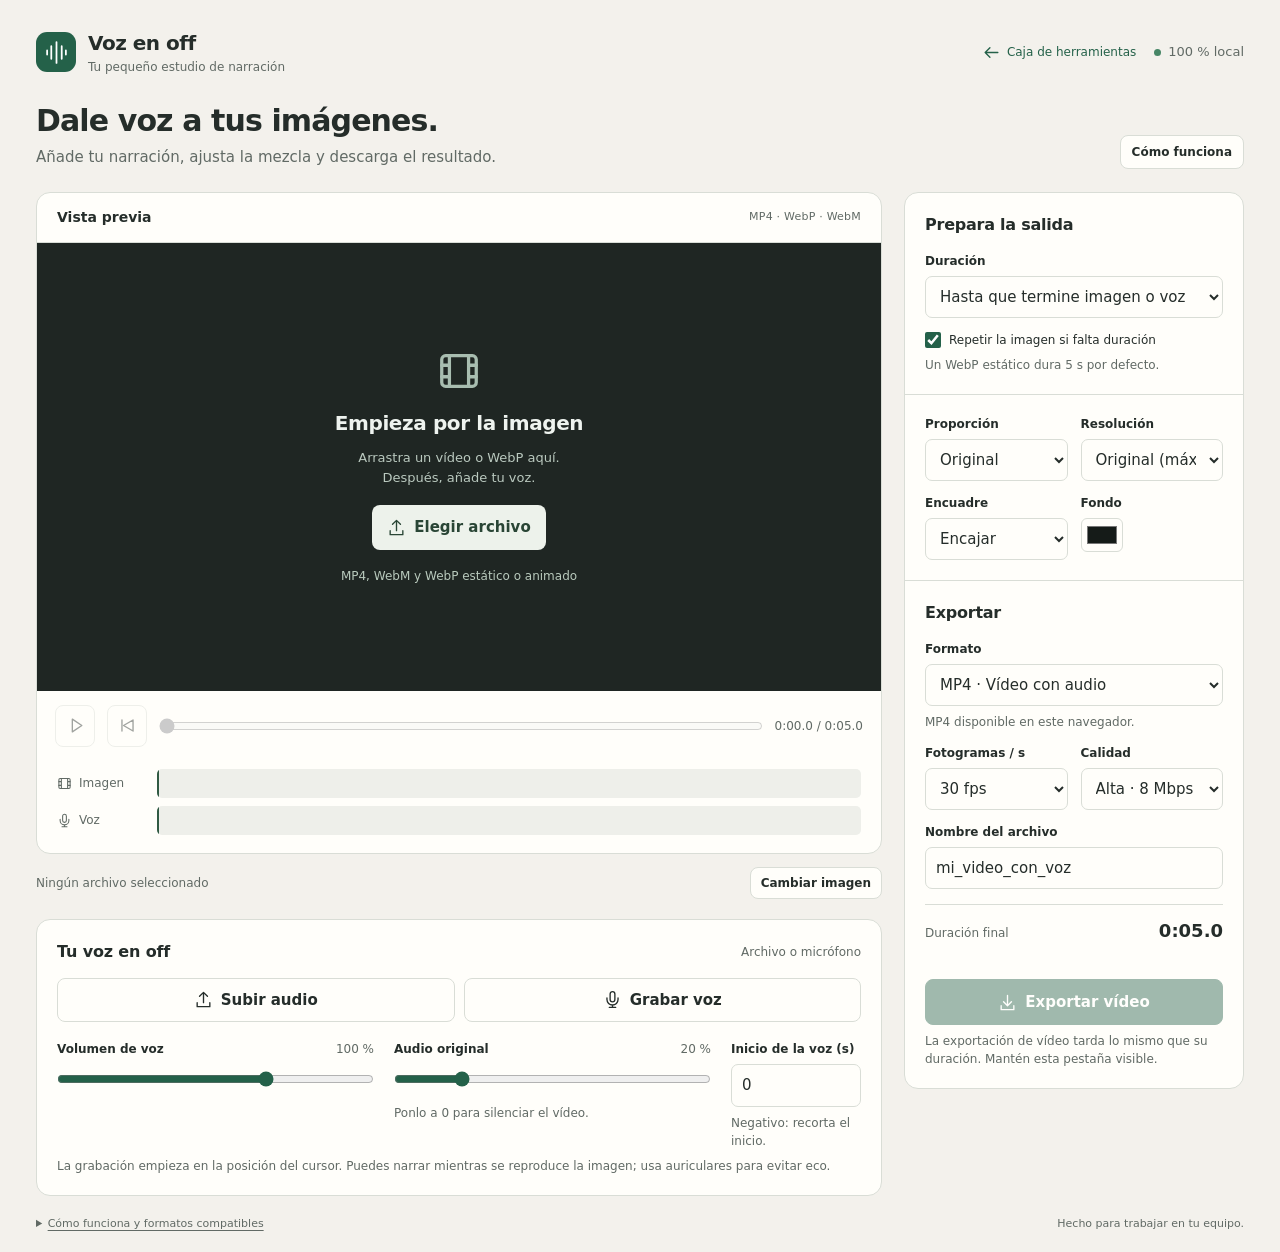
<file: voz_en_off_adder/index.html>
<!doctype html>
<html lang="es">
<head>
<meta charset="utf-8">
<meta name="viewport" content="width=device-width, initial-scale=1">
<meta name="theme-color" content="#f3f1ec">
<title>Voz en off · Editor local</title>
<link rel="icon" href="[data-uri]" type="image/svg+xml">
<style>
:root{--paper:#f3f1ec;--surface:#fffefa;--ink:#252d2a;--muted:#616a65;--line:#d9ddd6;--accent:#246149;--soft:#e7efe7;--danger:#a23333;--radius:14px;color-scheme:light}
*{box-sizing:border-box}body{margin:0;background:var(--paper);color:var(--ink);font:15px/1.5 "Segoe UI",system-ui,sans-serif}button,input,select{font:inherit}button,select,input[type=range],input[type=color],input[type=checkbox]{cursor:pointer}button{border:1px solid var(--line);border-radius:8px;padding:10px 14px;background:var(--surface);color:var(--ink);font-weight:600;display:inline-flex;align-items:center;justify-content:center;gap:8px;min-height:42px}button:hover:not(:disabled){background:var(--soft);border-color:#a9bcae}button:disabled{opacity:.43;cursor:not-allowed}.primary{background:var(--accent);border-color:var(--accent);color:white}.primary:hover:not(:disabled){background:#1b4d39;border-color:#1b4d39}.danger{color:var(--danger)}svg{width:19px;height:19px;flex:none;fill:none;stroke:currentColor;stroke-width:1.7;stroke-linecap:round;stroke-linejoin:round}input,select{color:var(--ink);accent-color:var(--accent)}input[type=text],input[type=number],select{width:100%;border:1px solid var(--line);background:var(--surface);padding:9px 10px;border-radius:7px;min-height:42px}input[type=range]{width:100%;height:22px;margin:4px 0}input[type=color]{width:42px;height:34px;padding:3px;border:1px solid var(--line);background:var(--surface);border-radius:6px}input[type=checkbox]{width:16px;height:16px;margin:0}input:focus-visible,select:focus-visible,button:focus-visible,summary:focus-visible,a:focus-visible{outline:3px solid #81ae95;outline-offset:3px}::selection{background:#c8e1d2;color:#183a2b}input{caret-color:var(--accent)}*{scrollbar-color:#a4b4a8 var(--paper);scrollbar-width:thin}a{color:var(--accent);text-underline-offset:3px}[hidden]{display:none!important}
.app{max-width:1400px;margin:auto;padding:28px 36px 20px}.topbar{display:flex;align-items:center;justify-content:space-between;gap:16px;margin-bottom:27px}.identity{display:flex;align-items:center;gap:12px}.mark{width:40px;height:40px;background:var(--accent);color:#fff;border-radius:11px;display:grid;place-items:center}.mark svg{width:25px;height:25px}.identity strong{font-size:20px;letter-spacing:-.025em}.identity small{display:block;font-size:12px;color:var(--muted)}.local{display:flex;align-items:center;gap:7px;color:var(--muted);font-size:13px}.local i{width:7px;height:7px;background:#478666;border-radius:50%}.intro{display:flex;justify-content:space-between;align-items:end;gap:18px;margin-bottom:23px}h1{font-size:30px;letter-spacing:-.03em;line-height:1.2;margin:0 0 7px;font-weight:650}.intro p{margin:0;color:var(--muted)}.workspace{display:grid;grid-template-columns:minmax(0,1fr) 340px;align-items:start;gap:22px}.panel{border:1px solid var(--line);border-radius:var(--radius);background:var(--surface);overflow:hidden}.section{padding:20px}.section+.section{border-top:1px solid var(--line)}.panelhead{display:flex;align-items:center;justify-content:space-between;padding:14px 20px;border-bottom:1px solid var(--line);gap:10px}.panelhead h2{font-size:14px;font-weight:650;margin:0}.tag{font-size:11px;color:var(--muted);letter-spacing:.02em}.canvaswrap{background:#1f2623;min-height:310px;height:clamp(280px,35vw,460px);display:flex;align-items:center;justify-content:center;position:relative;overflow:hidden}.canvaswrap canvas{display:block;max-width:100%;max-height:100%;object-fit:contain}.empty{position:absolute;inset:0;display:flex;flex-direction:column;align-items:center;justify-content:center;text-align:center;color:#eef3ef;padding:24px;gap:10px}.empty svg{width:46px;height:46px;color:#a8bdb0;margin-bottom:4px}.empty button svg{width:19px;height:19px;margin:0;color:currentColor}.empty strong{font-weight:550;font-size:20px;letter-spacing:-.02em}.empty p{max-width:280px;font-size:13px;color:#bac9bf;margin:0 0 8px}.empty button{background:#edf2eb;color:#294535;border-color:transparent}.transport{display:flex;align-items:center;gap:12px;padding:14px 18px}.transport button{padding:9px;min-width:40px}.clock{font-size:12px;font-variant-numeric:tabular-nums;color:var(--muted);white-space:nowrap}.transport input{min-width:20px}.tracks{padding:0 20px 18px}.track{display:grid;grid-template-columns:90px minmax(0,1fr);gap:10px;align-items:center;margin-top:8px}.tracklabel{font-size:12px;color:var(--muted);display:flex;align-items:center;gap:7px}.tracklabel svg{width:15px;height:15px}.trackbed{height:29px;background:#eeefea;border-radius:5px;overflow:hidden;position:relative}.trackfill{position:absolute;top:0;height:100%;background:#dce6dc;border-radius:4px;display:flex;align-items:center;min-width:0;padding:0;font-size:11px;overflow:hidden;white-space:nowrap;color:#34503f;max-width:100%}.trackfill.voice{background:#dce4ef;color:#3b5471}.trackfill canvas{width:100%;height:25px;opacity:.75}.needle{position:absolute;top:0;bottom:0;width:2px;background:#305a43;z-index:1;pointer-events:none}.sourcebar{display:flex;align-items:center;justify-content:space-between;gap:12px;margin-top:13px;margin-bottom:20px;font-size:12px;color:var(--muted)}.filename{overflow:hidden;text-overflow:ellipsis;white-space:nowrap;max-width:70%}.sourcebar button{font-size:12px;min-height:32px;padding:4px 10px}.mix{margin-top:20px}.mixhead{display:flex;align-items:center;justify-content:space-between;gap:10px}.mixhead h2{font-size:16px;margin:0;letter-spacing:-.01em}.mixhead span{font-size:12px;color:var(--muted)}.audioactions{display:flex;gap:9px;margin-top:14px;flex-wrap:wrap}.audioactions button{flex:1;white-space:nowrap}.voicename{display:flex;align-items:center;gap:8px;margin-top:14px;font-size:13px;min-width:0}.voicename span{overflow:hidden;text-overflow:ellipsis;white-space:nowrap;flex:1}.iconbutton{padding:5px;min-height:30px;border:none;background:transparent}.mixgrid{display:grid;grid-template-columns:1fr 1fr 130px;gap:20px;margin-top:18px}.field label,.field .label{display:block;font-size:12px;font-weight:600;margin-bottom:6px}.value{float:right;font-variant-numeric:tabular-nums;font-weight:400;color:var(--muted)}.hint{font-size:12px;line-height:1.5;color:var(--muted);margin:7px 0 0}.subhead{font-size:16px;margin:0 0 15px;letter-spacing:-.015em}.fields{display:grid;grid-template-columns:1fr 1fr;gap:13px}.fields .wide{grid-column:1/-1}.check{display:flex;align-items:center;gap:8px;font-size:12px;margin-top:13px}.durationline{display:flex;justify-content:space-between;align-items:baseline;margin-top:15px;padding-top:12px;border-top:1px solid var(--line);font-size:12px;color:var(--muted)}.durationline strong{font-size:18px;color:var(--ink);font-variant-numeric:tabular-nums;font-weight:600}.exportbutton{width:100%;margin-top:15px;min-height:46px}.status{margin-top:16px;font-size:13px;background:var(--soft);border-radius:8px;padding:11px 13px;color:#27513c;overflow-wrap:anywhere}.status.error{color:#872d2d;background:#fbeceb}.status[hidden]{display:none}.exportprogress{width:100%;height:7px;accent-color:var(--accent);margin-top:12px;display:block}.result{margin-top:12px;display:flex;flex-direction:column;gap:9px}.download{display:flex;align-items:center;justify-content:center;gap:8px;border:1px solid var(--accent);border-radius:8px;padding:10px;text-decoration:none;font-size:13px;font-weight:600;background:var(--soft)}.resultmeta{font-size:11px;color:var(--muted);text-align:center}.bottom{display:flex;justify-content:space-between;gap:20px;font-size:11px;color:var(--muted);margin-top:20px}.bottom summary{cursor:pointer;text-decoration:underline;text-underline-offset:3px}.bottom details{max-width:680px}.bottom details p{font-size:12px;line-height:1.6}.recording{background:#fbeceb!important;color:#a23333!important;border-color:#e2a7a7!important}.recording svg{fill:currentColor;stroke:none}.dropactive{outline:3px dashed #76b28e;outline-offset:-6px}.busyfield{border:0;margin:0;padding:0;min-width:0}.busyfield:disabled{opacity:.6}.helpbutton{font-size:12px;padding:7px 11px;min-height:34px}.onair{font-size:12px;color:var(--danger);font-variant-numeric:tabular-nums}.notice{margin-top:10px;color:var(--muted);font-size:11px}video#audioVideo{position:fixed;width:1px;height:1px;left:-10px;top:0;opacity:0;pointer-events:none}
@media(min-width:1500px){.app{padding-top:38px}}@media(max-width:1000px){.app{padding:22px}.workspace{grid-template-columns:minmax(0,1fr) 305px;gap:16px}.section{padding:16px}.mixgrid{grid-template-columns:1fr 1fr;gap:15px}.mixgrid .field:last-child{grid-column:1/-1}.canvaswrap{height:330px}.intro h1{font-size:27px}}@media(max-width:760px){.app{padding:18px 14px}.topbar{margin-bottom:25px}.identity strong{font-size:18px}.local{font-size:11px}.intro{align-items:start}.intro h1{font-size:26px}.intro p{font-size:13px;max-width:290px}.workspace{grid-template-columns:1fr}.canvaswrap{height:290px;min-height:230px}.panelhead{padding:12px 16px}.transport{padding:12px;gap:9px}.clock{font-size:11px}.mixgrid{grid-template-columns:1fr 1fr}.mixgrid .field:last-child{grid-column:1/-1}.bottom{flex-direction:column;gap:9px}.intro .helpbutton{display:none}.export .fields{gap:14px}.track{grid-template-columns:70px 1fr}.tracks{padding:0 14px 15px}}@media(prefers-reduced-motion:no-preference){button,a{transition:background .15s ease,border-color .15s ease}.trackfill{transition:width .15s ease,left .15s ease}}
.headerlinks{display:flex;align-items:center;gap:18px}.hub-link{display:inline-flex;align-items:center;gap:6px;font-size:12px;text-decoration:none;min-height:42px}.hub-link:hover{text-decoration:underline}@media(max-width:760px){.headerlinks{flex-direction:column;align-items:end;gap:0}.hub-link{font-size:11px;min-height:32px}}
</style>
</head>
<body>
<svg hidden xmlns="http://www.w3.org/2000/svg"><defs>
<symbol id="i-wave" viewBox="0 0 24 24"><path d="M3 10v4m4-8v12m5-16v20m5-16v12m4-8v4"/></symbol>
<symbol id="i-upload" viewBox="0 0 24 24"><path d="M12 16V3m-5 5 5-5 5 5M4 16v5h16v-5"/></symbol>
<symbol id="i-film" viewBox="0 0 24 24"><rect x="3" y="4" width="18" height="16" rx="2"/><path d="M7 4v16m10-16v16M3 9h4m-4 6h4m10-6h4m-4 6h4"/></symbol>
<symbol id="i-mic" viewBox="0 0 24 24"><rect x="9" y="2" width="6" height="13" rx="3"/><path d="M5 10v2a7 7 0 0 0 14 0v-2M12 19v3m-4 0h8"/></symbol>
<symbol id="i-play" viewBox="0 0 24 24"><path d="m8 4 12 8-12 8z"/></symbol>
<symbol id="i-pause" viewBox="0 0 24 24"><path d="M8 5v14M16 5v14"/></symbol>
<symbol id="i-stop" viewBox="0 0 24 24"><rect x="6" y="6" width="12" height="12" rx="1"/></symbol>
<symbol id="i-back" viewBox="0 0 24 24"><path d="M5 5v14m14-14L7 12l12 7z"/></symbol>
<symbol id="i-download" viewBox="0 0 24 24"><path d="M12 3v13m-5-5 5 5 5-5M4 16v5h16v-5"/></symbol>
<symbol id="i-x" viewBox="0 0 24 24"><path d="m6 6 12 12M6 18 18 6"/></symbol>
</defs></svg>
<main class="app">
<header class="topbar"><div class="identity"><span class="mark"><svg aria-hidden="true"><use href="#i-wave"/></svg></span><div><strong>Voz en off</strong><small>Tu pequeño estudio de narración</small></div></div><div class="headerlinks"><a class="hub-link" id="backToToolbox" href="../index.html"><svg aria-hidden="true" viewBox="0 0 24 24"><path d="M20 12H4m6-6-6 6 6 6"/></svg>Caja de herramientas</a><span class="local"><i></i>100 % local</span></div></header>
<div class="intro"><div><h1>Dale voz a tus imágenes.</h1><p>Añade tu narración, ajusta la mezcla y descarga el resultado.</p></div><button class="helpbutton" id="helpButton">Cómo funciona</button></div>
<div class="workspace">
<div>
<section class="panel" id="dropzone" aria-label="Editor y vista previa">
<div class="panelhead"><h2>Vista previa</h2><span class="tag" id="dimensions">MP4 · WebP · WebM</span></div>
<div class="canvaswrap"><canvas id="canvas" width="1280" height="720" aria-label="Vista previa del vídeo"></canvas><div class="empty" id="empty"><svg aria-hidden="true"><use href="#i-film"/></svg><strong>Empieza por la imagen</strong><p>Arrastra un vídeo o WebP aquí.<br>Después, añade tu voz.</p><button id="chooseMedia" class="editcontrol"><svg aria-hidden="true"><use href="#i-upload"/></svg>Elegir archivo</button><span class="hint" style="color:#b9cabd">MP4, WebM y WebP estático o animado</span></div></div>
<div class="transport"><button id="play" title="Reproducir o pausar (espacio)" aria-label="Reproducir" disabled><svg aria-hidden="true"><use href="#i-play"/></svg></button><button id="rewind" title="Volver al inicio" aria-label="Volver al inicio" disabled><svg aria-hidden="true"><use href="#i-back"/></svg></button><input id="seek" type="range" min="0" max="5" value="0" step="0.01" aria-label="Posición de reproducción" disabled><span class="clock"><span id="currentTime">0:00.0</span> / <span id="totalTime">0:05.0</span></span></div>
<div class="tracks"><div class="track"><span class="tracklabel"><svg aria-hidden="true"><use href="#i-film"/></svg>Imagen</span><div class="trackbed"><div class="trackfill" id="visualTrack" style="width:0">Imagen</div><div class="needle" style="left:0"></div></div></div><div class="track"><span class="tracklabel"><svg aria-hidden="true"><use href="#i-mic"/></svg>Voz</span><div class="trackbed"><div class="trackfill voice" id="voiceTrack" style="width:0"><canvas id="waveform" width="700" height="50" aria-label="Forma de onda de la voz"></canvas></div><div class="needle" style="left:0"></div></div></div></div>
</section>
<div class="sourcebar"><span id="mediaName" class="filename">Ningún archivo seleccionado</span><button id="replaceMedia" class="editcontrol">Cambiar imagen</button></div>
<section class="panel mix"><div class="section"><div class="mixhead"><h2>Tu voz en off</h2><span id="voiceDuration">Archivo o micrófono</span></div><div class="audioactions"><button id="chooseVoice" class="editcontrol"><svg aria-hidden="true"><use href="#i-upload"/></svg>Subir audio</button><button id="record"><svg aria-hidden="true"><use href="#i-mic"/></svg><span id="recordLabel">Grabar voz</span></button></div><div id="recordStatus" class="onair" aria-live="off" hidden></div><div class="voicename" id="voiceInfo" hidden><svg aria-hidden="true"><use href="#i-wave"/></svg><span id="voiceName"></span><button id="removeVoice" class="iconbutton editcontrol" title="Quitar voz" aria-label="Quitar voz"><svg aria-hidden="true"><use href="#i-x"/></svg></button></div><fieldset class="busyfield" id="mixFields"><div class="mixgrid"><div class="field"><label for="voiceVolume">Volumen de voz <output class="value" id="voiceVolumeValue">100 %</output></label><input id="voiceVolume" type="range" min="0" max="150" value="100" step="1"></div><div class="field"><label for="originalVolume">Audio original <output class="value" id="originalVolumeValue">20 %</output></label><input id="originalVolume" type="range" min="0" max="100" value="20" step="1"><p class="hint">Ponlo a 0 para silenciar el vídeo.</p></div><div class="field"><label for="voiceOffset">Inicio de la voz (s)</label><input id="voiceOffset" type="number" min="-3600" max="3600" step="0.1" value="0"><p class="hint">Negativo: recorta el inicio.</p></div></div></fieldset><p class="hint">La grabación empieza en la posición del cursor. Puedes narrar mientras se reproduce la imagen; usa auriculares para evitar eco.</p></div></section>
<div class="status" id="status" role="status" aria-live="polite" hidden></div>
</div>
<aside class="panel export" aria-label="Opciones de exportación"><fieldset class="busyfield" id="exportFields"><div class="section"><h2 class="subhead">Prepara la salida</h2><div class="fields"><div class="field wide"><label for="durationMode">Duración</label><select id="durationMode"><option value="longest">Hasta que termine imagen o voz</option><option value="visual">Solo la duración de la imagen</option><option value="voice">Hasta que termine la voz</option><option value="custom">Duración personalizada</option></select></div><div class="field wide" id="customDurationField" hidden><label for="customDuration">Segundos de salida</label><input id="customDuration" type="number" min="0.1" max="3600" step="0.1" value="10"></div></div><label class="check"><input type="checkbox" id="loopVisual" checked>Repetir la imagen si falta duración</label><p class="hint" id="durationHint">Un WebP estático dura 5 s por defecto.</p></div><div class="section"><div class="fields"><div class="field"><label for="ratio">Proporción</label><select id="ratio"><option value="original">Original</option><option value="16:9">16:9 · Horizontal</option><option value="9:16">9:16 · Vertical</option><option value="1:1">1:1 · Cuadrado</option><option value="4:5">4:5 · Retrato</option></select></div><div class="field"><label for="resolution">Resolución</label><select id="resolution"><option value="original">Original (máx. 4K)</option><option value="1080">1080p</option><option value="720">720p</option><option value="480">480p</option></select></div><div class="field"><label for="fit">Encuadre</label><select id="fit"><option value="contain">Encajar</option><option value="cover">Rellenar / recortar</option></select></div><div class="field"><label for="background">Fondo</label><input id="background" type="color" value="#151b18"></div></div></div><div class="section"><h2 class="subhead">Exportar</h2><div class="fields"><div class="field wide"><label for="format">Formato</label><select id="format"></select><p class="hint" id="formatHint"></p></div><div class="field videoOption"><label for="fps">Fotogramas / s</label><select id="fps"><option value="24">24 fps</option><option value="30" selected>30 fps</option><option value="60">60 fps</option></select></div><div class="field videoOption"><label for="quality">Calidad</label><select id="quality"><option value="2500000">Ligera · 2,5 Mbps</option><option value="8000000" selected>Alta · 8 Mbps</option><option value="16000000">Máxima · 16 Mbps</option></select></div><div class="field wide"><label for="outputName">Nombre del archivo</label><input id="outputName" type="text" value="mi_video_con_voz" maxlength="120" spellcheck="false"></div></div><div class="durationline"><span>Duración final</span><strong id="durationSummary">0:05.0</strong></div></div></fieldset><div class="section" style="padding-top:0;border:0"><button class="primary exportbutton" id="export" disabled><svg aria-hidden="true"><use href="#i-download"/></svg><span id="exportLabel">Exportar vídeo</span></button><button id="cancelExport" class="danger exportbutton" hidden>Cancelar exportación</button><progress id="progress" class="exportprogress" max="100" value="0" aria-label="Progreso de exportación" hidden></progress><p class="hint" id="exportHint">La exportación de vídeo tarda lo mismo que su duración. Mantén esta pestaña visible.</p><div class="result" id="result" hidden><a id="download" class="download"><svg aria-hidden="true"><use href="#i-download"/></svg><span id="downloadLabel">Descargar resultado</span></a><span class="resultmeta" id="resultMeta"></span></div></div></aside>
</div>
<footer class="bottom"><details id="help"><summary>Cómo funciona y formatos compatibles</summary><p>1. Abre este HTML en Chrome o Edge y elige un MP4, WebM o WebP. 2. Sube una narración (MP3, WAV, M4A, OGG u otro audio compatible) o grábala con el micrófono. 3. Ajusta la voz, el sonido del vídeo, la duración y el encuadre. Reproduce para comprobar la mezcla. 4. Exporta y descarga el resultado.</p><p>Todo se procesa en tu navegador, sin subir archivos a ningún servidor. Los formatos de vídeo disponibles se detectan en tu navegador: MP4 cuando admite su grabación; WebM como alternativa. WAV exporta solo la mezcla de audio. Un WebP con sonido se guarda como vídeo, ya que WebP no contiene audio. Los WebP animados necesitan la API ImageDecoder; si no está disponible se mostrará un aviso.</p><p>La grabación requiere permiso de micrófono. Si tu navegador lo bloquea al abrir un archivo local, usa Chrome o Edge, o sube un audio ya grabado. Las exportaciones largas o 4K consumen memoria; reduce la resolución si es necesario. No se guarda el proyecto al cerrar. Los archivos ya descargados se conservan.</p></details><span>Hecho para trabajar en tu equipo.</span></footer>
<input id="mediaInput" type="file" accept=".mp4,.webm,.webp,video/mp4,video/webm,image/webp" hidden><input id="voiceInput" type="file" accept="audio/*,.mp3,.wav,.m4a,.aac,.ogg,.flac,.webm,.mp4" hidden><video id="audioVideo" playsinline preload="auto" aria-hidden="true"></video>
</main>
<script>
'use strict';
const $=id=>document.getElementById(id), canvas=$('canvas'), paint=canvas.getContext('2d',{alpha:false}), video=$('audioVideo');
const state={media:null,voice:null,ctx:null,videoNode:null,originalGain:null,voiceGain:null,master:null,voiceSource:null,playing:false,busy:false,loading:false,time:0,startTime:0,startOffset:0,runId:0,drawId:0,recorder:null,cancel:false,recording:false,micPending:false,mic:null,resultURL:null,exportStream:null,wakeLock:null,originalBuffer:null,originalDecode:'none'};
const mime={mp4:['video/mp4;codecs=avc1.42001f,mp4a.40.2','video/mp4'],webm:['video/webm;codecs=vp9,opus','video/webm;codecs=vp8,opus','video/webm']};
const n=(id,fallback=0)=>{const v=Number($(id).value);return Number.isFinite(v)?v:fallback;};
const clamp=(v,a,b)=>Math.max(a,Math.min(b,v));
const fmt=s=>{s=Math.max(0,Number.isFinite(s)?s:0);const tenths=Math.floor(s*10+.001);return Math.floor(tenths/600)+':'+String(Math.floor(tenths/10)%60).padStart(2,'0')+'.'+tenths%10;};
const icon=name=>'<svg aria-hidden="true"><use href="#i-'+name+'"/></svg>';
function message(text,error=false){$('status').hidden=!text;$('status').textContent=text;$('status').classList.toggle('error',error);}
function errorText(e){return e?.message||String(e);}
function formatOptions(){const select=$('format');for(const kind of ['mp4','webm']){const type=window.MediaRecorder&&mime[kind].find(t=>MediaRecorder.isTypeSupported(t));if(type){const o=new Option(kind==='mp4'?'MP4 · Vídeo con audio':'WebM · Vídeo con audio',kind);o.dataset.mime=type;select.add(o);}}select.add(new Option('WAV · Solo audio','wav'));formatChanged();}
function duration(){const m=state.media;const visual=m?.duration||5;const end=Math.max(.1,(state.voice?.buffer.duration||0)+clamp(n('voiceOffset'),-3600,3600));let d;switch($('durationMode').value){case 'visual':d=visual;break;case 'voice':d=state.voice?end:visual;break;case 'custom':d=clamp(n('customDuration',10),.1,3600);break;default:d=Math.max(visual,state.voice?end:0);}return clamp(d,.1,3600);}
function size(){const m=state.media;if(!m)return;let ratio=m.width/m.height;if($('ratio').value!=='original'){const [w,h]=$('ratio').value.split(':').map(Number);ratio=w/h;}let h=$('resolution').value==='original'?m.height:n('resolution',720);let w=h*ratio;const max=$('resolution').value==='original'?3840:Math.round(h*16/9);const scale=Math.min(1,max/Math.max(w,h));w=Math.max(2,Math.round(w*scale/2)*2);h=Math.max(2,Math.round(h*scale/2)*2);if(canvas.width!==w||canvas.height!==h){canvas.width=w;canvas.height=h;}$('dimensions').textContent=w+' × '+h+' px';}
function syncUI(){const d=duration();$('totalTime').textContent=fmt(d);$('durationSummary').textContent=fmt(d);$('seek').max=d;$('seek').value=clamp(state.time,0,d);$('currentTime').textContent=fmt(state.time);const usable=!!state.media&&!state.busy&&!state.loading&&!state.recording&&!state.micPending;$('play').disabled=!usable;$('rewind').disabled=!usable;$('seek').disabled=!usable;$('export').disabled=!usable;$('record').disabled=state.busy||state.loading||state.micPending||(!state.recording&&!navigator.mediaDevices?.getUserMedia);$('mixFields').disabled=state.busy||state.loading||state.recording||state.micPending;$('exportFields').disabled=state.busy||state.loading||state.recording||state.micPending;document.querySelectorAll('.editcontrol').forEach(el=>el.disabled=state.busy||state.loading||state.recording);$('empty').hidden=!!state.media;$('voiceInfo').hidden=!state.voice;$('voiceDuration').textContent=state.voice?fmt(state.voice.buffer.duration):'Archivo o micrófono';$('voiceName').textContent=state.voice?.name||'';$('mediaName').textContent=state.media?state.media.name+' · '+fmt(state.media.duration):'Ningún archivo seleccionado';$('customDurationField').hidden=$('durationMode').value!=='custom';const percent=state.time/d*100;document.querySelectorAll('.needle').forEach(el=>el.style.left=clamp(percent,0,100)+'%');$('visualTrack').style.width=state.media?($('loopVisual').checked?100:Math.min(100,state.media.duration/d*100))+'%':'0';$('visualTrack').textContent=state.media?.kind==='webp'?'WebP'+(state.media.animated?' animado':''):state.media?'Vídeo':'';const offset=clamp(n('voiceOffset'),-3600,3600),start=Math.max(0,offset),end=Math.min(d,offset+(state.voice?.buffer.duration||0));$('voiceTrack').style.left=start/d*100+'%';$('voiceTrack').style.width=state.voice?Math.max(0,end-start)/d*100+'%':'0';$('durationHint').textContent=state.media?.kind==='video'?'Si no repites la imagen, el último fotograma se mantiene.':state.media?.animated?'La animación conserva sus tiempos de fotograma.':'Un WebP estático dura 5 s por defecto.';}
function formatChanged(){const audio=$('format').value==='wav';document.querySelectorAll('.videoOption').forEach(el=>el.hidden=audio);$('exportLabel').textContent=audio?'Exportar audio':'Exportar vídeo';$('formatHint').textContent=audio?'WAV estéreo, 48 kHz, 16 bits.':$('format').value==='mp4'?'MP4 disponible en este navegador.':'WebM se reproduce en navegadores y reproductores como VLC.';$('exportHint').textContent=audio?'Exporta la mezcla de voz y audio original.':'La exportación de vídeo tarda lo mismo que su duración. Mantén esta pestaña visible.';}
async function audioContext(){if(!state.ctx){const Audio=window.AudioContext||window.webkitAudioContext;if(!Audio)throw new Error('Tu navegador no admite Web Audio. Abre el HTML en Chrome o Edge.');state.ctx=new Audio();state.originalGain=state.ctx.createGain();state.voiceGain=state.ctx.createGain();state.master=state.ctx.createDynamicsCompressor();state.master.threshold.value=-3;state.master.knee.value=0;state.master.ratio.value=20;state.master.attack.value=.003;state.master.release.value=.1;state.originalGain.connect(state.master);state.voiceGain.connect(state.master);state.master.connect(state.ctx.destination);state.videoNode=state.ctx.createMediaElementSource(video);state.videoNode.connect(state.originalGain);applyVolumes();}if(state.ctx.state!=='running')await state.ctx.resume();return state.ctx;}
function applyVolumes(){if(state.ctx){state.originalGain.gain.setValueAtTime(n('originalVolume')/100,state.ctx.currentTime);state.voiceGain.gain.setValueAtTime(n('voiceVolume')/100,state.ctx.currentTime);}$('originalVolumeValue').textContent=n('originalVolume')+' %';$('voiceVolumeValue').textContent=n('voiceVolume')+' %';}
function clearResult(){if(state.resultURL)URL.revokeObjectURL(state.resultURL);state.resultURL=null;$('result').hidden=true;$('download').removeAttribute('href');}
function finishResult(blob,ext){clearResult();if(!blob.size)throw new Error('La exportación está vacía. Prueba otro formato o una resolución menor.');state.resultURL=URL.createObjectURL(blob);let name=$('outputName').value.replace(/[<>:"/\\|?*\x00-\x1f]/g,'_').replace(/\.(mp4|webm|wav)$/i,'').trim()||'mi_video_con_voz';$('download').href=state.resultURL;$('download').download=name+'.'+ext;$('downloadLabel').textContent='Descargar '+ext.toUpperCase();$('resultMeta').textContent=(blob.size/1048576).toFixed(2)+' MB · '+fmt(duration())+' · listo para guardar';$('result').hidden=false;message('Exportación lista. Pulsa «Descargar '+ext.toUpperCase()+'» para guardarla.');}
function waitEvent(el,event,timeout=20000){return new Promise((resolve,reject)=>{const timer=setTimeout(()=>done(new Error('El archivo tarda demasiado en cargar. Prueba otro archivo.')),timeout);function success(){done();}function fail(){done(new Error('No se puede leer este archivo. Comprueba que su formato y códec sean compatibles con el navegador.'));}function done(e){clearTimeout(timer);el.removeEventListener(event,success);el.removeEventListener('error',fail);e?reject(e):resolve();}el.addEventListener(event,success,{once:true});el.addEventListener('error',fail,{once:true});});}
async function seekVideo(t){if(!state.media||state.media.kind!=='video')return;t=clamp(t,0,Math.max(0,video.duration-.001));if(Math.abs(video.currentTime-t)<.008&&video.readyState>=2)return;const ready=waitEvent(video,'seeked');video.currentTime=t;await ready;}
function webpInfo(bytes){const v=new DataView(bytes.buffer,bytes.byteOffset,bytes.byteLength);const tag=o=>String.fromCharCode(...bytes.subarray(o,o+4));if(tag(0)!=='RIFF'||tag(8)!=='WEBP')throw new Error('El archivo no es un WebP válido.');const times=[];let elapsed=0,animated=false;for(let o=12;o+8<=bytes.length;){const id=tag(o),len=v.getUint32(o+4,true),p=o+8;if(p+len>bytes.length)throw new Error('El WebP está incompleto o dañado.');if(id==='VP8X'&&len>=1)animated=!!(bytes[p]&2);if(id==='ANMF'&&len>=16){times.push(elapsed);elapsed+=Math.max(.01,(bytes[p+12]|bytes[p+13]<<8|bytes[p+14]<<16)/1000);}o=p+len+(len%2);}return{animated:animated||times.length>1,times,duration:elapsed||5};}
async function loadMedia(file){if(!file||state.busy||state.recording||state.loading||state.micPending)return;if(!/\.(mp4|webm|webp)$/i.test(file.name)){message('Elige un archivo .mp4, .webm o .webp.',true);return;}stop();state.loading=true;message('Abriendo '+file.name+'…');syncUI();let next=null;try{const url=URL.createObjectURL(file);next={url,file,name:file.name,kind:/\.webp$/i.test(file.name)?'webp':'video',lastFrame:null,lastIndex:-1};if(next.kind==='video'){video.pause();const ready=waitEvent(video,'loadeddata');video.src=url;video.load();await ready;if(!Number.isFinite(video.duration)||video.duration<=0||!video.videoWidth)throw new Error('No se ha podido leer la duración o la imagen de este vídeo.');next.width=video.videoWidth;next.height=video.videoHeight;next.duration=video.duration;next.animated=false;}else{const bytes=new Uint8Array(await file.arrayBuffer());Object.assign(next,webpInfo(bytes));if(next.animated){if(!window.ImageDecoder||!await ImageDecoder.isTypeSupported('image/webp'))throw new Error('Este navegador no permite procesar WebP animados. Abre este HTML en Chrome o Edge, o convierte la animación a MP4.');next.decoder=new ImageDecoder({data:bytes,type:'image/webp',preferAnimation:true});await next.decoder.tracks.ready;const decoded=await next.decoder.decode({frameIndex:0});next.lastFrame=decoded.image;next.lastIndex=0;next.width=decoded.image.displayWidth;next.height=decoded.image.displayHeight;}else{next.image=await createImageBitmap(file);next.width=next.image.width;next.height=next.image.height;}}disposeMedia();state.media=next;state.originalBuffer=null;state.originalDecode='none';next=null;state.time=0;size();await draw(0);clearResult();$('outputName').value=file.name.replace(/\.[^.]+$/,'')+'_con_voz';message(state.media.duration>3600?'Archivo cargado. La salida se limita a una hora; usa una duración menor si necesitas reducir memoria.':'Imagen lista. Añade tu voz o grábala con el micrófono.');}catch(e){if(next){next.lastFrame?.close();next.decoder?.close();next.image?.close();URL.revokeObjectURL(next.url);}if(state.media?.kind==='video'){const ready=waitEvent(video,'loadeddata').catch(()=>{});video.src=state.media.url;video.load();await ready;}message(errorText(e),true);}finally{state.loading=false;syncUI();}}
function disposeMedia(){const m=state.media;if(!m)return;m.lastFrame?.close();m.decoder?.close();m.image?.close();URL.revokeObjectURL(m.url);state.media=null;state.drawId++;}
async function loadVoice(file,recordedOffset=null){if(!file||state.busy||state.recording||state.loading||state.micPending)return;stop();state.loading=true;syncUI();message('Procesando la voz…');try{const ctx=await audioContext();const buffer=await ctx.decodeAudioData(await file.arrayBuffer());if(!buffer.duration)throw new Error('El archivo de audio está vacío.');state.voice={buffer,name:file.name};if(recordedOffset!==null)$('voiceOffset').value=recordedOffset.toFixed(2);drawWave();clearResult();message('Voz lista. Reproduce para comprobar los volúmenes y la sincronización.');}catch(e){message('No se pudo leer el audio. Prueba un WAV, MP3 o M4A compatible. '+errorText(e),true);}finally{state.loading=false;syncUI();}}
function drawWave(){const c=$('waveform'),ctx=c.getContext('2d');ctx.clearRect(0,0,c.width,c.height);const b=state.voice?.buffer;if(!b)return;const a=b.getChannelData(0),step=Math.max(1,Math.floor(a.length/c.width));ctx.strokeStyle='#4e6d91';ctx.lineWidth=1.5;ctx.beginPath();for(let x=0;x<c.width;x+=2){let peak=0;for(let j=x*step;j<Math.min((x+2)*step,a.length);j+=Math.max(1,Math.floor(step/70)))peak=Math.max(peak,Math.abs(a[j]));const h=Math.max(1,peak*c.height*.48);ctx.moveTo(x,c.height/2-h);ctx.lineTo(x,c.height/2+h);}ctx.stroke();}
function localMediaTime(t){const m=state.media;if(!m)return 0;return $('loopVisual').checked?t%m.duration:Math.min(t,Math.max(0,m.duration-.001));}
async function draw(t){const m=state.media;if(!m){paint.fillStyle='#1f2623';paint.fillRect(0,0,canvas.width,canvas.height);return;}const job=++state.drawId;let image;if(m.kind==='video')image=video;else if(m.decoder){const local=localMediaTime(t);let index=m.times.length-1;for(let i=0;i<m.times.length;i++)if(local<m.times[i]){index=i-1;break;}index=Math.max(0,index);if(index!==m.lastIndex){const {image:frame}=await m.decoder.decode({frameIndex:index,completeFramesOnly:true});if(state.media!==m||job!==state.drawId){frame.close();return;}m.lastFrame?.close();m.lastFrame=frame;m.lastIndex=index;}image=m.lastFrame;}else image=m.image;if(state.media!==m||job!==state.drawId)return;paint.fillStyle=$('background').value;paint.fillRect(0,0,canvas.width,canvas.height);if(!image)return;const scale=$('fit').value==='cover'?Math.max(canvas.width/m.width,canvas.height/m.height):Math.min(canvas.width/m.width,canvas.height/m.height);const w=m.width*scale,h=m.height*scale;paint.drawImage(image,(canvas.width-w)/2,(canvas.height-h)/2,w,h);}
function stopVoice(){if(state.voiceSource){try{state.voiceSource.stop();}catch{}state.voiceSource.disconnect();state.voiceSource=null;}}
function stop(reset=false){state.playing=false;state.runId++;stopVoice();video.pause();if(reset)state.time=0;$('play').querySelector('use').setAttribute('href','#i-play');$('play').setAttribute('aria-label','Reproducir');syncUI();}
function scheduleVoice(ctx,position,when){stopVoice();if(!state.voice)return;const offset=clamp(n('voiceOffset'),-3600,3600),skip=Math.max(0,position-offset),delay=Math.max(0,offset-position);if(skip>=state.voice.buffer.duration||position+delay>=duration())return;const src=ctx.createBufferSource();src.buffer=state.voice.buffer;src.connect(state.voiceGain);src.start(when+delay,skip,Math.min(src.buffer.duration-skip,duration()-position-delay));state.voiceSource=src;}
async function startPlayback(position=state.time,exporting=false){if(!state.media)return;stop();const run=++state.runId;const ctx=await audioContext();if(run!==state.runId)return;position=clamp(position,0,duration());if(position>=duration()-.02)position=0;await seekVideo(localMediaTime(position));if(run!==state.runId)return;if(state.media.kind==='video'){video.loop=$('loopVisual').checked;video.muted=false;if($('loopVisual').checked||position<state.media.duration)await video.play();}if(run!==state.runId){video.pause();return;}const when=ctx.currentTime;state.time=position;state.startOffset=position;state.startTime=when;scheduleVoice(ctx,position,when);state.playing=true;$('play').querySelector('use').setAttribute('href','#i-pause');$('play').setAttribute('aria-label','Pausar');async function tick(){if(run!==state.runId||!state.playing)return;state.time=Math.min(duration(),state.startOffset+ctx.currentTime-state.startTime);try{await draw(Math.min(state.time,duration()-.001));}catch(e){stop();message('No se pudo dibujar la imagen: '+errorText(e),true);if(exporting){state.cancel=true;finishRecording();}return;}if(run!==state.runId)return;syncUI();if(exporting)$('progress').value=state.time/duration()*100;if(state.time>=duration()){stop();if(exporting)finishRecording();return;}requestAnimationFrame(tick);}requestAnimationFrame(tick);}
async function setPosition(t){stop();state.time=clamp(t,0,duration());await seekVideo(localMediaTime(state.time));await draw(state.time);syncUI();}
function setBusy(on){state.busy=on;$('cancelExport').hidden=!on;$('progress').hidden=!on;if(on){$('progress').value=0;clearResult();}syncUI();}
async function wake(){try{if(navigator.wakeLock)state.wakeLock=await navigator.wakeLock.request('screen');}catch{}}
async function releaseWake(){try{await state.wakeLock?.release();}catch{}state.wakeLock=null;}
function finishRecording(){if(state.recorder&&state.recorder.state!=='inactive')state.recorder.stop();}
async function validateVideo(blob){
 const probe=document.createElement('video'),url=URL.createObjectURL(blob);probe.preload='auto';probe.muted=true;probe.playsInline=true;
 try{const ready=waitEvent(probe,'loadeddata',15000);probe.src=url;probe.load();await ready;if(!probe.videoWidth||!probe.videoHeight)throw new Error('El navegador no ha generado la pista de imagen. Prueba WebM, una resolución menor o una duración de al menos 1 segundo.');}
 finally{probe.removeAttribute('src');probe.load();URL.revokeObjectURL(url);}
}

async function exportVideo(){const selected=$('format').selectedOptions[0];if(!selected?.dataset.mime)throw new Error('Este navegador no admite ese formato de vídeo.');const ctx=await audioContext();size();await seekVideo(0);await draw(0);const dest=ctx.createMediaStreamDestination();state.master.connect(dest);let stream;try{stream=canvas.captureStream(n('fps',30));stream.addTrack(dest.stream.getAudioTracks()[0]);state.exportStream=stream;const rec=new MediaRecorder(stream,{mimeType:selected.dataset.mime,videoBitsPerSecond:n('quality',8000000),audioBitsPerSecond:192000});state.recorder=rec;const chunks=[];const done=new Promise((resolve,reject)=>{rec.ondataavailable=e=>{if(e.data.size)chunks.push(e.data);};rec.onerror=e=>reject(e.error||new Error('El codificador ha fallado. Prueba menor resolución u otro formato.'));rec.onstop=()=>resolve(new Blob(chunks,{type:rec.mimeType}));});rec.start(250);try{await startPlayback(0,true);}catch(e){state.cancel=true;finishRecording();await done.catch(()=>{});throw e;}let blob=await done;if(!state.cancel){if($('format').value==='webm')blob=await webmDuration(blob,duration());await validateVideo(blob);if(state.cancel)return;$('progress').value=100;finishResult(blob,$('format').value);}}finally{stop();finishRecording();state.recorder=null;state.master.disconnect(dest);stream?.getTracks().forEach(t=>t.stop());dest.stream.getTracks().forEach(t=>t.stop());state.exportStream=null;}}

// MediaRecorder emits streaming WebM with an unknown duration. Add it without copying the media payload.
async function webmDuration(blob,seconds){
 const a=new Uint8Array(await blob.slice(0,262144).arrayBuffer());
 function element(o){if(o>=a.length||a[o]===0)return null;let il=1,mask=128;while(!(a[o]&mask)&&il<4){mask>>=1;il++;}if(!(a[o]&mask)||o+il>=a.length)return null;let id=0;for(let i=0;i<il;i++)id=id*256+a[o+i];let sl=1;mask=128;while(!(a[o+il]&mask)&&sl<8){mask>>=1;sl++;}if(!mask||o+il+sl>a.length)return null;let len=BigInt(a[o+il]&(mask-1));for(let i=1;i<sl;i++)len=len*256n+BigInt(a[o+il+i]);const unknown=len===(1n<<BigInt(sl*7))-1n;return{id,o,il,sl,start:o+il+sl,size:unknown?Infinity:Number(len),unknown};}
 function vint(value,width){let v=BigInt(value);if(v>=(1n<<BigInt(width*7))-1n)return null;const out=new Uint8Array(width);for(let i=width-1;i>=0;i--){out[i]=Number(v&255n);v>>=8n;}out[0]|=1<<(8-width);return out;}
 let segment=null,info=null;for(let o=0;o<a.length;){const e=element(o);if(!e)break;if(e.id===0x18538067){segment=e;break;}if(!Number.isFinite(e.size))break;o=e.start+e.size;}
 if(!segment)return blob;
 for(let o=segment.start;o<a.length;){const e=element(o);if(!e)break;if(e.id===0x114d9b74)return blob; // Preserve indexed files and their absolute offsets.
 if(e.id===0x1549a966){info=e;break;}if(!Number.isFinite(e.size))break;o=e.start+e.size;}
 if(!info||info.start+info.size>a.length)return blob;
 let scale=1000000,durationElement=null;
 for(let o=info.start;o<info.start+info.size;){const e=element(o);if(!e||!Number.isFinite(e.size)||e.start+e.size>a.length)return blob;if(e.id===0x2ad7b1){scale=0;for(let i=0;i<e.size;i++)scale=scale*256+a[e.start+i];}if(e.id===0x4489)durationElement=e;o=e.start+e.size;}
 if(!scale)return blob;const units=seconds*1e9/scale;
 if(durationElement&&[4,8].includes(durationElement.size)){const bytes=new Uint8Array(durationElement.size),view=new DataView(bytes.buffer);durationElement.size===4?view.setFloat32(0,units):view.setFloat64(0,units);return new Blob([blob.slice(0,durationElement.start),bytes,blob.slice(durationElement.start+durationElement.size)],{type:blob.type});}
 if(durationElement||!segment.unknown)return blob;
 const size=vint(info.size+11,info.sl);if(!size)return blob;const duration=new Uint8Array(11);duration.set([0x44,0x89,0x88]);new DataView(duration.buffer).setFloat64(3,units);
 return new Blob([blob.slice(0,info.o+info.il),size,blob.slice(info.start,info.start+info.size),duration,blob.slice(info.start+info.size)],{type:blob.type});
}

async function originalAudio(){if(state.originalDecode==='ok')return state.originalBuffer;if(state.originalDecode==='failed')throw new Error('No se pudo extraer el audio original. Pon su volumen a 0 para exportar solo la voz, o exporta el vídeo.');if(state.media?.kind!=='video')return null;const ctx=await audioContext();try{state.originalBuffer=await ctx.decodeAudioData(await state.media.file.arrayBuffer());state.originalDecode='ok';return state.originalBuffer;}catch{state.originalDecode='failed';throw new Error('El vídeo no contiene audio decodificable para WAV. Pon «Audio original» a 0 para exportar solo la voz; el formato de vídeo conserva el audio compatible.');}}
function wav(buffer){const samples=buffer.length,channels=2,bytes=new ArrayBuffer(44+samples*channels*2),v=new DataView(bytes);const text=(p,s)=>{for(let i=0;i<s.length;i++)v.setUint8(p+i,s.charCodeAt(i));};text(0,'RIFF');v.setUint32(4,36+samples*4,true);text(8,'WAVE');text(12,'fmt ');v.setUint32(16,16,true);v.setUint16(20,1,true);v.setUint16(22,channels,true);v.setUint32(24,buffer.sampleRate,true);v.setUint32(28,buffer.sampleRate*4,true);v.setUint16(32,4,true);v.setUint16(34,16,true);text(36,'data');v.setUint32(40,samples*4,true);const l=buffer.getChannelData(0),r=buffer.getChannelData(Math.min(1,buffer.numberOfChannels-1));let pos=44;for(let i=0;i<samples;i++){for(const s of [l[i],r[i]]){const x=clamp(s,-1,1);v.setInt16(pos,x<0?x*32768:x*32767,true);pos+=2;}}return new Blob([bytes],{type:'audio/wav'});}
async function exportWav(){const d=duration();if(d>900)throw new Error('Para WAV, limita la salida a 15 minutos para evitar un uso excesivo de memoria.');const original=n('originalVolume')>0?await originalAudio():null;if(state.cancel)return;const Offline=window.OfflineAudioContext||window.webkitOfflineAudioContext;const off=new Offline(2,Math.ceil(d*48000),48000);const compressor=off.createDynamicsCompressor();compressor.threshold.value=-3;compressor.knee.value=0;compressor.ratio.value=20;compressor.attack.value=.003;compressor.release.value=.1;compressor.connect(off.destination);function add(buffer,volume,offset=0,loop=false){if(!buffer||volume===0)return;const start=Math.max(0,offset),skip=Math.max(0,-offset);if(start>=d||skip>=buffer.duration)return;const src=off.createBufferSource(),gain=off.createGain();src.buffer=buffer;src.loop=loop;gain.gain.value=volume;src.connect(gain).connect(compressor);src.start(start,skip,loop?d-start:Math.min(buffer.duration-skip,d-start));}add(original,n('originalVolume')/100,0,$('loopVisual').checked);add(state.voice?.buffer,n('voiceVolume')/100,clamp(n('voiceOffset'),-3600,3600));message('Preparando la mezcla WAV…');$('progress').removeAttribute('value');const rendered=await off.startRendering();if(!state.cancel)finishResult(wav(rendered),'wav');}
async function doExport(){if(state.busy||state.loading||state.recording||state.micPending||!state.media)return;stop(true);state.cancel=false;state.cancelReason='';setBusy(true);message($('format').value==='wav'?'Preparando el audio…':'Exportando en tiempo real. Mantén esta pestaña visible.');await wake();try{if($('format').value==='wav')await exportWav();else await exportVideo();if(state.cancel)message(state.cancelReason||'Exportación cancelada. Puedes ajustar la mezcla y volver a intentarlo.',!!state.cancelReason);}catch(e){message('No se pudo exportar. '+errorText(e),true);}finally{stop();setBusy(false);await releaseWake();}}
async function record(){
 if(state.recording){if(state.mic?.recorder.state!=='inactive')state.mic?.recorder.stop();return;}
 if(state.busy||state.loading||state.micPending)return;
 if(!navigator.mediaDevices?.getUserMedia||!window.MediaRecorder){message('El micrófono no está disponible. Abre el HTML en Chrome o Edge, permite el micrófono o sube un audio.',true);return;}
 const offset=state.time>=duration()-.02?0:state.time;let stream,session;
 state.micPending=true;$('recordLabel').textContent='Permitir micrófono…';syncUI();
 try{
  stop();stream=await navigator.mediaDevices.getUserMedia({audio:{echoCancellation:true,noiseSuppression:true,autoGainControl:true},video:false});
  const type=['audio/webm;codecs=opus','audio/mp4','audio/ogg;codecs=opus'].find(t=>MediaRecorder.isTypeSupported(t));
  const recorder=new MediaRecorder(stream,type?{mimeType:type}:undefined),chunks=[];
  session={recorder,stream,timer:null};state.mic=session;state.recording=true;state.micPending=false;
  $('record').classList.add('recording');$('recordLabel').textContent='Detener grabación';$('record').querySelector('use').setAttribute('href','#i-stop');$('recordStatus').hidden=false;syncUI();
  const start=performance.now();session.timer=setInterval(()=>{$('recordStatus').textContent='Grabando · '+fmt((performance.now()-start)/1000);},100);
  recorder.ondataavailable=e=>{if(e.data.size)chunks.push(e.data);};
  recorder.onerror=()=>{message('La grabación ha fallado. Comprueba el micrófono y vuelve a intentarlo.',true);if(recorder.state!=='inactive')recorder.stop();};
  recorder.onstop=async()=>{
   clearInterval(session.timer);stream.getTracks().forEach(t=>t.stop());stop();state.recording=false;if(state.mic===session)state.mic=null;
   $('record').classList.remove('recording');$('recordLabel').textContent='Grabar voz';$('record').querySelector('use').setAttribute('href','#i-mic');$('recordStatus').hidden=true;syncUI();
   const blob=new Blob(chunks,{type:recorder.mimeType});
   if(blob.size){const ext=recorder.mimeType.includes('mp4')?'m4a':recorder.mimeType.includes('ogg')?'ogg':'webm';await loadVoice(new File([blob],'Mi grabación.'+ext,{type:blob.type}),offset);}
   else message('No se ha recibido audio. Comprueba el permiso de micrófono.',true);
  };
  recorder.start(250);message('Grabando tu voz. Pulsa «Detener grabación» cuando termines.');
  if(state.media){const saved=state.voice;state.voice=null;try{await startPlayback(offset);}finally{state.voice=saved;}}
 }catch(e){
  stream?.getTracks().forEach(t=>t.stop());
  if(session&&session.recorder.state!=='inactive')session.recorder.stop();
  else if(session){clearInterval(session.timer);state.recording=false;state.mic=null;$('record').classList.remove('recording');$('record').querySelector('use').setAttribute('href','#i-mic');$('recordStatus').hidden=true;}
  message('No se ha podido abrir el micrófono. Permite su uso en el navegador o sube un audio. '+errorText(e),true);
 }finally{state.micPending=false;if(!state.recording)$('recordLabel').textContent='Grabar voz';syncUI();}
}
$('chooseMedia').onclick=$('replaceMedia').onclick=()=>$('mediaInput').click();$('chooseVoice').onclick=()=>$('voiceInput').click();$('mediaInput').onchange=e=>{loadMedia(e.target.files[0]);e.target.value='';};$('voiceInput').onchange=e=>{if(!state.busy&&!state.recording&&!state.loading)loadVoice(e.target.files[0]);e.target.value='';};$('removeVoice').onclick=()=>{stop();state.voice=null;drawWave();clearResult();syncUI();};$('play').onclick=()=>{if(state.playing)stop();else startPlayback().catch(e=>{stop();message(errorText(e),true);});};$('rewind').onclick=()=>setPosition(0).catch(e=>message(errorText(e),true));let seekChain=Promise.resolve();$('seek').oninput=()=>{const t=n('seek');seekChain=seekChain.then(()=>setPosition(t)).catch(e=>message(errorText(e),true));};$('record').onclick=record;$('export').onclick=doExport;$('cancelExport').onclick=()=>{state.cancel=true;stop();finishRecording();message('Cancelando exportación…');};$('format').onchange=()=>{formatChanged();clearResult();};
for(const id of ['voiceVolume','originalVolume'])$(id).oninput=()=>{applyVolumes();clearResult();};
for(const id of ['durationMode','customDuration','loopVisual','voiceOffset','ratio','resolution','fit','background','fps','quality'])$(id).addEventListener('change',()=>{stop();state.time=clamp(state.time,0,duration());size();syncUI();draw(state.time).catch(e=>message(errorText(e),true));clearResult();});
$('outputName').oninput=()=>{if(state.resultURL){const ext=$('format').value;const name=$('outputName').value.replace(/[<>:"/\\|?*\x00-\x1f]/g,'_').replace(/\.(mp4|webm|wav)$/i,'').trim()||'mi_video_con_voz';$('download').download=name+'.'+ext;}};
const zone=$('dropzone');for(const event of ['dragenter','dragover'])zone.addEventListener(event,e=>{e.preventDefault();if(!state.busy&&!state.recording)zone.classList.add('dropactive');});zone.addEventListener('dragleave',e=>{if(!zone.contains(e.relatedTarget))zone.classList.remove('dropactive');});zone.addEventListener('drop',e=>{e.preventDefault();zone.classList.remove('dropactive');const file=e.dataTransfer.files[0];if(file)loadMedia(file);});window.addEventListener('dragover',e=>e.preventDefault());window.addEventListener('drop',e=>e.preventDefault());
document.addEventListener('keydown',e=>{if(e.code==='Space'&&!/INPUT|SELECT|TEXTAREA|BUTTON|A|SUMMARY/.test(e.target.tagName)&&!state.busy&&!state.recording&&!$('play').disabled){e.preventDefault();$('play').click();}});$('helpButton').onclick=()=>{$('help').open=!$('help').open;if($('help').open)$('help').scrollIntoView({behavior:'smooth',block:'nearest'});};
document.addEventListener('visibilitychange',()=>{if(document.hidden&&state.busy&&$('format').value!=='wav'){state.cancel=true;state.cancelReason='La exportación se ha detenido al ocultar la pestaña para evitar fotogramas perdidos. Vuelve a exportar manteniéndola visible.';stop();finishRecording();message(state.cancelReason,true);}else if(document.hidden&&state.playing&&!state.recording)stop();});window.addEventListener('beforeunload',e=>{if(state.busy||state.recording){e.preventDefault();e.returnValue='';}});
const entryLanguage=new URL(location.href).searchParams.get('lang');if(['es','ca','en'].includes(entryLanguage))$('backToToolbox').href='../index.html?lang='+entryLanguage;
formatOptions();syncUI();draw(0);if(!navigator.mediaDevices?.getUserMedia)$('record').title='Micrófono no disponible: sube un archivo de audio.';
</script>
</body>
</html>
</file>
<file: diedrico/style.css>
:root{font-family:"Segoe UI",system-ui,sans-serif;font-size:13px;color:#203d35;background:#f7f8f4;color-scheme:light;--ink:#203d35;--muted:#52665d;--accent:#176850;--deep:#163f35;--lime:#e0edbf;--surface:#f7f8f4;--line:#d9e0d9;--hover:#e9efe7;--danger:#a43d32;--ease:cubic-bezier(.16,1,.3,1)}
*{box-sizing:border-box}body{margin:0;overflow:hidden}button,input,select{font:inherit;color:inherit}button{cursor:pointer;display:inline-flex;align-items:center;justify-content:center;gap:7px;min-height:34px;padding:6px 10px;border:1px solid var(--line);border-radius:6px;background:#fff;white-space:nowrap;touch-action:manipulation}button:hover{background:var(--hover);border-color:#a8bcae}button:active{background:#dce8dc}button:disabled{cursor:default;opacity:.42}button,a,summary{-webkit-tap-highlight-color:transparent}input,select{width:100%;min-width:0;padding:7px 8px;border:1px solid #bccbc1;border-radius:5px;background:#fff;min-height:34px;caret-color:var(--accent)}input[type=checkbox]{width:15px;height:15px;min-height:15px;flex:none;margin:0;accent-color:var(--accent)}input[type=color]{width:36px;flex:none;padding:3px;cursor:pointer}input[type=number]{font-variant-numeric:tabular-nums}input:disabled{background:#f0f3ee;color:var(--muted)}button svg,a svg,.empty-list>svg,.no-selection>svg{width:18px;height:18px;fill:none;stroke:currentColor;stroke-width:1.6;stroke-linecap:round;stroke-linejoin:round;flex:none}a{color:inherit;text-underline-offset:3px}h1,h2,h3,p{margin:0}h1,h2{font-size:15px;font-weight:650}h3{font-size:12px;font-weight:650}label{font-size:12px}.icon-only{width:34px;padding:6px}.primary{background:var(--accent);border-color:var(--accent);color:white}.primary:hover{background:#12553f;border-color:#12553f}.danger{color:var(--danger)}.row{display:flex;align-items:center;gap:7px}.stack{display:grid;gap:6px}.wide{width:100%;justify-content:flex-start}.wide>svg:last-child:not(:first-child){margin-left:auto}.check{display:flex;align-items:center;gap:8px;cursor:pointer;font-size:12px;line-height:1.5;min-height:29px}.field-note{color:var(--muted);font-size:11px;line-height:1.6}.error{color:var(--danger);font-size:12px;line-height:1.6}.error:empty{display:none}.sr-only{position:absolute;width:1px;height:1px;overflow:hidden;clip-path:inset(50%)}[hidden]{display:none!important}::selection{background:#d4e7ba;color:var(--deep)}:focus-visible{outline:2px solid var(--accent);outline-offset:3px}*{scrollbar-width:thin;scrollbar-color:#b7c7b9 transparent}.skip{position:fixed;z-index:100;top:8px;left:8px;padding:10px;background:var(--lime);transform:translateY(-160%)}.skip:focus{transform:none}
.app{height:100dvh;display:grid;grid-template-rows:60px minmax(0,1fr) 29px}.topbar{display:flex;align-items:center;gap:18px;padding:0 20px;background:var(--deep);color:#edf4e9}.brand{display:flex;align-items:center;gap:10px;color:inherit;text-decoration:none;min-height:44px;white-space:nowrap;font-size:19px;font-weight:600;letter-spacing:-.02em}.brand svg{width:29px;height:29px;color:var(--lime);stroke-width:1.3}.brand b{color:var(--lime);font-weight:500}.brand:hover{color:var(--lime)}.top-separator{width:1px;height:25px;background:#48685b}.project-name{flex:1;min-width:0}.project-name input{max-width:300px;border-color:transparent;background:transparent;color:#e0e9df;font-size:12px;text-overflow:ellipsis}.project-name input:hover,.project-name input:focus{border-color:#608074}.file-actions{display:flex;gap:6px;align-items:center}.file-actions button{background:#244c40;border-color:#48685b;color:#edf4e9;font-size:12px}.file-actions button:hover{background:#365f4e}.file-actions .primary-light{background:var(--lime);border-color:var(--lime);color:var(--deep);font-weight:650;margin-left:7px}.file-actions .primary-light:hover{background:#cddfad}.topbar :focus-visible{outline-color:var(--lime)}.workspace{display:grid;grid-template-columns:264px minmax(250px,1fr) 262px;min-height:0}.panel{overflow:auto;min-height:0;background:var(--surface)}.elements{display:flex;flex-direction:column;border-right:1px solid var(--line)}.panel-heading{display:flex;align-items:center;gap:9px;padding:18px 16px 12px}.counter{color:var(--muted);font-size:11px;font-variant-numeric:tabular-nums}.add-button{margin-left:auto;min-height:30px;font-size:12px;padding:4px 9px}.add-button svg{width:15px}.panel-hint{font-size:11px;line-height:1.6;color:var(--muted);padding:0 16px 15px;max-width:none}.list-columns{display:flex;justify-content:space-between;padding:7px 17px;border-block:1px solid var(--line);color:var(--muted);font-size:11px;background:#eff3ed}.list-columns span:last-child{margin-right:11px}.element-list{list-style:none;margin:0;padding:7px;overflow:auto;min-height:90px;flex:1}.element-row{padding:7px 8px 6px;border:1px solid transparent;border-radius:6px;margin-bottom:3px}.element-row.selected{background:#e1ebd3;border-color:#c4d5b3}.entity-main{display:flex;gap:5px;align-items:center}.entity-select{border:0;background:transparent;justify-content:flex-start;flex:1;min-width:0;padding:2px;min-height:29px;gap:8px}.entity-select:hover{background:transparent}.entity-select .object-symbol{width:24px;height:24px;display:grid;place-items:center;flex:none}.object-symbol svg{stroke:var(--object-color)}.entity-label{overflow:hidden;text-overflow:ellipsis;font-size:12px;font-weight:600}.row-view{min-height:25px;padding:3px 5px;font-size:11px;border-color:#c4d1c6;background:#ffffff99;color:#355747}.row-view:hover{border-color:var(--accent)}.entity-sub{display:flex;align-items:center;justify-content:space-between;gap:6px;padding-left:34px}.entity-sub small{font-size:11px;color:var(--muted);white-space:nowrap;overflow:hidden;text-overflow:ellipsis}.entity-sub .row{gap:0}.entity-sub button{min-height:24px;width:24px;padding:3px;border:0;background:transparent;color:#556f61}.entity-sub button svg{width:13px;height:13px}.element-row.invisible .entity-select{opacity:.45}.empty-list{padding:28px 20px;text-align:center}.empty-list>svg{width:28px;height:28px;color:var(--muted);margin-bottom:12px}.empty-list h2{font-size:14px}.empty-list p{font-size:12px;color:var(--muted);line-height:1.7;margin:9px 0 15px}.left-bottom{padding:10px 14px 9px;margin-top:auto;border-top:1px solid var(--line)}.left-bottom>.wide{font-size:12px}.environment{margin-top:12px;border-top:1px solid var(--line);padding-top:12px}summary{font-size:12px;font-weight:600;cursor:pointer;min-height:28px}.grid-options{margin-top:8px;gap:6px;font-size:11px}.grid-options select{width:53px;padding:4px;min-height:29px;font-size:11px}.grid-options .check{margin-left:auto;font-size:11px}.local-note{display:flex;gap:6px;align-items:center;margin-top:15px;color:var(--muted);font-size:11px}.local-note svg{width:13px;height:13px;fill:none;stroke:currentColor;stroke-width:1.5;flex:none}
.stage{display:flex;flex-direction:column;min-width:0;min-height:0;background:#e9eee7}.viewbar{height:51px;flex:none;display:flex;align-items:center;justify-content:space-between;gap:8px;padding:0 13px;border-bottom:1px solid var(--line);background:#f7f8f4}.segmented{display:flex;gap:2px}.segmented button{border-color:transparent;background:transparent;font-size:11px;gap:6px;padding:5px 8px;min-height:31px}.segmented button svg{width:16px;height:16px}.segmented button[aria-pressed=true]{background:#e1ebd3;color:#174b36;border-color:#c4d5b3;font-weight:600}.viewbar-right{display:flex;align-items:center;gap:3px}.viewbar-right button{background:transparent;border-color:transparent;font-size:11px;min-height:31px}.viewbar-right .icon-only{width:29px}.viewbar-right svg{width:16px;height:16px}.divider{height:20px;width:1px;background:var(--line);margin-inline:4px}.canvas-wrap{flex:1;min-height:220px;position:relative;overflow:hidden;background:#edf1ea}#scene{width:100%;height:100%;display:block;touch-action:none;cursor:grab;outline-offset:-3px}#scene:active{cursor:grabbing}#scene[data-mode=move]{cursor:move}#scene[data-mode=rotate]{cursor:ew-resize}#scene[data-mode=scale]{cursor:nwse-resize}.scene-caption{position:absolute;top:20px;left:23px;display:grid;gap:4px;pointer-events:none}.scene-caption strong{font-size:13px;font-weight:600}.scene-caption>span{font-size:11px;color:var(--muted)}.camera-pad{position:absolute;top:15px;right:14px;display:flex;flex-direction:column;align-items:center;gap:3px}.camera-pad>div{display:flex;align-items:center;gap:3px}.camera-pad button{font-size:11px;padding:3px 7px;min-height:27px;min-width:43px;background:#ffffffb8;border-color:#cdd9cd}.camera-pad .cube-view{height:35px;min-width:35px;width:35px;padding:5px;color:var(--accent)}.camera-pad .cube-view svg{width:23px;height:23px}.camera-pad button[aria-pressed=true]{background:var(--lime);border-color:#b8caa5}.viewport-bottom{position:absolute;left:15px;right:12px;bottom:11px;display:flex;align-items:center;justify-content:space-between;gap:12px;pointer-events:none}.nav-hint{font-size:11px;color:#53695a;background:#edf1eae6;padding:4px 5px;border-radius:4px;max-width:70%;line-height:1.5}.render-options{display:flex;align-items:center;gap:5px;pointer-events:auto}.render-options select{font-size:11px;min-height:29px;padding:4px 6px;background:#ffffffd9;max-width:140px}.render-options button{min-height:29px;width:29px;padding:4px;background:#ffffffd9}.render-options button svg{width:16px;height:16px}.selection-tag{position:absolute;left:22px;top:73px;max-width:220px;padding:5px 8px;background:#ffffffd9;border:1px solid #cdd9cd;border-radius:4px;font-size:11px;color:#42604f;pointer-events:none}.previews{height:183px;flex:none;border-top:1px solid #cbd6c8;background:#f7f8f4}.preview-head{height:34px;display:flex;align-items:center;padding:0 15px;gap:15px;font-size:11px;font-weight:600}.preview-note{font-size:11px;font-weight:400;color:var(--muted)}.preview-head button{margin-left:auto;border:0;background:transparent;font-size:11px;padding:3px;min-height:26px;color:var(--accent)}.preview-head svg{width:13px}.preview-grid{display:grid;grid-template-columns:repeat(3,minmax(0,1fr));height:calc(100% - 34px);border-top:1px solid var(--line)}.preview{display:flex;position:relative;border:0;border-right:1px solid var(--line);border-radius:0;background:white;padding:0;min-width:0;overflow:hidden}.preview:last-child{border-right:0}.preview:hover{background:#fafcf8}.preview>span{position:absolute;top:10px;left:12px;font-size:11px;color:#536e5d;font-weight:500}.preview>svg{display:block;width:100%;height:100%;fill:none;stroke:none}
.properties{border-left:1px solid var(--line)}.properties .panel-heading{justify-content:space-between;border-bottom:1px solid var(--line);padding-bottom:16px}.type-label{font-size:11px;color:var(--muted)}.property-group{margin:0 16px;padding:15px 0;border-bottom:1px solid var(--line)}.property-group h3{margin-bottom:9px;display:flex;justify-content:space-between}.property-group h3 span{font-size:11px;font-weight:400;color:var(--muted)}.property-group>label{display:block;margin-bottom:6px}.property-group .field-note{margin-top:7px}.name-group>label{font-size:11px;color:var(--muted)}.name-group .row{gap:6px}.name-group input{font-size:12px}.xyz{display:grid;grid-template-columns:repeat(3,minmax(0,1fr));gap:6px}.xyz label{position:relative;display:grid;gap:5px}.xyz .axis{font-size:11px;font-weight:600}.axis-x{color:#ae443c}.axis-y{color:#37684a}.axis-z{color:#365db0}.xyz input{font-size:12px;padding:6px;min-height:32px}.scale-row{margin-top:12px;gap:5px}.scale-row label{font-size:11px;flex:1}.scale-row input{max-width:48px;padding:4px;font-size:11px;min-height:29px}.scale-row button{font-size:11px;min-height:29px;padding:4px 7px}.sides-wrap{margin-top:10px;font-size:11px;display:flex;justify-content:space-between;align-items:center}.sides-wrap input{width:65px}.study-btn{font-size:11px;padding:5px 6px;gap:5px;min-height:34px;flex:1}.study-btn svg{width:14px;height:14px}.geometry-info{font-size:11px;line-height:1.65;margin-top:10px;color:#42604f;font-variant-numeric:tabular-nums;overflow-wrap:anywhere}.properties details>select{margin:6px 0 10px;font-size:11px}.properties details>.wide{font-size:11px;margin-top:6px}.entity-actions{display:flex;gap:7px;border:0}.entity-actions button{flex:1;font-size:11px}.entity-actions svg{width:15px}.no-selection{text-align:center;padding:50px 24px}.no-selection>svg{width:27px;height:27px;margin-bottom:13px;color:var(--muted)}.no-selection h3{font-size:13px}.no-selection p{font-size:12px;line-height:1.7;color:var(--muted);margin-top:10px}.statusbar{display:flex;align-items:center;gap:24px;padding:0 15px;border-top:1px solid var(--line);font-size:11px;background:#f7f8f4;color:#60746b;font-variant-numeric:tabular-nums}.statusbar #save-status{min-width:200px}.statusbar .axis-key{margin-left:auto}.axis-key b{font-size:11px;margin-left:8px}.mobile-nav{display:none}.toast{position:fixed;bottom:42px;left:50%;transform:translateX(-50%);z-index:90;background:var(--deep);color:#edf4e9;padding:12px 18px;border-radius:8px;max-width:calc(100vw - 32px);font-size:12px;line-height:1.6;box-shadow:0 6px 18px #163f3520;pointer-events:none}
.add-menu{position:fixed;inset:120px auto auto 22px;margin:0;width:325px;max-width:calc(100vw - 24px);border:1px solid #c4d1c6;border-radius:10px;background:#fff;padding:17px;box-shadow:none;color:var(--ink)}.add-menu h2{margin-bottom:15px}.add-grid{display:grid;grid-template-columns:repeat(2,minmax(0,1fr));gap:5px}.add-grid button{justify-content:flex-start;font-size:12px;padding:9px;min-height:42px;border-color:transparent;background:#f3f6ef}.add-grid button:hover{background:#e1ebd3;border-color:#c4d5b3}.add-grid button svg{width:21px;height:21px;color:var(--accent);margin-right:4px}.exact-actions{display:grid;gap:5px;border-top:1px solid var(--line);margin-top:12px;padding-top:12px}.exact-actions button{justify-content:flex-start;font-size:11px;border-color:transparent}.exact-actions svg{width:16px}dialog{border:1px solid #bacbbd;border-radius:12px;padding:0;background:var(--surface);color:var(--ink);max-width:calc(100vw - 24px);width:550px;max-height:calc(100dvh - 24px);box-shadow:none}dialog::backdrop{background:#142d2380}.dialog-head{display:flex;align-items:center;justify-content:space-between;gap:18px;padding:17px 20px;border-bottom:1px solid var(--line)}.dialog-head .icon-only{background:transparent;border-color:transparent;flex:none}.dialog-head p{font-size:12px;color:var(--muted);line-height:1.6;margin-top:5px}.dialog-intro{font-size:12px;color:var(--muted);padding:17px 20px 5px;line-height:1.7}.dialog-footer{padding:15px 20px;display:flex;justify-content:flex-end;gap:8px;border-top:1px solid var(--line);margin-top:18px}#point-inputs{padding:12px 20px;display:grid;gap:15px}.point-row{display:grid;grid-template-columns:22px repeat(3,minmax(0,1fr));align-items:end;gap:8px}.point-row>strong{align-self:center;font-size:12px}.point-row label{font-size:11px;display:grid;gap:5px}#points-error{padding:0 20px}.example-list{padding:12px;display:grid;gap:5px}.example-list>button{width:100%;text-align:left;justify-content:flex-start;gap:15px;padding:15px;border-color:transparent;white-space:normal;background:#fff}.example-list>button>svg:first-child{width:29px;height:29px;color:var(--accent)}.example-list>button>svg:last-child{margin-left:auto;width:17px}.example-list strong{display:block;font-size:13px}.example-list small{display:block;font-size:11px;color:var(--muted);margin-top:5px;line-height:1.5}.help-content{padding:20px;line-height:1.8;font-size:13px}.help-content p+p{margin-top:10px}.help-content h3{margin-top:20px;margin-bottom:7px;font-size:13px}.shortcuts{display:grid;grid-template-columns:auto 1fr;gap:7px 20px;font-size:12px}.shortcuts dt{font-weight:600;font-variant-numeric:tabular-nums}.shortcuts dd{margin:0;color:var(--muted)}.sheet-dialog{width:1250px;max-width:calc(100vw - 28px);height:min(850px,calc(100dvh - 28px));max-height:none;overflow:hidden}.sheet-dialog[open]{display:flex;flex-direction:column}.sheet-dialog>.dialog-head{flex:none;background:#fff}.sheet-body{display:grid;grid-template-columns:235px minmax(0,1fr);flex:1;min-height:0}.sheet-controls{overflow:auto;padding:18px;border-right:1px solid var(--line)}.sheet-controls h3{margin:16px 0 8px}.sheet-controls h3:first-child{margin-top:0}.sheet-controls>.stack{margin-top:15px}.sheet-controls .stack select{font-size:11px}.sheet-views{display:grid;gap:2px}.sheet-views label{font-size:12px}.sheet-controls>.field-note{margin-top:15px}.sheet-controls>.error{margin-top:12px}.export-buttons{display:grid;gap:6px;margin-top:18px}.sheet-preview{background:#e4e9e3;overflow:auto;display:flex;align-items:center;justify-content:center;padding:25px;min-width:0}.sheet-preview>svg{display:block;width:100%;height:auto;max-height:100%;background:#fff;box-shadow:0 5px 22px #203d351a}.sheet-preview>.no-views{font-size:13px;line-height:1.7;max-width:30ch;text-align:center;color:var(--muted)}#print-area{display:none}
@media(min-width:1700px){.workspace{grid-template-columns:285px minmax(0,1fr) 280px}.previews{height:220px}.panel-heading{padding-top:21px}.property-group{padding-block:18px}.element-row{padding-block:9px}.entity-select{min-height:33px}.scene-caption{top:25px;left:30px}}
@media(max-width:1150px){.workspace{grid-template-columns:235px minmax(220px,1fr) 235px}.topbar{padding-inline:14px;gap:12px}.segmented button>span:not(svg){display:none}.segmented button{width:33px;padding:5px}.viewbar{padding-inline:8px}.nav-hint{max-width:55%;font-size:11px}.panel-heading{padding-inline:13px}.property-group{margin-inline:13px}.study-btn{font-size:11px;gap:4px}.preview-note{display:none}.scale-row label{max-width:75px}.statusbar{gap:15px}.statusbar #save-status{min-width:180px}}
@media(max-width:900px){.workspace{grid-template-columns:225px minmax(0,1fr)}.properties{position:fixed;right:0;top:60px;bottom:29px;width:262px;z-index:20;box-shadow:-8px 0 25px #203d3520;display:none}.properties.mobile-open{display:block}.topbar{gap:10px}.project-name{display:none}.top-separator{display:none}.file-actions{margin-left:auto}.mobile-nav{display:flex;position:fixed;bottom:34px;right:10px;z-index:22;gap:5px}.mobile-nav #toggle-elements{display:none}.mobile-nav button{font-size:11px;min-height:32px;background:#fff;box-shadow:0 2px 8px #203d3515}.mobile-nav button[aria-expanded=true]{background:var(--lime);border-color:#b8caa5}.statusbar .axis-key{display:none}.statusbar #scale-status{margin-left:auto}.viewbar .fit-label{display:none}.statusbar #save-status{min-width:165px}.viewport-bottom{bottom:13px}.previews{height:170px}}
@media(max-width:600px){.app{grid-template-rows:54px minmax(0,1fr) 27px}.topbar{padding-inline:9px;gap:8px}.brand{font-size:16px;gap:6px}.brand svg{width:23px;height:23px}.file-actions{gap:4px}.file-actions button{min-height:33px;padding:6px;width:33px}.file-actions .btn-label,.file-actions #new-btn,.file-actions #help-btn{display:none}.file-actions .primary-light{width:auto;padding:6px 9px;margin-left:3px;font-size:11px}.file-actions .primary-light>span:last-child{font-size:0}.file-actions .primary-light>span:last-child:after{content:'Lámina';font-size:11px}.workspace{display:flex}.stage{width:100%;flex:1}.elements{position:fixed;left:0;top:54px;bottom:27px;width:264px;z-index:20;display:none;box-shadow:8px 0 25px #203d3520}.elements.mobile-open{display:flex}.properties{top:54px;bottom:27px;max-width:calc(100vw - 40px)}.mobile-nav{left:10px;right:auto;bottom:32px}.mobile-nav #toggle-elements{display:inline-flex}.statusbar #action-status{display:none}.statusbar{font-size:11px;padding-inline:10px}.statusbar #save-status{min-width:0}.viewbar{height:46px;padding:0 8px}.segmented button{min-height:35px;width:35px}.viewbar-right .icon-only{width:31px;min-height:35px}.canvas-wrap{min-height:200px}.scene-caption{top:16px;left:16px}.scene-caption strong{font-size:12px}.camera-pad{top:12px;right:10px}.camera-pad button{font-size:11px;min-width:35px;min-height:28px}.nav-hint{display:none}.viewport-bottom{justify-content:flex-end;left:auto;right:10px;bottom:10px}.previews{height:147px;margin-bottom:39px}.preview-head{padding-inline:12px;height:33px}.preview-head button{font-size:11px}.preview>span{font-size:11px;left:9px;top:9px}.preview-grid{height:calc(100% - 33px)}.selection-tag{left:16px;top:64px}.add-menu{top:107px;left:12px}.panel input,.panel select,dialog input,dialog select{font-size:16px}.panel .grid-options select{font-size:13px}.xyz input{padding:6px 4px;font-size:14px}.sheet-dialog{max-width:calc(100vw - 12px);height:calc(100dvh - 12px);width:100%}.sheet-dialog .dialog-head{padding:12px}.sheet-dialog .dialog-head p{font-size:11px}.sheet-body{display:flex;flex-direction:column-reverse;overflow:auto}.sheet-preview{flex:none;min-height:220px;padding:12px}.sheet-preview>svg{max-height:none}.sheet-controls{overflow:visible;border-right:0;border-top:1px solid var(--line);padding:16px}.sheet-views{grid-template-columns:1fr 1fr}.sheet-controls>.check{min-height:35px}.export-buttons{grid-template-columns:1fr 1fr}.export-buttons #print-btn{grid-column:span 2}.shortcuts{grid-template-columns:1fr;gap:2px}.shortcuts dd{margin-bottom:8px}.point-row{gap:5px}.point-row label{font-size:11px}dialog .dialog-head h2{font-size:14px}.help-content{font-size:12px}.toast{bottom:78px}.file-actions button svg{width:17px;height:17px}}
@media(prefers-reduced-motion:no-preference){button{transition:background .15s,border-color .15s,color .15s}.toast{animation:toast-in .18s var(--ease)}@keyframes toast-in{from{opacity:0;translate:0 4px}}}
@media print{@page{size:A4 landscape;margin:0}body{overflow:visible;background:#fff}.app,dialog,.toast,.skip{display:none!important}#print-area{display:block!important}#print-area svg{display:block;width:100%;height:auto;page-break-inside:avoid}}

.field-note,.panel-hint,.local-note{font-size:12px}.viewbar{padding-block:7px}.sides-wrap[hidden]{display:none!important}.study-btn{font-size:11px}.property-group .row:has(.study-btn){flex-wrap:wrap}.study-btn{flex-basis:100%}.panel-hint{padding-bottom:12px}.geometry-info{font-size:11px}.element-list{min-height:110px}@media(max-width:600px){.element-row .row-view{min-height:34px;min-width:34px}.entity-sub button{min-height:32px;width:32px}.mobile-nav button{min-height:40px}.camera-pad button{min-height:32px}.mobile-nav{bottom:31px}.previews{margin-bottom:45px}.file-actions .primary-light>span:last-child:after{font-size:12px}}
@media(max-width:600px){.file-actions #help-btn{display:inline-flex}.statusbar{font-size:11px}}
.sheet-controls{display:flex;flex-direction:column}.sheet-controls>*{flex-shrink:0}.export-buttons{position:sticky;bottom:-18px;background:var(--surface);padding:12px 0 16px;border-top:1px solid var(--line);margin-top:18px}@media(max-width:600px){.export-buttons{position:static;padding-bottom:0}}
.language-control{width:52px;flex:none}.language-control select{background:#244c40;border-color:#48685b;color:#edf4e9;font-size:12px;padding:6px;min-height:33px;cursor:pointer}.language-control select option{background:#163f35}.orient-buttons{display:grid;grid-template-columns:1fr 1fr;gap:5px;margin-top:9px}.orient-buttons button{font-size:11px;padding:6px}.orient-buttons svg{width:14px}.property-group>select{font-size:12px}.property-group>label:has(+select){margin-top:10px}.axis-members{display:grid;gap:2px;max-height:160px;overflow:auto;margin:10px 0}.axis-member-name{overflow:hidden;text-overflow:ellipsis;white-space:nowrap}.axis-angle-row{gap:5px;margin:12px 0}.axis-angle-row label{font-size:11px}.axis-angle-row input{max-width:63px;font-size:12px}.axis-angle-row button{font-size:11px;padding:5px}.axis-controls>.wide{margin-top:6px}.axis-angle-row+button~button{margin-top:6px}.entity-locked-mark{color:var(--muted)}@media(max-width:1150px){.topbar{gap:9px}.file-actions{gap:4px}.file-actions button{padding-inline:8px}}@media(max-width:600px){.language-control{width:43px}.language-control select{font-size:12px;padding:6px 3px}.topbar{gap:6px}.brand{font-size:15px;gap:5px}.brand svg{width:22px;height:22px}.file-actions .primary-light{margin-left:0;padding-inline:7px}.file-actions{gap:3px}.elements{padding-bottom:47px}.property-group>select{font-size:16px}.orient-buttons button{min-height:40px}.axis-angle-row input{font-size:16px}}
.axis-members svg{width:13px;height:13px;fill:none;stroke:currentColor;stroke-width:1.6;flex:none}.language-control{margin-left:auto}.project-name+.language-control{margin-left:0}
@media(max-width:600px){html[lang=ca] .file-actions .primary-light>span:last-child:after{content:"Làmina"}}
@media(max-width:600px){.properties{bottom:76px}}

.shape-editor[hidden],.shape-editor [hidden],.shape-error[hidden],.shape-edit-hint[hidden]{display:none!important}
.shape-editor>.wide{margin-top:9px;font-size:12px;width:100%}.shape-editor>label{display:block;margin-top:12px;font-size:12px}.shape-editor select{width:100%;margin-top:5px;font-size:12px}.shape-editor input{min-width:0;width:100%;font-size:13px;font-variant-numeric:tabular-nums}.shape-editor form .row{gap:6px}.shape-editor .row button{flex:none}.shape-actions{display:grid;grid-template-columns:1fr 1fr;gap:6px;margin-top:10px}.shape-actions button{white-space:normal;font-size:11px;padding:7px 5px;min-height:36px;gap:4px}.shape-actions svg{width:14px;height:14px;flex:none}.shape-pickers,.shape-coordinates{display:grid;grid-template-columns:1fr 1fr;gap:8px;margin-top:12px}.shape-pickers label,.shape-coordinates label{font-size:12px;min-width:0}.shape-coordinates input{margin-top:5px}.shape-coordinates span{color:var(--muted);font-size:11px}.shape-editor h4{font-size:12px;font-weight:600;margin-top:15px}.shape-editor form>.wide{margin-top:8px;width:100%;font-size:12px}.shape-editor .field-note{margin-top:10px}.shape-editor [aria-pressed=true]{background:#e1ebd3;border-color:#8daca0;color:#163f35}.shape-error{margin:0 17px 15px;color:#923e32;font-size:12px;line-height:1.6}.shape-edit-hint{position:absolute;left:16px;bottom:58px;max-width:calc(100% - 32px);padding:8px 11px;background:#163f35;color:#f4f8f1;border-radius:6px;font-size:12px;pointer-events:none}.editing-shape{cursor:crosshair}
@media(max-width:600px){.shape-editor input,.shape-editor select{font-size:16px}.shape-actions button,.shape-editor .wide{min-height:40px}.shape-edit-hint{left:10px;max-width:calc(100% - 20px);font-size:11px;bottom:58px}}

.footer-options{border:0;padding:0;margin:0;min-width:0}.footer-options[hidden]{display:none!important}.footer-options .stack{display:grid;gap:6px;margin-top:12px;font-size:12px}.footer-options input[type=text],.footer-options textarea{width:100%;min-width:0;font:13px Segoe UI,system-ui,sans-serif;color:var(--ink);background:#fff;border:1px solid #bccbc1;border-radius:5px;padding:7px 8px;line-height:1.5}.footer-options textarea{resize:vertical;min-height:65px;max-height:180px}.footer-options .check{margin-top:8px}.footer-options button{font-size:12px;width:100%;margin-top:8px}.footer-options textarea:focus-visible{outline:2px solid var(--accent);outline-offset:3px}@media(max-width:600px){.footer-options input[type=text],.footer-options textarea{font-size:16px}.footer-options button{min-height:40px}}

.partial-options{margin:8px 0 12px}.partial-options[hidden]{display:none!important}.partial-options label{font-size:12px;line-height:1.5;display:flex;justify-content:space-between;gap:8px}.partial-options output{font-weight:600;white-space:nowrap;font-variant-numeric:tabular-nums}.partial-options input[type=range]{width:100%;min-height:32px;accent-color:var(--accent);cursor:pointer;padding:0;margin-top:5px}

/* Batch range grid: the label takes the remaining width beside two 88px fields. */
.batch-dialog{width:620px}.batch-fields{border:0;padding:20px;min-width:0}.batch-quantity{display:grid;grid-template-columns:1fr 100px;align-items:center;gap:16px;font-size:14px}.batch-fields input{width:100%;min-width:0;min-height:40px;font-size:14px;text-align:right;font-variant-numeric:tabular-nums}.batch-ranges{width:100%;border-collapse:collapse;margin-top:24px;table-layout:fixed}.batch-ranges caption{text-align:left;font-size:14px;font-weight:600;margin-bottom:12px}.batch-ranges th{font-size:13px;font-weight:500;text-align:left}.batch-ranges thead th{color:var(--muted);font-size:12px;font-weight:400}.batch-ranges th:not(:first-child),.batch-ranges td{width:88px;text-align:right;padding-left:10px}.batch-ranges td,.batch-ranges tbody th{padding-block:5px}.batch-fields>.field-note{margin-top:12px;line-height:1.6}.batch-settings{display:flex;align-items:center;gap:12px;border-block:1px solid var(--line);margin-top:18px;padding-block:12px}.batch-settings p{flex:1;min-width:0;font-size:12px;line-height:1.6;color:var(--muted)}.batch-settings button{flex:none;font-size:12px}.batch-message{margin:0 20px 12px;font-size:13px;line-height:1.6}.batch-message:empty{display:none}.batch-dialog progress{display:block;width:calc(100% - 40px);margin:0 20px 18px;accent-color:var(--accent)}.batch-results{padding:0 20px}.batch-preview-nav{display:flex;justify-content:space-between;align-items:center;margin-bottom:10px;font-size:12px;font-variant-numeric:tabular-nums}.batch-preview{background:#e4e9e3;padding:12px}.batch-preview svg{display:block;width:100%;height:auto;background:#fff}.batch-dialog .dialog-footer{flex-wrap:wrap;margin-top:16px}.batch-dialog [hidden]{display:none!important}
@media(max-width:1150px) and (min-width:901px){.file-actions .btn-label{display:none}.file-actions button{flex:none}.project-name{min-width:70px}}
@media(max-width:600px){.batch-fields{padding:16px}.batch-fields input{font-size:16px;min-height:44px}.batch-dialog .dialog-head{padding:16px}.batch-ranges th:not(:first-child),.batch-ranges td{width:72px}.batch-ranges th{font-size:12px}.batch-settings{align-items:flex-start;flex-direction:column}.batch-settings button{min-height:44px}.batch-dialog .dialog-footer{padding:14px 16px;gap:8px}.batch-dialog .dialog-footer button{min-height:44px;flex:1}.batch-results{padding-inline:16px}.batch-preview-nav button{min-width:44px;min-height:44px}.export-buttons #sheet-batch-btn{grid-column:span 2}}
@media(max-width:380px){.file-actions #help-btn{display:none}}
@media print{#print-area .print-sheet{break-after:page;page-break-after:always;break-inside:avoid;page-break-inside:avoid}#print-area .print-sheet:last-child{break-after:auto;page-break-after:auto}}
.batch-dialog .dialog-footer{position:sticky;bottom:0;background:var(--surface);z-index:1}
@media(max-width:420px){.file-actions #help-btn{display:none}}
@media(max-width:380px){.file-actions #sheet-btn{width:33px;padding:6px}.file-actions #sheet-btn>span:last-child{display:none}}
.batch-constraints{margin-top:18px;padding-block:12px;border-block:1px solid var(--line)}.batch-constraints .check{align-items:flex-start;font-size:13px;line-height:1.5}.batch-constraints .check input{width:16px;height:16px;min-height:0;flex:none;margin-top:2px}.batch-constraints .field-note{margin:4px 0 14px 24px;line-height:1.6}.batch-constraints .field-note:last-child{margin-bottom:0}.batch-dialog .dialog-footer button{font-size:12px}.batch-dialog .dialog-footer{gap:6px}
@media(max-width:600px){.batch-constraints .check{min-height:36px}.batch-constraints .check input{min-width:20px;min-height:20px}.batch-constraints .field-note{margin-left:28px}.batch-dialog .dialog-footer button{flex:1 1 calc(33% - 6px);white-space:nowrap;min-height:44px}.batch-dialog .dialog-footer #batch-generate{flex-basis:100%}}
</file>
